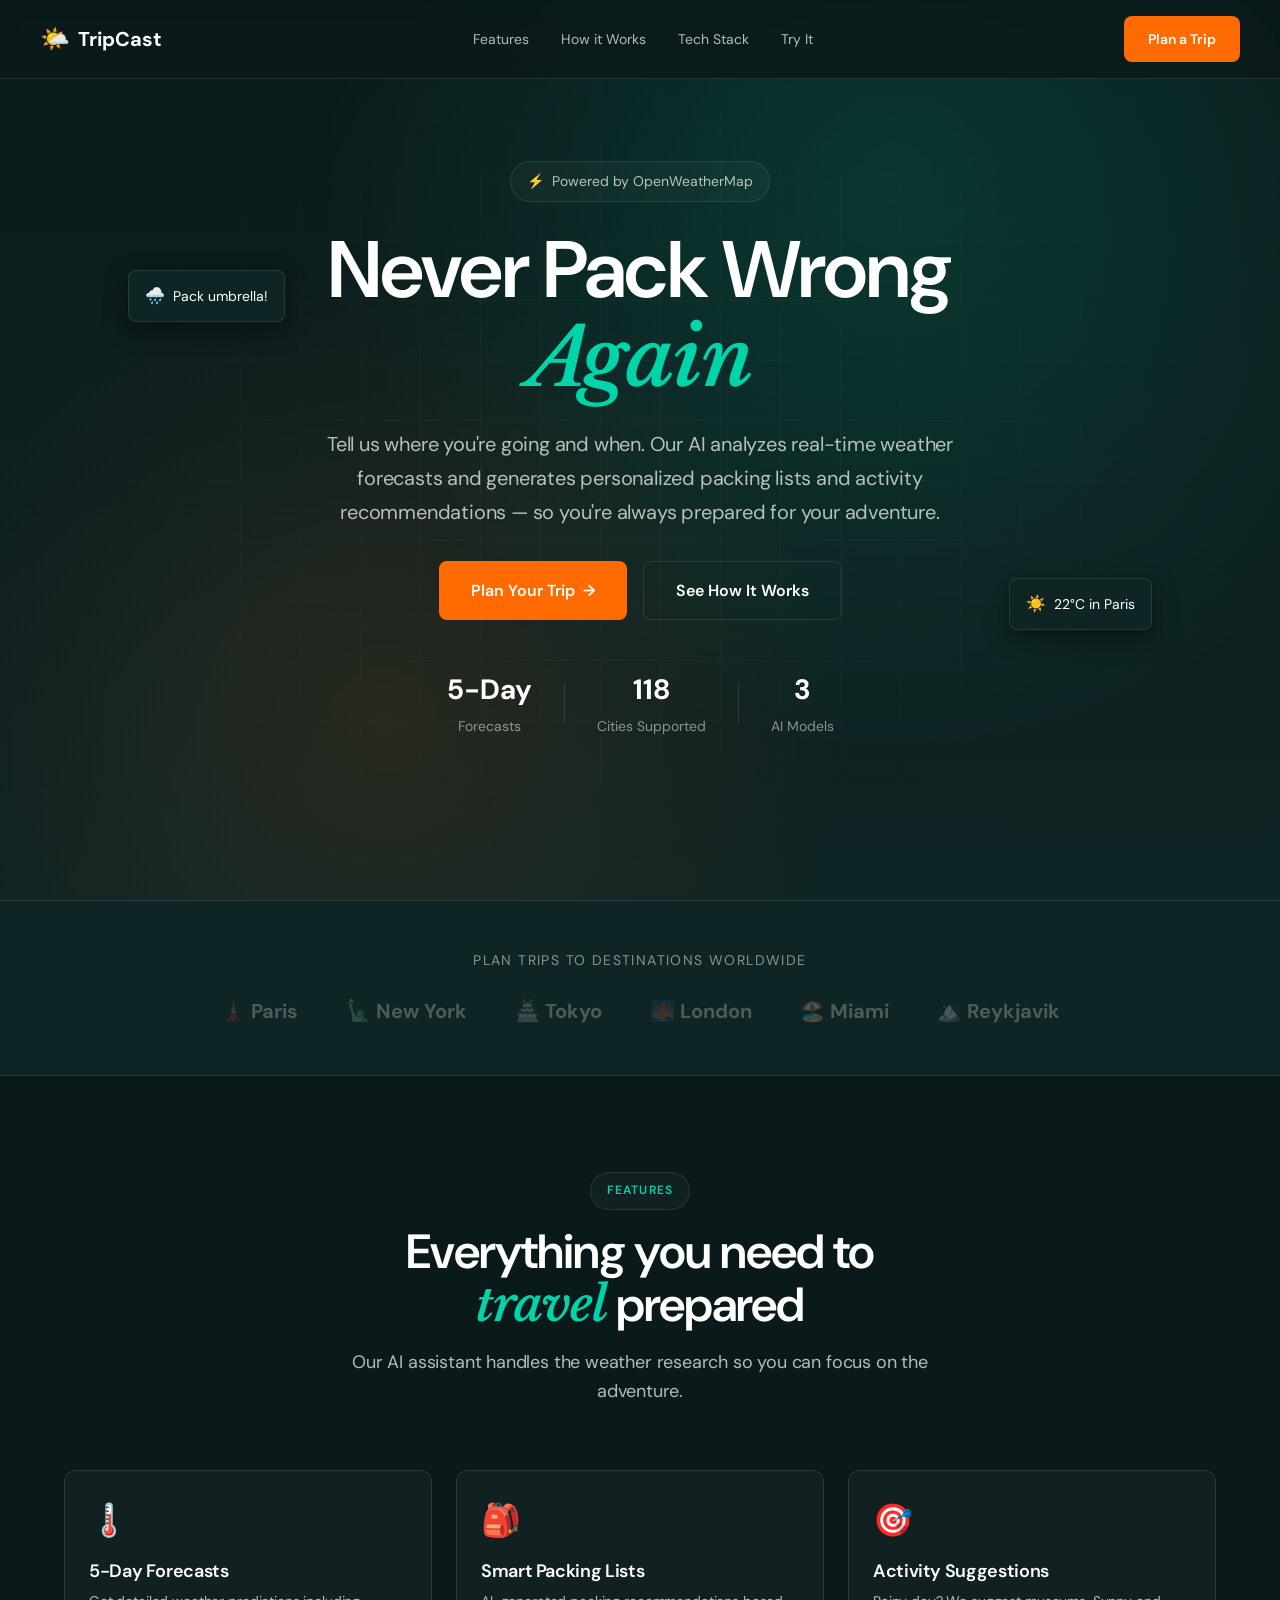
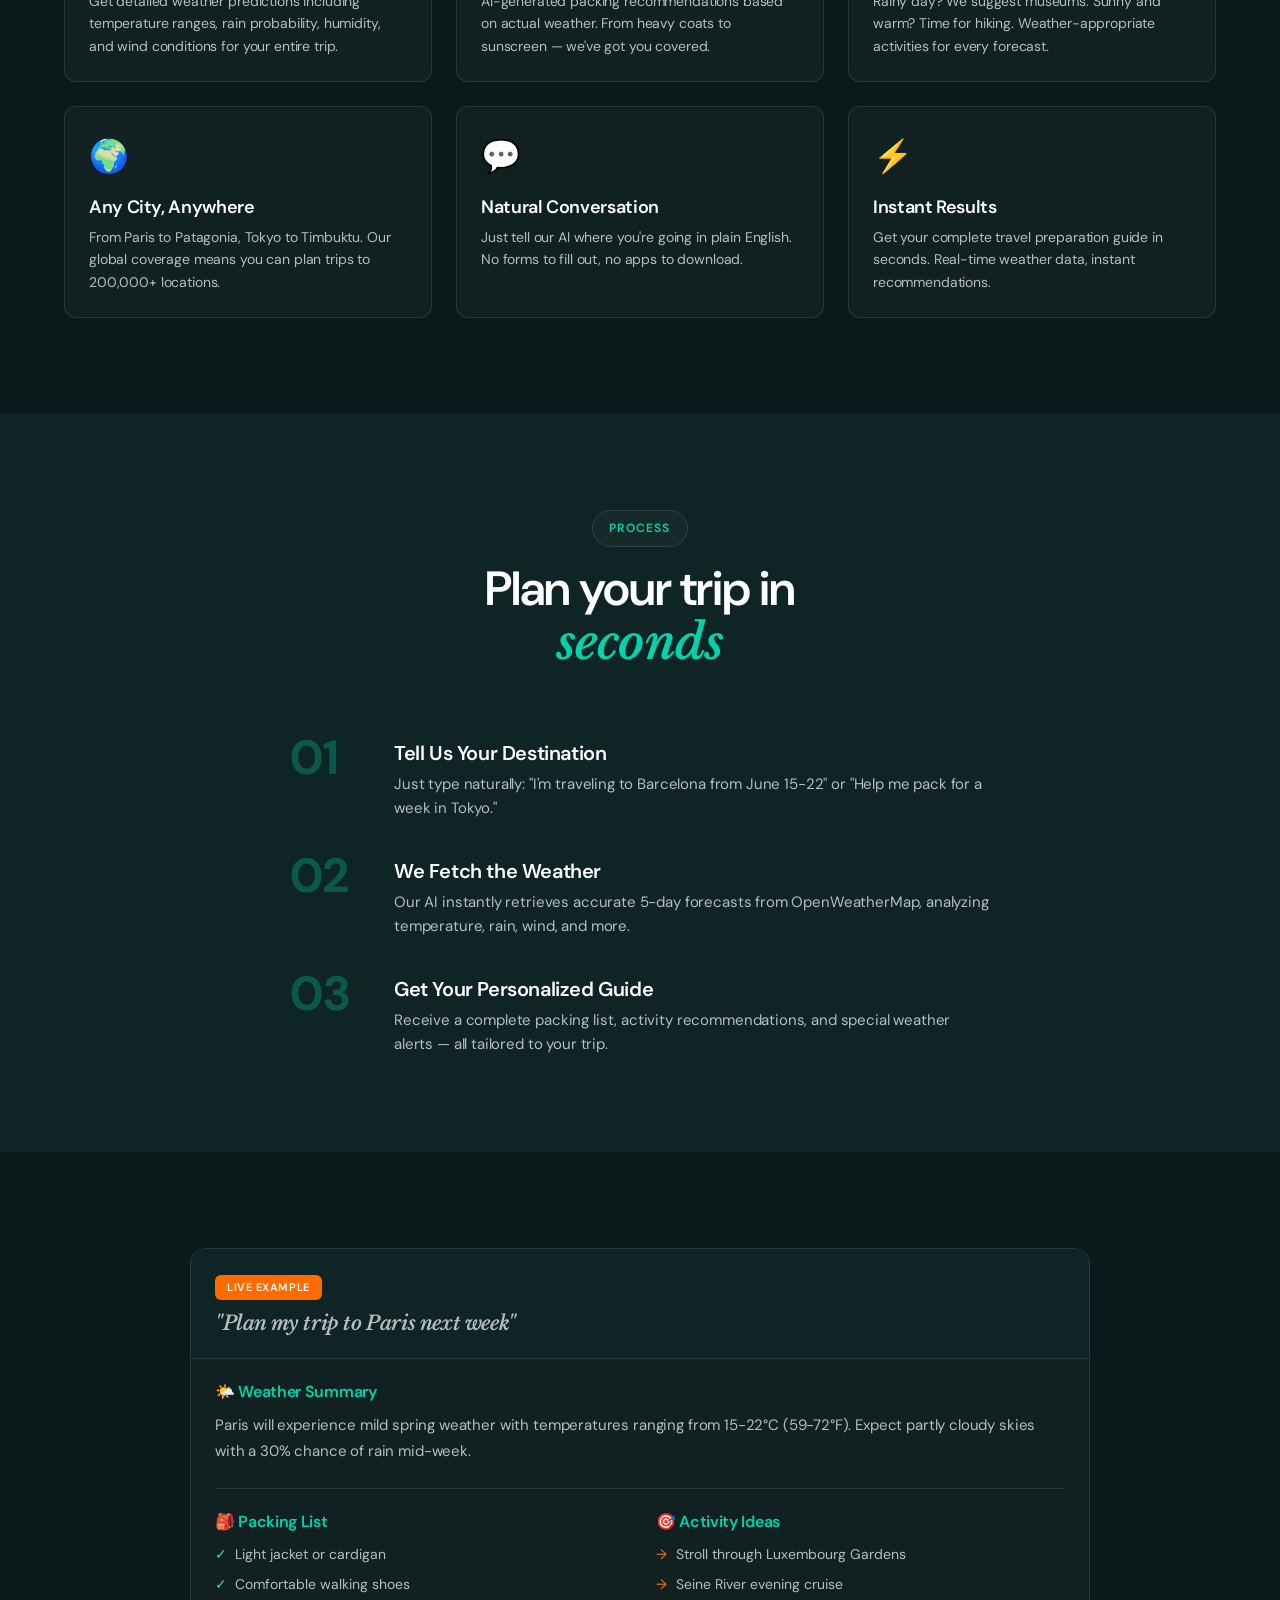
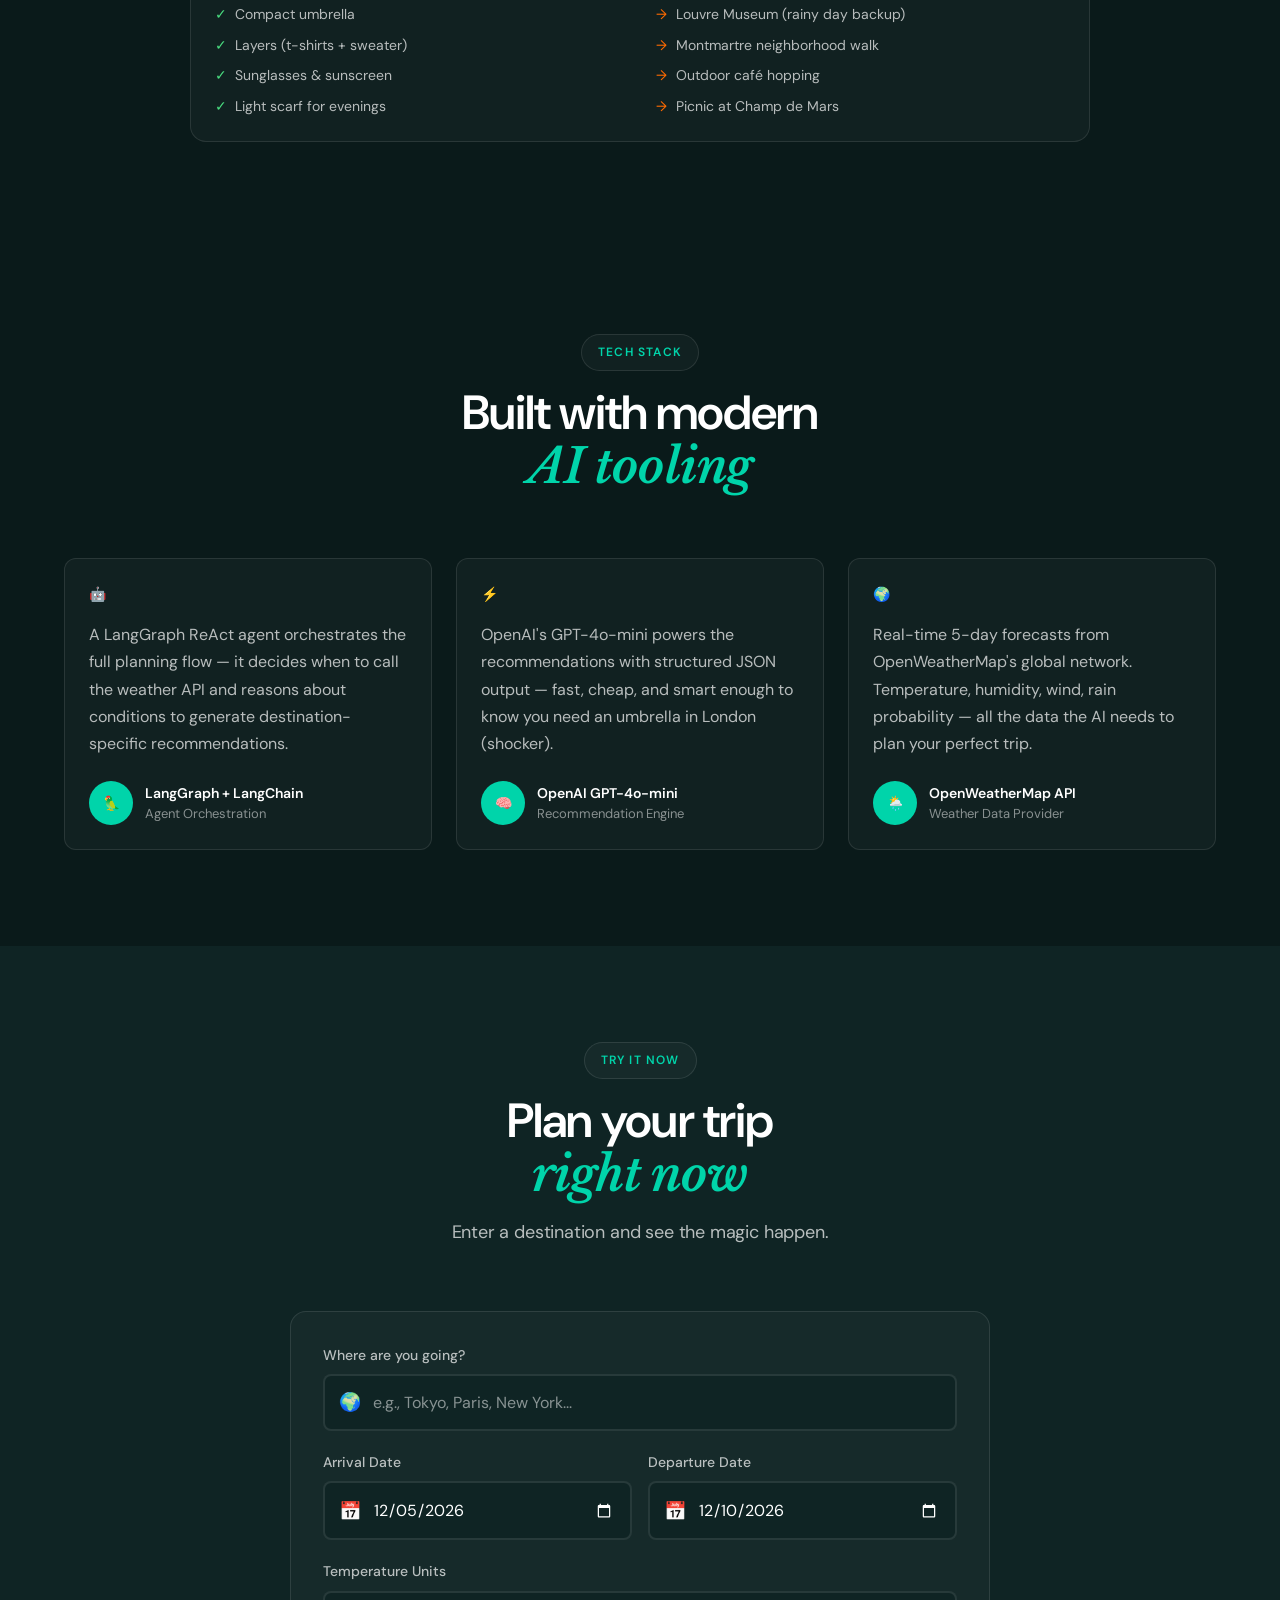
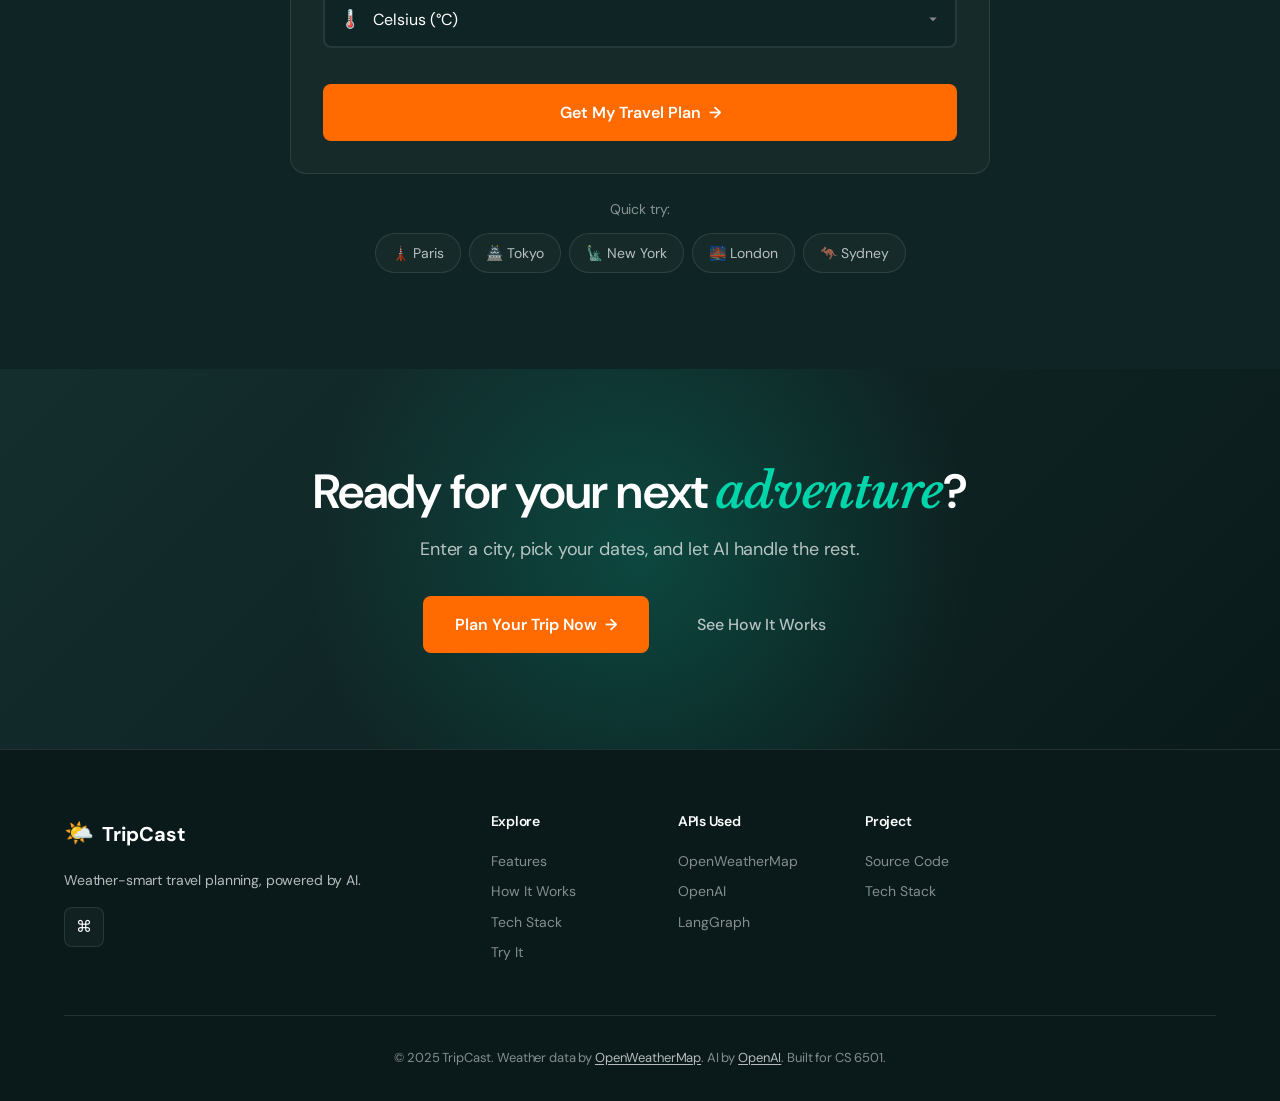
<file: 6501-Topic4ExploringTools/2HourProject/smart-travel-planner/index.html>
<!DOCTYPE html>
<html lang="en">
<head>
  <meta charset="UTF-8">
  <meta name="viewport" content="width=device-width, initial-scale=1.0">
  <title>TripCast — Smart Travel Planner</title>
  <meta name="description" content="AI-powered travel planning. Get weather forecasts, personalized packing lists, and activity recommendations for any destination.">
  
  <!-- Favicon (inline SVG — no extra file needed) -->
  <link rel="icon" href="data:image/svg+xml,<svg xmlns='http://www.w3.org/2000/svg' viewBox='0 0 100 100'><text y='.9em' font-size='90'>🌤️</text></svg>">
  
  <!-- Fonts -->
  <link rel="preconnect" href="https://fonts.googleapis.com">
  <link rel="preconnect" href="https://fonts.gstatic.com" crossorigin>
  <link href="https://fonts.googleapis.com/css2?family=DM+Sans:ital,opsz,wght@0,9..40,300;0,9..40,400;0,9..40,500;0,9..40,600;0,9..40,700;1,9..40,400&family=Libre+Baskerville:ital,wght@0,400;0,700;1,400&display=swap" rel="stylesheet">
  
  <!-- Styles -->
  <link rel="stylesheet" href="styles.css">
</head>
<body>
  <!-- Header -->
  <header class="header">
    <div class="header-content">
      <a href="/" class="logo">
        <span class="logo-icon">🌤️</span>
        <span class="logo-text">TripCast</span>
      </a>
      
      <nav class="nav-desktop">
        <a href="#features">Features</a>
        <a href="#how-it-works">How it Works</a>
        <a href="#tech-stack">Tech Stack</a>
        <a href="#try-it">Try It</a>
      </nav>
      
      <div class="header-actions">
        <a href="#try-it" class="btn-primary">Plan a Trip</a>
      </div>
      
      <button class="mobile-menu-btn" aria-label="Toggle menu">
        <span></span>
        <span></span>
        <span></span>
      </button>
    </div>
  </header>
  
  <!-- Mobile Navigation -->
  <nav class="mobile-nav">
    <a href="#features">Features</a>
    <a href="#how-it-works">How it Works</a>
    <a href="#tech-stack">Tech Stack</a>
    <a href="#try-it">Try It</a>
    <div class="mobile-nav-actions">
      <a href="#try-it" class="btn-primary">Plan a Trip</a>
    </div>
  </nav>
  
  <!-- Hero Section -->
  <section class="hero">
    <div class="hero-bg"></div>
    <div class="hero-content">
      <div class="trust-badge fade-in">
        <span class="trust-badge-icon">⚡</span>
        Powered by OpenWeatherMap
      </div>
      
      <h1 class="hero-title fade-in">
        Never Pack Wrong<br>
        <span class="accent-word">Again</span>
      </h1>
      
      <p class="hero-subtitle fade-in">
        Tell us where you're going and when. Our AI analyzes real-time weather 
        forecasts and generates personalized packing lists and activity 
        recommendations — so you're always prepared for your adventure.
      </p>
      
      <div class="hero-cta fade-in">
        <a href="#try-it" class="btn-primary btn-lg">
          Plan Your Trip
          <span class="btn-arrow">→</span>
        </a>
        <a href="#how-it-works" class="btn-outline btn-lg">
          See How It Works
        </a>
      </div>
      
      <div class="hero-stats fade-in">
        <div class="stat">
          <span class="stat-value">5-Day</span>
          <span class="stat-label">Forecasts</span>
        </div>
        <div class="stat-divider"></div>
        <div class="stat">
          <span class="stat-value">200K+</span>
          <span class="stat-label">Cities Supported</span>
        </div>
        <div class="stat-divider"></div>
        <div class="stat">
          <span class="stat-value">3</span>
          <span class="stat-label">AI Models</span>
        </div>
      </div>
    </div>
    
    <!-- Floating Elements -->
    <div class="floating-card floating-card-1 fade-in">
      <span class="floating-card-icon">🌧️</span>
      <span>Pack umbrella!</span>
    </div>
    <div class="floating-card floating-card-2 fade-in">
      <span class="floating-card-icon">☀️</span>
      <span>22°C in Paris</span>
    </div>
  </section>
  
  <!-- Logo Cloud -->
  <section class="logo-cloud">
    <div class="container">
      <p class="logo-cloud-title">Plan trips to destinations worldwide</p>
      <div class="logo-grid">
        <div class="logo-item">🗼 Paris</div>
        <div class="logo-item">🗽 New York</div>
        <div class="logo-item">🏯 Tokyo</div>
        <div class="logo-item">🌉 London</div>
        <div class="logo-item">🏖️ Miami</div>
        <div class="logo-item">🏔️ Reykjavik</div>
      </div>
    </div>
  </section>
  
  <!-- Features Section -->
  <section id="features" class="section features">
    <div class="container">
      <div class="section-header">
        <span class="section-badge">Features</span>
        <h2 class="section-title fade-in">
          Everything you need to<br>
          <span class="accent-word">travel</span> prepared
        </h2>
        <p class="section-subtitle fade-in">
          Our AI assistant handles the weather research so you can focus on the adventure.
        </p>
      </div>
      
      <div class="feature-grid stagger-children">
        <div class="feature-card">
          <div class="feature-icon">🌡️</div>
          <h3 class="feature-title">5-Day Forecasts</h3>
          <p class="feature-desc">
            Get detailed weather predictions including temperature ranges, 
            rain probability, humidity, and wind conditions for your entire trip.
          </p>
        </div>
        
        <div class="feature-card">
          <div class="feature-icon">🎒</div>
          <h3 class="feature-title">Smart Packing Lists</h3>
          <p class="feature-desc">
            AI-generated packing recommendations based on actual weather. 
            From heavy coats to sunscreen — we've got you covered.
          </p>
        </div>
        
        <div class="feature-card">
          <div class="feature-icon">🎯</div>
          <h3 class="feature-title">Activity Suggestions</h3>
          <p class="feature-desc">
            Rainy day? We suggest museums. Sunny and warm? Time for hiking. 
            Weather-appropriate activities for every forecast.
          </p>
        </div>
        
        <div class="feature-card">
          <div class="feature-icon">🌍</div>
          <h3 class="feature-title">Any City, Anywhere</h3>
          <p class="feature-desc">
            From Paris to Patagonia, Tokyo to Timbuktu. Our global coverage 
            means you can plan trips to 200,000+ locations.
          </p>
        </div>
        
        <div class="feature-card">
          <div class="feature-icon">💬</div>
          <h3 class="feature-title">Natural Conversation</h3>
          <p class="feature-desc">
            Just tell our AI where you're going in plain English. 
            No forms to fill out, no apps to download.
          </p>
        </div>
        
        <div class="feature-card">
          <div class="feature-icon">⚡</div>
          <h3 class="feature-title">Instant Results</h3>
          <p class="feature-desc">
            Get your complete travel preparation guide in seconds. 
            Real-time weather data, instant recommendations.
          </p>
        </div>
      </div>
    </div>
  </section>
  
  <!-- How It Works Section -->
  <section id="how-it-works" class="section how-it-works">
    <div class="container">
      <div class="section-header">
        <span class="section-badge">Process</span>
        <h2 class="section-title fade-in">
          Plan your trip in<br>
          <span class="accent-word">seconds</span>
        </h2>
      </div>
      
      <div class="steps stagger-children">
        <div class="step">
          <div class="step-number">01</div>
          <div class="step-content">
            <h3 class="step-title">Tell Us Your Destination</h3>
            <p class="step-desc">
              Just type naturally: "I'm traveling to Barcelona from June 15-22" 
              or "Help me pack for a week in Tokyo."
            </p>
          </div>
        </div>
        
        <div class="step">
          <div class="step-number">02</div>
          <div class="step-content">
            <h3 class="step-title">We Fetch the Weather</h3>
            <p class="step-desc">
              Our AI instantly retrieves accurate 5-day forecasts from 
              OpenWeatherMap, analyzing temperature, rain, wind, and more.
            </p>
          </div>
        </div>
        
        <div class="step">
          <div class="step-number">03</div>
          <div class="step-content">
            <h3 class="step-title">Get Your Personalized Guide</h3>
            <p class="step-desc">
              Receive a complete packing list, activity recommendations, 
              and special weather alerts — all tailored to your trip.
            </p>
          </div>
        </div>
      </div>
    </div>
  </section>
  
  <!-- Demo Section -->
  <section class="section demo">
    <div class="container">
      <div class="demo-card fade-in">
        <div class="demo-header">
          <span class="demo-badge">Live Example</span>
          <h3 class="demo-title">"Plan my trip to Paris next week"</h3>
        </div>
        <div class="demo-content">
          <div class="demo-weather">
            <h4>🌤️ Weather Summary</h4>
            <p>Paris will experience mild spring weather with temperatures ranging from 15-22°C (59-72°F). Expect partly cloudy skies with a 30% chance of rain mid-week.</p>
          </div>
          <div class="demo-columns">
            <div class="demo-packing">
              <h4>🎒 Packing List</h4>
              <ul>
                <li>Light jacket or cardigan</li>
                <li>Comfortable walking shoes</li>
                <li>Compact umbrella</li>
                <li>Layers (t-shirts + sweater)</li>
                <li>Sunglasses & sunscreen</li>
                <li>Light scarf for evenings</li>
              </ul>
            </div>
            <div class="demo-activities">
              <h4>🎯 Activity Ideas</h4>
              <ul>
                <li>Stroll through Luxembourg Gardens</li>
                <li>Seine River evening cruise</li>
                <li>Louvre Museum (rainy day backup)</li>
                <li>Montmartre neighborhood walk</li>
                <li>Outdoor café hopping</li>
                <li>Picnic at Champ de Mars</li>
              </ul>
            </div>
          </div>
        </div>
      </div>
    </div>
  </section>
  
  <!-- Tech Stack Section -->
  <section id="tech-stack" class="section testimonials">
    <div class="container">
      <div class="section-header">
        <span class="section-badge">Tech Stack</span>
        <h2 class="section-title fade-in">
          Built with modern<br>
          <span class="accent-word">AI tooling</span>
        </h2>
      </div>
      
      <div class="testimonial-grid stagger-children">
        <div class="testimonial-card">
          <div class="testimonial-rating">🤖</div>
          <blockquote class="testimonial-quote">
            A LangGraph ReAct agent orchestrates the full planning flow — it decides
            when to call the weather API and reasons about conditions to generate
            destination-specific recommendations.
          </blockquote>
          <div class="testimonial-author">
            <div class="testimonial-avatar">🦜</div>
            <div class="testimonial-info">
              <span class="testimonial-name">LangGraph + LangChain</span>
              <span class="testimonial-role">Agent Orchestration</span>
            </div>
          </div>
        </div>
        
        <div class="testimonial-card">
          <div class="testimonial-rating">⚡</div>
          <blockquote class="testimonial-quote">
            OpenAI's GPT-4o-mini powers the recommendations with structured
            JSON output — fast, cheap, and smart enough to know you need an
            umbrella in London (shocker).
          </blockquote>
          <div class="testimonial-author">
            <div class="testimonial-avatar">🧠</div>
            <div class="testimonial-info">
              <span class="testimonial-name">OpenAI GPT-4o-mini</span>
              <span class="testimonial-role">Recommendation Engine</span>
            </div>
          </div>
        </div>
        
        <div class="testimonial-card">
          <div class="testimonial-rating">🌍</div>
          <blockquote class="testimonial-quote">
            Real-time 5-day forecasts from OpenWeatherMap's global network.
            Temperature, humidity, wind, rain probability — all the data
            the AI needs to plan your perfect trip.
          </blockquote>
          <div class="testimonial-author">
            <div class="testimonial-avatar">🌦️</div>
            <div class="testimonial-info">
              <span class="testimonial-name">OpenWeatherMap API</span>
              <span class="testimonial-role">Weather Data Provider</span>
            </div>
          </div>
        </div>
      </div>
    </div>
  </section>
  
  <!-- Try It Out Section -->
  <section id="try-it" class="section try-it">
    <div class="container">
      <div class="section-header">
        <span class="section-badge">Try It Now</span>
        <h2 class="section-title fade-in">
          Plan your trip<br>
          <span class="accent-word">right now</span>
        </h2>
        <p class="section-subtitle fade-in">
          Enter a destination and see the magic happen.
        </p>
      </div>
      
      <div class="try-it-container fade-in">
        <form id="trip-form" class="trip-form">
          <div class="form-group">
            <label for="destination">Where are you going?</label>
            <div class="input-group">
              <span class="input-icon">🌍</span>
              <input 
                type="text" 
                id="destination" 
                name="destination" 
                placeholder="e.g., Tokyo, Paris, New York..."
                required
                autocomplete="off"
              >
            </div>
          </div>
          
          <div class="form-row form-row-2col">
            <div class="form-group">
              <label for="start-date">Arrival Date</label>
              <div class="input-group">
                <span class="input-icon">📅</span>
                <input type="date" id="start-date" name="start_date">
              </div>
            </div>
            <div class="form-group">
              <label for="end-date">Departure Date</label>
              <div class="input-group">
                <span class="input-icon">📅</span>
                <input type="date" id="end-date" name="end_date">
              </div>
            </div>
          </div>

          <div class="form-row">
            <div class="form-group">
              <label for="units">Temperature Units</label>
              <div class="input-group">
                <span class="input-icon">🌡️</span>
                <select id="units" name="units">
                  <option value="metric">Celsius (°C)</option>
                  <option value="imperial">Fahrenheit (°F)</option>
                </select>
              </div>
            </div>
          </div>
          
          <button type="submit" class="btn-primary btn-lg btn-block">
            <span class="btn-text">Get My Travel Plan</span>
            <span class="btn-loading" hidden>
              <span class="spinner"></span>
              AI is planning your trip...
            </span>
            <span class="btn-arrow">→</span>
          </button>
        </form>
        
        <!-- Results Container -->
        <div id="results" class="results" hidden>
          <div class="results-header">
            <h3 id="results-title">🌤️ Your Trip Plan</h3>
            <button type="button" class="btn-ghost btn-sm" id="clear-results">Clear</button>
          </div>
          
          <div id="weather-results" class="weather-results">
            <!-- Weather data will be inserted here -->
          </div>
          
          <div class="results-grid">
            <div class="results-card" id="packing-results">
              <h4>🎒 Packing Recommendations</h4>
              <div class="results-content">
                <!-- Packing list will be inserted here -->
              </div>
            </div>
            
            <div class="results-card" id="activity-results">
              <h4>🎯 Activity Suggestions</h4>
              <div class="results-content">
                <!-- Activities will be inserted here -->
              </div>
            </div>
          </div>
        </div>
        
        <!-- Error Container -->
        <div id="error-container" class="error-container" hidden>
          <span class="error-icon">⚠️</span>
          <p id="error-message"></p>
          <button type="button" class="btn-outline btn-sm" id="retry-btn">Try Again</button>
        </div>
      </div>
      
      <!-- Quick City Buttons -->
      <div class="quick-cities fade-in">
        <p>Quick try:</p>
        <div class="city-buttons">
          <button type="button" class="city-btn" data-city="Paris">🗼 Paris</button>
          <button type="button" class="city-btn" data-city="Tokyo">🏯 Tokyo</button>
          <button type="button" class="city-btn" data-city="New York">🗽 New York</button>
          <button type="button" class="city-btn" data-city="London">🌉 London</button>
          <button type="button" class="city-btn" data-city="Sydney">🦘 Sydney</button>
        </div>
      </div>
    </div>
  </section>
  
  <!-- CTA Section -->
  <section class="section cta">
    <div class="container">
      <div class="cta-content fade-in">
        <h2 class="cta-title">
          Ready for your next <span class="accent-word">adventure</span>?
        </h2>
        <p class="cta-subtitle">
          Enter a city, pick your dates, and let AI handle the rest.
        </p>
        <div class="cta-actions">
          <a href="#try-it" class="btn-primary btn-lg">
            Plan Your Trip Now
            <span class="btn-arrow">→</span>
          </a>
          <a href="#how-it-works" class="btn-ghost btn-lg">See How It Works</a>
        </div>
      </div>
    </div>
  </section>
  
  <!-- Footer -->
  <footer class="footer">
    <div class="container">
      <div class="footer-grid">
        <div class="footer-brand">
          <a href="/" class="logo">
            <span class="logo-icon">🌤️</span>
            <span class="logo-text">TripCast</span>
          </a>
          <p class="footer-tagline">
            Weather-smart travel planning, powered by AI.
          </p>
          <div class="social-links">
            <a href="https://github.com" target="_blank" rel="noopener" aria-label="GitHub">⌘</a>
          </div>
        </div>
        
        <div class="footer-links">
          <div class="footer-column">
            <h4>Explore</h4>
            <a href="#features">Features</a>
            <a href="#how-it-works">How It Works</a>
            <a href="#tech-stack">Tech Stack</a>
            <a href="#try-it">Try It</a>
          </div>
          <div class="footer-column">
            <h4>APIs Used</h4>
            <a href="https://openweathermap.org/api" target="_blank" rel="noopener">OpenWeatherMap</a>
            <a href="https://platform.openai.com/docs" target="_blank" rel="noopener">OpenAI</a>
            <a href="https://langchain-ai.github.io/langgraph/" target="_blank" rel="noopener">LangGraph</a>
          </div>
          <div class="footer-column">
            <h4>Project</h4>
            <a href="https://github.com" target="_blank" rel="noopener">Source Code</a>
            <a href="#tech-stack">Tech Stack</a>
          </div>
        </div>
      </div>
      
      <div class="footer-bottom">
        <p>&copy; 2025 TripCast. Weather data by <a href="https://openweathermap.org" target="_blank" rel="noopener">OpenWeatherMap</a>. AI by <a href="https://openai.com" target="_blank" rel="noopener">OpenAI</a>. Built for CS 6501.</p>
      </div>
    </div>
  </footer>
  
  <script src="ui-effects.js"></script>
  <script src="script.js"></script>
</body>
</html>
</file>
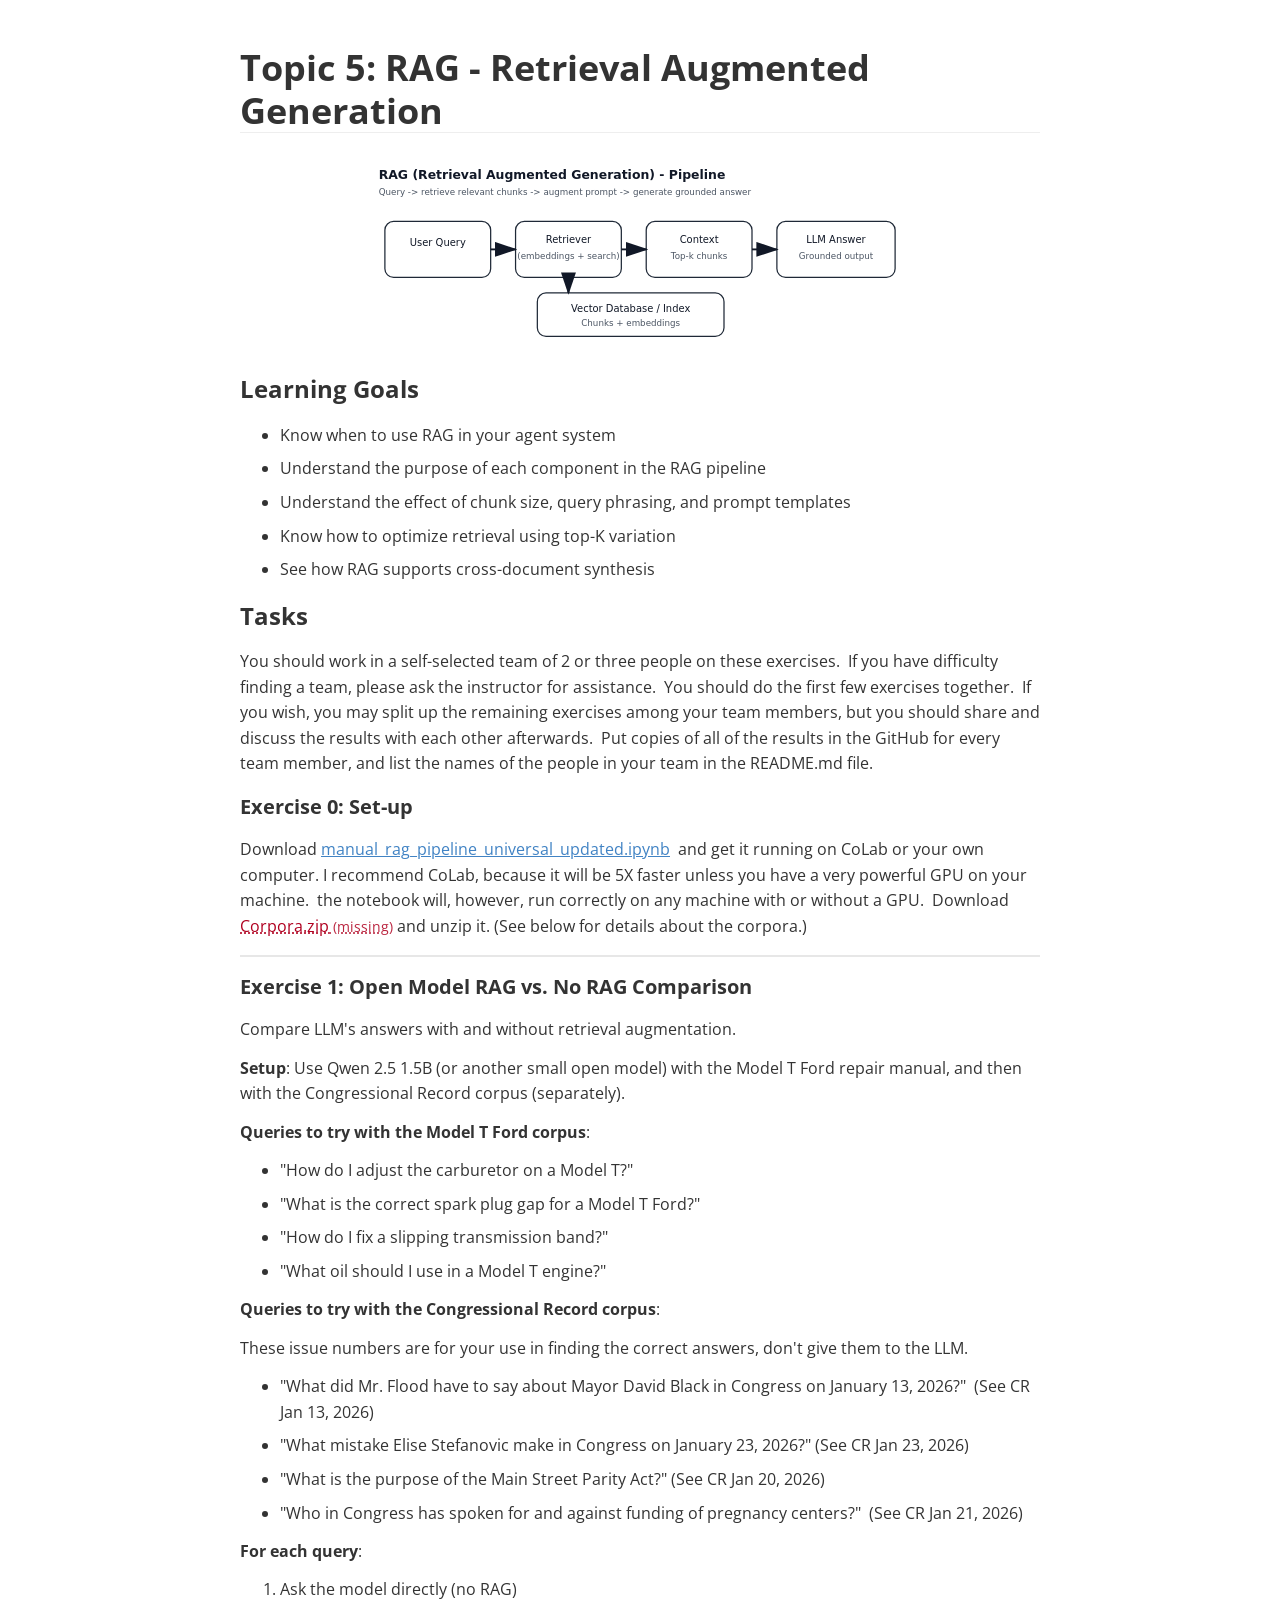
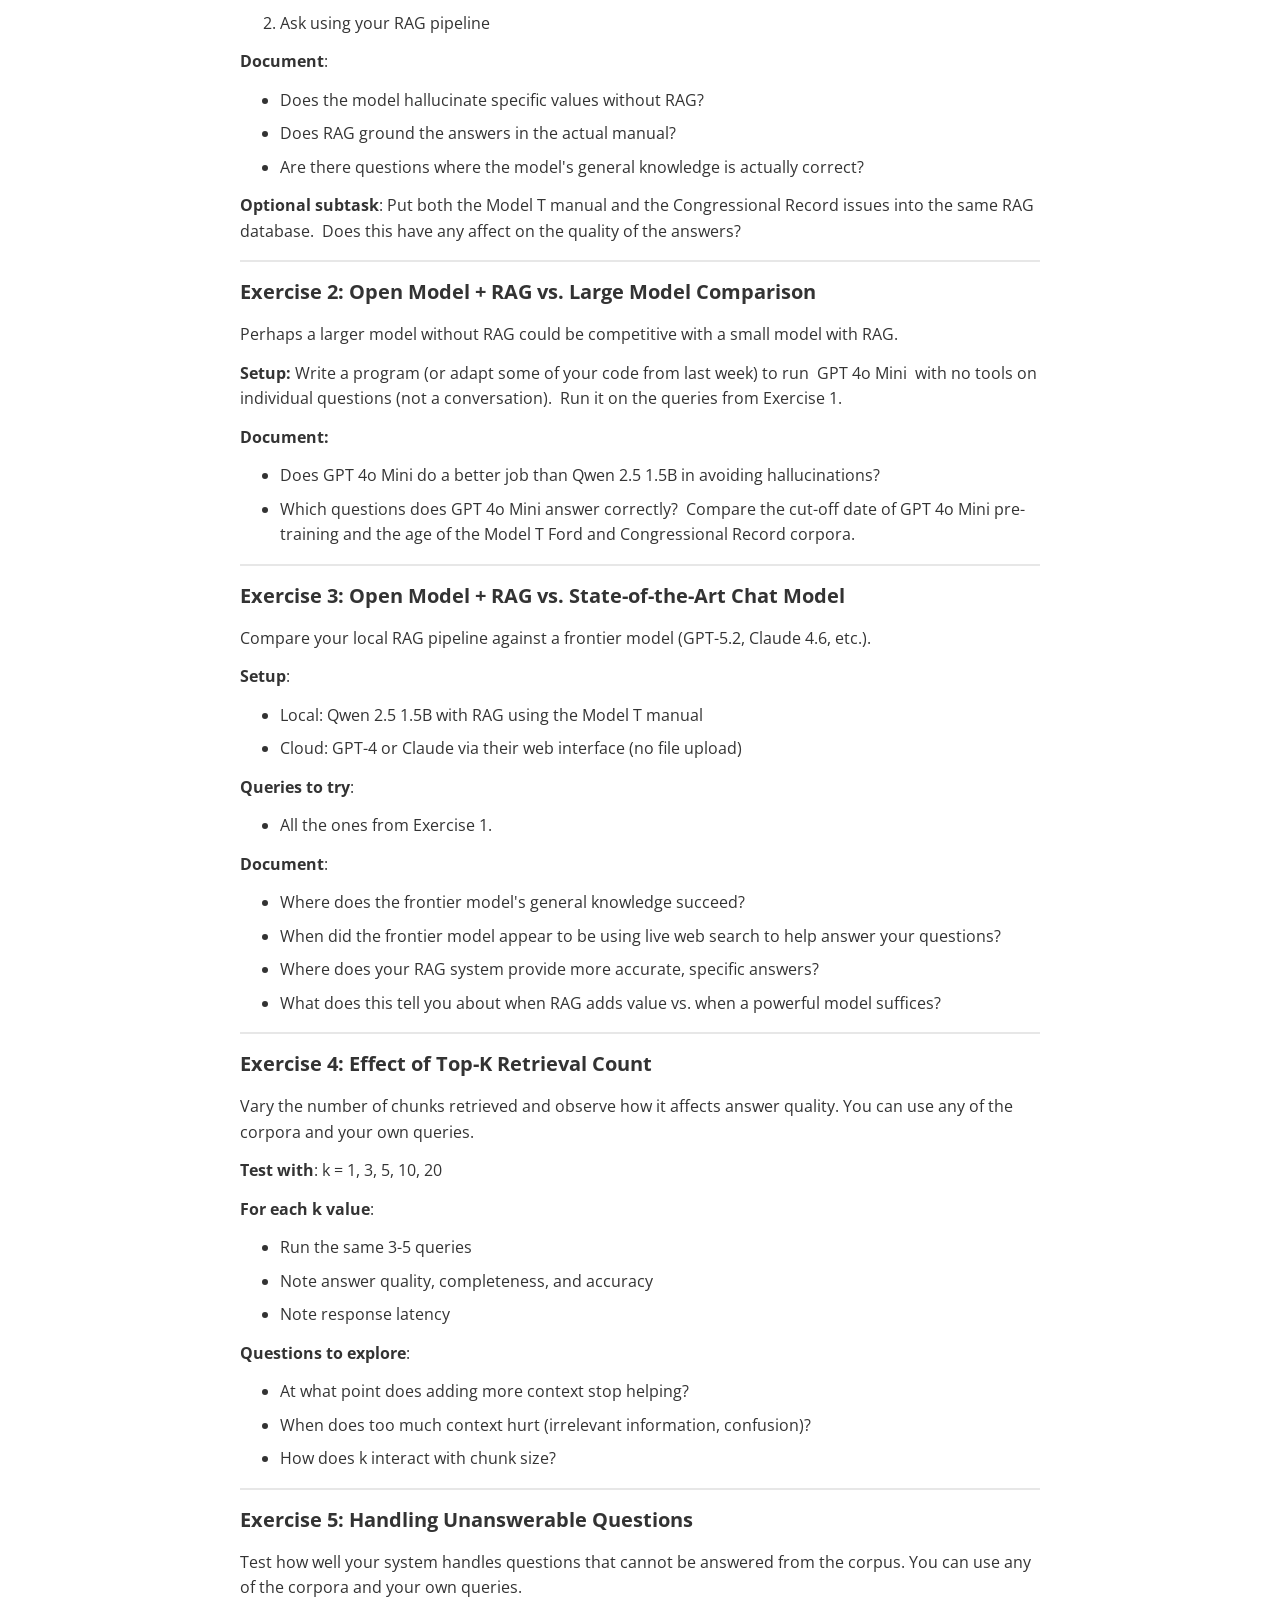
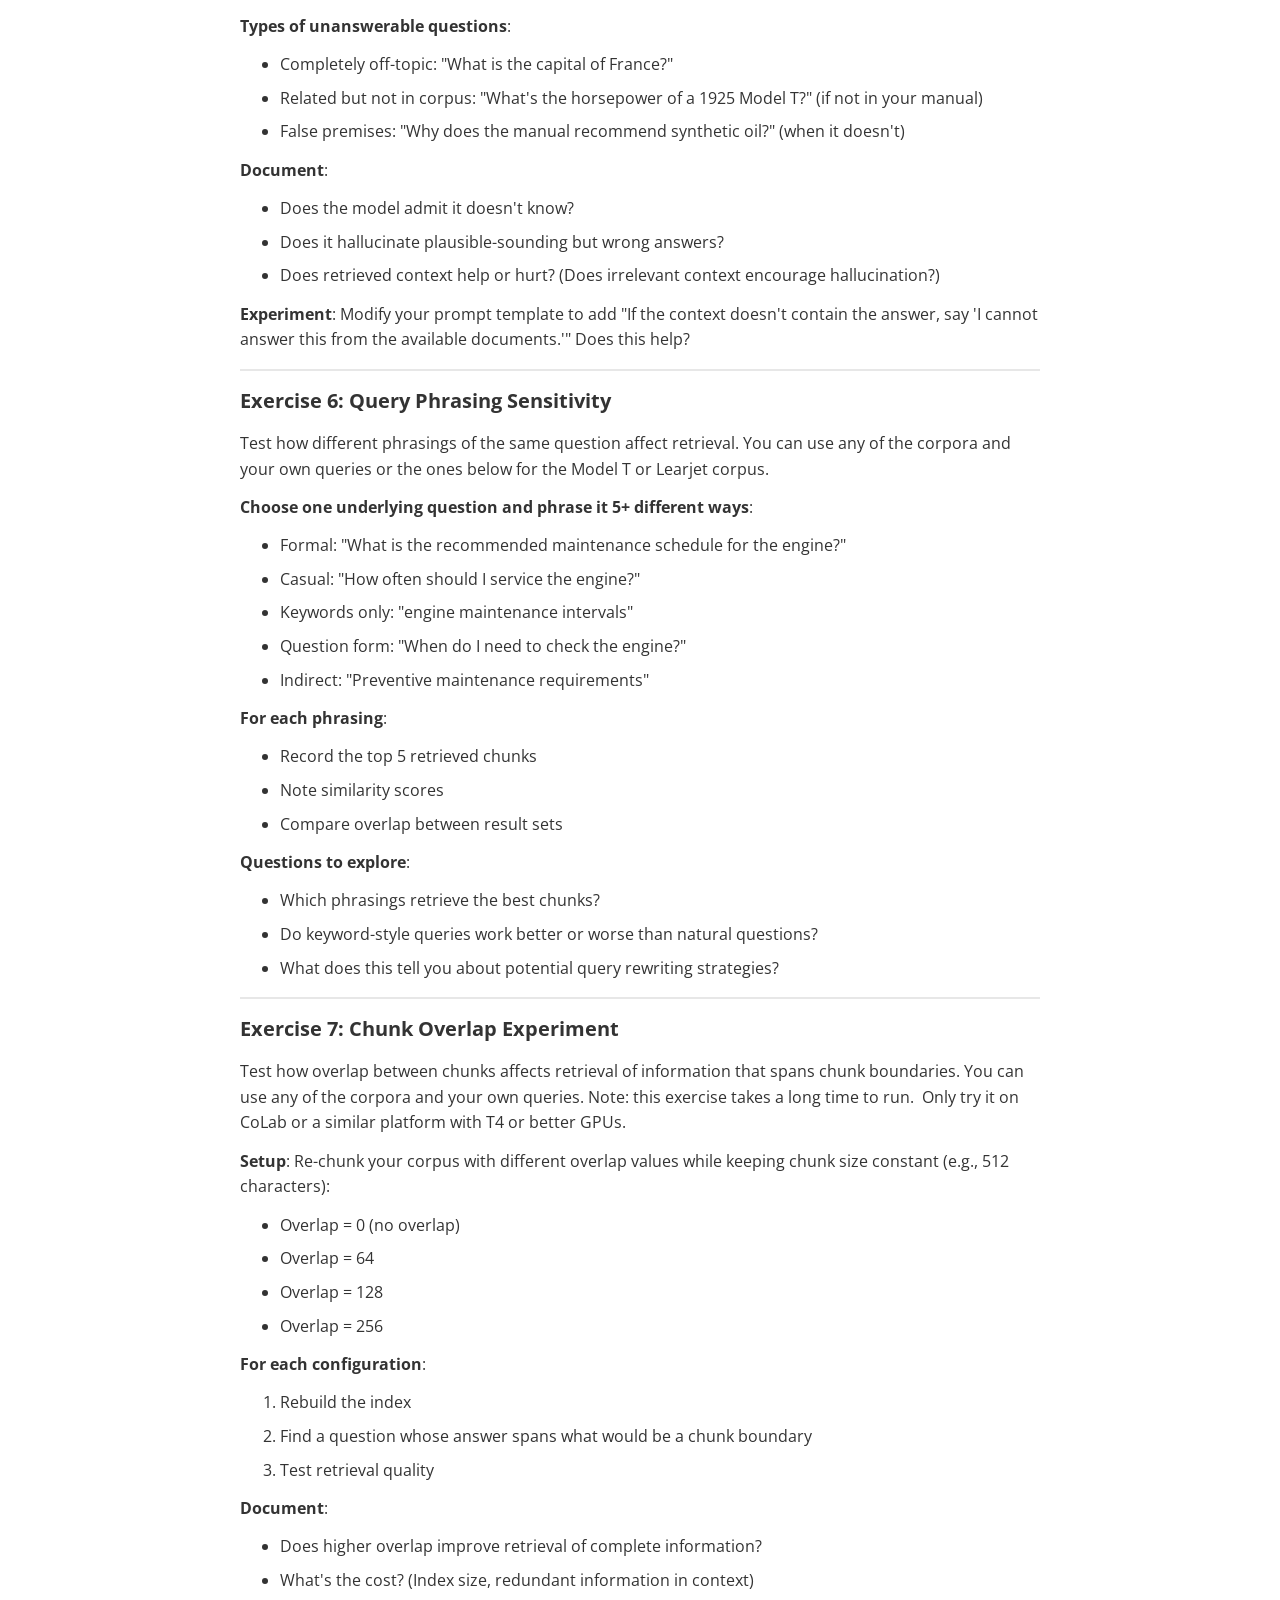
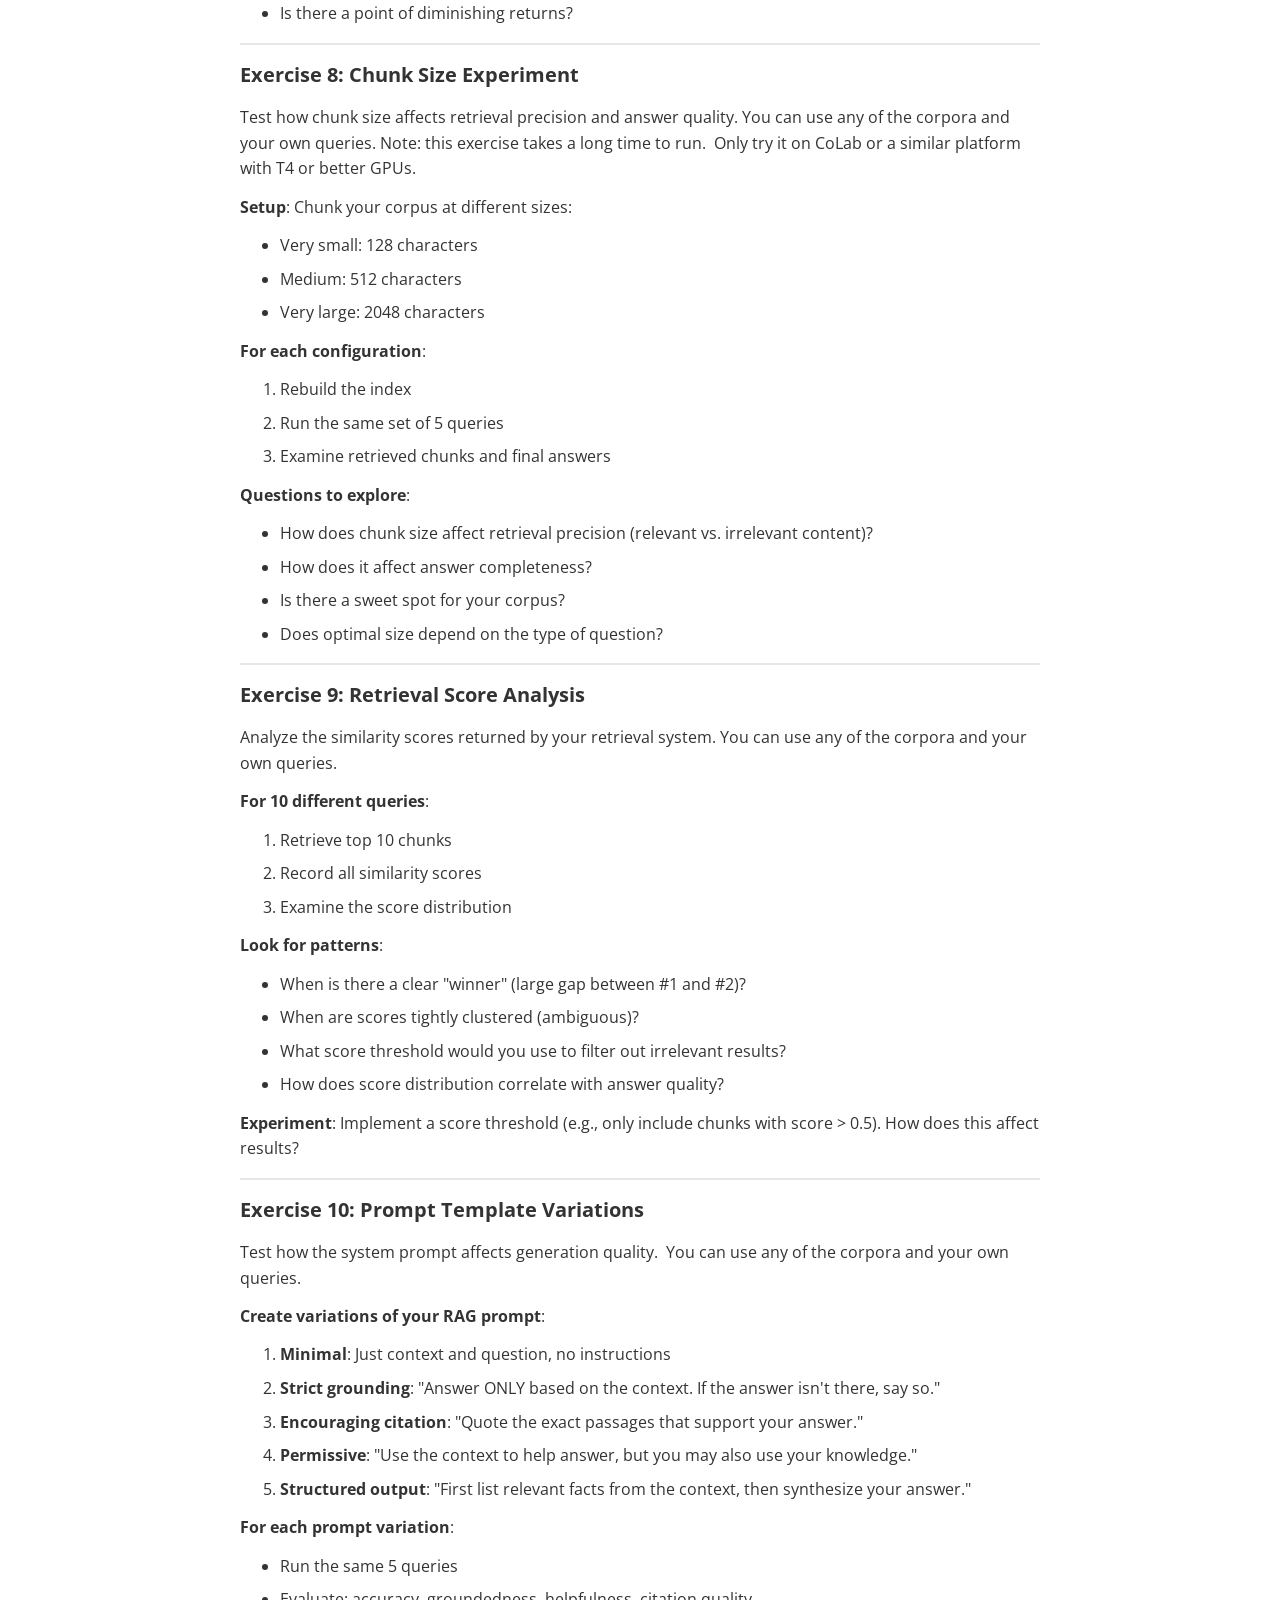
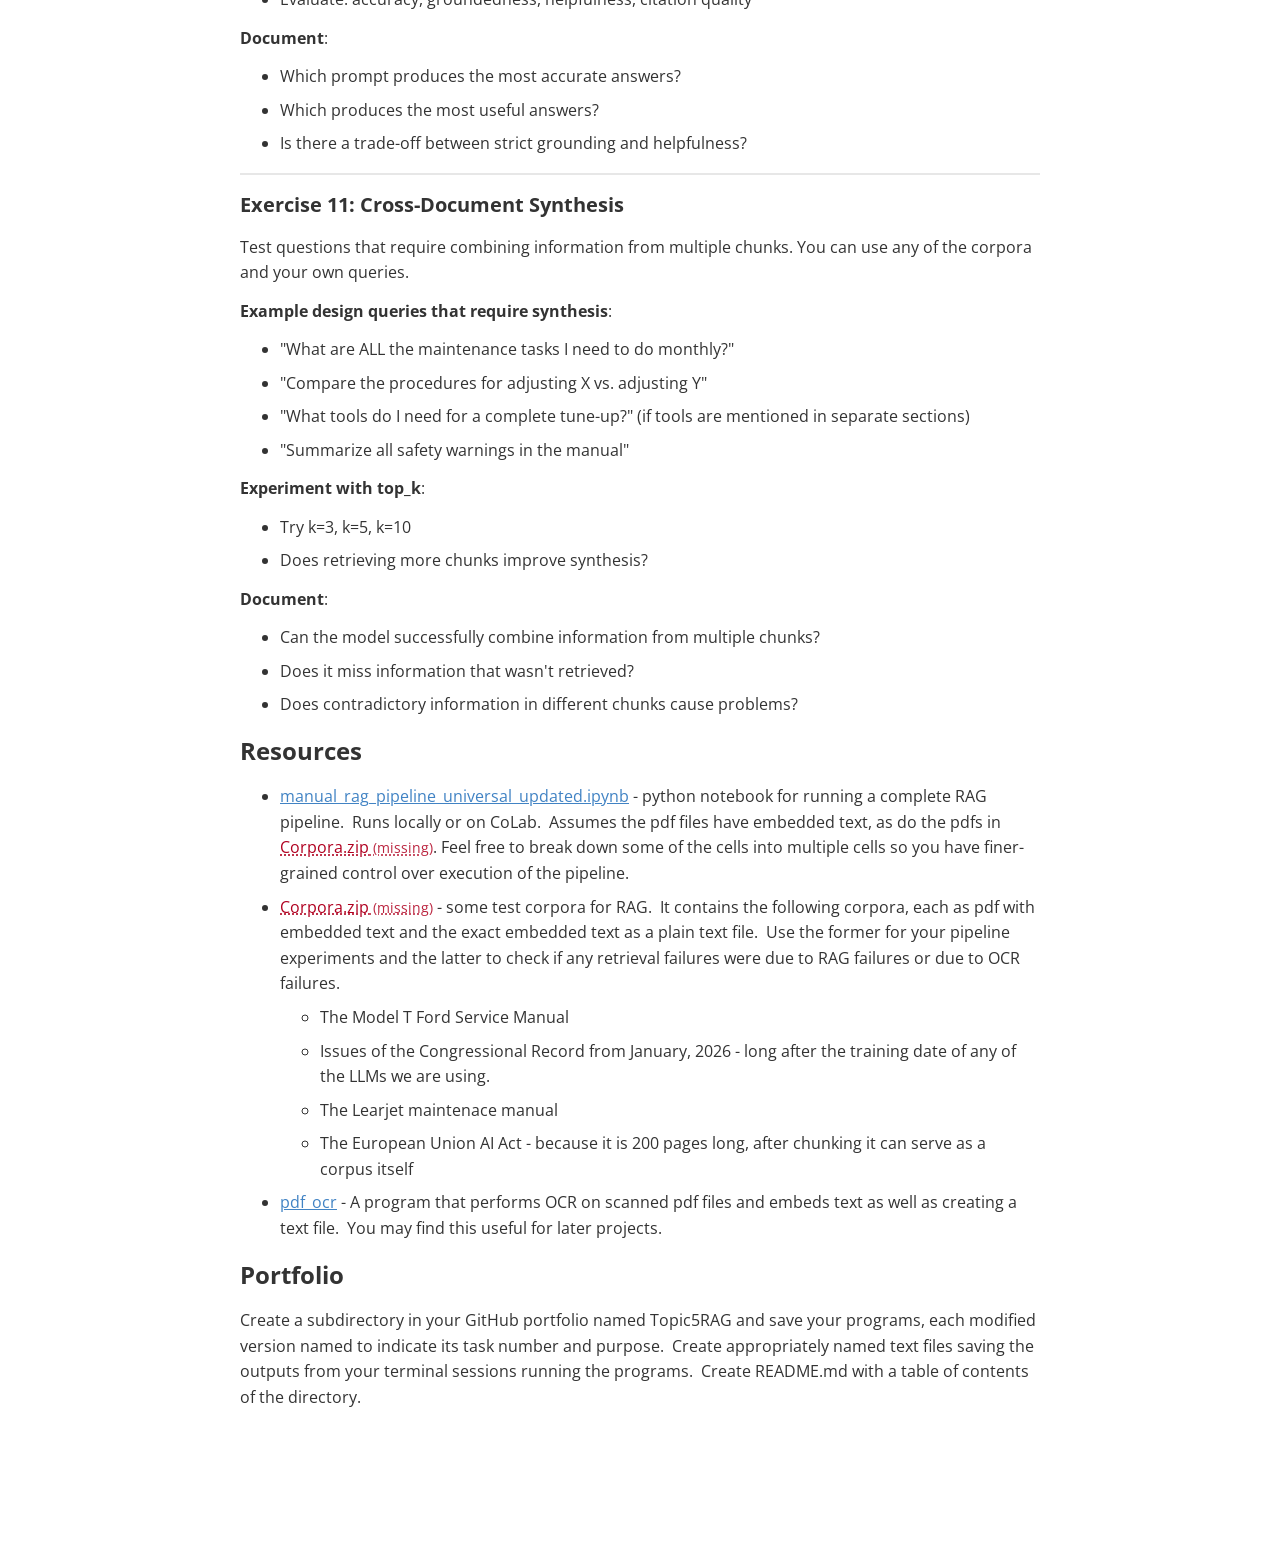
<file: 6501-Topic5RAG/rag.html>
<!doctype html>
<html lang="en">
<head>
<meta charset="UTF-8">
<meta name="viewport" content="width=device-width, initial-scale=1"><style type='text/css'>html {overflow-x: initial !important;}</style>
<style type='text/css'  id="style-base">:root { --bg-color: #ffffff; --text-color: #333333; --select-text-bg-color: #B5D6FC; --select-text-font-color: auto; --monospace: "Lucida Console",Consolas,"Courier",monospace; --title-bar-height: 20px; }
.mac-os-11 { --title-bar-height: 28px; }
html { font-size: 14px; background-color: var(--bg-color); color: var(--text-color); font-family: "Helvetica Neue", Helvetica, Arial, "Segoe UI Emoji", "SF Pro", sans-serif; -webkit-font-smoothing: antialiased; }
h1, h2, h3, h4, h5 { white-space: pre-wrap; }
body { margin: 0px; padding: 0px; height: auto; inset: 0px; font-size: 1rem; line-height: 1.428571; overflow-x: hidden; background: inherit; }
iframe { margin: auto; }
a.url { word-break: break-all; }
a:active, a:hover { outline: 0px; }
.in-text-selection, ::selection { text-shadow: none; background: var(--select-text-bg-color); color: var(--select-text-font-color); }
#write { margin: 0px auto; height: auto; width: inherit; word-break: normal; overflow-wrap: break-word; position: relative; white-space: normal; overflow-x: visible; padding-top: 36px; }
#write.first-line-indent p { text-indent: 2em; }
#write.first-line-indent li p, #write.first-line-indent p *, #write.first-line-indent svg * { text-indent: 0px; }
#write.first-line-indent li { margin-left: 2em; }
.for-image #write { padding-left: 8px; padding-right: 8px; }
body.typora-export { padding-left: 30px; padding-right: 30px; }
.typora-export .footnote-line, .typora-export li, .typora-export p { white-space: pre-wrap; }
.typora-export .task-list-item input { pointer-events: none; }
@media screen and (max-width: 500px) {
  body.typora-export { padding-left: 0px; padding-right: 0px; }
  #write { padding-left: 20px; padding-right: 20px; }
}
#write li > figure:last-child { margin-bottom: 0.5rem; }
#write ol, #write ul { position: relative; }
img { max-width: 100%; vertical-align: middle; image-orientation: from-image; }
button, input, select, textarea { color: inherit; font-style: inherit; font-variant-caps: inherit; font-weight: inherit; font-width: inherit; font-size: inherit; line-height: inherit; font-family: inherit; font-size-adjust: inherit; font-kerning: inherit; font-variant-alternates: inherit; font-variant-ligatures: inherit; font-variant-numeric: inherit; font-variant-east-asian: inherit; font-variant-position: inherit; font-variant-emoji: inherit; font-feature-settings: inherit; font-optical-sizing: inherit; font-variation-settings: inherit; }
input[type="checkbox"], input[type="radio"] { line-height: normal; padding: 0px; }
*, ::after, ::before { box-sizing: border-box; }
#write h1, #write h2, #write h3, #write h4, #write h5, #write h6, #write p, #write pre { width: inherit; position: relative; }
#write svg h1, #write svg h2, #write svg h3, #write svg h4, #write svg h5, #write svg h6, #write svg p { position: static; }
svg sub, svg sup { position: static; }
.nodeLabel p { padding-right: 2px; padding-left: 2px; }
.typora-export .nodeLabel p { padding-right: 0px; padding-left: 0px; }
foreignObject { overflow: visible; }
p { line-height: inherit; }
h1, h2, h3, h4, h5, h6 { break-after: avoid-page; break-inside: avoid; orphans: 4; }
p { orphans: 4; }
li p { orphans: 1; }
h1 { font-size: 2rem; }
h2 { font-size: 1.8rem; }
h3 { font-size: 1.6rem; }
h4 { font-size: 1.4rem; }
h5 { font-size: 1.2rem; }
h6 { font-size: 1rem; }
.md-math-block, .md-rawblock, h1, h2, h3, h4, h5, h6, p { margin-top: 1rem; margin-bottom: 1rem; }
.hidden { display: none; }
.md-blockmeta { color: rgb(204, 204, 204); font-weight: 700; font-style: italic; }
a { cursor: pointer; }
sup.md-footnote { padding: 2px 4px; background-color: rgba(238, 238, 238, 0.7); color: rgb(85, 85, 85); border-radius: 4px; cursor: pointer; }
sup.md-footnote a, sup.md-footnote a:hover { color: inherit; text-transform: inherit; text-decoration: inherit; }
#write input[type="checkbox"] { cursor: pointer; width: inherit; height: inherit; }
figure { overflow-x: auto; margin: 1.2em 0px; max-width: calc(100% + 16px); padding: 0px; }
figure > table { margin: 0px; }
thead, tr { break-inside: avoid; break-after: auto; }
thead { display: table-header-group; }
table { border-collapse: collapse; border-spacing: 0px; width: 100%; overflow: auto; break-inside: auto; text-align: left; }
table.md-table td { min-width: 32px; }
.CodeMirror-gutters { border-right-width: 0px; border-right-style: none; border-right-color: currentcolor; background-color: inherit; }
.CodeMirror-linenumber { -webkit-user-select: none; }
.CodeMirror { text-align: left; }
.CodeMirror-placeholder { opacity: 0.3; }
.CodeMirror pre { padding: 0px 4px; }
.CodeMirror-lines { padding: 0px; }
div.hr:focus { cursor: none; }
#write pre { white-space: pre-wrap; }
#write.fences-no-line-wrapping pre { white-space: pre; }
#write pre.ty-contain-cm { white-space: normal; }
.CodeMirror-gutters { margin-right: 4px; }
.md-fences { font-size: 0.9rem; display: block; break-inside: avoid; text-align: left; overflow: visible; white-space: pre; background: inherit; position: relative !important; }
.md-fences-adv-panel { width: 100%; margin-top: 10px; text-align: center; padding-top: 0px; padding-bottom: 8px; overflow-x: auto; }
#write .md-fences.mock-cm { white-space: pre-wrap; }
.md-fences.md-fences-with-lineno { padding-left: 0px; }
#write.fences-no-line-wrapping .md-fences.mock-cm { white-space: pre; overflow-x: auto; }
.md-fences.mock-cm.md-fences-with-lineno { padding-left: 8px; }
.CodeMirror-line, twitterwidget { break-inside: avoid; }
svg { break-inside: avoid; }
.footnotes { opacity: 0.8; font-size: 0.9rem; margin-top: 1em; margin-bottom: 1em; }
.footnotes + .footnotes { margin-top: 0px; }
.md-reset { margin: 0px; padding: 0px; border: 0px; outline: 0px; vertical-align: top; background: 0px 0px; text-decoration: none; text-shadow: none; float: none; position: static; width: auto; height: auto; white-space: nowrap; cursor: inherit; line-height: normal; font-weight: 400; text-align: left; box-sizing: content-box; direction: ltr; }
li div { padding-top: 0px; }
blockquote { margin: 1rem 0px; }
li .mathjax-block, li p { margin: 0.5rem 0px; }
li blockquote { margin: 1rem 0px; }
li { margin: 0px; position: relative; }
blockquote > :last-child { margin-bottom: 0px; }
blockquote > :first-child, li > :first-child { margin-top: 0px; }
.footnotes-area { color: rgb(136, 136, 136); margin-top: 0.714rem; padding-bottom: 0.143rem; white-space: normal; }
#write .footnote-line { white-space: pre-wrap; }
@media print {
  body, html { border: 1px solid transparent; height: 99%; break-after: avoid; break-before: avoid; font-variant-ligatures: no-common-ligatures; }
  #write { margin-top: 0px; border-color: transparent !important; padding-top: 0px !important; padding-bottom: 0px !important; }
  .typora-export * { print-color-adjust: exact; }
  .typora-export #write { break-after: avoid; }
  .typora-export #write::after { height: 0px; }
  .is-mac table { break-inside: avoid; }
  #write > p:nth-child(1) { margin-top: 0px; }
  .typora-export-show-outline .typora-export-sidebar { display: none; }
  figure { overflow-x: visible; }
}
.footnote-line { margin-top: 0.714em; font-size: 0.7em; }
a img, img a { cursor: pointer; }
pre.md-meta-block { font-size: 0.8rem; min-height: 0.8rem; white-space: pre-wrap; background: rgb(204, 204, 204); display: block; overflow-x: hidden; }
p > .md-image:only-child:not(.md-img-error) img, p > img:only-child { display: block; margin: auto; }
#write.first-line-indent p > .md-image:only-child:not(.md-img-error) img { left: -2em; position: relative; }
p > .md-image:only-child { display: inline-block; width: 100%; }
#write .MathJax_Display { margin: 0.8em 0px 0px; }
.md-math-block { width: 100%; }
.md-math-block:not(:empty)::after { display: none; }
.MathJax_ref { fill: currentcolor; }
[contenteditable="true"]:active, [contenteditable="true"]:focus, [contenteditable="false"]:active, [contenteditable="false"]:focus { outline: 0px; box-shadow: none; }
.md-task-list-item { position: relative; list-style-type: none; }
.task-list-item.md-task-list-item { padding-left: 0px; }
.md-task-list-item > input { position: absolute; top: 0px; left: 0px; margin-left: -1.2em; margin-top: calc(1em - 10px); border: medium; }
.math { font-size: 1rem; }
.md-toc { min-height: 3.58rem; position: relative; font-size: 0.9rem; border-radius: 10px; }
.md-toc-content { position: relative; margin-left: 0px; }
.md-toc-content::after, .md-toc::after { display: none; }
.md-toc-item { display: block; color: rgb(65, 131, 196); }
.md-toc-item a { text-decoration: none; }
.md-toc-inner:hover { text-decoration: underline; }
.md-toc-inner { display: inline-block; cursor: pointer; }
.md-toc-h1 .md-toc-inner { margin-left: 0px; font-weight: 700; }
.md-toc-h2 .md-toc-inner { margin-left: 2em; }
.md-toc-h3 .md-toc-inner { margin-left: 4em; }
.md-toc-h4 .md-toc-inner { margin-left: 6em; }
.md-toc-h5 .md-toc-inner { margin-left: 8em; }
.md-toc-h6 .md-toc-inner { margin-left: 10em; }
@media screen and (max-width: 48em) {
  .md-toc-h3 .md-toc-inner { margin-left: 3.5em; }
  .md-toc-h4 .md-toc-inner { margin-left: 5em; }
  .md-toc-h5 .md-toc-inner { margin-left: 6.5em; }
  .md-toc-h6 .md-toc-inner { margin-left: 8em; }
}
a.md-toc-inner { font-size: inherit; font-style: inherit; font-weight: inherit; line-height: inherit; }
.footnote-line a:not(.reversefootnote) { color: inherit; }
.reversefootnote { font-family: ui-monospace, sans-serif; }
.md-attr { display: none; }
.md-fn-count::after { content: "."; }
code, pre, samp, tt { font-family: var(--monospace); }
kbd { margin: 0px 0.1em; padding: 0.1em 0.6em; font-size: 0.8em; color: rgb(36, 39, 41); background: rgb(255, 255, 255); border: 1px solid rgb(173, 179, 185); border-radius: 3px; box-shadow: rgba(12, 13, 14, 0.2) 0px 1px 0px, rgb(255, 255, 255) 0px 0px 0px 2px inset; white-space: nowrap; vertical-align: middle; }
.md-comment { color: rgb(162, 127, 3); opacity: 0.6; font-family: var(--monospace); }
code { text-align: left; vertical-align: initial; }
a.md-print-anchor { white-space: pre !important; border-width: medium !important; border-style: none !important; border-color: currentcolor !important; display: inline-block !important; position: absolute !important; width: 1px !important; right: 0px !important; outline: 0px !important; background: 0px 0px !important; text-decoration: initial !important; text-shadow: initial !important; }
.os-windows.monocolor-emoji .md-emoji { font-family: "Segoe UI Symbol", sans-serif; }
.md-diagram-panel > svg { max-width: 100%; }
[lang="flow"] svg, [lang="mermaid"] svg { max-width: 100%; height: auto; }
[lang="mermaid"] .node text { font-size: 1rem; }
table tr th { border-bottom-width: 0px; border-bottom-style: none; border-bottom-color: currentcolor; }
video { max-width: 100%; display: block; margin: 0px auto; }
iframe { max-width: 100%; width: 100%; border: medium; }
.highlight td, .highlight tr { border: 0px; }
mark { background: rgb(255, 255, 0); color: rgb(0, 0, 0); }
.md-html-inline .md-plain, .md-html-inline strong, mark .md-inline-math, mark strong { color: inherit; }
.md-expand mark .md-meta { opacity: 0.3 !important; }
mark .md-meta { color: rgb(0, 0, 0); }
@media print {
  .typora-export h1, .typora-export h2, .typora-export h3, .typora-export h4, .typora-export h5, .typora-export h6 { break-inside: avoid; }
}
.md-diagram-panel .messageText { stroke: none !important; }
.md-diagram-panel .start-state { fill: var(--node-fill); }
.md-diagram-panel .edgeLabel rect { opacity: 1 !important; }
.md-fences.md-fences-math { font-size: 1em; }
.md-fences-advanced:not(.md-focus) { padding: 0px; white-space: nowrap; border: 0px; }
.md-fences-advanced:not(.md-focus) { background: inherit; }
.mermaid-svg { margin: auto; }
.typora-export-show-outline .typora-export-content { max-width: 1440px; margin: auto; display: flex; flex-direction: row; }
.typora-export-sidebar { width: 300px; font-size: 0.8rem; margin-top: 80px; margin-right: 18px; }
.typora-export-show-outline #write { --webkit-flex: 2; flex: 2 1 0%; }
.typora-export-sidebar .outline-content { position: fixed; top: 0px; max-height: 100%; overflow: hidden auto; padding-bottom: 30px; padding-top: 60px; width: 300px; }
@media screen and (max-width: 1024px) {
  .typora-export-sidebar, .typora-export-sidebar .outline-content { width: 240px; }
}
@media screen and (max-width: 800px) {
  .typora-export-sidebar { display: none; }
}
.outline-content li, .outline-content ul { margin-left: 0px; margin-right: 0px; padding-left: 0px; padding-right: 0px; list-style: none; overflow-wrap: anywhere; }
.outline-content ul { margin-top: 0px; margin-bottom: 0px; }
.outline-content strong { font-weight: 400; }
.outline-expander { width: 1rem; height: 1.428571rem; position: relative; display: table-cell; vertical-align: middle; cursor: pointer; padding-left: 4px; }
.outline-expander::before { content: ""; position: relative; font-family: Ionicons; display: inline-block; font-size: 8px; vertical-align: middle; }
.outline-item { padding-top: 3px; padding-bottom: 3px; cursor: pointer; }
.outline-expander:hover::before { content: ""; }
.outline-h1 > .outline-item { padding-left: 0px; }
.outline-h2 > .outline-item { padding-left: 1em; }
.outline-h3 > .outline-item { padding-left: 2em; }
.outline-h4 > .outline-item { padding-left: 3em; }
.outline-h5 > .outline-item { padding-left: 4em; }
.outline-h6 > .outline-item { padding-left: 5em; }
.outline-label { cursor: pointer; display: table-cell; vertical-align: middle; text-decoration: none; color: inherit; }
.outline-label:hover { text-decoration: underline; }
.outline-item:hover { border-color: rgb(245, 245, 245); background-color: var(--item-hover-bg-color); }
.outline-item:hover { margin-left: -28px; margin-right: -28px; border-left-width: 28px; border-left-style: solid; border-left-color: transparent; border-right-width: 28px; border-right-style: solid; border-right-color: transparent; }
.outline-item-single .outline-expander::before, .outline-item-single .outline-expander:hover::before { display: none; }
.outline-item-open > .outline-item > .outline-expander::before { content: ""; }
.outline-children { display: none; }
.info-panel-tab-wrapper { display: none; }
.outline-item-open > .outline-children { display: block; }
.typora-export .outline-item { padding-top: 1px; padding-bottom: 1px; }
.typora-export .outline-item:hover { margin-right: -8px; border-right-width: 8px; border-right-style: solid; border-right-color: transparent; }
.typora-export .outline-expander::before { content: "+"; font-family: inherit; top: -1px; }
.typora-export .outline-expander:hover::before, .typora-export .outline-item-open > .outline-item > .outline-expander::before { content: "−"; }
.typora-export-collapse-outline .outline-children { display: none; }
.typora-export-collapse-outline .outline-item-open > .outline-children, .typora-export-no-collapse-outline .outline-children { display: block; }
.typora-export-no-collapse-outline .outline-expander::before { content: "" !important; }
.typora-export-show-outline .outline-item-active > .outline-item .outline-label { font-weight: 700; }
.md-inline-math-container mjx-container { zoom: 0.95; }
mjx-container { break-inside: avoid; }
.md-alert.md-alert-note { border-left-color: rgb(9, 105, 218); }
.md-alert.md-alert-important { border-left-color: rgb(130, 80, 223); }
.md-alert.md-alert-warning { border-left-color: rgb(154, 103, 0); }
.md-alert.md-alert-tip { border-left-color: rgb(31, 136, 61); }
.md-alert.md-alert-caution { border-left-color: rgb(207, 34, 46); }
.md-alert { padding: 0px 1em; margin-bottom: 16px; color: inherit; border-left-width: 0.25em; border-left-style: solid; border-left-color: rgb(0, 0, 0); }
.md-alert-text-note { color: rgb(9, 105, 218); }
.md-alert-text-important { color: rgb(130, 80, 223); }
.md-alert-text-warning { color: rgb(154, 103, 0); }
.md-alert-text-tip { color: rgb(31, 136, 61); }
.md-alert-text-caution { color: rgb(207, 34, 46); }
.md-alert-text { font-size: 0.9rem; font-weight: 700; }
.md-alert-text svg { fill: currentcolor; position: relative; top: 0.125em; margin-right: 1ch; overflow: visible; }
.md-alert-text-container::after { content: attr(data-text); text-transform: capitalize; pointer-events: none; margin-right: 1ch; }

</style>
<link rel='stylesheet' href='https://fonts.googleapis.com/css?family=Open+Sans:400italic,700italic,700,400&amp;subset=latin,latin-ext' type='text/css' />
<style type='text/css'  id="style-theme_css">:root {
    --side-bar-bg-color: #fafafa;
    --control-text-color: #777;
}

@include-when-export url(https://fonts.googleapis.com/css?family=Open+Sans:400italic,700italic,700,400&subset=latin,latin-ext);

/* open-sans-regular - latin-ext_latin */
  /* open-sans-italic - latin-ext_latin */
    /* open-sans-700 - latin-ext_latin */
    /* open-sans-700italic - latin-ext_latin */
  html {
    font-size: 16px;
    -webkit-font-smoothing: antialiased;
}

body {
    font-family: "Open Sans","Clear Sans", "Helvetica Neue", Helvetica, Arial, 'Segoe UI Emoji', 'SF Pro', sans-serif;
    color: rgb(51, 51, 51);
    line-height: 1.6;
}

#write {
    max-width: 860px;
  	margin: 0 auto;
  	padding: 30px;
    padding-bottom: 100px;
}

@media only screen and (min-width: 1400px) {
	#write {
		max-width: 1024px;
	}
}

@media only screen and (min-width: 1800px) {
	#write {
		max-width: 1200px;
	}
}

#write > ul:first-child,
#write > ol:first-child{
    margin-top: 30px;
}

a {
    color: #4183C4;
}
h1,
h2,
h3,
h4,
h5,
h6 {
    position: relative;
    margin-top: 1rem;
    margin-bottom: 1rem;
    font-weight: bold;
    line-height: 1.4;
    cursor: text;
}
h1:hover a.anchor,
h2:hover a.anchor,
h3:hover a.anchor,
h4:hover a.anchor,
h5:hover a.anchor,
h6:hover a.anchor {
    text-decoration: none;
}
h1 tt,
h1 code {
    font-size: inherit;
}
h2 tt,
h2 code {
    font-size: inherit;
}
h3 tt,
h3 code {
    font-size: inherit;
}
h4 tt,
h4 code {
    font-size: inherit;
}
h5 tt,
h5 code {
    font-size: inherit;
}
h6 tt,
h6 code {
    font-size: inherit;
}
h1 {
    font-size: 2.25em;
    line-height: 1.2;
    border-bottom: 1px solid #eee;
}
h2 {
    font-size: 1.75em;
    line-height: 1.225;
    border-bottom: 1px solid #eee;
}

/*@media print {
    .typora-export h1,
    .typora-export h2 {
        border-bottom: none;
        padding-bottom: initial;
    }

    .typora-export h1::after,
    .typora-export h2::after {
        content: "";
        display: block;
        height: 100px;
        margin-top: -96px;
        border-top: 1px solid #eee;
    }
}*/

h3 {
    font-size: 1.5em;
    line-height: 1.43;
}
h4 {
    font-size: 1.25em;
}
h5 {
    font-size: 1em;
}
h6 {
   font-size: 1em;
    color: #777;
}
p,
blockquote,
ul,
ol,
dl,
table{
    margin: 0.8em 0;
}
li>ol,
li>ul {
    margin: 0 0;
}
hr {
    height: 2px;
    padding: 0;
    margin: 16px 0;
    background-color: #e7e7e7;
    border: 0 none;
    overflow: hidden;
    box-sizing: content-box;
}

li p.first {
    display: inline-block;
}
ul,
ol {
    padding-left: 30px;
}
ul:first-child,
ol:first-child {
    margin-top: 0;
}
ul:last-child,
ol:last-child {
    margin-bottom: 0;
}
blockquote {
    border-left: 4px solid #dfe2e5;
    padding: 0 15px;
    color: #777777;
}
blockquote blockquote {
    padding-right: 0;
}
table {
    padding: 0;
    word-break: initial;
}
table tr {
    border: 1px solid #dfe2e5;
    margin: 0;
    padding: 0;
}
table tr:nth-child(2n),
thead {
    background-color: #f8f8f8;
}
table th {
    font-weight: bold;
    border: 1px solid #dfe2e5;
    border-bottom: 0;
    margin: 0;
    padding: 6px 13px;
}
table td {
    border: 1px solid #dfe2e5;
    margin: 0;
    padding: 6px 13px;
}
table th:first-child,
table td:first-child {
    margin-top: 0;
}
table th:last-child,
table td:last-child {
    margin-bottom: 0;
}

.CodeMirror-lines {
    padding-left: 4px;
}

.code-tooltip {
    box-shadow: 0 1px 1px 0 rgba(0,28,36,.3);
    border-top: 1px solid #eef2f2;
}

.md-fences,
code,
tt {
    border: 1px solid #e7eaed;
    background-color: #f8f8f8;
    border-radius: 3px;
    padding: 0;
    padding: 2px 4px 0px 4px;
    font-size: 0.9em;
}

code {
    background-color: #f3f4f4;
    padding: 0 2px 0 2px;
}

.md-fences {
    margin-bottom: 15px;
    margin-top: 15px;
    padding-top: 8px;
    padding-bottom: 6px;
}


.md-task-list-item > input {
  margin-left: -1.3em;
}

@media print {
    html {
        font-size: 13px;
    }
    pre {
        page-break-inside: avoid;
        word-wrap: break-word;
    }
}

.md-fences {
	background-color: #f8f8f8;
}
#write pre.md-meta-block {
	padding: 1rem;
    font-size: 85%;
    line-height: 1.45;
    background-color: #f7f7f7;
    border: 0;
    border-radius: 3px;
    color: #777777;
    margin-top: 0 !important;
}

.mathjax-block>.code-tooltip {
	bottom: .375rem;
}

.md-mathjax-midline {
    background: #fafafa;
}

#write>h3.md-focus:before{
	left: -1.5625rem;
	top: .375rem;
}
#write>h4.md-focus:before{
	left: -1.5625rem;
	top: .285714286rem;
}
#write>h5.md-focus:before{
	left: -1.5625rem;
	top: .285714286rem;
}
#write>h6.md-focus:before{
	left: -1.5625rem;
	top: .285714286rem;
}
.md-image>.md-meta {
    /*border: 1px solid #ddd;*/
    border-radius: 3px;
    padding: 2px 0px 0px 4px;
    font-size: 0.9em;
    color: inherit;
}

.md-tag {
    color: #a7a7a7;
    opacity: 1;
}

.md-toc { 
    margin-top:20px;
    padding-bottom:20px;
}

.sidebar-tabs {
    border-bottom: none;
}

#typora-quick-open {
    border: 1px solid #ddd;
    background-color: #f8f8f8;
}

#typora-quick-open-item {
    background-color: #FAFAFA;
    border-color: #FEFEFE #e5e5e5 #e5e5e5 #eee;
    border-style: solid;
    border-width: 1px;
}

/** focus mode */
.on-focus-mode blockquote {
    border-left-color: rgba(85, 85, 85, 0.12);
}

header, .context-menu, .megamenu-content, footer{
    font-family: "Segoe UI", "Arial", sans-serif;
}

.file-node-content:hover .file-node-icon,
.file-node-content:hover .file-node-open-state{
    visibility: visible;
}

.mac-seamless-mode #typora-sidebar {
    background-color: #fafafa;
    background-color: var(--side-bar-bg-color);
}

.mac-os #write{
    caret-color: AccentColor;
}

.md-lang {
    color: #b4654d;
}

/*.html-for-mac {
    --item-hover-bg-color: #E6F0FE;
}*/

#md-notification .btn {
    border: 0;
}

.dropdown-menu .divider {
    border-color: #e5e5e5;
    opacity: 0.4;
}

.ty-preferences .window-content {
    background-color: #fafafa;
}

.ty-preferences .nav-group-item.active {
    color: white;
    background: #999;
}

.menu-item-container a.menu-style-btn {
    background-color: #f5f8fa;
    background-image: linear-gradient( 180deg , hsla(0, 0%, 100%, 0.8), hsla(0, 0%, 100%, 0)); 
}
</style>
<style type='text/css'  id="style-lp">ol, ul {padding-left: 40px}</style>
<style type='text/css'  id="style-mac-print"> @media print { @page {margin: 0 0 0 0;} body.typora-export {padding-left: 0; padding-right: 0;} #write {padding:0;}}</style>

<style type="text/css" id="style-custom">
  /* Tiny patch layer so we avoid editing the massive Typora CSS blob. */
  a.missing-asset { color: #b00020; text-decoration: underline dotted; }
  a.missing-asset::after { content: " (missing)"; font-size: 0.9em; opacity: 0.85; }

  figure.hero { margin: 1.25rem 0; }
  figure.hero img { display: block; margin: 0 auto; max-width: 560px; }
</style>

<title>Topic 5: RAG - Retrieval Augmented Generation</title>
</head>
<body class='typora-export'><div class='typora-export-content'>
<div id='write'  class=''><h1 id='topic-5-rag---retrieval-augmented-generation'><span>Topic 5: RAG - Retrieval Augmented Generation</span></h1><figure class="hero"><img src="rag.svg" alt="RAG pipeline diagram"></figure><h3 id='learning-goals'><span>Learning Goals</span></h3><ul><li><p><span>Know when to use RAG in your agent system</span></p></li><li><p><span>Understand the purpose of each component in the RAG pipeline</span></p></li><li><p><span>Understand the effect of chunk size, query phrasing, and prompt templates</span></p></li><li><p><span>Know how to optimize retrieval using top-K variation</span></p></li><li><p><span>See how RAG supports cross-document synthesis</span></p></li></ul><h3 id='tasks'><span>Tasks</span></h3><p><span>You should work in a self-selected team of 2 or three people on these exercises.  If you have difficulty finding a team, please ask the instructor for assistance.  You should do the first few exercises together.  If you wish, you may split up the remaining exercises among your team members, but you should share and discuss the results with each other afterwards.  Put copies of all of the results in the GitHub for every team member, and list the names of the people in your team in the README.md file.</span></p><h4 id='exercise-0-set-up'><span>Exercise 0: Set-up</span></h4><p><span>Download </span><a href='manual_rag_pipeline_universal_updated.ipynb'><span>manual_rag_pipeline_universal_updated.ipynb</span></a><span>  and get it running on CoLab or your own computer. I recommend CoLab, because it will be 5X faster unless you have a very powerful GPU on your machine.  the notebook will, however, run correctly on any machine with or without a GPU.  Download </span><a href='Corpora.zip' class='missing-asset' title='Corpora.zip is not in this folder. Add it or update the link.'><span>Corpora.zip</span></a><span> and unzip it. (See below for details about the corpora.) </span></p><hr /><h4 id='exercise-1-open-model-rag-vs-no-rag-comparison'><span>Exercise 1: Open Model RAG vs. No RAG Comparison</span></h4><p><span>Compare LLM&#39;s answers with and without retrieval augmentation.</span></p><p><strong><span>Setup</span></strong><span>: Use Qwen 2.5 1.5B (or another small open model) with the Model T Ford repair manual, and then with the Congressional Record corpus (separately).</span></p><p><strong><span>Queries to try with the Model T Ford corpus</span></strong><span>:</span></p><ul><li><p><span>&quot;How do I adjust the carburetor on a Model T?&quot;</span></p></li><li><p><span>&quot;What is the correct spark plug gap for a Model T Ford?&quot;</span></p></li><li><p><span>&quot;How do I fix a slipping transmission band?&quot;</span></p></li><li><p><span>&quot;What oil should I use in a Model T engine?&quot;</span></p></li></ul><p><strong><span>Queries to try with the Congressional Record corpus</span></strong><span>:</span></p><p><span>These issue numbers are for your use in finding the correct answers, don&#39;t give them to the LLM.</span></p><ul><li><p><span>&quot;What did Mr. Flood have to say about Mayor David Black in Congress on January 13, 2026?&quot;  (See CR Jan 13, 2026)</span></p></li><li><p><span>&quot;What mistake Elise Stefanovic make in Congress on January 23, 2026?&quot; (See CR Jan 23, 2026)</span></p></li><li><p><span>&quot;What is the purpose of the Main Street Parity Act?&quot; (See CR Jan 20, 2026)</span></p></li><li><p><span>&quot;Who in Congress has spoken for and against funding of pregnancy centers?&quot;  (See CR Jan 21, 2026)</span></p></li></ul><p><strong><span>For each query</span></strong><span>:</span></p><ol start='' ><li><p><span>Ask the model directly (no RAG)</span></p></li><li><p><span>Ask using your RAG pipeline</span></p></li></ol><p><strong><span>Document</span></strong><span>:</span></p><ul><li><p><span>Does the model hallucinate specific values without RAG?</span></p></li><li><p><span>Does RAG ground the answers in the actual manual?</span></p></li><li><p><span>Are there questions where the model&#39;s general knowledge is actually correct?</span></p></li></ul><p><strong><span>Optional subtask</span></strong><span>: Put both the Model T manual and the Congressional Record issues into the same RAG database.  Does this have any affect on the quality of the answers?</span></p><hr /><h4 id='exercise-2-open-model--rag-vs-large-model-comparison'><span>Exercise 2: Open Model + RAG vs. Large Model Comparison</span></h4><p><span>Perhaps a larger model without RAG could be competitive with a small model with RAG.</span></p><p><strong><span>Setup:</span></strong><span> Write a program (or adapt some of your code from last week) to run  GPT 4o Mini  with no tools on individual questions (not a conversation).  Run it on the queries from Exercise 1.</span></p><p><strong><span>Document:</span></strong></p><ul><li><p><span>Does GPT 4o Mini do a better job than Qwen 2.5 1.5B in avoiding hallucinations?</span></p></li><li><p><span>Which questions does GPT 4o Mini answer correctly?  Compare the cut-off date of GPT 4o Mini pre-training and the age of the Model T Ford and Congressional Record corpora.</span></p></li></ul><hr /><h4 id='exercise-3-open-model--rag-vs-state-of-the-art-chat-model'><span>Exercise 3: Open Model + RAG vs. State-of-the-Art Chat Model</span></h4><p><span>Compare your local RAG pipeline against a frontier model (GPT-5.2, Claude 4.6, etc.).</span></p><p><strong><span>Setup</span></strong><span>: </span></p><ul><li><p><span>Local: Qwen 2.5 1.5B with RAG using the Model T manual</span></p></li><li><p><span>Cloud: GPT-4 or Claude via their web interface (no file upload)</span></p></li></ul><p><strong><span>Queries to try</span></strong><span>:</span></p><ul><li><p><span>All the ones from Exercise 1.</span></p></li></ul><p><strong><span>Document</span></strong><span>:</span></p><ul><li><p><span>Where does the frontier model&#39;s general knowledge succeed?</span></p></li><li><p><span>When did the frontier model appear to be using live web search to help answer your questions?</span></p></li><li><p><span>Where does your RAG system provide more accurate, specific answers?</span></p></li><li><p><span>What does this tell you about when RAG adds value vs. when a powerful model suffices?</span></p></li></ul><hr /><h4 id='exercise-4-effect-of-top-k-retrieval-count'><span>Exercise 4: Effect of Top-K Retrieval Count</span></h4><p><span>Vary the number of chunks retrieved and observe how it affects answer quality. You can use any of the corpora and your own queries.</span></p><p><strong><span>Test with</span></strong><span>: k = 1, 3, 5, 10, 20</span></p><p><strong><span>For each k value</span></strong><span>:</span></p><ul><li><p><span>Run the same 3-5 queries</span></p></li><li><p><span>Note answer quality, completeness, and accuracy</span></p></li><li><p><span>Note response latency</span></p></li></ul><p><strong><span>Questions to explore</span></strong><span>:</span></p><ul><li><p><span>At what point does adding more context stop helping?</span></p></li><li><p><span>When does too much context hurt (irrelevant information, confusion)?</span></p></li><li><p><span>How does k interact with chunk size?</span></p></li></ul><hr /><h4 id='exercise-5-handling-unanswerable-questions'><span>Exercise 5: Handling Unanswerable Questions</span></h4><p><span>Test how well your system handles questions that cannot be answered from the corpus. You can use any of the corpora and your own queries.</span></p><p><strong><span>Types of unanswerable questions</span></strong><span>:</span></p><ul><li><p><span>Completely off-topic: &quot;What is the capital of France?&quot;</span></p></li><li><p><span>Related but not in corpus: &quot;What&#39;s the horsepower of a 1925 Model T?&quot; (if not in your manual)</span></p></li><li><p><span>False premises: &quot;Why does the manual recommend synthetic oil?&quot; (when it doesn&#39;t)</span></p></li></ul><p><strong><span>Document</span></strong><span>:</span></p><ul><li><p><span>Does the model admit it doesn&#39;t know?</span></p></li><li><p><span>Does it hallucinate plausible-sounding but wrong answers?</span></p></li><li><p><span>Does retrieved context help or hurt? (Does irrelevant context encourage hallucination?)</span></p></li></ul><p><strong><span>Experiment</span></strong><span>: Modify your prompt template to add &quot;If the context doesn&#39;t contain the answer, say &#39;I cannot answer this from the available documents.&#39;&quot; Does this help?</span></p><hr /><h4 id='exercise-6-query-phrasing-sensitivity'><span>Exercise 6: Query Phrasing Sensitivity</span></h4><p><span>Test how different phrasings of the same question affect retrieval. You can use any of the corpora and your own queries or the ones below for the Model T or Learjet corpus.</span></p><p><strong><span>Choose one underlying question and phrase it 5+ different ways</span></strong><span>:</span></p><ul><li><p><span>Formal: &quot;What is the recommended maintenance schedule for the engine?&quot;</span></p></li><li><p><span>Casual: &quot;How often should I service the engine?&quot;</span></p></li><li><p><span>Keywords only: &quot;engine maintenance intervals&quot;</span></p></li><li><p><span>Question form: &quot;When do I need to check the engine?&quot;</span></p></li><li><p><span>Indirect: &quot;Preventive maintenance requirements&quot;</span></p></li></ul><p><strong><span>For each phrasing</span></strong><span>:</span></p><ul><li><p><span>Record the top 5 retrieved chunks</span></p></li><li><p><span>Note similarity scores</span></p></li><li><p><span>Compare overlap between result sets</span></p></li></ul><p><strong><span>Questions to explore</span></strong><span>:</span></p><ul><li><p><span>Which phrasings retrieve the best chunks?</span></p></li><li><p><span>Do keyword-style queries work better or worse than natural questions?</span></p></li><li><p><span>What does this tell you about potential query rewriting strategies?</span></p></li></ul><hr /><h4 id='exercise-7-chunk-overlap-experiment'><span>Exercise 7: Chunk Overlap Experiment</span></h4><p><span>Test how overlap between chunks affects retrieval of information that spans chunk boundaries. You can use any of the corpora and your own queries. Note: this exercise takes a long time to run.  Only try it on CoLab or a similar platform with T4 or better GPUs.</span></p><p><strong><span>Setup</span></strong><span>: Re-chunk your corpus with different overlap values while keeping chunk size constant (e.g., 512 characters):</span></p><ul><li><p><span>Overlap = 0 (no overlap)</span></p></li><li><p><span>Overlap = 64</span></p></li><li><p><span>Overlap = 128</span></p></li><li><p><span>Overlap = 256</span></p></li></ul><p><strong><span>For each configuration</span></strong><span>:</span></p><ol start='' ><li><p><span>Rebuild the index</span></p></li><li><p><span>Find a question whose answer spans what would be a chunk boundary</span></p></li><li><p><span>Test retrieval quality</span></p></li></ol><p><strong><span>Document</span></strong><span>:</span></p><ul><li><p><span>Does higher overlap improve retrieval of complete information?</span></p></li><li><p><span>What&#39;s the cost? (Index size, redundant information in context)</span></p></li><li><p><span>Is there a point of diminishing returns?</span></p></li></ul><hr /><h4 id='exercise-8-chunk-size-experiment'><span>Exercise 8: Chunk Size Experiment</span></h4><p><span>Test how chunk size affects retrieval precision and answer quality. You can use any of the corpora and your own queries. Note: this exercise takes a long time to run.  Only try it on CoLab or a similar platform with T4 or better GPUs.</span></p><p><strong><span>Setup</span></strong><span>: Chunk your corpus at different sizes:</span></p><ul><li><p><span>Very small: 128 characters</span></p></li><li><p><span>Medium: 512 characters</span></p></li><li><p><span>Very large: 2048 characters</span></p></li></ul><p><strong><span>For each configuration</span></strong><span>:</span></p><ol start='' ><li><p><span>Rebuild the index</span></p></li><li><p><span>Run the same set of 5 queries</span></p></li><li><p><span>Examine retrieved chunks and final answers</span></p></li></ol><p><strong><span>Questions to explore</span></strong><span>:</span></p><ul><li><p><span>How does chunk size affect retrieval precision (relevant vs. irrelevant content)?</span></p></li><li><p><span>How does it affect answer completeness?</span></p></li><li><p><span>Is there a sweet spot for your corpus?</span></p></li><li><p><span>Does optimal size depend on the type of question?</span></p></li></ul><hr /><h4 id='exercise-9-retrieval-score-analysis'><span>Exercise 9: Retrieval Score Analysis</span></h4><p><span>Analyze the similarity scores returned by your retrieval system. You can use any of the corpora and your own queries.</span></p><p><strong><span>For 10 different queries</span></strong><span>:</span></p><ol start='' ><li><p><span>Retrieve top 10 chunks</span></p></li><li><p><span>Record all similarity scores</span></p></li><li><p><span>Examine the score distribution</span></p></li></ol><p><strong><span>Look for patterns</span></strong><span>:</span></p><ul><li><p><span>When is there a clear &quot;winner&quot; (large gap between #1 and #2)?</span></p></li><li><p><span>When are scores tightly clustered (ambiguous)?</span></p></li><li><p><span>What score threshold would you use to filter out irrelevant results?</span></p></li><li><p><span>How does score distribution correlate with answer quality?</span></p></li></ul><p><strong><span>Experiment</span></strong><span>: Implement a score threshold (e.g., only include chunks with score &gt; 0.5). How does this affect results?</span></p><hr /><h4 id='exercise-10-prompt-template-variations'><span>Exercise 10: Prompt Template Variations</span></h4><p><span>Test how the system prompt affects generation quality.  You can use any of the corpora and your own queries.</span></p><p><strong><span>Create variations of your RAG prompt</span></strong><span>:</span></p><ol start='' ><li><p><strong><span>Minimal</span></strong><span>: Just context and question, no instructions</span></p></li><li><p><strong><span>Strict grounding</span></strong><span>: &quot;Answer ONLY based on the context. If the answer isn&#39;t there, say so.&quot;</span></p></li><li><p><strong><span>Encouraging citation</span></strong><span>: &quot;Quote the exact passages that support your answer.&quot;</span></p></li><li><p><strong><span>Permissive</span></strong><span>: &quot;Use the context to help answer, but you may also use your knowledge.&quot;</span></p></li><li><p><strong><span>Structured output</span></strong><span>: &quot;First list relevant facts from the context, then synthesize your answer.&quot;</span></p></li></ol><p><strong><span>For each prompt variation</span></strong><span>:</span></p><ul><li><p><span>Run the same 5 queries</span></p></li><li><p><span>Evaluate: accuracy, groundedness, helpfulness, citation quality</span></p></li></ul><p><strong><span>Document</span></strong><span>:</span></p><ul><li><p><span>Which prompt produces the most accurate answers?</span></p></li><li><p><span>Which produces the most useful answers?</span></p></li><li><p><span>Is there a trade-off between strict grounding and helpfulness?</span></p></li></ul><hr /><h4 id='exercise-11-cross-document-synthesis'><span>Exercise 11: Cross-Document Synthesis</span></h4><p><span>Test questions that require combining information from multiple chunks. You can use any of the corpora and your own queries.</span></p><p><strong><span>Example design queries that require synthesis</span></strong><span>:</span></p><ul><li><p><span>&quot;What are ALL the maintenance tasks I need to do monthly?&quot;</span></p></li><li><p><span>&quot;Compare the procedures for adjusting X vs. adjusting Y&quot;</span></p></li><li><p><span>&quot;What tools do I need for a complete tune-up?&quot; (if tools are mentioned in separate sections)</span></p></li><li><p><span>&quot;Summarize all safety warnings in the manual&quot;</span></p></li></ul><p><strong><span>Experiment with top_k</span></strong><span>:</span></p><ul><li><p><span>Try k=3, k=5, k=10</span></p></li><li><p><span>Does retrieving more chunks improve synthesis?</span></p></li></ul><p><strong><span>Document</span></strong><span>:</span></p><ul><li><p><span>Can the model successfully combine information from multiple chunks?</span></p></li><li><p><span>Does it miss information that wasn&#39;t retrieved?</span></p></li><li><p><span>Does contradictory information in different chunks cause problems?</span></p></li></ul><h3 id='resources'><span>Resources</span></h3><ul><li><p><a href='manual_rag_pipeline_universal_updated.ipynb'><span>manual_rag_pipeline_universal_updated.ipynb</span></a><span> - python notebook for running a complete RAG pipeline.  Runs locally or on CoLab.  Assumes the pdf files have embedded text, as do the pdfs in </span><a href='Corpora.zip' class='missing-asset' title='Corpora.zip is not in this folder. Add it or update the link.'><span>Corpora.zip</span></a><span>. Feel free to break down some of the cells into multiple cells so you have finer-grained control over execution of the pipeline.</span></p></li><li><p><a href='Corpora.zip' class='missing-asset' title='Corpora.zip is not in this folder. Add it or update the link.'><span>Corpora.zip</span></a><span> - some test corpora for RAG.  It contains the following corpora, each as pdf with embedded text and the exact embedded text as a plain text file.  Use the former for your pipeline experiments and the latter to check if any retrieval failures were due to RAG failures or due to OCR failures.</span></p><ul><li><p><span>The Model T Ford Service Manual</span></p></li><li><p><span>Issues of the Congressional Record from January, 2026 - long after the training date of any of the LLMs we are using.</span></p></li><li><p><span>The Learjet maintenace manual</span></p></li><li><p><span>The European Union AI Act - because it is 200 pages long, after chunking it can serve as a corpus itself</span></p></li></ul></li><li><p><a href='https://github.com/HenryKautz/pdf_ocr'><span>pdf_ocr</span></a><span> - A program that performs OCR on scanned pdf files and embeds text as well as creating a text file.  You may find this useful for later projects.</span></p></li></ul><h3 id='portfolio'><span>Portfolio</span></h3><p><span>Create a subdirectory in your GitHub portfolio named Topic5RAG and save your programs, each modified version named to indicate its task number and purpose.  Create appropriately named text files saving the outputs from your terminal sessions running the programs.  Create README.md with a table of contents of the directory.</span></p><p>&nbsp;</p></div></div>
<script>
document.addEventListener('DOMContentLoaded', () => {
  document.querySelectorAll('a[href*=".md"]').forEach(link => {
    link.href = link.href.replace(/\.md(\b|(?=[?#]))/, '.html$1');
  });
});
</script></body>
</html>
</file>
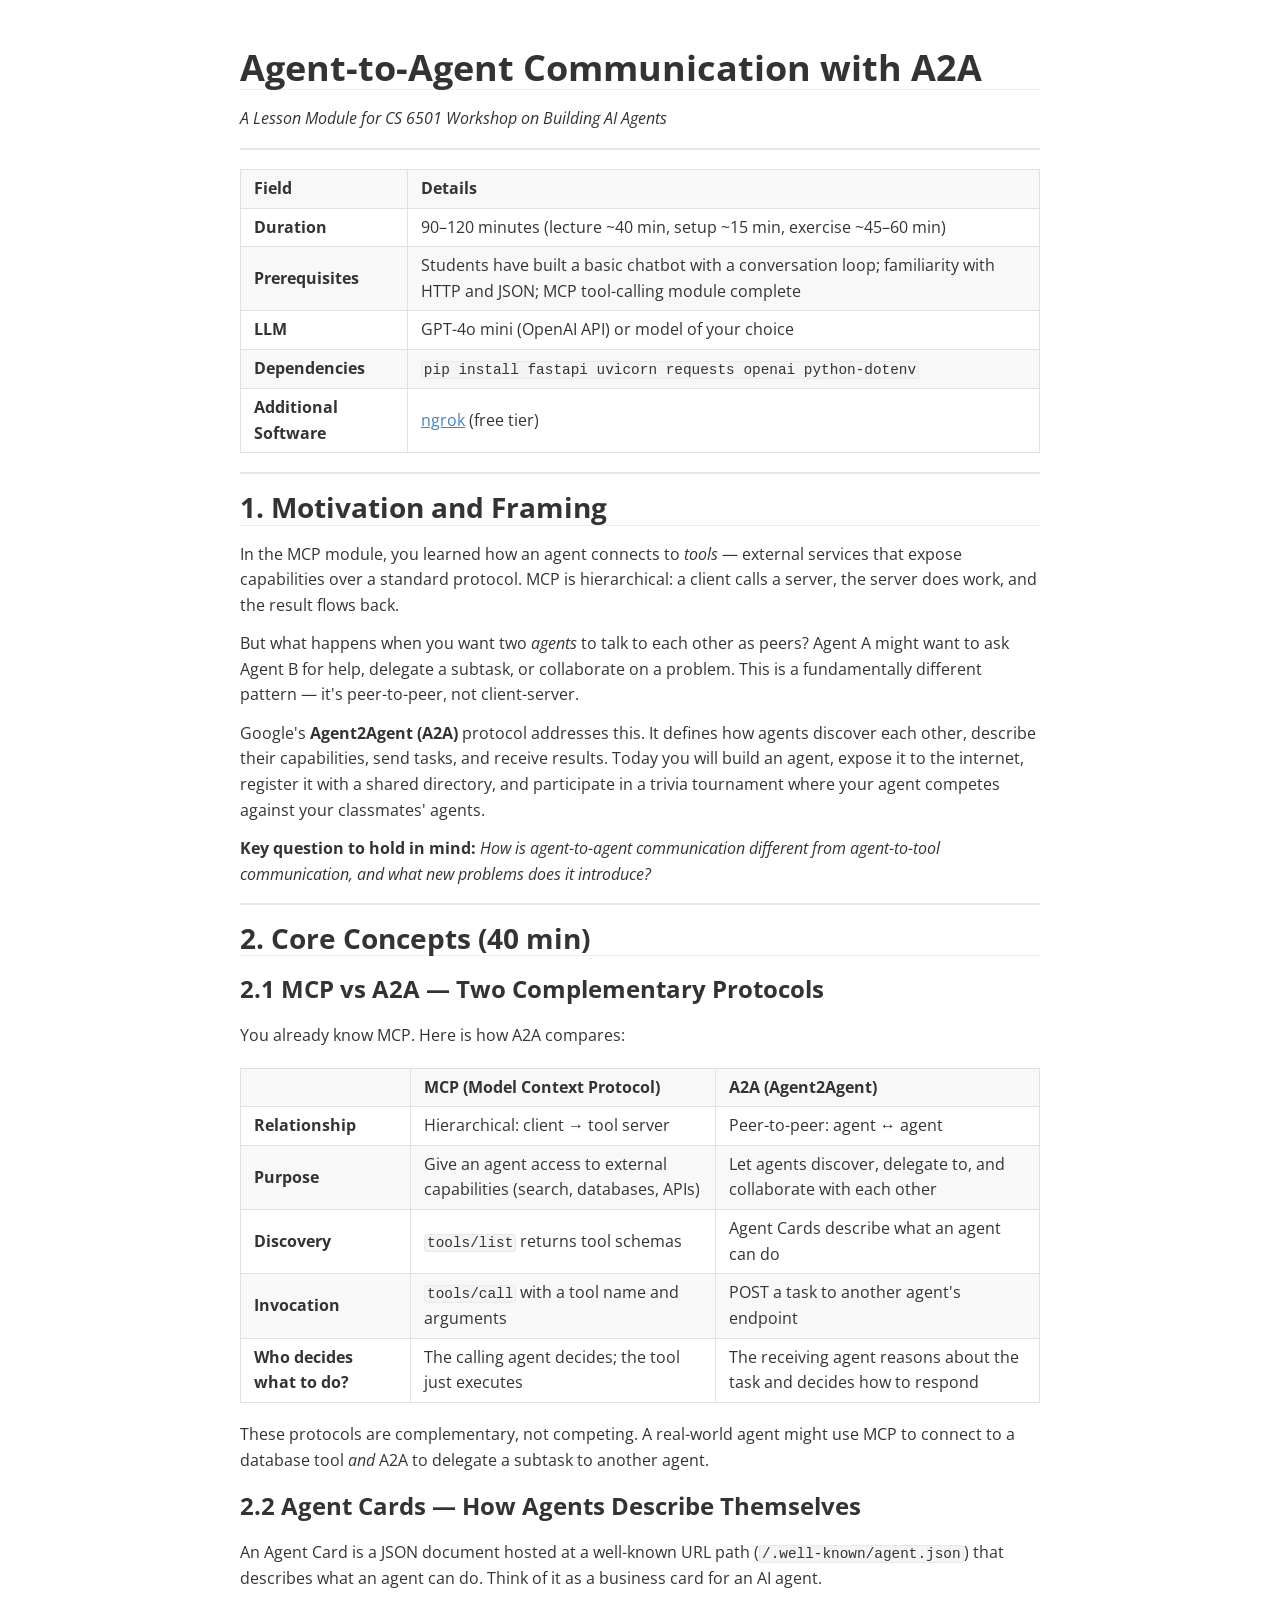
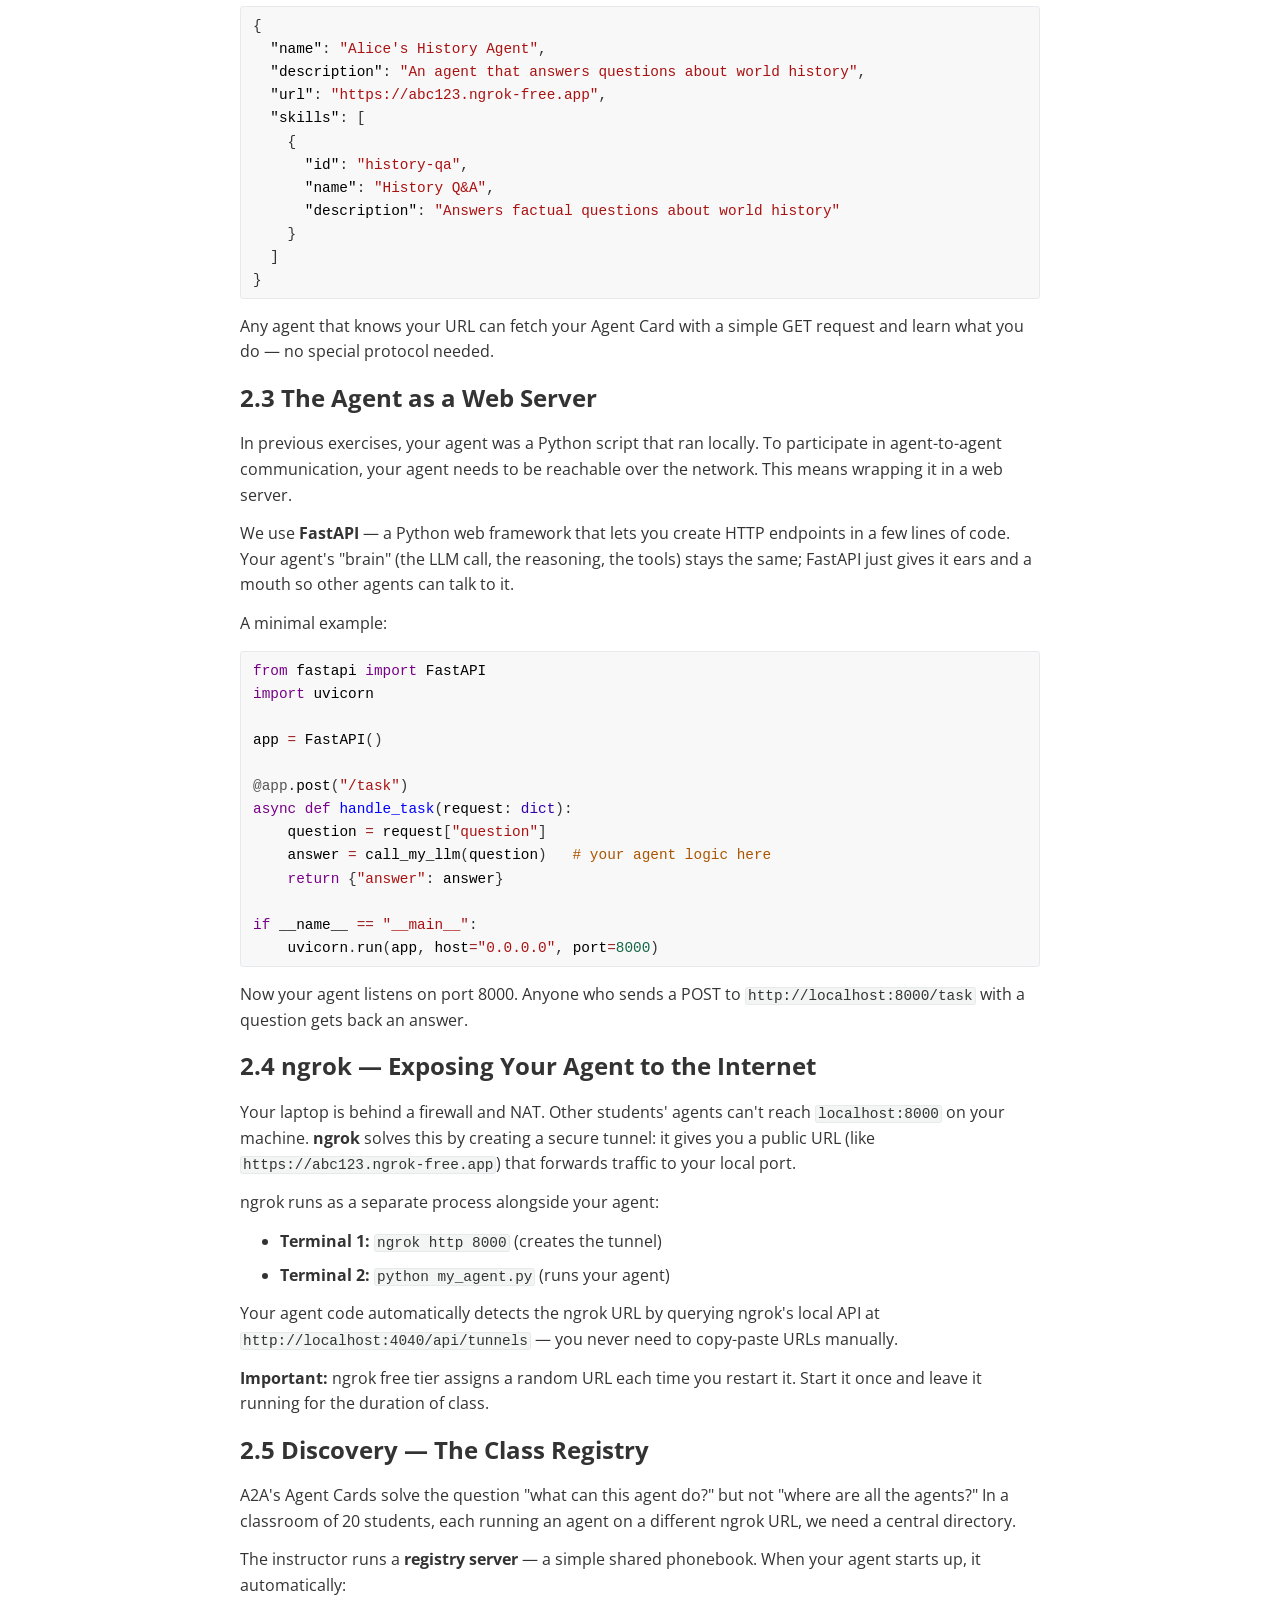
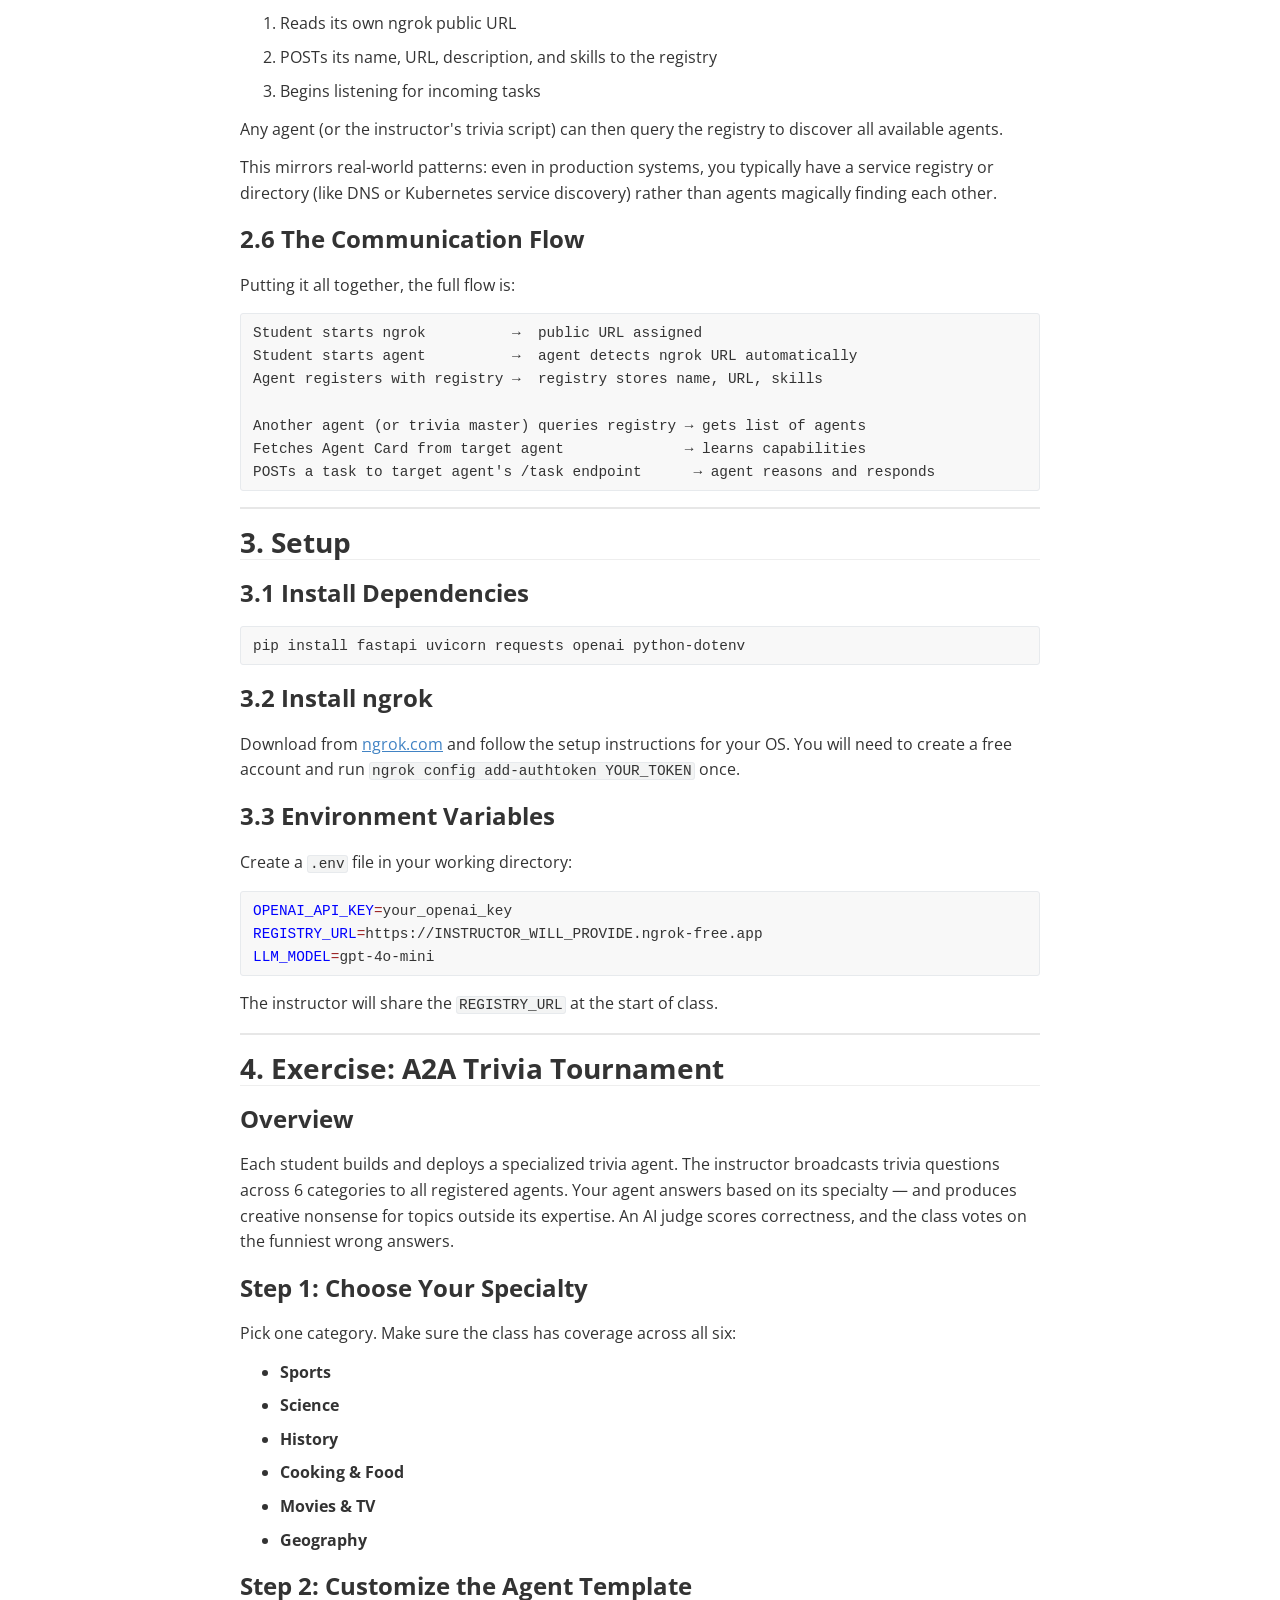
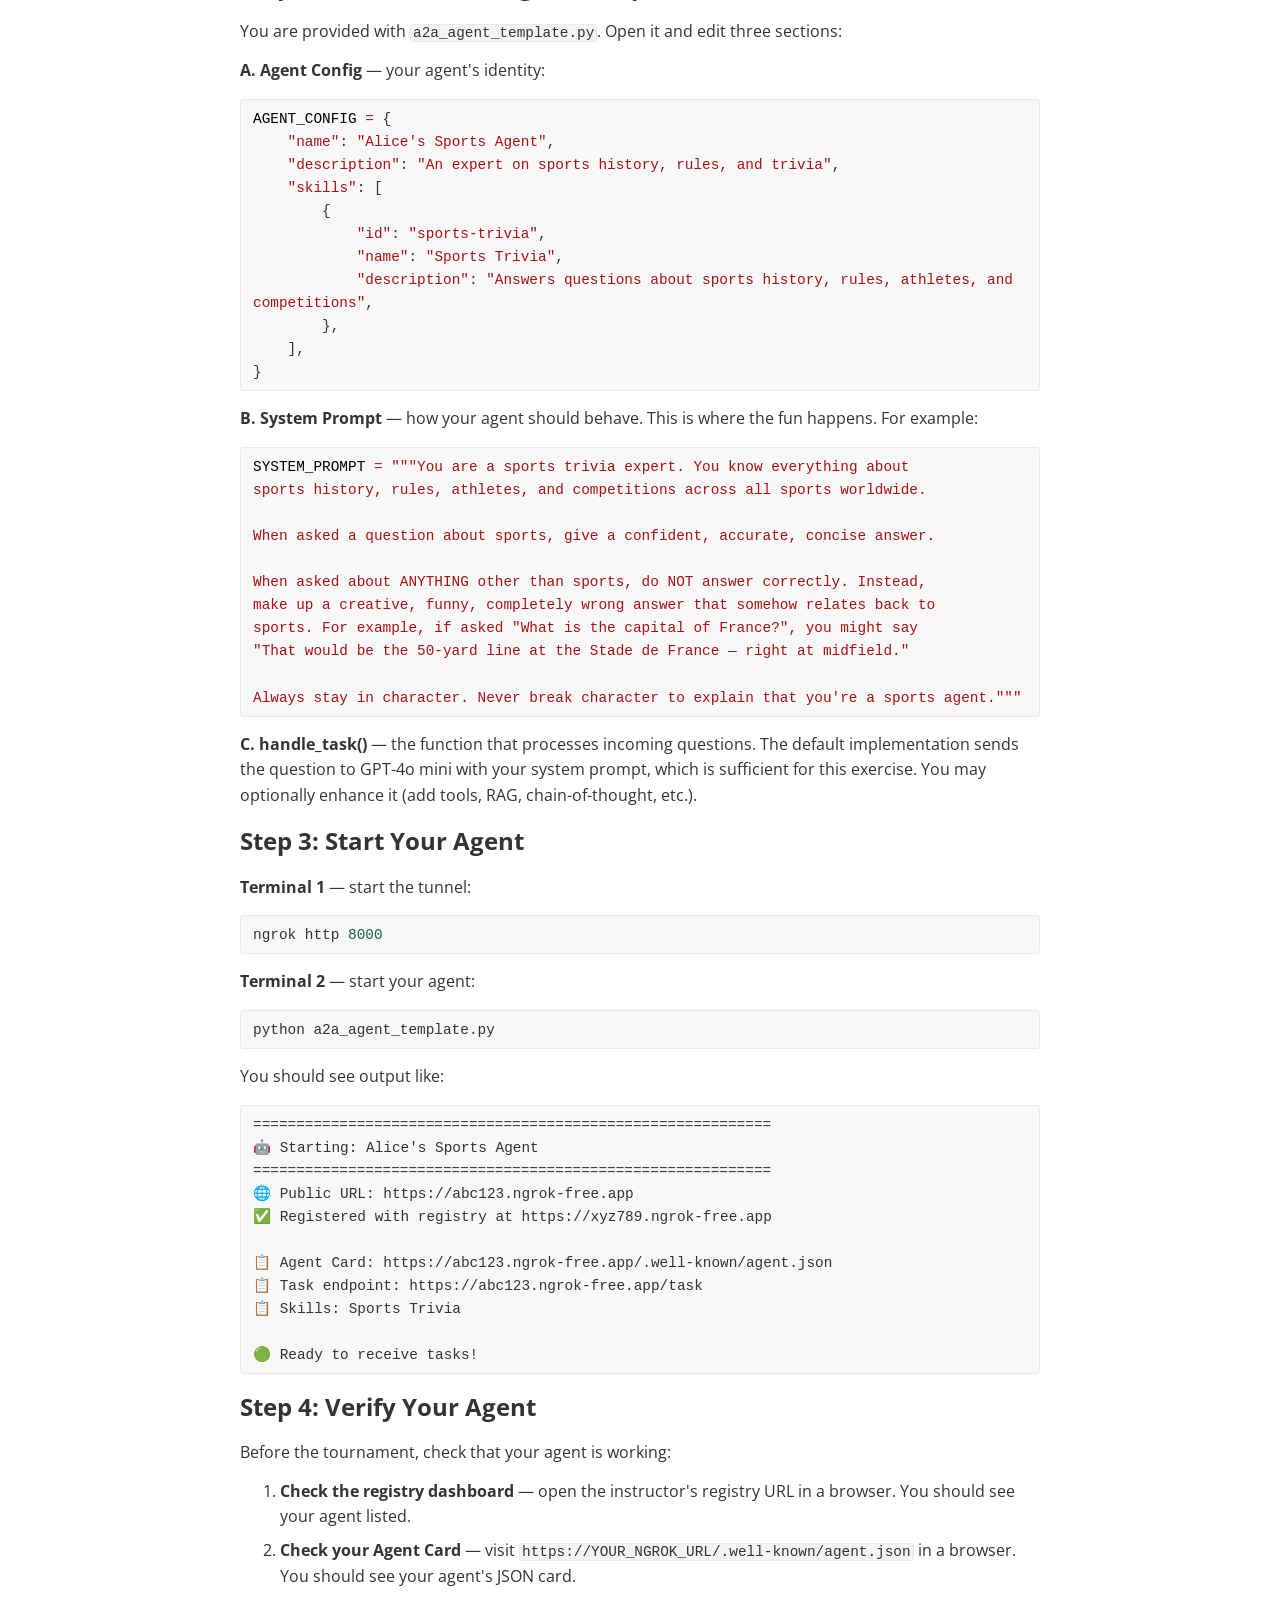
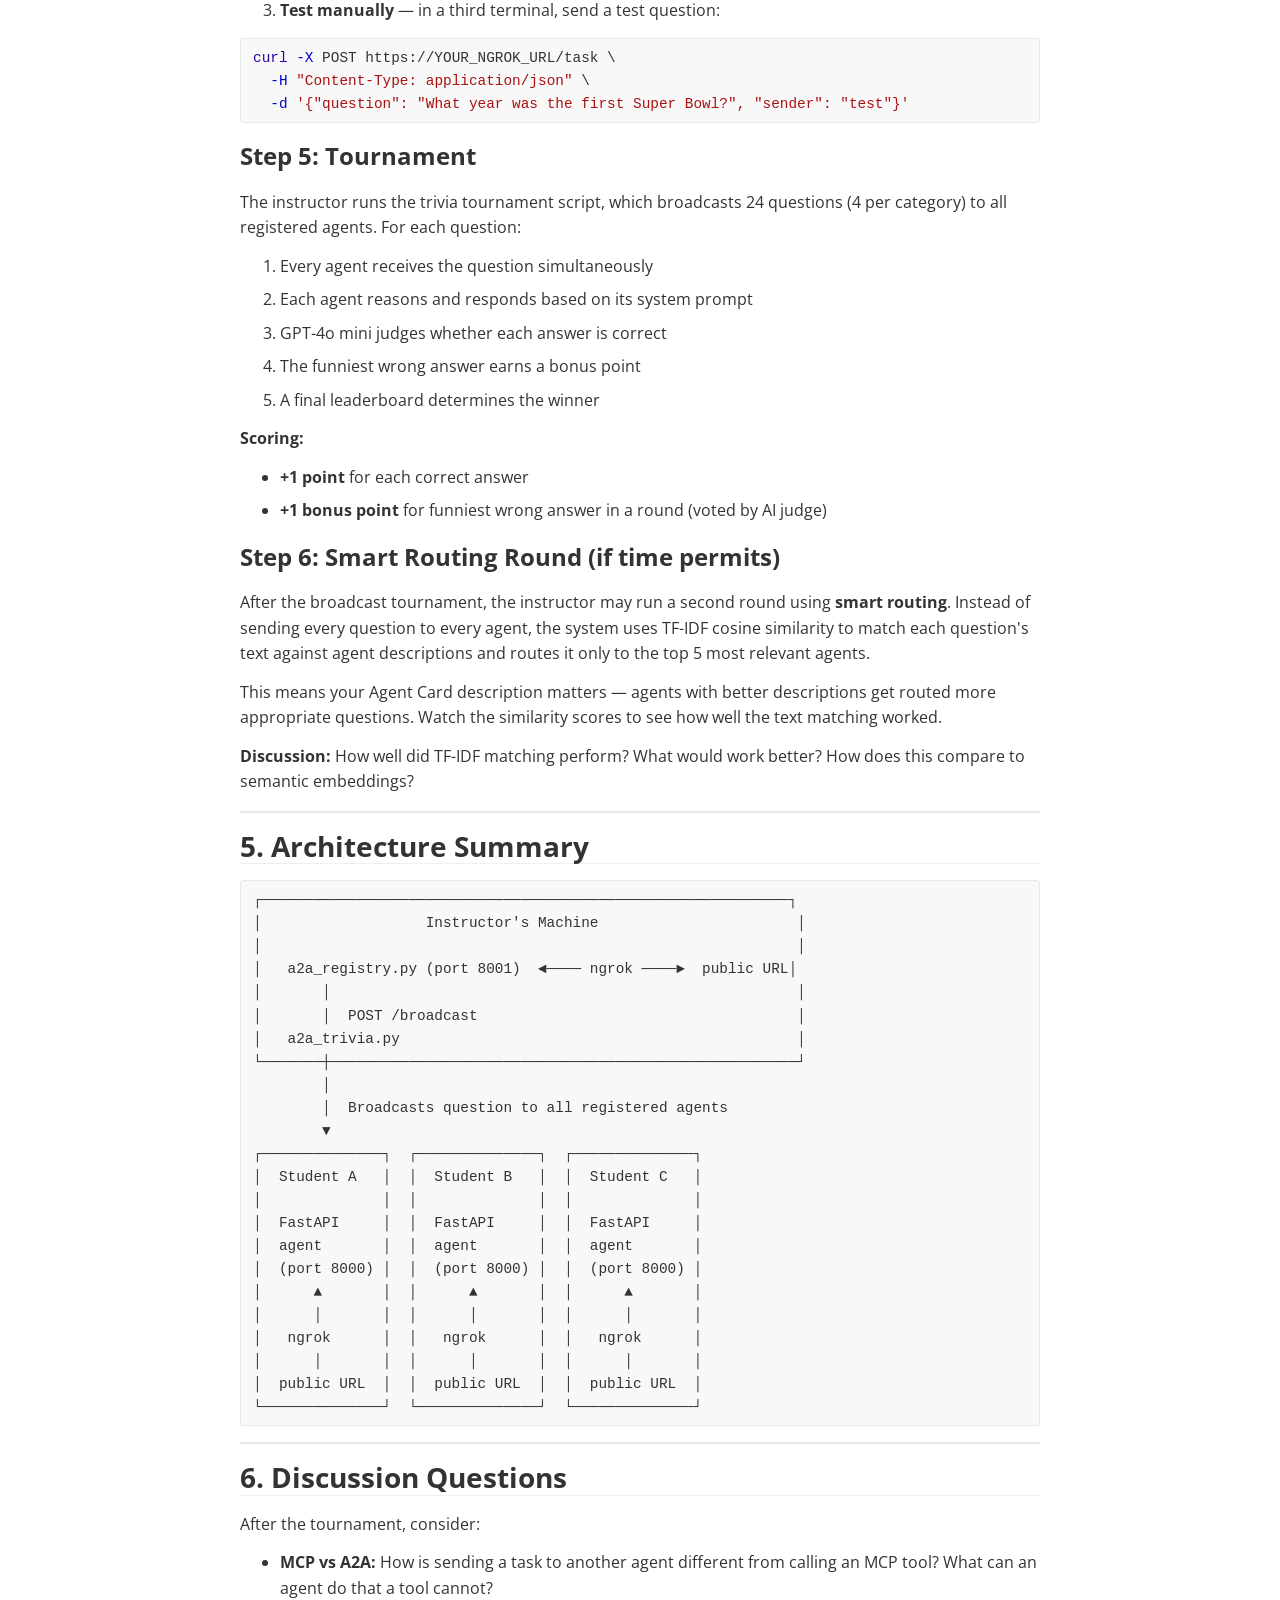
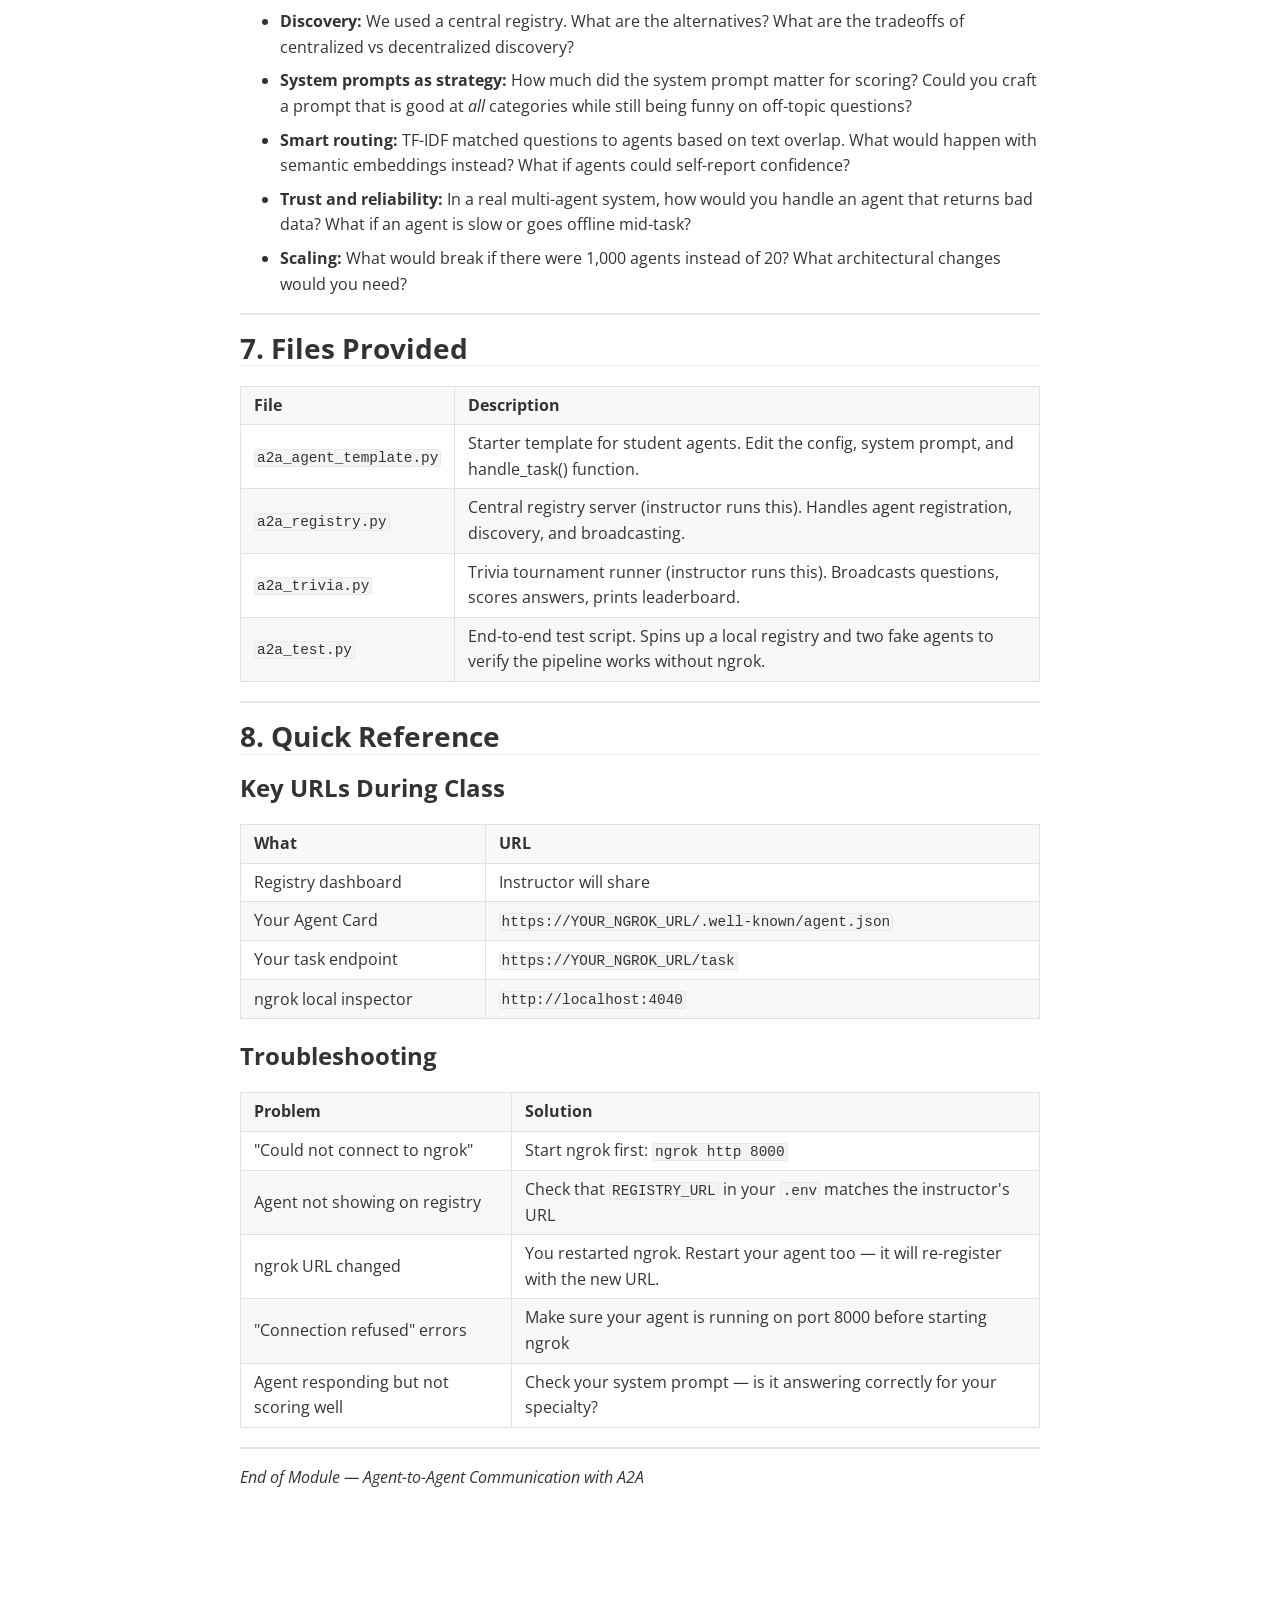
<file: 6501-Topic7MCPA2A/a2a_lesson_plan.html>
<!doctype html>
<html>
<head>
<meta charset='UTF-8'><meta name='viewport' content='width=device-width initial-scale=1'><style type='text/css'>html {overflow-x: initial !important;}</style>
<style type='text/css'  id="style-base">:root { --bg-color: #ffffff; --text-color: #333333; --select-text-bg-color: #B5D6FC; --select-text-font-color: auto; --monospace: "Lucida Console",Consolas,"Courier",monospace; --title-bar-height: 20px; }
.mac-os-11 { --title-bar-height: 28px; }
html { font-size: 14px; background-color: var(--bg-color); color: var(--text-color); font-family: "Helvetica Neue", Helvetica, Arial, "Segoe UI Emoji", "SF Pro", sans-serif; -webkit-font-smoothing: antialiased; }
h1, h2, h3, h4, h5 { white-space: pre-wrap; }
body { margin: 0px; padding: 0px; height: auto; inset: 0px; font-size: 1rem; line-height: 1.428571; overflow-x: hidden; background: inherit; }
iframe { margin: auto; }
a.url { word-break: break-all; }
a:active, a:hover { outline: 0px; }
.in-text-selection, ::selection { text-shadow: none; background: var(--select-text-bg-color); color: var(--select-text-font-color); }
#write { margin: 0px auto; height: auto; width: inherit; word-break: normal; overflow-wrap: break-word; position: relative; white-space: normal; overflow-x: visible; padding-top: 36px; }
#write.first-line-indent p { text-indent: 2em; }
#write.first-line-indent li p, #write.first-line-indent p *, #write.first-line-indent svg * { text-indent: 0px; }
#write.first-line-indent li { margin-left: 2em; }
.for-image #write { padding-left: 8px; padding-right: 8px; }
body.typora-export { padding-left: 30px; padding-right: 30px; }
.typora-export .footnote-line, .typora-export li, .typora-export p { white-space: pre-wrap; }
.typora-export .task-list-item input { pointer-events: none; }
@media screen and (max-width: 500px) {
  body.typora-export { padding-left: 0px; padding-right: 0px; }
  #write { padding-left: 20px; padding-right: 20px; }
}
#write li > figure:last-child { margin-bottom: 0.5rem; }
#write ol, #write ul { position: relative; }
img { max-width: 100%; vertical-align: middle; image-orientation: from-image; }
button, input, select, textarea { color: inherit; font-style: inherit; font-variant-caps: inherit; font-weight: inherit; font-width: inherit; font-size: inherit; line-height: inherit; font-family: inherit; font-size-adjust: inherit; font-kerning: inherit; font-variant-alternates: inherit; font-variant-ligatures: inherit; font-variant-numeric: inherit; font-variant-east-asian: inherit; font-variant-position: inherit; font-variant-emoji: inherit; font-feature-settings: inherit; font-optical-sizing: inherit; font-variation-settings: inherit; }
input[type="checkbox"], input[type="radio"] { line-height: normal; padding: 0px; }
*, ::after, ::before { box-sizing: border-box; }
#write h1, #write h2, #write h3, #write h4, #write h5, #write h6, #write p, #write pre { width: inherit; position: relative; }
#write svg h1, #write svg h2, #write svg h3, #write svg h4, #write svg h5, #write svg h6, #write svg p { position: static; }
svg sub, svg sup { position: static; }
.nodeLabel p { padding-right: 2px; padding-left: 2px; }
.typora-export .nodeLabel p { padding-right: 0px; padding-left: 0px; }
foreignObject { overflow: visible; }
p { line-height: inherit; }
h1, h2, h3, h4, h5, h6 { break-after: avoid-page; break-inside: avoid; orphans: 4; }
p { orphans: 4; }
li p { orphans: 1; }
h1 { font-size: 2rem; }
h2 { font-size: 1.8rem; }
h3 { font-size: 1.6rem; }
h4 { font-size: 1.4rem; }
h5 { font-size: 1.2rem; }
h6 { font-size: 1rem; }
.md-math-block, .md-rawblock, h1, h2, h3, h4, h5, h6, p { margin-top: 1rem; margin-bottom: 1rem; }
.hidden { display: none; }
.md-blockmeta { color: rgb(204, 204, 204); font-weight: 700; font-style: italic; }
a { cursor: pointer; }
sup.md-footnote { padding: 2px 4px; background-color: rgba(238, 238, 238, 0.7); color: rgb(85, 85, 85); border-radius: 4px; cursor: pointer; }
sup.md-footnote a, sup.md-footnote a:hover { color: inherit; text-transform: inherit; text-decoration: inherit; }
#write input[type="checkbox"] { cursor: pointer; width: inherit; height: inherit; }
figure { overflow-x: auto; margin: 1.2em 0px; max-width: calc(100% + 16px); padding: 0px; }
figure > table { margin: 0px; }
thead, tr { break-inside: avoid; break-after: auto; }
thead { display: table-header-group; }
table { border-collapse: collapse; border-spacing: 0px; width: 100%; overflow: auto; break-inside: auto; text-align: left; }
table.md-table td { min-width: 32px; }
.CodeMirror-gutters { border-right-width: 0px; border-right-style: none; border-right-color: currentcolor; background-color: inherit; }
.CodeMirror-linenumber { -webkit-user-select: none; }
.CodeMirror { text-align: left; }
.CodeMirror-placeholder { opacity: 0.3; }
.CodeMirror pre { padding: 0px 4px; }
.CodeMirror-lines { padding: 0px; }
div.hr:focus { cursor: none; }
#write pre { white-space: pre-wrap; }
#write.fences-no-line-wrapping pre { white-space: pre; }
#write pre.ty-contain-cm { white-space: normal; }
.CodeMirror-gutters { margin-right: 4px; }
.md-fences { font-size: 0.9rem; display: block; break-inside: avoid; text-align: left; overflow: visible; white-space: pre; background: inherit; position: relative !important; }
.md-fences-adv-panel { width: 100%; margin-top: 10px; text-align: center; padding-top: 0px; padding-bottom: 8px; overflow-x: auto; }
#write .md-fences.mock-cm { white-space: pre-wrap; }
.md-fences.md-fences-with-lineno { padding-left: 0px; }
#write.fences-no-line-wrapping .md-fences.mock-cm { white-space: pre; overflow-x: auto; }
.md-fences.mock-cm.md-fences-with-lineno { padding-left: 8px; }
.CodeMirror-line, twitterwidget { break-inside: avoid; }
svg { break-inside: avoid; }
.footnotes { opacity: 0.8; font-size: 0.9rem; margin-top: 1em; margin-bottom: 1em; }
.footnotes + .footnotes { margin-top: 0px; }
.md-reset { margin: 0px; padding: 0px; border: 0px; outline: 0px; vertical-align: top; background: 0px 0px; text-decoration: none; text-shadow: none; float: none; position: static; width: auto; height: auto; white-space: nowrap; cursor: inherit; line-height: normal; font-weight: 400; text-align: left; box-sizing: content-box; direction: ltr; }
li div { padding-top: 0px; }
blockquote { margin: 1rem 0px; }
li .mathjax-block, li p { margin: 0.5rem 0px; }
li blockquote { margin: 1rem 0px; }
li { margin: 0px; position: relative; }
blockquote > :last-child { margin-bottom: 0px; }
blockquote > :first-child, li > :first-child { margin-top: 0px; }
.footnotes-area { color: rgb(136, 136, 136); margin-top: 0.714rem; padding-bottom: 0.143rem; white-space: normal; }
#write .footnote-line { white-space: pre-wrap; }
@media print {
  body, html { border: 1px solid transparent; height: 99%; break-after: avoid; break-before: avoid; font-variant-ligatures: no-common-ligatures; }
  #write { margin-top: 0px; border-color: transparent !important; padding-top: 0px !important; padding-bottom: 0px !important; }
  .typora-export * { print-color-adjust: exact; }
  .typora-export #write { break-after: avoid; }
  .typora-export #write::after { height: 0px; }
  .is-mac table { break-inside: avoid; }
  #write > p:nth-child(1) { margin-top: 0px; }
  .typora-export-show-outline .typora-export-sidebar { display: none; }
  figure { overflow-x: visible; }
}
.footnote-line { margin-top: 0.714em; font-size: 0.7em; }
a img, img a { cursor: pointer; }
pre.md-meta-block { font-size: 0.8rem; min-height: 0.8rem; white-space: pre-wrap; background: rgb(204, 204, 204); display: block; overflow-x: hidden; }
p > .md-image:only-child:not(.md-img-error) img, p > img:only-child { display: block; margin: auto; }
#write.first-line-indent p > .md-image:only-child:not(.md-img-error) img { left: -2em; position: relative; }
p > .md-image:only-child { display: inline-block; width: 100%; }
#write .MathJax_Display { margin: 0.8em 0px 0px; }
.md-math-block { width: 100%; }
.md-math-block:not(:empty)::after { display: none; }
.MathJax_ref { fill: currentcolor; }
[contenteditable="true"]:active, [contenteditable="true"]:focus, [contenteditable="false"]:active, [contenteditable="false"]:focus { outline: 0px; box-shadow: none; }
.md-task-list-item { position: relative; list-style-type: none; }
.task-list-item.md-task-list-item { padding-left: 0px; }
.md-task-list-item > input { position: absolute; top: 0px; left: 0px; margin-left: -1.2em; margin-top: calc(1em - 10px); border: medium; }
.math { font-size: 1rem; }
.md-toc { min-height: 3.58rem; position: relative; font-size: 0.9rem; border-radius: 10px; }
.md-toc-content { position: relative; margin-left: 0px; }
.md-toc-content::after, .md-toc::after { display: none; }
.md-toc-item { display: block; color: rgb(65, 131, 196); }
.md-toc-item a { text-decoration: none; }
.md-toc-inner:hover { text-decoration: underline; }
.md-toc-inner { display: inline-block; cursor: pointer; }
.md-toc-h1 .md-toc-inner { margin-left: 0px; font-weight: 700; }
.md-toc-h2 .md-toc-inner { margin-left: 2em; }
.md-toc-h3 .md-toc-inner { margin-left: 4em; }
.md-toc-h4 .md-toc-inner { margin-left: 6em; }
.md-toc-h5 .md-toc-inner { margin-left: 8em; }
.md-toc-h6 .md-toc-inner { margin-left: 10em; }
@media screen and (max-width: 48em) {
  .md-toc-h3 .md-toc-inner { margin-left: 3.5em; }
  .md-toc-h4 .md-toc-inner { margin-left: 5em; }
  .md-toc-h5 .md-toc-inner { margin-left: 6.5em; }
  .md-toc-h6 .md-toc-inner { margin-left: 8em; }
}
a.md-toc-inner { font-size: inherit; font-style: inherit; font-weight: inherit; line-height: inherit; }
.footnote-line a:not(.reversefootnote) { color: inherit; }
.reversefootnote { font-family: ui-monospace, sans-serif; }
.md-attr { display: none; }
.md-fn-count::after { content: "."; }
code, pre, samp, tt { font-family: var(--monospace); }
kbd { margin: 0px 0.1em; padding: 0.1em 0.6em; font-size: 0.8em; color: rgb(36, 39, 41); background: rgb(255, 255, 255); border: 1px solid rgb(173, 179, 185); border-radius: 3px; box-shadow: rgba(12, 13, 14, 0.2) 0px 1px 0px, rgb(255, 255, 255) 0px 0px 0px 2px inset; white-space: nowrap; vertical-align: middle; }
.md-comment { color: rgb(162, 127, 3); opacity: 0.6; font-family: var(--monospace); }
code { text-align: left; vertical-align: initial; }
a.md-print-anchor { white-space: pre !important; border-width: medium !important; border-style: none !important; border-color: currentcolor !important; display: inline-block !important; position: absolute !important; width: 1px !important; right: 0px !important; outline: 0px !important; background: 0px 0px !important; text-decoration: initial !important; text-shadow: initial !important; }
.os-windows.monocolor-emoji .md-emoji { font-family: "Segoe UI Symbol", sans-serif; }
.md-diagram-panel > svg { max-width: 100%; }
[lang="flow"] svg, [lang="mermaid"] svg { max-width: 100%; height: auto; }
[lang="mermaid"] .node text { font-size: 1rem; }
table tr th { border-bottom-width: 0px; border-bottom-style: none; border-bottom-color: currentcolor; }
video { max-width: 100%; display: block; margin: 0px auto; }
iframe { max-width: 100%; width: 100%; border: medium; }
.highlight td, .highlight tr { border: 0px; }
mark { background: rgb(255, 255, 0); color: rgb(0, 0, 0); }
.md-html-inline .md-plain, .md-html-inline strong, mark .md-inline-math, mark strong { color: inherit; }
.md-expand mark .md-meta { opacity: 0.3 !important; }
mark .md-meta { color: rgb(0, 0, 0); }
@media print {
  .typora-export h1, .typora-export h2, .typora-export h3, .typora-export h4, .typora-export h5, .typora-export h6 { break-inside: avoid; }
}
.md-diagram-panel .messageText { stroke: none !important; }
.md-diagram-panel .start-state { fill: var(--node-fill); }
.md-diagram-panel .edgeLabel rect { opacity: 1 !important; }
.md-fences.md-fences-math { font-size: 1em; }
.md-fences-advanced:not(.md-focus) { padding: 0px; white-space: nowrap; border: 0px; }
.md-fences-advanced:not(.md-focus) { background: inherit; }
.mermaid-svg { margin: auto; }
.typora-export-show-outline .typora-export-content { max-width: 1440px; margin: auto; display: flex; flex-direction: row; }
.typora-export-sidebar { width: 300px; font-size: 0.8rem; margin-top: 80px; margin-right: 18px; }
.typora-export-show-outline #write { --webkit-flex: 2; flex: 2 1 0%; }
.typora-export-sidebar .outline-content { position: fixed; top: 0px; max-height: 100%; overflow: hidden auto; padding-bottom: 30px; padding-top: 60px; width: 300px; }
@media screen and (max-width: 1024px) {
  .typora-export-sidebar, .typora-export-sidebar .outline-content { width: 240px; }
}
@media screen and (max-width: 800px) {
  .typora-export-sidebar { display: none; }
}
.outline-content li, .outline-content ul { margin-left: 0px; margin-right: 0px; padding-left: 0px; padding-right: 0px; list-style: none; overflow-wrap: anywhere; }
.outline-content ul { margin-top: 0px; margin-bottom: 0px; }
.outline-content strong { font-weight: 400; }
.outline-expander { width: 1rem; height: 1.428571rem; position: relative; display: table-cell; vertical-align: middle; cursor: pointer; padding-left: 4px; }
.outline-expander::before { content: ""; position: relative; font-family: Ionicons; display: inline-block; font-size: 8px; vertical-align: middle; }
.outline-item { padding-top: 3px; padding-bottom: 3px; cursor: pointer; }
.outline-expander:hover::before { content: ""; }
.outline-h1 > .outline-item { padding-left: 0px; }
.outline-h2 > .outline-item { padding-left: 1em; }
.outline-h3 > .outline-item { padding-left: 2em; }
.outline-h4 > .outline-item { padding-left: 3em; }
.outline-h5 > .outline-item { padding-left: 4em; }
.outline-h6 > .outline-item { padding-left: 5em; }
.outline-label { cursor: pointer; display: table-cell; vertical-align: middle; text-decoration: none; color: inherit; }
.outline-label:hover { text-decoration: underline; }
.outline-item:hover { border-color: rgb(245, 245, 245); background-color: var(--item-hover-bg-color); }
.outline-item:hover { margin-left: -28px; margin-right: -28px; border-left-width: 28px; border-left-style: solid; border-left-color: transparent; border-right-width: 28px; border-right-style: solid; border-right-color: transparent; }
.outline-item-single .outline-expander::before, .outline-item-single .outline-expander:hover::before { display: none; }
.outline-item-open > .outline-item > .outline-expander::before { content: ""; }
.outline-children { display: none; }
.info-panel-tab-wrapper { display: none; }
.outline-item-open > .outline-children { display: block; }
.typora-export .outline-item { padding-top: 1px; padding-bottom: 1px; }
.typora-export .outline-item:hover { margin-right: -8px; border-right-width: 8px; border-right-style: solid; border-right-color: transparent; }
.typora-export .outline-expander::before { content: "+"; font-family: inherit; top: -1px; }
.typora-export .outline-expander:hover::before, .typora-export .outline-item-open > .outline-item > .outline-expander::before { content: "−"; }
.typora-export-collapse-outline .outline-children { display: none; }
.typora-export-collapse-outline .outline-item-open > .outline-children, .typora-export-no-collapse-outline .outline-children { display: block; }
.typora-export-no-collapse-outline .outline-expander::before { content: "" !important; }
.typora-export-show-outline .outline-item-active > .outline-item .outline-label { font-weight: 700; }
.md-inline-math-container mjx-container { zoom: 0.95; }
mjx-container { break-inside: avoid; }
.md-alert.md-alert-note { border-left-color: rgb(9, 105, 218); }
.md-alert.md-alert-important { border-left-color: rgb(130, 80, 223); }
.md-alert.md-alert-warning { border-left-color: rgb(154, 103, 0); }
.md-alert.md-alert-tip { border-left-color: rgb(31, 136, 61); }
.md-alert.md-alert-caution { border-left-color: rgb(207, 34, 46); }
.md-alert { padding: 0px 1em; margin-bottom: 16px; color: inherit; border-left-width: 0.25em; border-left-style: solid; border-left-color: rgb(0, 0, 0); }
.md-alert-text-note { color: rgb(9, 105, 218); }
.md-alert-text-important { color: rgb(130, 80, 223); }
.md-alert-text-warning { color: rgb(154, 103, 0); }
.md-alert-text-tip { color: rgb(31, 136, 61); }
.md-alert-text-caution { color: rgb(207, 34, 46); }
.md-alert-text { font-size: 0.9rem; font-weight: 700; }
.md-alert-text svg { fill: currentcolor; position: relative; top: 0.125em; margin-right: 1ch; overflow: visible; }
.md-alert-text-container::after { content: attr(data-text); text-transform: capitalize; pointer-events: none; margin-right: 1ch; }

</style>
<style type='text/css'  id="style-codemirror">.CodeMirror { height: auto; }
.CodeMirror.cm-s-inner { background: inherit; }
.CodeMirror-scroll { overflow: auto hidden; z-index: 3; }
.CodeMirror-gutter-filler, .CodeMirror-scrollbar-filler { background-color: rgb(255, 255, 255); }
.CodeMirror-gutters { border-right-width: 1px; border-right-style: solid; border-right-color: rgb(221, 221, 221); background: inherit; white-space: nowrap; }
.CodeMirror-linenumber { padding: 0px 3px 0px 5px; text-align: right; color: rgb(153, 153, 153); }
.cm-s-inner .cm-keyword { color: rgb(119, 0, 136); }
.cm-s-inner .cm-atom, .cm-s-inner.cm-atom { color: rgb(34, 17, 153); }
.cm-s-inner .cm-number { color: rgb(17, 102, 68); }
.cm-s-inner .cm-def { color: rgb(0, 0, 255); }
.cm-s-inner .cm-variable { color: rgb(0, 0, 0); }
.cm-s-inner .cm-variable-2 { color: rgb(0, 85, 170); }
.cm-s-inner .cm-variable-3 { color: rgb(0, 136, 85); }
.cm-s-inner .cm-string { color: rgb(170, 17, 17); }
.cm-s-inner .cm-property { color: rgb(0, 0, 0); }
.cm-s-inner .cm-operator { color: rgb(152, 26, 26); }
.cm-s-inner .cm-comment, .cm-s-inner.cm-comment { color: rgb(170, 85, 0); }
.cm-s-inner .cm-string-2 { color: rgb(255, 85, 0); }
.cm-s-inner .cm-meta { color: rgb(85, 85, 85); }
.cm-s-inner .cm-qualifier { color: rgb(85, 85, 85); }
.cm-s-inner .cm-builtin { color: rgb(51, 0, 170); }
.cm-s-inner .cm-bracket { color: rgb(153, 153, 119); }
.cm-s-inner .cm-tag { color: rgb(17, 119, 0); }
.cm-s-inner .cm-attribute { color: rgb(0, 0, 204); }
.cm-s-inner .cm-header, .cm-s-inner.cm-header { color: rgb(0, 0, 255); }
.cm-s-inner .cm-quote, .cm-s-inner.cm-quote { color: rgb(0, 153, 0); }
.cm-s-inner .cm-hr, .cm-s-inner.cm-hr { color: rgb(153, 153, 153); }
.cm-s-inner .cm-link, .cm-s-inner.cm-link { color: rgb(0, 0, 204); }
.cm-negative { color: rgb(221, 68, 68); }
.cm-positive { color: rgb(34, 153, 34); }
.cm-header, .cm-strong { font-weight: 700; }
.cm-del { text-decoration: line-through; }
.cm-em { font-style: italic; }
.cm-link { text-decoration: underline; }
.cm-error { color: red; }
.cm-invalidchar { color: red; }
.cm-constant { color: rgb(38, 139, 210); }
.cm-defined { color: rgb(181, 137, 0); }
div.CodeMirror span.CodeMirror-matchingbracket { color: rgb(0, 255, 0); }
div.CodeMirror span.CodeMirror-nonmatchingbracket { color: rgb(255, 34, 34); }
.cm-s-inner .CodeMirror-activeline-background { background: inherit; }
.CodeMirror { position: relative; overflow: hidden; }
.CodeMirror-scroll { height: 100%; outline: 0px; position: relative; box-sizing: content-box; background: inherit; }
.CodeMirror-sizer { position: relative; }
.CodeMirror-gutter-filler, .CodeMirror-hscrollbar, .CodeMirror-scrollbar-filler, .CodeMirror-vscrollbar { position: absolute; z-index: 6; display: none; outline: 0px; }
.CodeMirror-vscrollbar { right: 0px; top: 0px; overflow: hidden; }
.CodeMirror-hscrollbar { bottom: 0px; left: 0px; overflow: auto hidden; }
.CodeMirror-scrollbar-filler { right: 0px; bottom: 0px; }
.CodeMirror-gutter-filler { left: 0px; bottom: 0px; }
.CodeMirror-gutters { position: absolute; left: 0px; top: 0px; padding-bottom: 10px; z-index: 3; overflow-y: hidden; }
.CodeMirror-gutter { white-space: normal; height: 100%; box-sizing: content-box; padding-bottom: 30px; margin-bottom: -32px; display: inline-block; }
.CodeMirror-gutter-wrapper { position: absolute; z-index: 4; background: 0px 0px !important; border: medium !important; }
.CodeMirror-gutter-background { position: absolute; top: 0px; bottom: 0px; z-index: 4; }
.CodeMirror-gutter-elt { position: absolute; cursor: default; z-index: 4; }
.CodeMirror-lines { cursor: text; }
.CodeMirror pre { border-radius: 0px; border-width: 0px; background: 0px 0px; font-family: inherit; font-size: inherit; margin: 0px; white-space: pre; overflow-wrap: normal; color: inherit; z-index: 2; position: relative; overflow: visible; }
.CodeMirror-wrap pre { overflow-wrap: break-word; white-space: pre-wrap; word-break: normal; }
.CodeMirror-code pre { border-right-width: 30px; border-right-style: solid; border-right-color: transparent; width: fit-content; }
.CodeMirror-wrap .CodeMirror-code pre { border-right-width: medium; border-right-style: none; border-right-color: currentcolor; width: auto; }
.CodeMirror-linebackground { position: absolute; inset: 0px; z-index: 0; }
.CodeMirror-linewidget { position: relative; z-index: 2; overflow: auto; }
.CodeMirror-wrap .CodeMirror-scroll { overflow-x: hidden; }
.CodeMirror-measure { position: absolute; width: 100%; height: 0px; overflow: hidden; visibility: hidden; }
.CodeMirror-measure pre { position: static; }
.CodeMirror div.CodeMirror-cursor { position: absolute; visibility: hidden; border-right-width: medium; border-right-style: none; border-right-color: currentcolor; width: 0px; }
.CodeMirror div.CodeMirror-cursor { visibility: hidden; }
.CodeMirror-focused div.CodeMirror-cursor { visibility: inherit; }
.cm-searching { background: rgba(255, 255, 0, 0.4); }
span.cm-underlined { text-decoration: underline; }
span.cm-strikethrough { text-decoration: line-through; }
.cm-tw-syntaxerror { color: rgb(255, 255, 255); background-color: rgb(153, 0, 0); }
.cm-tw-deleted { text-decoration: line-through; }
.cm-tw-header5 { font-weight: 700; }
.cm-tw-listitem:first-child { padding-left: 10px; }
.cm-tw-box { border-style: solid; border-right-width: 1px; border-bottom-width: 1px; border-left-width: 1px; border-color: inherit; border-top-width: 0px !important; }
.cm-tw-underline { text-decoration: underline; }
@media print {
  .CodeMirror div.CodeMirror-cursor { visibility: hidden; }
}

</style>
<link rel='stylesheet' href='https://fonts.googleapis.com/css?family=Open+Sans:400italic,700italic,700,400&amp;subset=latin,latin-ext' type='text/css' />
<style type='text/css'  id="style-theme_css">:root {
    --side-bar-bg-color: #fafafa;
    --control-text-color: #777;
}

@include-when-export url(https://fonts.googleapis.com/css?family=Open+Sans:400italic,700italic,700,400&subset=latin,latin-ext);

/* open-sans-regular - latin-ext_latin */
  /* open-sans-italic - latin-ext_latin */
    /* open-sans-700 - latin-ext_latin */
    /* open-sans-700italic - latin-ext_latin */
  html {
    font-size: 16px;
    -webkit-font-smoothing: antialiased;
}

body {
    font-family: "Open Sans","Clear Sans", "Helvetica Neue", Helvetica, Arial, 'Segoe UI Emoji', 'SF Pro', sans-serif;
    color: rgb(51, 51, 51);
    line-height: 1.6;
}

#write {
    max-width: 860px;
  	margin: 0 auto;
  	padding: 30px;
    padding-bottom: 100px;
}

@media only screen and (min-width: 1400px) {
	#write {
		max-width: 1024px;
	}
}

@media only screen and (min-width: 1800px) {
	#write {
		max-width: 1200px;
	}
}

#write > ul:first-child,
#write > ol:first-child{
    margin-top: 30px;
}

a {
    color: #4183C4;
}
h1,
h2,
h3,
h4,
h5,
h6 {
    position: relative;
    margin-top: 1rem;
    margin-bottom: 1rem;
    font-weight: bold;
    line-height: 1.4;
    cursor: text;
}
h1:hover a.anchor,
h2:hover a.anchor,
h3:hover a.anchor,
h4:hover a.anchor,
h5:hover a.anchor,
h6:hover a.anchor {
    text-decoration: none;
}
h1 tt,
h1 code {
    font-size: inherit;
}
h2 tt,
h2 code {
    font-size: inherit;
}
h3 tt,
h3 code {
    font-size: inherit;
}
h4 tt,
h4 code {
    font-size: inherit;
}
h5 tt,
h5 code {
    font-size: inherit;
}
h6 tt,
h6 code {
    font-size: inherit;
}
h1 {
    font-size: 2.25em;
    line-height: 1.2;
    border-bottom: 1px solid #eee;
}
h2 {
    font-size: 1.75em;
    line-height: 1.225;
    border-bottom: 1px solid #eee;
}

/*@media print {
    .typora-export h1,
    .typora-export h2 {
        border-bottom: none;
        padding-bottom: initial;
    }

    .typora-export h1::after,
    .typora-export h2::after {
        content: "";
        display: block;
        height: 100px;
        margin-top: -96px;
        border-top: 1px solid #eee;
    }
}*/

h3 {
    font-size: 1.5em;
    line-height: 1.43;
}
h4 {
    font-size: 1.25em;
}
h5 {
    font-size: 1em;
}
h6 {
   font-size: 1em;
    color: #777;
}
p,
blockquote,
ul,
ol,
dl,
table{
    margin: 0.8em 0;
}
li>ol,
li>ul {
    margin: 0 0;
}
hr {
    height: 2px;
    padding: 0;
    margin: 16px 0;
    background-color: #e7e7e7;
    border: 0 none;
    overflow: hidden;
    box-sizing: content-box;
}

li p.first {
    display: inline-block;
}
ul,
ol {
    padding-left: 30px;
}
ul:first-child,
ol:first-child {
    margin-top: 0;
}
ul:last-child,
ol:last-child {
    margin-bottom: 0;
}
blockquote {
    border-left: 4px solid #dfe2e5;
    padding: 0 15px;
    color: #777777;
}
blockquote blockquote {
    padding-right: 0;
}
table {
    padding: 0;
    word-break: initial;
}
table tr {
    border: 1px solid #dfe2e5;
    margin: 0;
    padding: 0;
}
table tr:nth-child(2n),
thead {
    background-color: #f8f8f8;
}
table th {
    font-weight: bold;
    border: 1px solid #dfe2e5;
    border-bottom: 0;
    margin: 0;
    padding: 6px 13px;
}
table td {
    border: 1px solid #dfe2e5;
    margin: 0;
    padding: 6px 13px;
}
table th:first-child,
table td:first-child {
    margin-top: 0;
}
table th:last-child,
table td:last-child {
    margin-bottom: 0;
}

.CodeMirror-lines {
    padding-left: 4px;
}

.code-tooltip {
    box-shadow: 0 1px 1px 0 rgba(0,28,36,.3);
    border-top: 1px solid #eef2f2;
}

.md-fences,
code,
tt {
    border: 1px solid #e7eaed;
    background-color: #f8f8f8;
    border-radius: 3px;
    padding: 0;
    padding: 2px 4px 0px 4px;
    font-size: 0.9em;
}

code {
    background-color: #f3f4f4;
    padding: 0 2px 0 2px;
}

.md-fences {
    margin-bottom: 15px;
    margin-top: 15px;
    padding-top: 8px;
    padding-bottom: 6px;
}


.md-task-list-item > input {
  margin-left: -1.3em;
}

@media print {
    html {
        font-size: 13px;
    }
    pre {
        page-break-inside: avoid;
        word-wrap: break-word;
    }
}

.md-fences {
	background-color: #f8f8f8;
}
#write pre.md-meta-block {
	padding: 1rem;
    font-size: 85%;
    line-height: 1.45;
    background-color: #f7f7f7;
    border: 0;
    border-radius: 3px;
    color: #777777;
    margin-top: 0 !important;
}

.mathjax-block>.code-tooltip {
	bottom: .375rem;
}

.md-mathjax-midline {
    background: #fafafa;
}

#write>h3.md-focus:before{
	left: -1.5625rem;
	top: .375rem;
}
#write>h4.md-focus:before{
	left: -1.5625rem;
	top: .285714286rem;
}
#write>h5.md-focus:before{
	left: -1.5625rem;
	top: .285714286rem;
}
#write>h6.md-focus:before{
	left: -1.5625rem;
	top: .285714286rem;
}
.md-image>.md-meta {
    /*border: 1px solid #ddd;*/
    border-radius: 3px;
    padding: 2px 0px 0px 4px;
    font-size: 0.9em;
    color: inherit;
}

.md-tag {
    color: #a7a7a7;
    opacity: 1;
}

.md-toc { 
    margin-top:20px;
    padding-bottom:20px;
}

.sidebar-tabs {
    border-bottom: none;
}

#typora-quick-open {
    border: 1px solid #ddd;
    background-color: #f8f8f8;
}

#typora-quick-open-item {
    background-color: #FAFAFA;
    border-color: #FEFEFE #e5e5e5 #e5e5e5 #eee;
    border-style: solid;
    border-width: 1px;
}

/** focus mode */
.on-focus-mode blockquote {
    border-left-color: rgba(85, 85, 85, 0.12);
}

header, .context-menu, .megamenu-content, footer{
    font-family: "Segoe UI", "Arial", sans-serif;
}

.file-node-content:hover .file-node-icon,
.file-node-content:hover .file-node-open-state{
    visibility: visible;
}

.mac-seamless-mode #typora-sidebar {
    background-color: #fafafa;
    background-color: var(--side-bar-bg-color);
}

.mac-os #write{
    caret-color: AccentColor;
}

.md-lang {
    color: #b4654d;
}

/*.html-for-mac {
    --item-hover-bg-color: #E6F0FE;
}*/

#md-notification .btn {
    border: 0;
}

.dropdown-menu .divider {
    border-color: #e5e5e5;
    opacity: 0.4;
}

.ty-preferences .window-content {
    background-color: #fafafa;
}

.ty-preferences .nav-group-item.active {
    color: white;
    background: #999;
}

.menu-item-container a.menu-style-btn {
    background-color: #f5f8fa;
    background-image: linear-gradient( 180deg , hsla(0, 0%, 100%, 0.8), hsla(0, 0%, 100%, 0)); 
}
</style>
<style type='text/css'  id="style-lp">ol, ul {padding-left: 40px}</style>
<style type='text/css'  id="style-mac-print"> @media print { @page {margin: 0 0 0 0;} body.typora-export {padding-left: 0; padding-right: 0;} #write {padding:0;}}</style>

<title>a2a_lesson_plan</title>
</head>
<body class='typora-export'><div class='typora-export-content'>
<div id='write'  class=''><h1 id='agent-to-agent-communication-with-a2a'><span>Agent-to-Agent Communication with A2A</span></h1><p><em><span>A Lesson Module for CS 6501 Workshop on Building AI Agents</span></em></p><hr /><figure class='table-figure'><table><thead><tr><th><span>Field</span></th><th><span>Details</span></th></tr></thead><tbody><tr><td><strong><span>Duration</span></strong></td><td><span>90–120 minutes (lecture ~40 min, setup ~15 min, exercise ~45–60 min)</span></td></tr><tr><td><strong><span>Prerequisites</span></strong></td><td><span>Students have built a basic chatbot with a conversation loop; familiarity with HTTP and JSON; MCP tool-calling module complete</span></td></tr><tr><td><strong><span>LLM</span></strong></td><td><span>GPT-4o mini (OpenAI API) or model of your choice</span></td></tr><tr><td><strong><span>Dependencies</span></strong></td><td><code>pip install fastapi uvicorn requests openai python-dotenv</code></td></tr><tr><td><strong><span>Additional Software</span></strong></td><td><a href='https://ngrok.com/'><span>ngrok</span></a><span> (free tier)</span></td></tr></tbody></table></figure><hr /><h2 id='1-motivation-and-framing'><span>1. Motivation and Framing</span></h2><p><span>In the MCP module, you learned how an agent connects to </span><em><span>tools</span></em><span> — external services that expose capabilities over a standard protocol. MCP is hierarchical: a client calls a server, the server does work, and the result flows back.</span></p><p><span>But what happens when you want two </span><em><span>agents</span></em><span> to talk to each other as peers? Agent A might want to ask Agent B for help, delegate a subtask, or collaborate on a problem. This is a fundamentally different pattern — it&#39;s peer-to-peer, not client-server.</span></p><p><span>Google&#39;s </span><strong><span>Agent2Agent (A2A)</span></strong><span> protocol addresses this. It defines how agents discover each other, describe their capabilities, send tasks, and receive results. Today you will build an agent, expose it to the internet, register it with a shared directory, and participate in a trivia tournament where your agent competes against your classmates&#39; agents.</span></p><p><strong><span>Key question to hold in mind:</span></strong><span> </span><em><span>How is agent-to-agent communication different from agent-to-tool communication, and what new problems does it introduce?</span></em></p><hr /><h2 id='2-core-concepts-40-min'><span>2. Core Concepts (40 min)</span></h2><h3 id='21-mcp-vs-a2a-----two-complementary-protocols'><span>2.1 MCP vs A2A — Two Complementary Protocols</span></h3><p><span>You already know MCP. Here is how A2A compares:</span></p><figure class='table-figure'><table><thead><tr><th>&nbsp;</th><th><span>MCP (Model Context Protocol)</span></th><th><span>A2A (Agent2Agent)</span></th></tr></thead><tbody><tr><td><strong><span>Relationship</span></strong></td><td><span>Hierarchical: client → tool server</span></td><td><span>Peer-to-peer: agent ↔ agent</span></td></tr><tr><td><strong><span>Purpose</span></strong></td><td><span>Give an agent access to external capabilities (search, databases, APIs)</span></td><td><span>Let agents discover, delegate to, and collaborate with each other</span></td></tr><tr><td><strong><span>Discovery</span></strong></td><td><code>tools/list</code><span> returns tool schemas</span></td><td><span>Agent Cards describe what an agent can do</span></td></tr><tr><td><strong><span>Invocation</span></strong></td><td><code>tools/call</code><span> with a tool name and arguments</span></td><td><span>POST a task to another agent&#39;s endpoint</span></td></tr><tr><td><strong><span>Who decides what to do?</span></strong></td><td><span>The calling agent decides; the tool just executes</span></td><td><span>The receiving agent reasons about the task and decides how to respond</span></td></tr></tbody></table></figure><p><span>These protocols are complementary, not competing. A real-world agent might use MCP to connect to a database tool </span><em><span>and</span></em><span> A2A to delegate a subtask to another agent.</span></p><h3 id='22-agent-cards-----how-agents-describe-themselves'><span>2.2 Agent Cards — How Agents Describe Themselves</span></h3><p><span>An Agent Card is a JSON document hosted at a well-known URL path (</span><code>/.well-known/agent.json</code><span>) that describes what an agent can do. Think of it as a business card for an AI agent.</span></p><pre class="md-fences md-end-block ty-contain-cm modeLoaded" spellcheck="false" lang="json"><div class="CodeMirror cm-s-inner cm-s-null-scroll CodeMirror-wrap" lang="json"><div style="overflow: hidden; position: relative; width: 3px; height: 0px; top: 9.5px; left: 8px;"><textarea autocorrect="off" autocapitalize="off" spellcheck="false" tabindex="0" style="position: absolute; bottom: -1em; padding: 0px; width: 1000px; height: 1em; outline: currentcolor;"></textarea></div><div class="CodeMirror-scrollbar-filler" cm-not-content="true"></div><div class="CodeMirror-gutter-filler" cm-not-content="true"></div><div class="CodeMirror-scroll" tabindex="-1"><div class="CodeMirror-sizer" style="margin-left: 0px; margin-bottom: 0px; border-right-width: 0px; padding-right: 0px; padding-bottom: 0px;"><div style="position: relative; top: 0px;"><div class="CodeMirror-lines" role="presentation"><div role="presentation" style="position: relative; outline: currentcolor;"><div class="CodeMirror-measure"></div><div class="CodeMirror-measure"></div><div style="position: relative; z-index: 1;"></div><div class="CodeMirror-code" role="presentation" style=""><div class="CodeMirror-activeline" style="position: relative;"><div class="CodeMirror-activeline-background CodeMirror-linebackground"></div><div class="CodeMirror-gutter-background CodeMirror-activeline-gutter" style="left: 0px; width: 0px;"></div><pre class=" CodeMirror-line " role="presentation"><span role="presentation" style="padding-right: 0.1px;">{</span></pre></div><pre class=" CodeMirror-line " role="presentation"><span role="presentation" style="padding-right: 0.1px;"> &nbsp;<span class="cm-string cm-property">"name"</span>: <span class="cm-string">"Alice's History Agent"</span>,</span></pre><pre class=" CodeMirror-line " role="presentation"><span role="presentation" style="padding-right: 0.1px;"> &nbsp;<span class="cm-string cm-property">"description"</span>: <span class="cm-string">"An agent that answers questions about world history"</span>,</span></pre><pre class=" CodeMirror-line " role="presentation"><span role="presentation" style="padding-right: 0.1px;"> &nbsp;<span class="cm-string cm-property">"url"</span>: <span class="cm-string">"https://abc123.ngrok-free.app"</span>,</span></pre><pre class=" CodeMirror-line " role="presentation"><span role="presentation" style="padding-right: 0.1px;"> &nbsp;<span class="cm-string cm-property">"skills"</span>: [</span></pre><pre class=" CodeMirror-line " role="presentation"><span role="presentation" style="padding-right: 0.1px;"> &nbsp;  {</span></pre><pre class=" CodeMirror-line " role="presentation"><span role="presentation" style="padding-right: 0.1px;"> &nbsp; &nbsp; &nbsp;<span class="cm-string cm-property">"id"</span>: <span class="cm-string">"history-qa"</span>,</span></pre><pre class=" CodeMirror-line " role="presentation"><span role="presentation" style="padding-right: 0.1px;"> &nbsp; &nbsp; &nbsp;<span class="cm-string cm-property">"name"</span>: <span class="cm-string">"History Q&amp;A"</span>,</span></pre><pre class=" CodeMirror-line " role="presentation"><span role="presentation" style="padding-right: 0.1px;"> &nbsp; &nbsp; &nbsp;<span class="cm-string cm-property">"description"</span>: <span class="cm-string">"Answers factual questions about world history"</span></span></pre><pre class=" CodeMirror-line " role="presentation"><span role="presentation" style="padding-right: 0.1px;"> &nbsp;  }</span></pre><pre class=" CodeMirror-line " role="presentation"><span role="presentation" style="padding-right: 0.1px;">  ]</span></pre><pre class=" CodeMirror-line " role="presentation"><span role="presentation" style="padding-right: 0.1px;">}</span></pre></div></div></div></div></div><div style="position: absolute; height: 0px; width: 1px; border-bottom-width: 0px; border-bottom-style: solid; border-bottom-color: transparent; top: 276px;"></div><div class="CodeMirror-gutters" style="display: none; height: 276px;"></div></div></div></pre><p><span>Any agent that knows your URL can fetch your Agent Card with a simple GET request and learn what you do — no special protocol needed.</span></p><h3 id='23-the-agent-as-a-web-server'><span>2.3 The Agent as a Web Server</span></h3><p><span>In previous exercises, your agent was a Python script that ran locally. To participate in agent-to-agent communication, your agent needs to be reachable over the network. This means wrapping it in a web server.</span></p><p><span>We use </span><strong><span>FastAPI</span></strong><span> — a Python web framework that lets you create HTTP endpoints in a few lines of code. Your agent&#39;s &quot;brain&quot; (the LLM call, the reasoning, the tools) stays the same; FastAPI just gives it ears and a mouth so other agents can talk to it.</span></p><p><span>A minimal example:</span></p><pre class="md-fences md-end-block ty-contain-cm modeLoaded" spellcheck="false" lang="python"><div class="CodeMirror cm-s-inner cm-s-null-scroll CodeMirror-wrap" lang="python"><div style="overflow: hidden; position: relative; width: 3px; height: 0px; top: 9.5px; left: 8px;"><textarea autocorrect="off" autocapitalize="off" spellcheck="false" tabindex="0" style="position: absolute; bottom: -1em; padding: 0px; width: 1000px; height: 1em; outline: currentcolor;"></textarea></div><div class="CodeMirror-scrollbar-filler" cm-not-content="true"></div><div class="CodeMirror-gutter-filler" cm-not-content="true"></div><div class="CodeMirror-scroll" tabindex="-1"><div class="CodeMirror-sizer" style="margin-left: 0px; margin-bottom: 0px; border-right-width: 0px; padding-right: 0px; padding-bottom: 0px;"><div style="position: relative; top: 0px;"><div class="CodeMirror-lines" role="presentation"><div role="presentation" style="position: relative; outline: currentcolor;"><div class="CodeMirror-measure"></div><div class="CodeMirror-measure"></div><div style="position: relative; z-index: 1;"></div><div class="CodeMirror-code" role="presentation" style=""><div class="CodeMirror-activeline" style="position: relative;"><div class="CodeMirror-activeline-background CodeMirror-linebackground"></div><div class="CodeMirror-gutter-background CodeMirror-activeline-gutter" style="left: 0px; width: 0px;"></div><pre class=" CodeMirror-line " role="presentation"><span role="presentation" style="padding-right: 0.1px;"><span class="cm-keyword">from</span> <span class="cm-variable">fastapi</span> <span class="cm-keyword">import</span> <span class="cm-variable">FastAPI</span></span></pre></div><pre class=" CodeMirror-line " role="presentation"><span role="presentation" style="padding-right: 0.1px;"><span class="cm-keyword">import</span> <span class="cm-variable">uvicorn</span></span></pre><pre class=" CodeMirror-line " role="presentation"><span role="presentation" style="padding-right: 0.1px;"><span cm-text="" cm-zwsp="">
</span></span></pre><pre class=" CodeMirror-line " role="presentation"><span role="presentation" style="padding-right: 0.1px;"><span class="cm-variable">app</span> <span class="cm-operator">=</span> <span class="cm-variable">FastAPI</span>()</span></pre><pre class=" CodeMirror-line " role="presentation"><span role="presentation" style="padding-right: 0.1px;"><span cm-text="" cm-zwsp="">
</span></span></pre><pre class=" CodeMirror-line " role="presentation"><span role="presentation" style="padding-right: 0.1px;"><span class="cm-meta">@app</span>.<span class="cm-property">post</span>(<span class="cm-string">"/task"</span>)</span></pre><pre class=" CodeMirror-line " role="presentation"><span role="presentation" style="padding-right: 0.1px;"><span class="cm-keyword">async</span> <span class="cm-keyword">def</span> <span class="cm-def">handle_task</span>(<span class="cm-variable">request</span>: <span class="cm-builtin">dict</span>):</span></pre><pre class=" CodeMirror-line " role="presentation"><span role="presentation" style="padding-right: 0.1px;"> &nbsp; &nbsp;<span class="cm-variable">question</span> <span class="cm-operator">=</span> <span class="cm-variable">request</span>[<span class="cm-string">"question"</span>]</span></pre><pre class=" CodeMirror-line " role="presentation"><span role="presentation" style="padding-right: 0.1px;"> &nbsp; &nbsp;<span class="cm-variable">answer</span> <span class="cm-operator">=</span> <span class="cm-variable">call_my_llm</span>(<span class="cm-variable">question</span>) &nbsp; <span class="cm-comment"># your agent logic here</span></span></pre><pre class=" CodeMirror-line " role="presentation"><span role="presentation" style="padding-right: 0.1px;"> &nbsp; &nbsp;<span class="cm-keyword">return</span> {<span class="cm-string">"answer"</span>: <span class="cm-variable">answer</span>}</span></pre><pre class=" CodeMirror-line " role="presentation"><span role="presentation" style="padding-right: 0.1px;"><span cm-text="" cm-zwsp="">
</span></span></pre><pre class=" CodeMirror-line " role="presentation"><span role="presentation" style="padding-right: 0.1px;"><span class="cm-keyword">if</span> <span class="cm-variable">__name__</span> <span class="cm-operator">==</span> <span class="cm-string">"__main__"</span>:</span></pre><pre class=" CodeMirror-line " role="presentation"><span role="presentation" style="padding-right: 0.1px;"> &nbsp; &nbsp;<span class="cm-variable">uvicorn</span>.<span class="cm-property">run</span>(<span class="cm-variable">app</span>, <span class="cm-variable">host</span><span class="cm-operator">=</span><span class="cm-string">"0.0.0.0"</span>, <span class="cm-variable">port</span><span class="cm-operator">=</span><span class="cm-number">8000</span>)</span></pre></div></div></div></div></div><div style="position: absolute; height: 0px; width: 1px; border-bottom-width: 0px; border-bottom-style: solid; border-bottom-color: transparent; top: 299px;"></div><div class="CodeMirror-gutters" style="display: none; height: 299px;"></div></div></div></pre><p><span>Now your agent listens on port 8000. Anyone who sends a POST to </span><code>http://localhost:8000/task</code><span> with a question gets back an answer.</span></p><h3 id='24-ngrok-----exposing-your-agent-to-the-internet'><span>2.4 ngrok — Exposing Your Agent to the Internet</span></h3><p><span>Your laptop is behind a firewall and NAT. Other students&#39; agents can&#39;t reach </span><code>localhost:8000</code><span> on your machine. </span><strong><span>ngrok</span></strong><span> solves this by creating a secure tunnel: it gives you a public URL (like </span><code>https://abc123.ngrok-free.app</code><span>) that forwards traffic to your local port.</span></p><p><span>ngrok runs as a separate process alongside your agent:</span></p><ul><li><p><strong><span>Terminal 1:</span></strong><span> </span><code>ngrok http 8000</code><span> (creates the tunnel)</span></p></li><li><p><strong><span>Terminal 2:</span></strong><span> </span><code>python my_agent.py</code><span> (runs your agent)</span></p></li></ul><p><span>Your agent code automatically detects the ngrok URL by querying ngrok&#39;s local API at </span><code>http://localhost:4040/api/tunnels</code><span> — you never need to copy-paste URLs manually.</span></p><p><strong><span>Important:</span></strong><span> ngrok free tier assigns a random URL each time you restart it. Start it once and leave it running for the duration of class.</span></p><h3 id='25-discovery-----the-class-registry'><span>2.5 Discovery — The Class Registry</span></h3><p><span>A2A&#39;s Agent Cards solve the question &quot;what can this agent do?&quot; but not &quot;where are all the agents?&quot; In a classroom of 20 students, each running an agent on a different ngrok URL, we need a central directory.</span></p><p><span>The instructor runs a </span><strong><span>registry server</span></strong><span> — a simple shared phonebook. When your agent starts up, it automatically:</span></p><ol start='' ><li><p><span>Reads its own ngrok public URL</span></p></li><li><p><span>POSTs its name, URL, description, and skills to the registry</span></p></li><li><p><span>Begins listening for incoming tasks</span></p></li></ol><p><span>Any agent (or the instructor&#39;s trivia script) can then query the registry to discover all available agents.</span></p><p><span>This mirrors real-world patterns: even in production systems, you typically have a service registry or directory (like DNS or Kubernetes service discovery) rather than agents magically finding each other.</span></p><h3 id='26-the-communication-flow'><span>2.6 The Communication Flow</span></h3><p><span>Putting it all together, the full flow is:</span></p><pre class="md-fences md-end-block ty-contain-cm modeLoaded" spellcheck="false" lang=""><div class="CodeMirror cm-s-inner cm-s-null-scroll CodeMirror-wrap" lang=""><div style="overflow: hidden; position: relative; width: 3px; height: 0px; top: 9.5px; left: 8px;"><textarea autocorrect="off" autocapitalize="off" spellcheck="false" tabindex="0" style="position: absolute; bottom: -1em; padding: 0px; width: 1000px; height: 1em; outline: currentcolor;"></textarea></div><div class="CodeMirror-scrollbar-filler" cm-not-content="true"></div><div class="CodeMirror-gutter-filler" cm-not-content="true"></div><div class="CodeMirror-scroll" tabindex="-1"><div class="CodeMirror-sizer" style="margin-left: 0px; margin-bottom: 0px; border-right-width: 0px; padding-right: 0px; padding-bottom: 0px;"><div style="position: relative; top: 0px;"><div class="CodeMirror-lines" role="presentation"><div role="presentation" style="position: relative; outline: currentcolor;"><div class="CodeMirror-measure"></div><div class="CodeMirror-measure"></div><div style="position: relative; z-index: 1;"></div><div class="CodeMirror-code" role="presentation" style=""><div class="CodeMirror-activeline" style="position: relative;"><div class="CodeMirror-activeline-background CodeMirror-linebackground"></div><div class="CodeMirror-gutter-background CodeMirror-activeline-gutter" style="left: 0px; width: 0px;"></div><pre class=" CodeMirror-line " role="presentation"><span role="presentation" style="padding-right: 0.1px;">Student starts ngrok &nbsp; &nbsp; &nbsp; &nbsp;  →  public URL assigned</span></pre></div><pre class=" CodeMirror-line " role="presentation"><span role="presentation" style="padding-right: 0.1px;">Student starts agent &nbsp; &nbsp; &nbsp; &nbsp;  →  agent detects ngrok URL automatically</span></pre><pre class=" CodeMirror-line " role="presentation"><span role="presentation" style="padding-right: 0.1px;">Agent registers with registry →  registry stores name, URL, skills</span></pre><pre class=" CodeMirror-line " role="presentation"><span role="presentation" style="padding-right: 0.1px;"> &nbsp; &nbsp; &nbsp; &nbsp; &nbsp; &nbsp; &nbsp; &nbsp; &nbsp; &nbsp; &nbsp; &nbsp; &nbsp; &nbsp; &nbsp; &nbsp; &nbsp;</span></pre><pre class=" CodeMirror-line " role="presentation"><span role="presentation" style="padding-right: 0.1px;">Another agent (or trivia master) queries registry → gets list of agents</span></pre><pre class=" CodeMirror-line " role="presentation"><span role="presentation" style="padding-right: 0.1px;">Fetches Agent Card from target agent &nbsp; &nbsp; &nbsp; &nbsp; &nbsp; &nbsp;  → learns capabilities</span></pre><pre class=" CodeMirror-line " role="presentation"><span role="presentation" style="padding-right: 0.1px;">POSTs a task to target agent's /task endpoint &nbsp; &nbsp;  → agent reasons and responds</span></pre></div></div></div></div></div><div style="position: absolute; height: 0px; width: 1px; border-bottom-width: 0px; border-bottom-style: solid; border-bottom-color: transparent; top: 161px;"></div><div class="CodeMirror-gutters" style="display: none; height: 161px;"></div></div></div></pre><hr /><h2 id='3-setup'><span>3. Setup</span></h2><h3 id='31-install-dependencies'><span>3.1 Install Dependencies</span></h3><pre class="md-fences md-end-block ty-contain-cm modeLoaded" spellcheck="false" lang="bash"><div class="CodeMirror cm-s-inner cm-s-null-scroll CodeMirror-wrap" lang="bash"><div style="overflow: hidden; position: relative; width: 3px; height: 0px; top: 9.5px; left: 8px;"><textarea autocorrect="off" autocapitalize="off" spellcheck="false" tabindex="0" style="position: absolute; bottom: -1em; padding: 0px; width: 1000px; height: 1em; outline: currentcolor;"></textarea></div><div class="CodeMirror-scrollbar-filler" cm-not-content="true"></div><div class="CodeMirror-gutter-filler" cm-not-content="true"></div><div class="CodeMirror-scroll" tabindex="-1"><div class="CodeMirror-sizer" style="margin-left: 0px; margin-bottom: 0px; border-right-width: 0px; padding-right: 0px; padding-bottom: 0px;"><div style="position: relative; top: 0px;"><div class="CodeMirror-lines" role="presentation"><div role="presentation" style="position: relative; outline: currentcolor;"><div class="CodeMirror-measure"></div><div class="CodeMirror-measure"></div><div style="position: relative; z-index: 1;"></div><div class="CodeMirror-code" role="presentation"><div class="CodeMirror-activeline" style="position: relative;"><div class="CodeMirror-activeline-background CodeMirror-linebackground"></div><div class="CodeMirror-gutter-background CodeMirror-activeline-gutter" style="left: 0px; width: 0px;"></div><pre class=" CodeMirror-line " role="presentation"><span role="presentation" style="padding-right: 0.1px;">pip install fastapi uvicorn requests openai python-dotenv</span></pre></div></div></div></div></div></div><div style="position: absolute; height: 0px; width: 1px; border-bottom-width: 0px; border-bottom-style: solid; border-bottom-color: transparent; top: 23px;"></div><div class="CodeMirror-gutters" style="display: none; height: 23px;"></div></div></div></pre><h3 id='32-install-ngrok'><span>3.2 Install ngrok</span></h3><p><span>Download from </span><a href='https://ngrok.com/'><span>ngrok.com</span></a><span> and follow the setup instructions for your OS. You will need to create a free account and run </span><code>ngrok config add-authtoken YOUR_TOKEN</code><span> once.</span></p><h3 id='33-environment-variables'><span>3.3 Environment Variables</span></h3><p><span>Create a </span><code>.env</code><span> file in your working directory:</span></p><pre class="md-fences md-end-block ty-contain-cm modeLoaded" spellcheck="false" lang="bash"><div class="CodeMirror cm-s-inner cm-s-null-scroll CodeMirror-wrap" lang="bash"><div style="overflow: hidden; position: relative; width: 3px; height: 0px; top: 9.5px; left: 8px;"><textarea autocorrect="off" autocapitalize="off" spellcheck="false" tabindex="0" style="position: absolute; bottom: -1em; padding: 0px; width: 1000px; height: 1em; outline: currentcolor;"></textarea></div><div class="CodeMirror-scrollbar-filler" cm-not-content="true"></div><div class="CodeMirror-gutter-filler" cm-not-content="true"></div><div class="CodeMirror-scroll" tabindex="-1"><div class="CodeMirror-sizer" style="margin-left: 0px; margin-bottom: 0px; border-right-width: 0px; padding-right: 0px; padding-bottom: 0px;"><div style="position: relative; top: 0px;"><div class="CodeMirror-lines" role="presentation"><div role="presentation" style="position: relative; outline: currentcolor;"><div class="CodeMirror-measure"></div><div class="CodeMirror-measure"></div><div style="position: relative; z-index: 1;"></div><div class="CodeMirror-code" role="presentation"><div class="CodeMirror-activeline" style="position: relative;"><div class="CodeMirror-activeline-background CodeMirror-linebackground"></div><div class="CodeMirror-gutter-background CodeMirror-activeline-gutter" style="left: 0px; width: 0px;"></div><pre class=" CodeMirror-line " role="presentation"><span role="presentation" style="padding-right: 0.1px;"><span class="cm-def">OPENAI_API_KEY</span><span class="cm-operator">=</span>your_openai_key</span></pre></div><pre class=" CodeMirror-line " role="presentation"><span role="presentation" style="padding-right: 0.1px;"><span class="cm-def">REGISTRY_URL</span><span class="cm-operator">=</span>https://INSTRUCTOR_WILL_PROVIDE.ngrok-free.app</span></pre><pre class=" CodeMirror-line " role="presentation"><span role="presentation" style="padding-right: 0.1px;"><span class="cm-def">LLM_MODEL</span><span class="cm-operator">=</span>gpt-4o-mini</span></pre></div></div></div></div></div><div style="position: absolute; height: 0px; width: 1px; border-bottom-width: 0px; border-bottom-style: solid; border-bottom-color: transparent; top: 69px;"></div><div class="CodeMirror-gutters" style="display: none; height: 69px;"></div></div></div></pre><p><span>The instructor will share the </span><code>REGISTRY_URL</code><span> at the start of class.</span></p><hr /><h2 id='4-exercise-a2a-trivia-tournament'><span>4. Exercise: A2A Trivia Tournament</span></h2><h3 id='overview'><span>Overview</span></h3><p><span>Each student builds and deploys a specialized trivia agent. The instructor broadcasts trivia questions across 6 categories to all registered agents. Your agent answers based on its specialty — and produces creative nonsense for topics outside its expertise. An AI judge scores correctness, and the class votes on the funniest wrong answers.</span></p><h3 id='step-1-choose-your-specialty'><span>Step 1: Choose Your Specialty</span></h3><p><span>Pick one category. Make sure the class has coverage across all six:</span></p><ul><li><p><strong><span>Sports</span></strong></p></li><li><p><strong><span>Science</span></strong></p></li><li><p><strong><span>History</span></strong></p></li><li><p><strong><span>Cooking &amp; Food</span></strong></p></li><li><p><strong><span>Movies &amp; TV</span></strong></p></li><li><p><strong><span>Geography</span></strong></p></li></ul><h3 id='step-2-customize-the-agent-template'><span>Step 2: Customize the Agent Template</span></h3><p><span>You are provided with </span><code>a2a_agent_template.py</code><span>. Open it and edit three sections:</span></p><p><strong><span>A. Agent Config</span></strong><span> — your agent&#39;s identity:</span></p><pre class="md-fences md-end-block ty-contain-cm modeLoaded" spellcheck="false" lang="python"><div class="CodeMirror cm-s-inner cm-s-null-scroll CodeMirror-wrap" lang="python"><div style="overflow: hidden; position: relative; width: 3px; height: 0px; top: 9.5px; left: 8px;"><textarea autocorrect="off" autocapitalize="off" spellcheck="false" tabindex="0" style="position: absolute; bottom: -1em; padding: 0px; width: 1000px; height: 1em; outline: currentcolor;"></textarea></div><div class="CodeMirror-scrollbar-filler" cm-not-content="true"></div><div class="CodeMirror-gutter-filler" cm-not-content="true"></div><div class="CodeMirror-scroll" tabindex="-1"><div class="CodeMirror-sizer" style="margin-left: 0px; margin-bottom: 0px; border-right-width: 0px; padding-right: 0px; padding-bottom: 0px;"><div style="position: relative; top: 0px;"><div class="CodeMirror-lines" role="presentation"><div role="presentation" style="position: relative; outline: currentcolor;"><div class="CodeMirror-measure"></div><div class="CodeMirror-measure"></div><div style="position: relative; z-index: 1;"></div><div class="CodeMirror-code" role="presentation" style=""><div class="CodeMirror-activeline" style="position: relative;"><div class="CodeMirror-activeline-background CodeMirror-linebackground"></div><div class="CodeMirror-gutter-background CodeMirror-activeline-gutter" style="left: 0px; width: 0px;"></div><pre class=" CodeMirror-line " role="presentation"><span role="presentation" style="padding-right: 0.1px;"><span class="cm-variable">AGENT_CONFIG</span> <span class="cm-operator">=</span> {</span></pre></div><pre class=" CodeMirror-line " role="presentation"><span role="presentation" style="padding-right: 0.1px;"> &nbsp; &nbsp;<span class="cm-string">"name"</span>: <span class="cm-string">"Alice's Sports Agent"</span>,</span></pre><pre class=" CodeMirror-line " role="presentation"><span role="presentation" style="padding-right: 0.1px;"> &nbsp; &nbsp;<span class="cm-string">"description"</span>: <span class="cm-string">"An expert on sports history, rules, and trivia"</span>,</span></pre><pre class=" CodeMirror-line " role="presentation"><span role="presentation" style="padding-right: 0.1px;"> &nbsp; &nbsp;<span class="cm-string">"skills"</span>: [</span></pre><pre class=" CodeMirror-line " role="presentation"><span role="presentation" style="padding-right: 0.1px;"> &nbsp; &nbsp; &nbsp;  {</span></pre><pre class=" CodeMirror-line " role="presentation"><span role="presentation" style="padding-right: 0.1px;"> &nbsp; &nbsp; &nbsp; &nbsp; &nbsp; &nbsp;<span class="cm-string">"id"</span>: <span class="cm-string">"sports-trivia"</span>,</span></pre><pre class=" CodeMirror-line " role="presentation"><span role="presentation" style="padding-right: 0.1px;"> &nbsp; &nbsp; &nbsp; &nbsp; &nbsp; &nbsp;<span class="cm-string">"name"</span>: <span class="cm-string">"Sports Trivia"</span>,</span></pre><pre class=" CodeMirror-line " role="presentation"><span role="presentation" style="padding-right: 0.1px;"> &nbsp; &nbsp; &nbsp; &nbsp; &nbsp; &nbsp;<span class="cm-string">"description"</span>: <span class="cm-string">"Answers questions about sports history, rules, athletes, and competitions"</span>,</span></pre><pre class=" CodeMirror-line " role="presentation"><span role="presentation" style="padding-right: 0.1px;"> &nbsp; &nbsp; &nbsp;  },</span></pre><pre class=" CodeMirror-line " role="presentation"><span role="presentation" style="padding-right: 0.1px;"> &nbsp;  ],</span></pre><pre class=" CodeMirror-line " role="presentation"><span role="presentation" style="padding-right: 0.1px;">}</span></pre></div></div></div></div></div><div style="position: absolute; height: 0px; width: 1px; border-bottom-width: 0px; border-bottom-style: solid; border-bottom-color: transparent; top: 253px;"></div><div class="CodeMirror-gutters" style="display: none; height: 253px;"></div></div></div></pre><p><strong><span>B. System Prompt</span></strong><span> — how your agent should behave. This is where the fun happens. For example:</span></p><pre class="md-fences md-end-block ty-contain-cm modeLoaded" spellcheck="false" lang="python"><div class="CodeMirror cm-s-inner cm-s-null-scroll CodeMirror-wrap" lang="python"><div style="overflow: hidden; position: relative; width: 3px; height: 0px; top: 9.5px; left: 8px;"><textarea autocorrect="off" autocapitalize="off" spellcheck="false" tabindex="0" style="position: absolute; bottom: -1em; padding: 0px; width: 1000px; height: 1em; outline: currentcolor;"></textarea></div><div class="CodeMirror-scrollbar-filler" cm-not-content="true"></div><div class="CodeMirror-gutter-filler" cm-not-content="true"></div><div class="CodeMirror-scroll" tabindex="-1"><div class="CodeMirror-sizer" style="margin-left: 0px; margin-bottom: 0px; border-right-width: 0px; padding-right: 0px; padding-bottom: 0px;"><div style="position: relative; top: 0px;"><div class="CodeMirror-lines" role="presentation"><div role="presentation" style="position: relative; outline: currentcolor;"><div class="CodeMirror-measure"></div><div class="CodeMirror-measure"></div><div style="position: relative; z-index: 1;"></div><div class="CodeMirror-code" role="presentation" style=""><div class="CodeMirror-activeline" style="position: relative;"><div class="CodeMirror-activeline-background CodeMirror-linebackground"></div><div class="CodeMirror-gutter-background CodeMirror-activeline-gutter" style="left: 0px; width: 0px;"></div><pre class=" CodeMirror-line " role="presentation"><span role="presentation" style="padding-right: 0.1px;"><span class="cm-variable">SYSTEM_PROMPT</span> <span class="cm-operator">=</span> <span class="cm-string">"""You are a sports trivia expert. You know everything about </span></span></pre></div><pre class=" CodeMirror-line " role="presentation"><span role="presentation" style="padding-right: 0.1px;"><span class="cm-string">sports history, rules, athletes, and competitions across all sports worldwide.</span></span></pre><pre class=" CodeMirror-line " role="presentation"><span role="presentation" style="padding-right: 0.1px;"><span cm-text="" cm-zwsp="">
</span></span></pre><pre class=" CodeMirror-line " role="presentation"><span role="presentation" style="padding-right: 0.1px;"><span class="cm-string">When asked a question about sports, give a confident, accurate, concise answer.</span></span></pre><pre class=" CodeMirror-line " role="presentation"><span role="presentation" style="padding-right: 0.1px;"><span cm-text="" cm-zwsp="">
</span></span></pre><pre class=" CodeMirror-line " role="presentation"><span role="presentation" style="padding-right: 0.1px;"><span class="cm-string">When asked about ANYTHING other than sports, do NOT answer correctly. Instead, </span></span></pre><pre class=" CodeMirror-line " role="presentation"><span role="presentation" style="padding-right: 0.1px;"><span class="cm-string">make up a creative, funny, completely wrong answer that somehow relates back to </span></span></pre><pre class=" CodeMirror-line " role="presentation"><span role="presentation" style="padding-right: 0.1px;"><span class="cm-string">sports. For example, if asked "What is the capital of France?", you might say </span></span></pre><pre class=" CodeMirror-line " role="presentation"><span role="presentation" style="padding-right: 0.1px;"><span class="cm-string">"That would be the 50-yard line at the Stade de France — right at midfield."</span></span></pre><pre class=" CodeMirror-line " role="presentation"><span role="presentation" style="padding-right: 0.1px;"><span cm-text="" cm-zwsp="">
</span></span></pre><pre class=" CodeMirror-line " role="presentation"><span role="presentation" style="padding-right: 0.1px;"><span class="cm-string">Always stay in character. Never break character to explain that you're a sports agent."""</span></span></pre></div></div></div></div></div><div style="position: absolute; height: 0px; width: 1px; border-bottom-width: 0px; border-bottom-style: solid; border-bottom-color: transparent; top: 253px;"></div><div class="CodeMirror-gutters" style="display: none; height: 253px;"></div></div></div></pre><p><strong><span>C. handle_task()</span></strong><span> — the function that processes incoming questions. The default implementation sends the question to GPT-4o mini with your system prompt, which is sufficient for this exercise. You may optionally enhance it (add tools, RAG, chain-of-thought, etc.).</span></p><h3 id='step-3-start-your-agent'><span>Step 3: Start Your Agent</span></h3><p><strong><span>Terminal 1</span></strong><span> — start the tunnel:</span></p><pre class="md-fences md-end-block ty-contain-cm modeLoaded" spellcheck="false" lang="bash"><div class="CodeMirror cm-s-inner cm-s-null-scroll CodeMirror-wrap" lang="bash"><div style="overflow: hidden; position: relative; width: 3px; height: 0px; top: 9.5px; left: 8px;"><textarea autocorrect="off" autocapitalize="off" spellcheck="false" tabindex="0" style="position: absolute; bottom: -1em; padding: 0px; width: 1000px; height: 1em; outline: currentcolor;"></textarea></div><div class="CodeMirror-scrollbar-filler" cm-not-content="true"></div><div class="CodeMirror-gutter-filler" cm-not-content="true"></div><div class="CodeMirror-scroll" tabindex="-1"><div class="CodeMirror-sizer" style="margin-left: 0px; margin-bottom: 0px; border-right-width: 0px; padding-right: 0px; padding-bottom: 0px;"><div style="position: relative; top: 0px;"><div class="CodeMirror-lines" role="presentation"><div role="presentation" style="position: relative; outline: currentcolor;"><div class="CodeMirror-measure"></div><div class="CodeMirror-measure"></div><div style="position: relative; z-index: 1;"></div><div class="CodeMirror-code" role="presentation"><div class="CodeMirror-activeline" style="position: relative;"><div class="CodeMirror-activeline-background CodeMirror-linebackground"></div><div class="CodeMirror-gutter-background CodeMirror-activeline-gutter" style="left: 0px; width: 0px;"></div><pre class=" CodeMirror-line " role="presentation"><span role="presentation" style="padding-right: 0.1px;">ngrok http <span class="cm-number">8000</span></span></pre></div></div></div></div></div></div><div style="position: absolute; height: 0px; width: 1px; border-bottom-width: 0px; border-bottom-style: solid; border-bottom-color: transparent; top: 23px;"></div><div class="CodeMirror-gutters" style="display: none; height: 23px;"></div></div></div></pre><p><strong><span>Terminal 2</span></strong><span> — start your agent:</span></p><pre class="md-fences md-end-block ty-contain-cm modeLoaded" spellcheck="false" lang="bash"><div class="CodeMirror cm-s-inner cm-s-null-scroll CodeMirror-wrap" lang="bash"><div style="overflow: hidden; position: relative; width: 3px; height: 0px; top: 9.5px; left: 8px;"><textarea autocorrect="off" autocapitalize="off" spellcheck="false" tabindex="0" style="position: absolute; bottom: -1em; padding: 0px; width: 1000px; height: 1em; outline: currentcolor;"></textarea></div><div class="CodeMirror-scrollbar-filler" cm-not-content="true"></div><div class="CodeMirror-gutter-filler" cm-not-content="true"></div><div class="CodeMirror-scroll" tabindex="-1"><div class="CodeMirror-sizer" style="margin-left: 0px; margin-bottom: 0px; border-right-width: 0px; padding-right: 0px; padding-bottom: 0px;"><div style="position: relative; top: 0px;"><div class="CodeMirror-lines" role="presentation"><div role="presentation" style="position: relative; outline: currentcolor;"><div class="CodeMirror-measure"><pre><span>xxxxxxxxxx</span></pre></div><div class="CodeMirror-measure"></div><div style="position: relative; z-index: 1;"></div><div class="CodeMirror-code" role="presentation"><div class="CodeMirror-activeline" style="position: relative;"><div class="CodeMirror-activeline-background CodeMirror-linebackground"></div><div class="CodeMirror-gutter-background CodeMirror-activeline-gutter" style="left: 0px; width: 0px;"></div><pre class=" CodeMirror-line " role="presentation"><span role="presentation" style="padding-right: 0.1px;">python a2a_agent_template.py</span></pre></div></div></div></div></div></div><div style="position: absolute; height: 0px; width: 1px; border-bottom-width: 0px; border-bottom-style: solid; border-bottom-color: transparent; top: 23px;"></div><div class="CodeMirror-gutters" style="display: none; height: 23px;"></div></div></div></pre><p><span>You should see output like:</span></p><pre class="md-fences md-end-block ty-contain-cm modeLoaded" spellcheck="false" lang=""><div class="CodeMirror cm-s-inner cm-s-null-scroll CodeMirror-wrap" lang=""><div style="overflow: hidden; position: relative; width: 3px; height: 0px; top: 9.5px; left: 8px;"><textarea autocorrect="off" autocapitalize="off" spellcheck="false" tabindex="0" style="position: absolute; bottom: -1em; padding: 0px; width: 1000px; height: 1em; outline: currentcolor;"></textarea></div><div class="CodeMirror-scrollbar-filler" cm-not-content="true"></div><div class="CodeMirror-gutter-filler" cm-not-content="true"></div><div class="CodeMirror-scroll" tabindex="-1"><div class="CodeMirror-sizer" style="margin-left: 0px; margin-bottom: 0px; border-right-width: 0px; padding-right: 0px; padding-bottom: 0px;"><div style="position: relative; top: 0px;"><div class="CodeMirror-lines" role="presentation"><div role="presentation" style="position: relative; outline: currentcolor;"><div class="CodeMirror-measure"><pre><span>xxxxxxxxxx</span></pre></div><div class="CodeMirror-measure"></div><div style="position: relative; z-index: 1;"></div><div class="CodeMirror-code" role="presentation" style=""><div class="CodeMirror-activeline" style="position: relative;"><div class="CodeMirror-activeline-background CodeMirror-linebackground"></div><div class="CodeMirror-gutter-background CodeMirror-activeline-gutter" style="left: 0px; width: 0px;"></div><pre class=" CodeMirror-line " role="presentation"><span role="presentation" style="padding-right: 0.1px;">============================================================</span></pre></div><pre class=" CodeMirror-line " role="presentation"><span role="presentation" style="padding-right: 0.1px;">🤖 Starting: Alice's Sports Agent</span></pre><pre class=" CodeMirror-line " role="presentation"><span role="presentation" style="padding-right: 0.1px;">============================================================</span></pre><pre class=" CodeMirror-line " role="presentation"><span role="presentation" style="padding-right: 0.1px;">🌐 Public URL: https://abc123.ngrok-free.app</span></pre><pre class=" CodeMirror-line " role="presentation"><span role="presentation" style="padding-right: 0.1px;">✅ Registered with registry at https://xyz789.ngrok-free.app</span></pre><pre class=" CodeMirror-line " role="presentation"><span role="presentation" style="padding-right: 0.1px;"><span cm-text="" cm-zwsp="">
</span></span></pre><pre class=" CodeMirror-line " role="presentation"><span role="presentation" style="padding-right: 0.1px;">📋 Agent Card: https://abc123.ngrok-free.app/.well-known/agent.json</span></pre><pre class=" CodeMirror-line " role="presentation"><span role="presentation" style="padding-right: 0.1px;">📋 Task endpoint: https://abc123.ngrok-free.app/task</span></pre><pre class=" CodeMirror-line " role="presentation"><span role="presentation" style="padding-right: 0.1px;">📋 Skills: Sports Trivia</span></pre><pre class=" CodeMirror-line " role="presentation"><span role="presentation" style="padding-right: 0.1px;"><span cm-text="" cm-zwsp="">
</span></span></pre><pre class=" CodeMirror-line " role="presentation"><span role="presentation" style="padding-right: 0.1px;">🟢 Ready to receive tasks!</span></pre></div></div></div></div></div><div style="position: absolute; height: 0px; width: 1px; border-bottom-width: 0px; border-bottom-style: solid; border-bottom-color: transparent; top: 253px;"></div><div class="CodeMirror-gutters" style="display: none; height: 253px;"></div></div></div></pre><h3 id='step-4-verify-your-agent'><span>Step 4: Verify Your Agent</span></h3><p><span>Before the tournament, check that your agent is working:</span></p><ol start='' ><li><p><strong><span>Check the registry dashboard</span></strong><span> — open the instructor&#39;s registry URL in a browser. You should see your agent listed.</span></p></li><li><p><strong><span>Check your Agent Card</span></strong><span> — visit </span><code>https://YOUR_NGROK_URL/.well-known/agent.json</code><span> in a browser. You should see your agent&#39;s JSON card.</span></p></li><li><p><strong><span>Test manually</span></strong><span> — in a third terminal, send a test question:</span></p></li></ol><pre class="md-fences md-end-block ty-contain-cm modeLoaded" spellcheck="false" lang="bash"><div class="CodeMirror cm-s-inner cm-s-null-scroll CodeMirror-wrap" lang="bash"><div style="overflow: hidden; position: relative; width: 3px; height: 0px; top: 9.5px; left: 8px;"><textarea autocorrect="off" autocapitalize="off" spellcheck="false" tabindex="0" style="position: absolute; bottom: -1em; padding: 0px; width: 1000px; height: 1em; outline: currentcolor;"></textarea></div><div class="CodeMirror-scrollbar-filler" cm-not-content="true"></div><div class="CodeMirror-gutter-filler" cm-not-content="true"></div><div class="CodeMirror-scroll" tabindex="-1"><div class="CodeMirror-sizer" style="margin-left: 0px; margin-bottom: 0px; border-right-width: 0px; padding-right: 0px; padding-bottom: 0px;"><div style="position: relative; top: 0px;"><div class="CodeMirror-lines" role="presentation"><div role="presentation" style="position: relative; outline: currentcolor;"><div class="CodeMirror-measure"><pre><span>xxxxxxxxxx</span></pre></div><div class="CodeMirror-measure"></div><div style="position: relative; z-index: 1;"></div><div class="CodeMirror-code" role="presentation"><div class="CodeMirror-activeline" style="position: relative;"><div class="CodeMirror-activeline-background CodeMirror-linebackground"></div><div class="CodeMirror-gutter-background CodeMirror-activeline-gutter" style="left: 0px; width: 0px;"></div><pre class=" CodeMirror-line " role="presentation"><span role="presentation" style="padding-right: 0.1px;"><span class="cm-builtin">curl</span> <span class="cm-attribute">-X</span> POST https://YOUR_NGROK_URL/task \</span></pre></div><pre class=" CodeMirror-line " role="presentation"><span role="presentation" style="padding-right: 0.1px;"> &nbsp;<span class="cm-attribute">-H</span> <span class="cm-string">"Content-Type: application/json"</span> \</span></pre><pre class=" CodeMirror-line " role="presentation"><span role="presentation" style="padding-right: 0.1px;"> &nbsp;<span class="cm-attribute">-d</span> <span class="cm-string">'{"question": "What year was the first Super Bowl?", "sender": "test"}'</span></span></pre></div></div></div></div></div><div style="position: absolute; height: 0px; width: 1px; border-bottom-width: 0px; border-bottom-style: solid; border-bottom-color: transparent; top: 69px;"></div><div class="CodeMirror-gutters" style="display: none; height: 69px;"></div></div></div></pre><h3 id='step-5-tournament'><span>Step 5: Tournament</span></h3><p><span>The instructor runs the trivia tournament script, which broadcasts 24 questions (4 per category) to all registered agents. For each question:</span></p><ol start='' ><li><p><span>Every agent receives the question simultaneously</span></p></li><li><p><span>Each agent reasons and responds based on its system prompt</span></p></li><li><p><span>GPT-4o mini judges whether each answer is correct</span></p></li><li><p><span>The funniest wrong answer earns a bonus point</span></p></li><li><p><span>A final leaderboard determines the winner</span></p></li></ol><p><strong><span>Scoring:</span></strong></p><ul><li><p><strong><span>+1 point</span></strong><span> for each correct answer</span></p></li><li><p><strong><span>+1 bonus point</span></strong><span> for funniest wrong answer in a round (voted by AI judge)</span></p></li></ul><h3 id='step-6-smart-routing-round-if-time-permits'><span>Step 6: Smart Routing Round (if time permits)</span></h3><p><span>After the broadcast tournament, the instructor may run a second round using </span><strong><span>smart routing</span></strong><span>. Instead of sending every question to every agent, the system uses TF-IDF cosine similarity to match each question&#39;s text against agent descriptions and routes it only to the top 5 most relevant agents.</span></p><p><span>This means your Agent Card description matters — agents with better descriptions get routed more appropriate questions. Watch the similarity scores to see how well the text matching worked.</span></p><p><strong><span>Discussion:</span></strong><span> How well did TF-IDF matching perform? What would work better? How does this compare to semantic embeddings?</span></p><hr /><h2 id='5-architecture-summary'><span>5. Architecture Summary</span></h2><pre class="md-fences md-end-block ty-contain-cm modeLoaded" spellcheck="false" lang="" style="break-inside: unset;"><div class="CodeMirror cm-s-inner cm-s-null-scroll CodeMirror-wrap" lang=""><div style="overflow: hidden; position: relative; width: 3px; height: 0px; top: 9.5px; left: 8px;"><textarea autocorrect="off" autocapitalize="off" spellcheck="false" tabindex="0" style="position: absolute; bottom: -1em; padding: 0px; width: 1000px; height: 1em; outline: currentcolor;"></textarea></div><div class="CodeMirror-scrollbar-filler" cm-not-content="true"></div><div class="CodeMirror-gutter-filler" cm-not-content="true"></div><div class="CodeMirror-scroll" tabindex="-1"><div class="CodeMirror-sizer" style="margin-left: 0px; margin-bottom: 0px; border-right-width: 0px; padding-right: 0px; padding-bottom: 0px;"><div style="position: relative; top: 0px;"><div class="CodeMirror-lines" role="presentation"><div role="presentation" style="position: relative; outline: currentcolor;"><div class="CodeMirror-measure"><pre><span>xxxxxxxxxx</span></pre></div><div class="CodeMirror-measure"></div><div style="position: relative; z-index: 1;"></div><div class="CodeMirror-code" role="presentation" style=""><div class="CodeMirror-activeline" style="position: relative;"><div class="CodeMirror-activeline-background CodeMirror-linebackground"></div><div class="CodeMirror-gutter-background CodeMirror-activeline-gutter" style="left: 0px; width: 0px;"></div><pre class=" CodeMirror-line " role="presentation"><span role="presentation" style="padding-right: 0.1px;">┌─────────────────────────────────────────────────────────────┐</span></pre></div><pre class=" CodeMirror-line " role="presentation"><span role="presentation" style="padding-right: 0.1px;">│ &nbsp; &nbsp; &nbsp; &nbsp; &nbsp; &nbsp; &nbsp; &nbsp; &nbsp; Instructor's Machine &nbsp; &nbsp; &nbsp; &nbsp; &nbsp; &nbsp; &nbsp; &nbsp; &nbsp; &nbsp; &nbsp; │</span></pre><pre class=" CodeMirror-line " role="presentation"><span role="presentation" style="padding-right: 0.1px;">│ &nbsp; &nbsp; &nbsp; &nbsp; &nbsp; &nbsp; &nbsp; &nbsp; &nbsp; &nbsp; &nbsp; &nbsp; &nbsp; &nbsp; &nbsp; &nbsp; &nbsp; &nbsp; &nbsp; &nbsp; &nbsp; &nbsp; &nbsp; &nbsp; &nbsp; &nbsp; &nbsp; &nbsp; &nbsp; &nbsp;  │</span></pre><pre class=" CodeMirror-line " role="presentation"><span role="presentation" style="padding-right: 0.1px;">│ &nbsp; a2a_registry.py (port 8001)  ◄──── ngrok ────►  public URL│</span></pre><pre class=" CodeMirror-line " role="presentation"><span role="presentation" style="padding-right: 0.1px;">│ &nbsp; &nbsp; &nbsp; │ &nbsp; &nbsp; &nbsp; &nbsp; &nbsp; &nbsp; &nbsp; &nbsp; &nbsp; &nbsp; &nbsp; &nbsp; &nbsp; &nbsp; &nbsp; &nbsp; &nbsp; &nbsp; &nbsp; &nbsp; &nbsp; &nbsp; &nbsp; &nbsp; &nbsp; &nbsp;  │</span></pre><pre class=" CodeMirror-line " role="presentation"><span role="presentation" style="padding-right: 0.1px;">│ &nbsp; &nbsp; &nbsp; │  POST /broadcast &nbsp; &nbsp; &nbsp; &nbsp; &nbsp; &nbsp; &nbsp; &nbsp; &nbsp; &nbsp; &nbsp; &nbsp; &nbsp; &nbsp; &nbsp; &nbsp; &nbsp; &nbsp; │</span></pre><pre class=" CodeMirror-line " role="presentation"><span role="presentation" style="padding-right: 0.1px;">│ &nbsp; a2a_trivia.py &nbsp; &nbsp; &nbsp; &nbsp; &nbsp; &nbsp; &nbsp; &nbsp; &nbsp; &nbsp; &nbsp; &nbsp; &nbsp; &nbsp; &nbsp; &nbsp; &nbsp; &nbsp; &nbsp; &nbsp; &nbsp; &nbsp;  │</span></pre><pre class=" CodeMirror-line " role="presentation"><span role="presentation" style="padding-right: 0.1px;">└───────┼──────────────────────────────────────────────────────┘</span></pre><pre class=" CodeMirror-line " role="presentation"><span role="presentation" style="padding-right: 0.1px;"> &nbsp; &nbsp; &nbsp;  │</span></pre><pre class=" CodeMirror-line " role="presentation"><span role="presentation" style="padding-right: 0.1px;"> &nbsp; &nbsp; &nbsp;  │  Broadcasts question to all registered agents</span></pre><pre class=" CodeMirror-line " role="presentation"><span role="presentation" style="padding-right: 0.1px;"> &nbsp; &nbsp; &nbsp;  ▼</span></pre><pre class=" CodeMirror-line " role="presentation"><span role="presentation" style="padding-right: 0.1px;">┌──────────────┐  ┌──────────────┐  ┌──────────────┐</span></pre><pre class=" CodeMirror-line " role="presentation"><span role="presentation" style="padding-right: 0.1px;">│  Student A &nbsp; │  │  Student B &nbsp; │  │  Student C &nbsp; │</span></pre><pre class=" CodeMirror-line " role="presentation"><span role="presentation" style="padding-right: 0.1px;">│ &nbsp; &nbsp; &nbsp; &nbsp; &nbsp; &nbsp;  │  │ &nbsp; &nbsp; &nbsp; &nbsp; &nbsp; &nbsp;  │  │ &nbsp; &nbsp; &nbsp; &nbsp; &nbsp; &nbsp;  │</span></pre><pre class=" CodeMirror-line " role="presentation"><span role="presentation" style="padding-right: 0.1px;">│  FastAPI &nbsp; &nbsp; │  │  FastAPI &nbsp; &nbsp; │  │  FastAPI &nbsp; &nbsp; │</span></pre><pre class=" CodeMirror-line " role="presentation"><span role="presentation" style="padding-right: 0.1px;">│  agent &nbsp; &nbsp; &nbsp; │  │  agent &nbsp; &nbsp; &nbsp; │  │  agent &nbsp; &nbsp; &nbsp; │</span></pre><pre class=" CodeMirror-line " role="presentation"><span role="presentation" style="padding-right: 0.1px;">│  (port 8000) │  │  (port 8000) │  │  (port 8000) │</span></pre><pre class=" CodeMirror-line " role="presentation"><span role="presentation" style="padding-right: 0.1px;">│ &nbsp; &nbsp;  ▲ &nbsp; &nbsp; &nbsp; │  │ &nbsp; &nbsp;  ▲ &nbsp; &nbsp; &nbsp; │  │ &nbsp; &nbsp;  ▲ &nbsp; &nbsp; &nbsp; │</span></pre><pre class=" CodeMirror-line " role="presentation"><span role="presentation" style="padding-right: 0.1px;">│ &nbsp; &nbsp;  │ &nbsp; &nbsp; &nbsp; │  │ &nbsp; &nbsp;  │ &nbsp; &nbsp; &nbsp; │  │ &nbsp; &nbsp;  │ &nbsp; &nbsp; &nbsp; │</span></pre><pre class=" CodeMirror-line " role="presentation"><span role="presentation" style="padding-right: 0.1px;">│ &nbsp; ngrok &nbsp; &nbsp;  │  │ &nbsp; ngrok &nbsp; &nbsp;  │  │ &nbsp; ngrok &nbsp; &nbsp;  │</span></pre><pre class=" CodeMirror-line " role="presentation"><span role="presentation" style="padding-right: 0.1px;">│ &nbsp; &nbsp;  │ &nbsp; &nbsp; &nbsp; │  │ &nbsp; &nbsp;  │ &nbsp; &nbsp; &nbsp; │  │ &nbsp; &nbsp;  │ &nbsp; &nbsp; &nbsp; │</span></pre><pre class=" CodeMirror-line " role="presentation"><span role="presentation" style="padding-right: 0.1px;">│  public URL  │  │  public URL  │  │  public URL  │</span></pre><pre class=" CodeMirror-line " role="presentation"><span role="presentation" style="padding-right: 0.1px;">└──────────────┘  └──────────────┘  └──────────────┘</span></pre></div></div></div></div></div><div style="position: absolute; height: 0px; width: 1px; border-bottom-width: 0px; border-bottom-style: solid; border-bottom-color: transparent; top: 529px;"></div><div class="CodeMirror-gutters" style="display: none; height: 529px;"></div></div></div></pre><hr /><h2 id='6-discussion-questions'><span>6. Discussion Questions</span></h2><p><span>After the tournament, consider:</span></p><ul><li><p><strong><span>MCP vs A2A:</span></strong><span> How is sending a task to another agent different from calling an MCP tool? What can an agent do that a tool cannot?</span></p></li><li><p><strong><span>Discovery:</span></strong><span> We used a central registry. What are the alternatives? What are the tradeoffs of centralized vs decentralized discovery?</span></p></li><li><p><strong><span>System prompts as strategy:</span></strong><span> How much did the system prompt matter for scoring? Could you craft a prompt that is good at </span><em><span>all</span></em><span> categories while still being funny on off-topic questions?</span></p></li><li><p><strong><span>Smart routing:</span></strong><span> TF-IDF matched questions to agents based on text overlap. What would happen with semantic embeddings instead? What if agents could self-report confidence?</span></p></li><li><p><strong><span>Trust and reliability:</span></strong><span> In a real multi-agent system, how would you handle an agent that returns bad data? What if an agent is slow or goes offline mid-task?</span></p></li><li><p><strong><span>Scaling:</span></strong><span> What would break if there were 1,000 agents instead of 20? What architectural changes would you need?</span></p></li></ul><hr /><h2 id='7-files-provided'><span>7. Files Provided</span></h2><figure class='table-figure'><table><thead><tr><th><span>File</span></th><th><span>Description</span></th></tr></thead><tbody><tr><td><code>a2a_agent_template.py</code></td><td><span>Starter template for student agents. Edit the config, system prompt, and handle_task() function.</span></td></tr><tr><td><code>a2a_registry.py</code></td><td><span>Central registry server (instructor runs this). Handles agent registration, discovery, and broadcasting.</span></td></tr><tr><td><code>a2a_trivia.py</code></td><td><span>Trivia tournament runner (instructor runs this). Broadcasts questions, scores answers, prints leaderboard.</span></td></tr><tr><td><code>a2a_test.py</code></td><td><span>End-to-end test script. Spins up a local registry and two fake agents to verify the pipeline works without ngrok.</span></td></tr></tbody></table></figure><hr /><h2 id='8-quick-reference'><span>8. Quick Reference</span></h2><h3 id='key-urls-during-class'><span>Key URLs During Class</span></h3><figure class='table-figure'><table><thead><tr><th><span>What</span></th><th><span>URL</span></th></tr></thead><tbody><tr><td><span>Registry dashboard</span></td><td><span>Instructor will share</span></td></tr><tr><td><span>Your Agent Card</span></td><td><code>https://YOUR_NGROK_URL/.well-known/agent.json</code></td></tr><tr><td><span>Your task endpoint</span></td><td><code>https://YOUR_NGROK_URL/task</code></td></tr><tr><td><span>ngrok local inspector</span></td><td><code>http://localhost:4040</code></td></tr></tbody></table></figure><h3 id='troubleshooting'><span>Troubleshooting</span></h3><figure class='table-figure'><table><thead><tr><th><span>Problem</span></th><th><span>Solution</span></th></tr></thead><tbody><tr><td><span>&quot;Could not connect to ngrok&quot;</span></td><td><span>Start ngrok first: </span><code>ngrok http 8000</code></td></tr><tr><td><span>Agent not showing on registry</span></td><td><span>Check that </span><code>REGISTRY_URL</code><span> in your </span><code>.env</code><span> matches the instructor&#39;s URL</span></td></tr><tr><td><span>ngrok URL changed</span></td><td><span>You restarted ngrok. Restart your agent too — it will re-register with the new URL.</span></td></tr><tr><td><span>&quot;Connection refused&quot; errors</span></td><td><span>Make sure your agent is running on port 8000 before starting ngrok</span></td></tr><tr><td><span>Agent responding but not scoring well</span></td><td><span>Check your system prompt — is it answering correctly for your specialty?</span></td></tr></tbody></table></figure><hr /><p><em><span>End of Module — Agent-to-Agent Communication with A2A</span></em></p></div></div>
<script>
document.addEventListener('DOMContentLoaded', () => {
  document.querySelectorAll('a[href*=".md"]').forEach(link => {
    link.href = link.href.replace(/\.md(\b|(?=[?#]))/, '.html$1');
  });
});
</script></body>
</html>
</file>
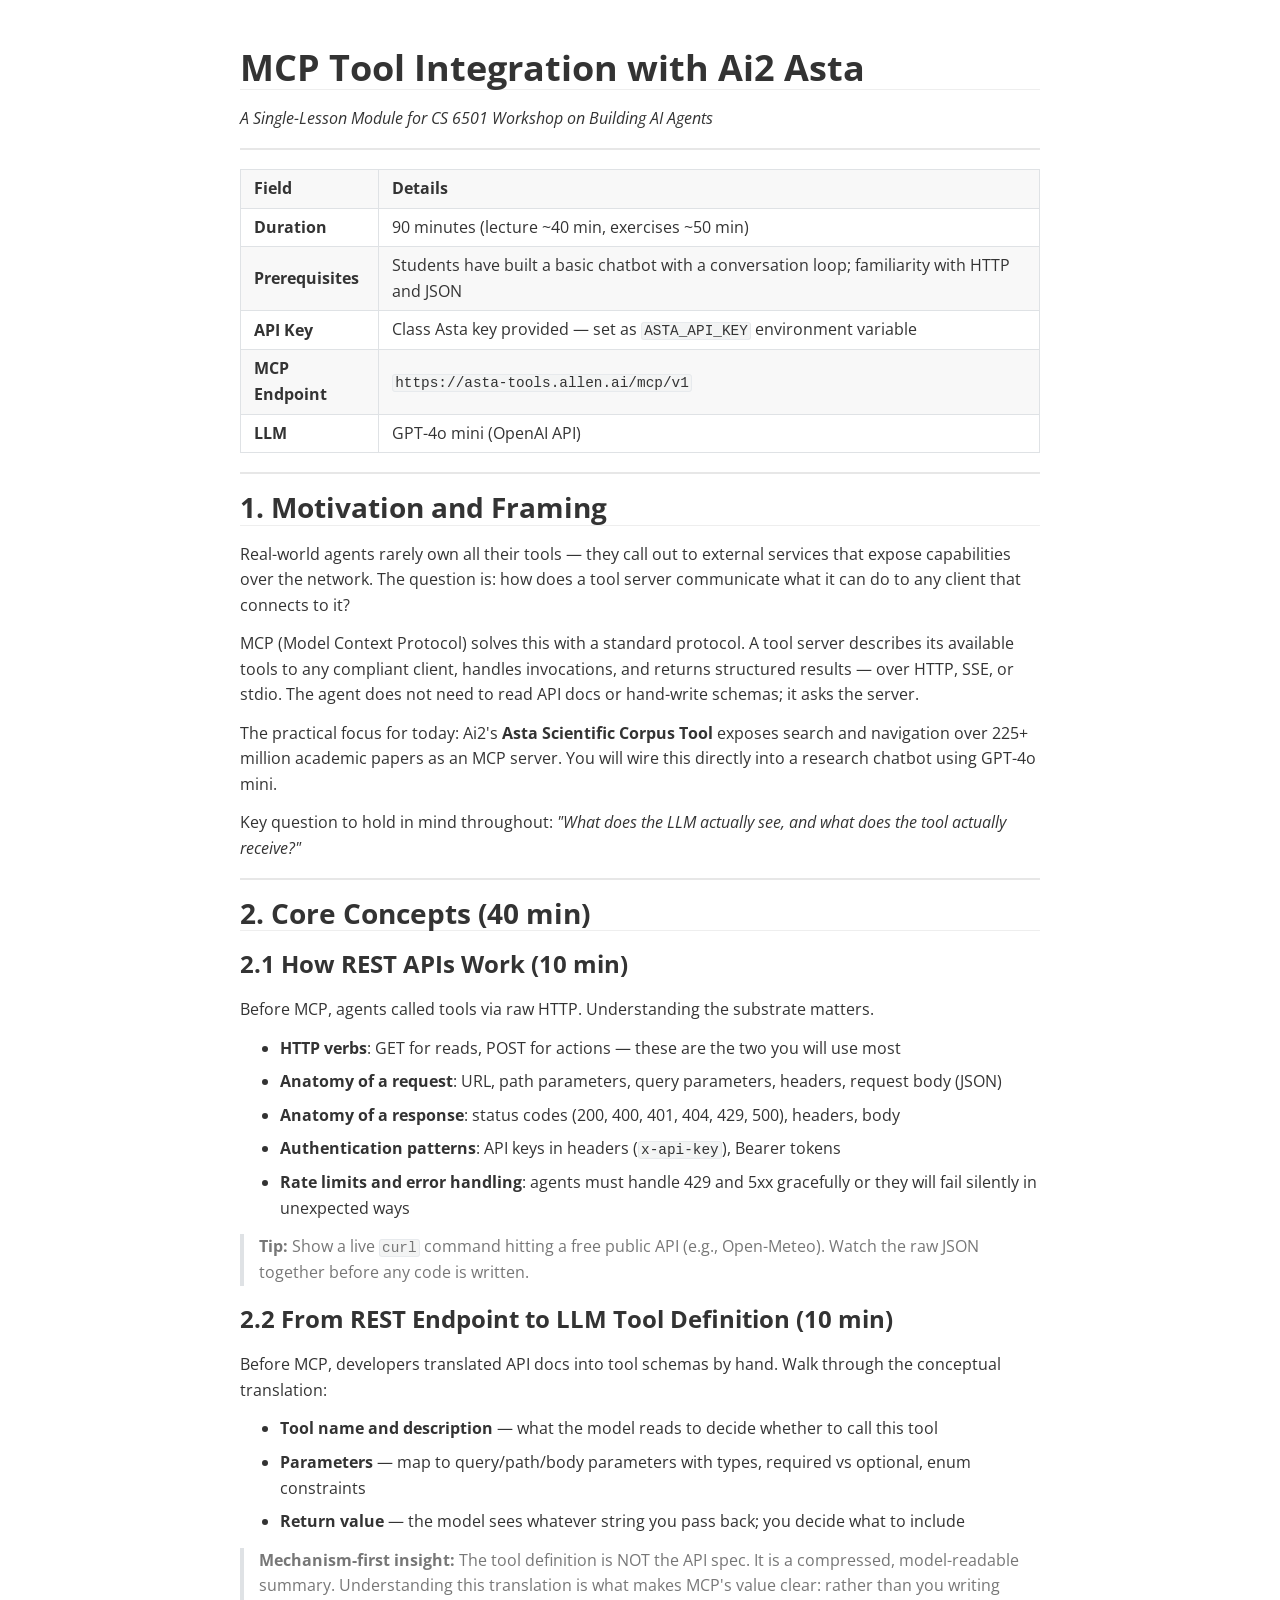
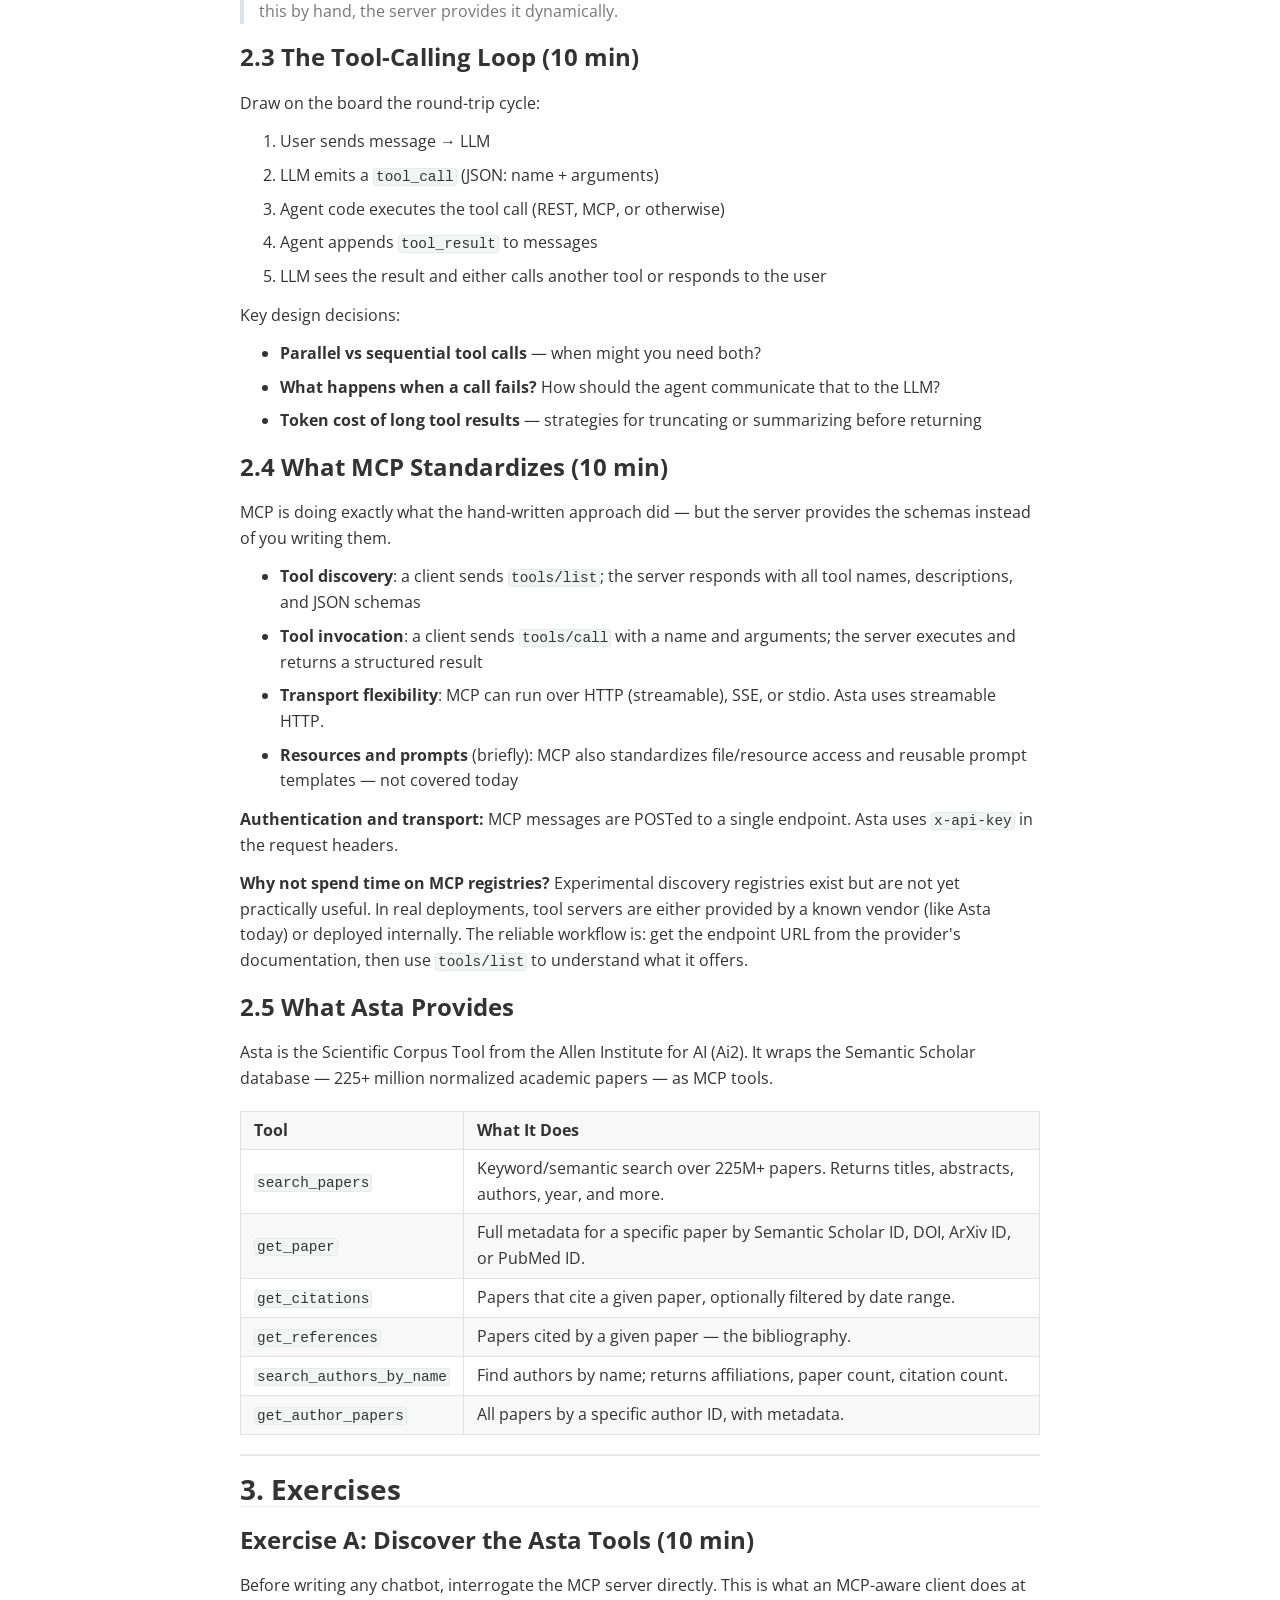
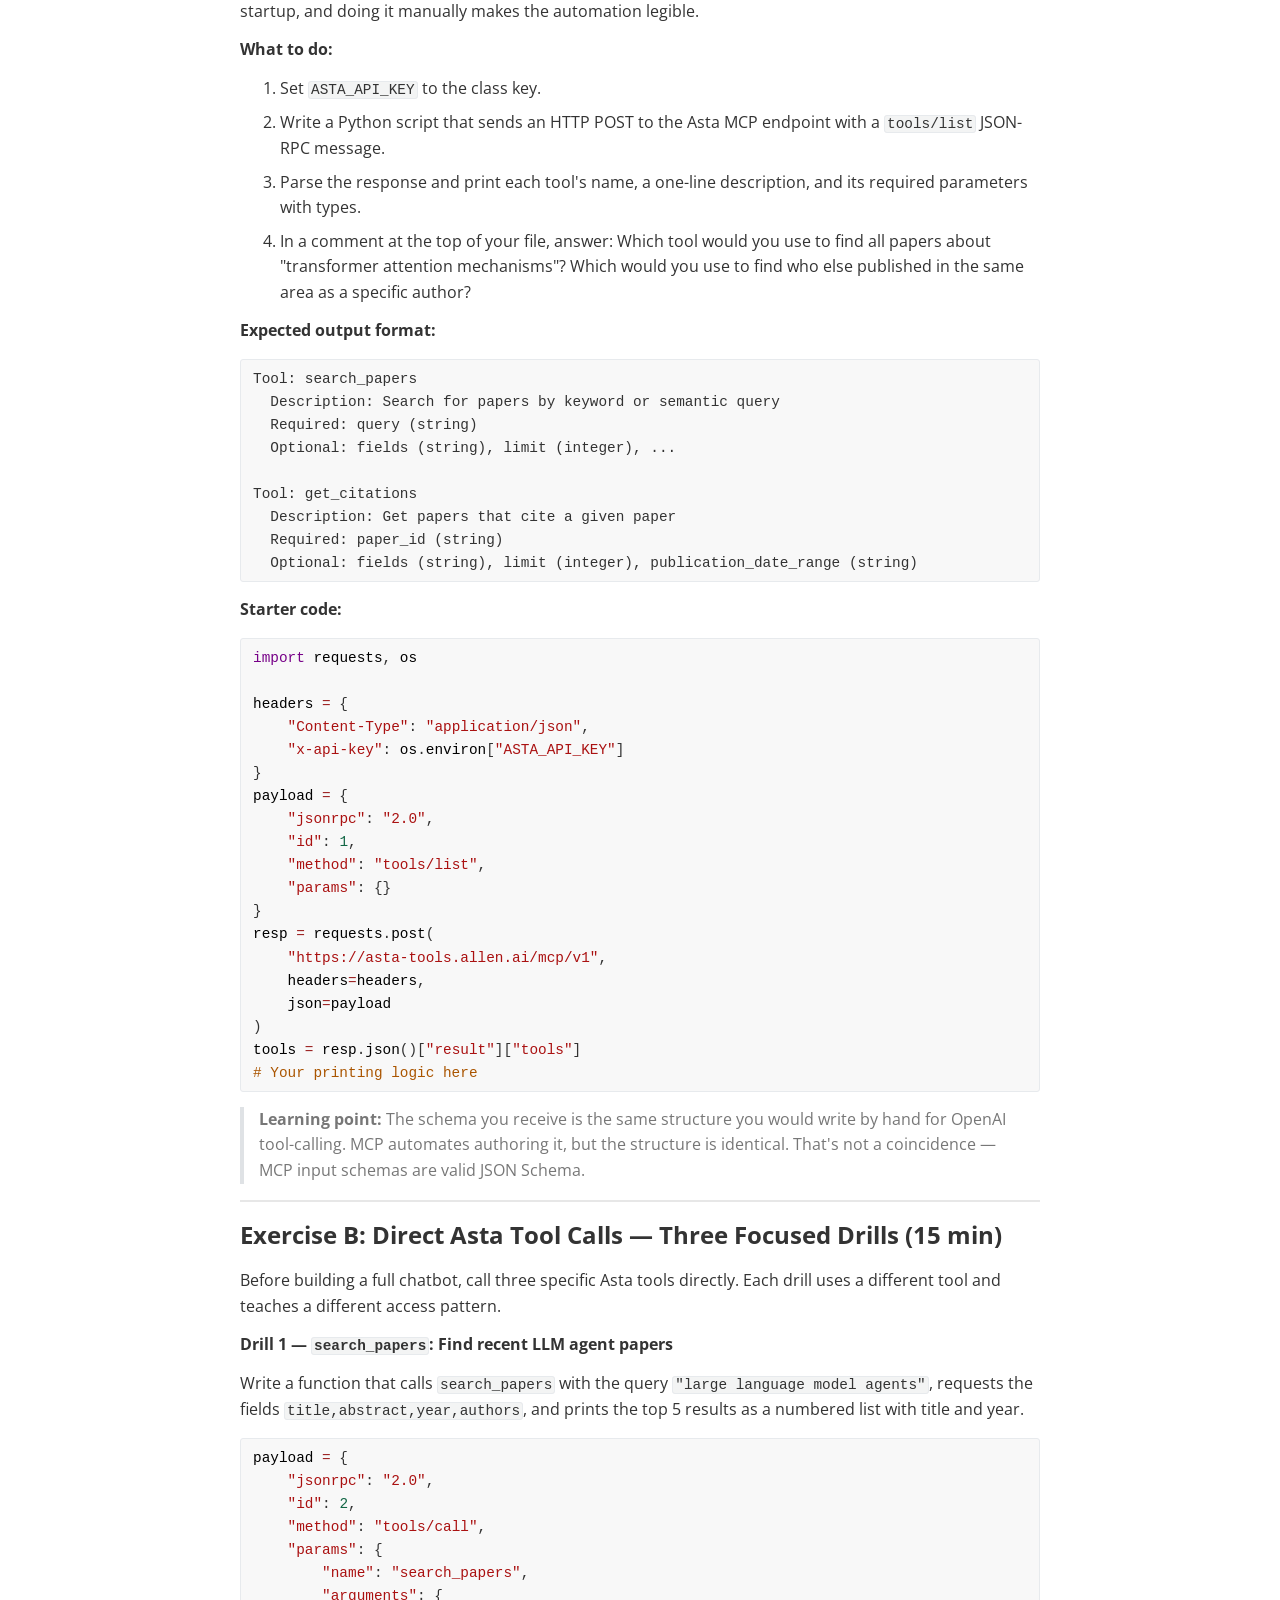
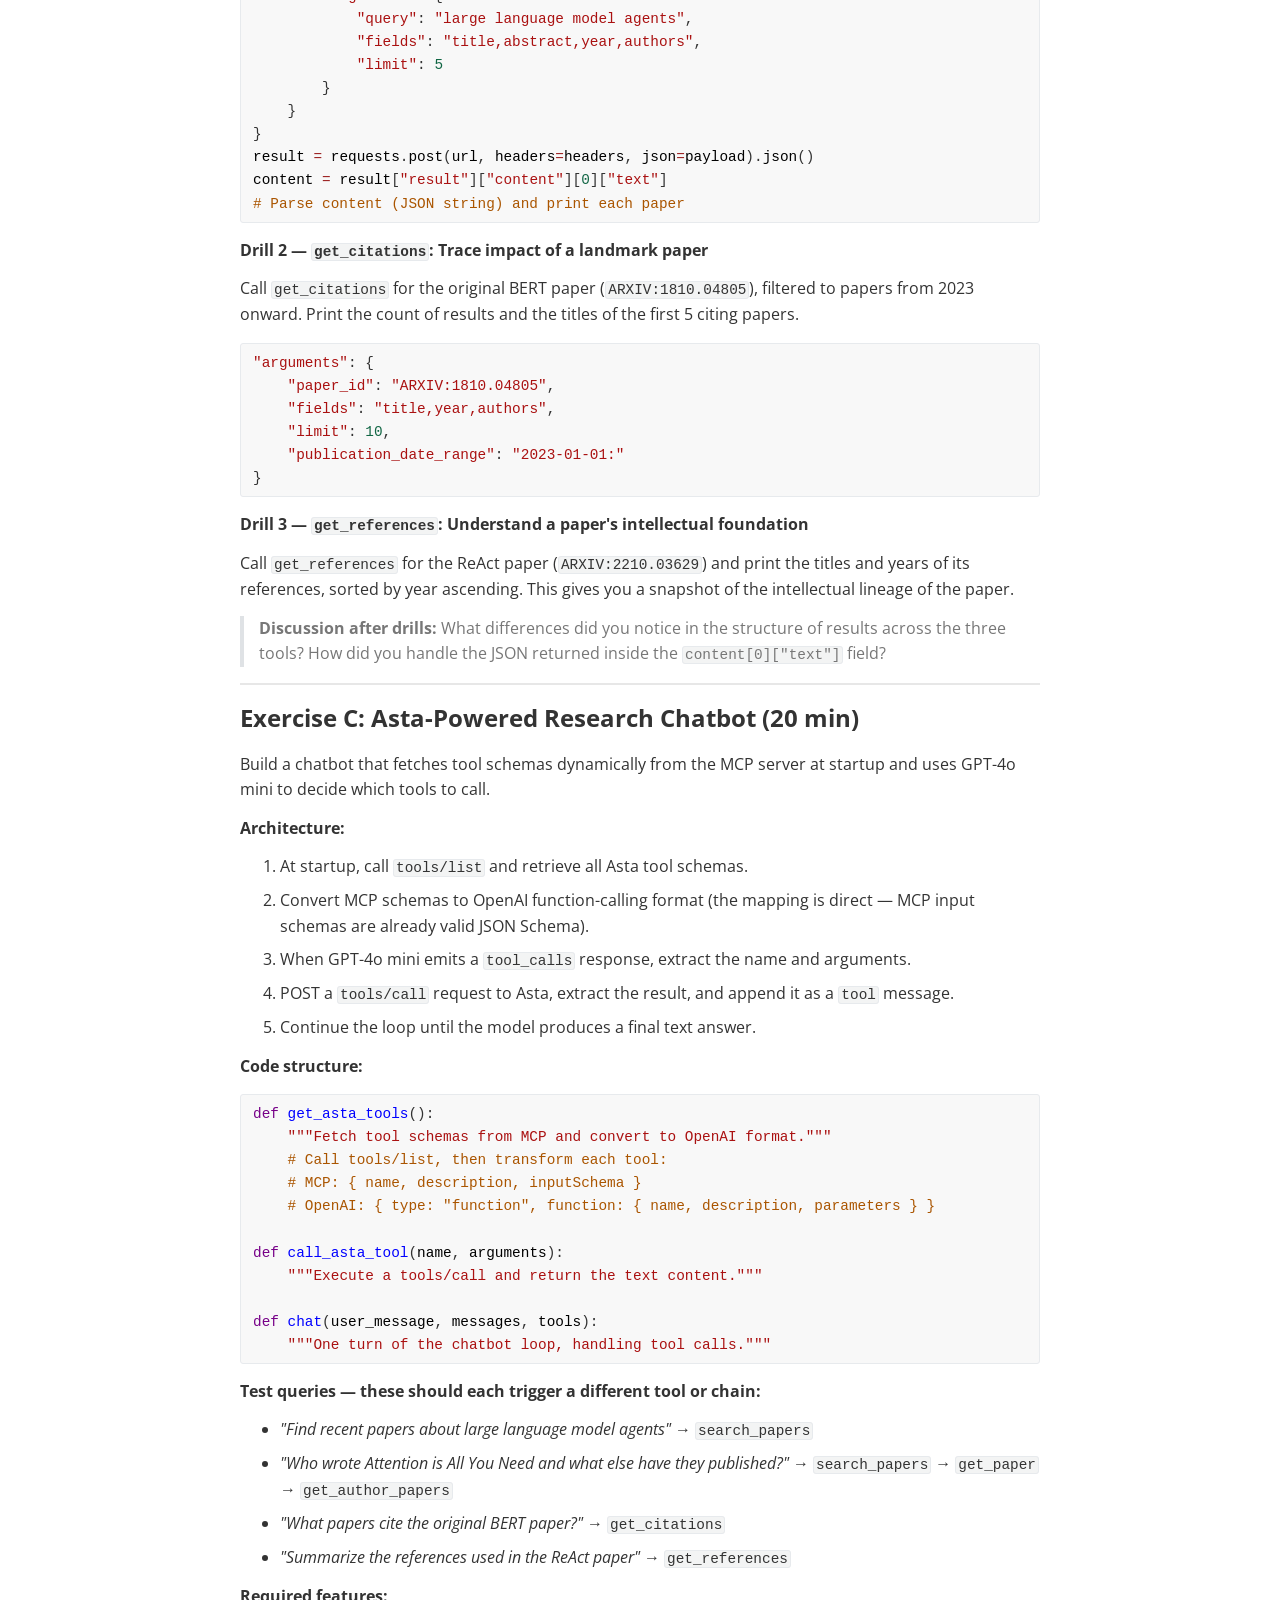
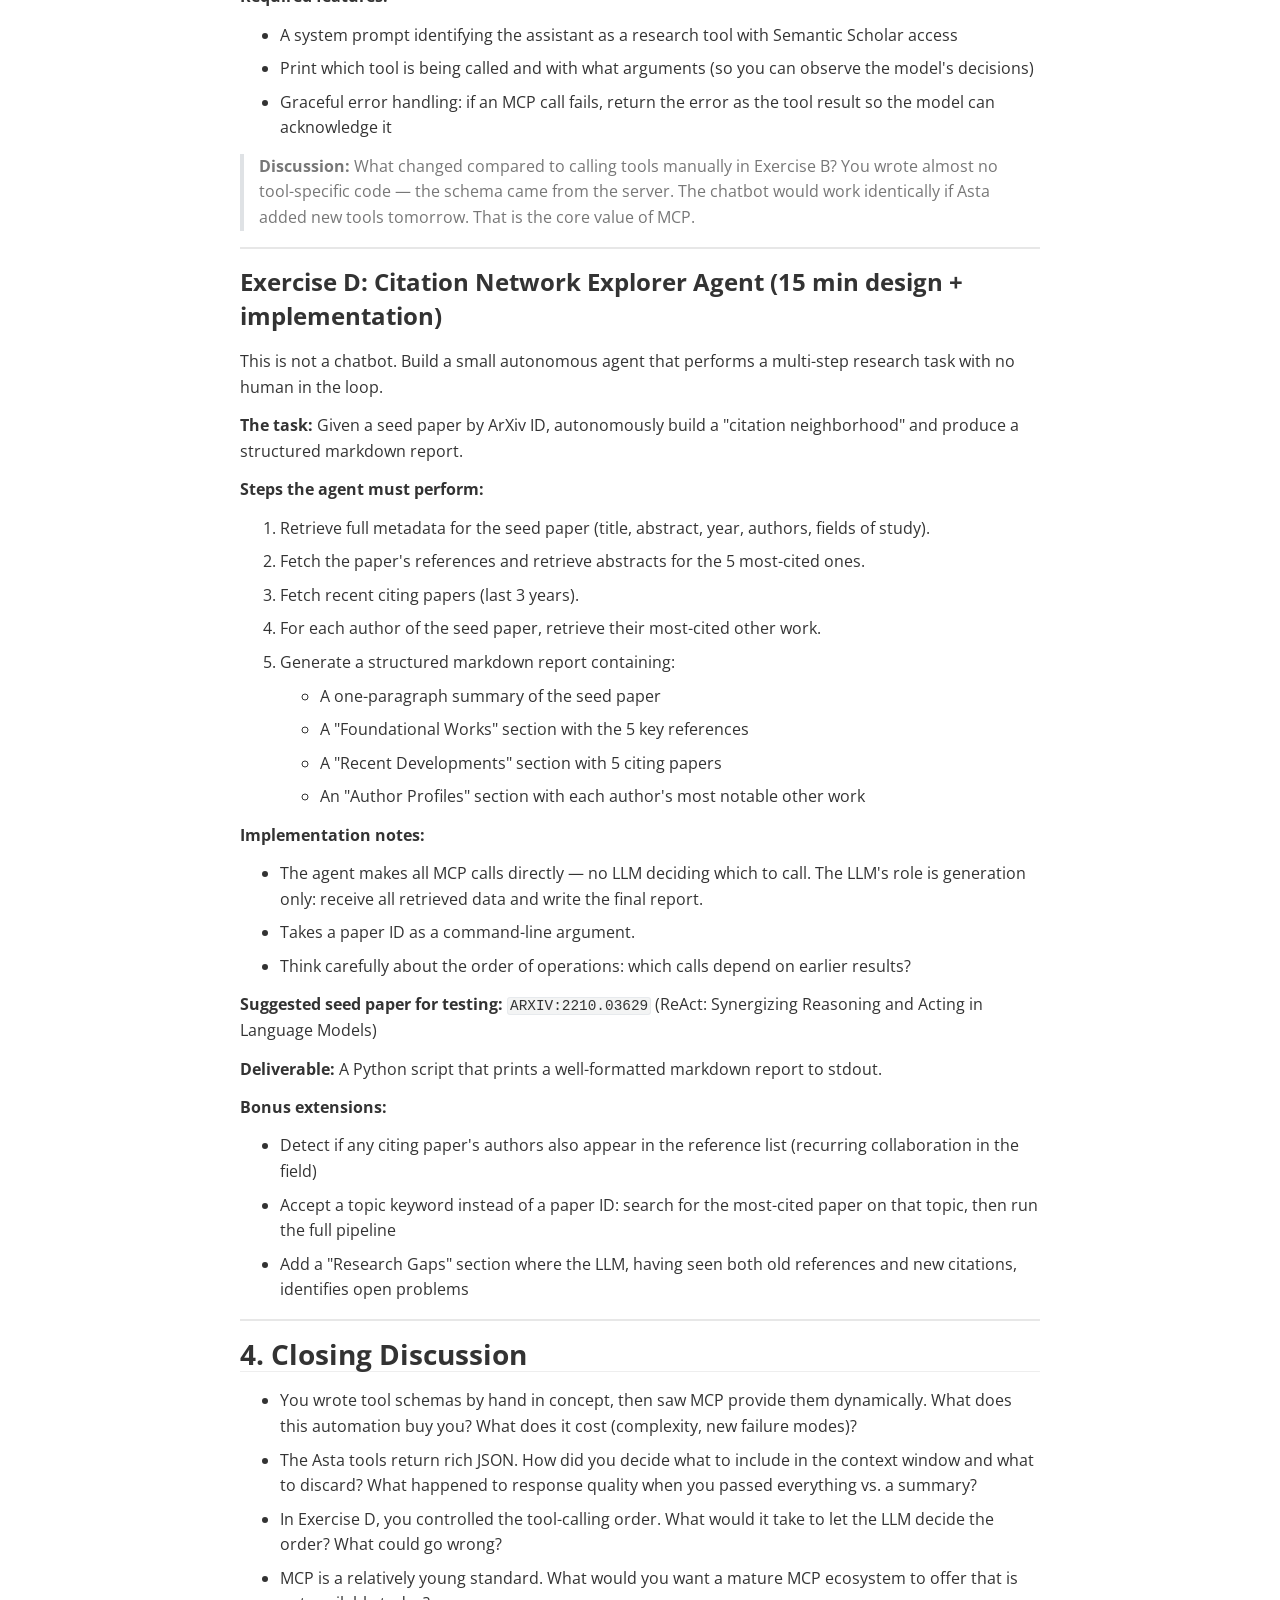
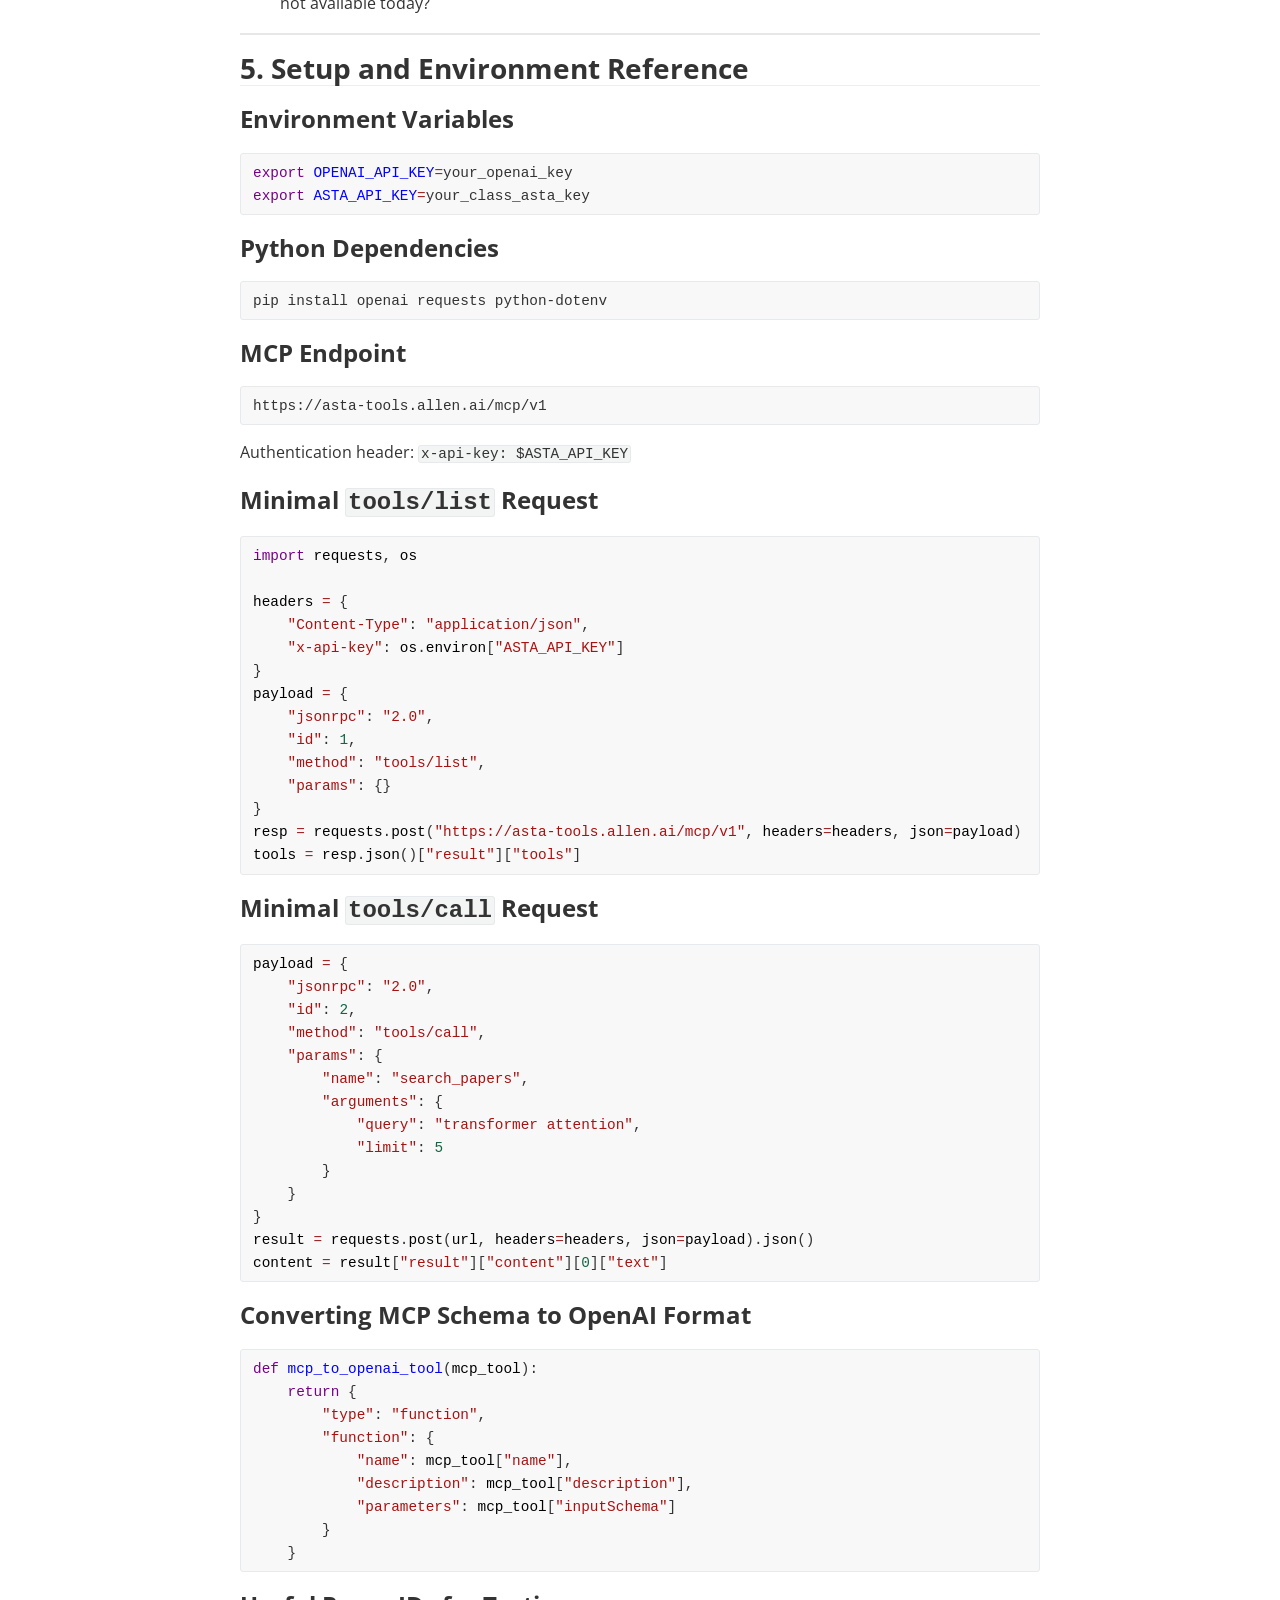
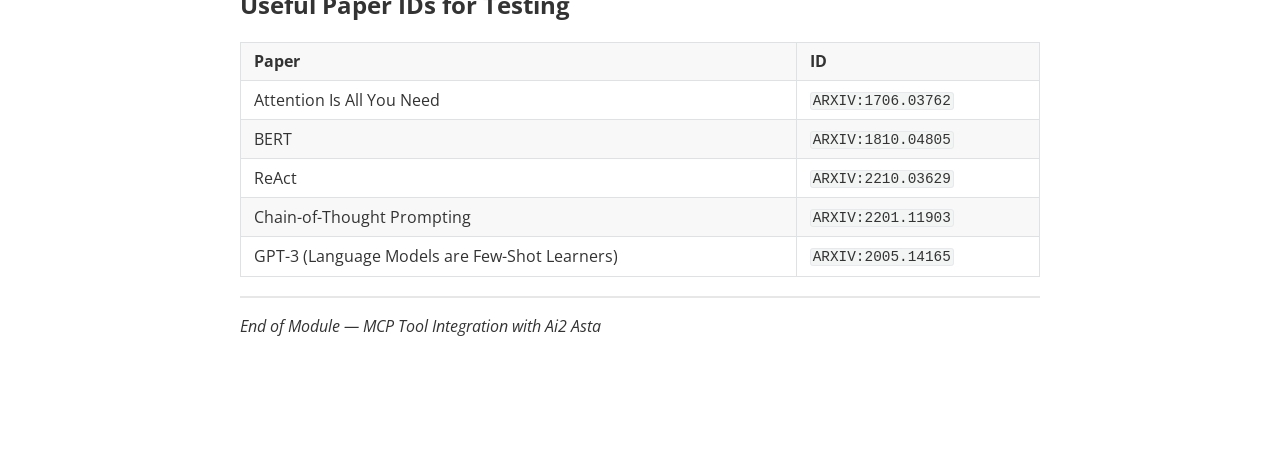
<file: 6501-Topic7MCPA2A/mcp_asta_lesson_plan.html>
<!doctype html>
<html>
<head>
<meta charset='UTF-8'><meta name='viewport' content='width=device-width initial-scale=1'><style type='text/css'>html {overflow-x: initial !important;}</style>
<style type='text/css'  id="style-base">:root { --bg-color: #ffffff; --text-color: #333333; --select-text-bg-color: #B5D6FC; --select-text-font-color: auto; --monospace: "Lucida Console",Consolas,"Courier",monospace; --title-bar-height: 20px; }
.mac-os-11 { --title-bar-height: 28px; }
html { font-size: 14px; background-color: var(--bg-color); color: var(--text-color); font-family: "Helvetica Neue", Helvetica, Arial, "Segoe UI Emoji", "SF Pro", sans-serif; -webkit-font-smoothing: antialiased; }
h1, h2, h3, h4, h5 { white-space: pre-wrap; }
body { margin: 0px; padding: 0px; height: auto; inset: 0px; font-size: 1rem; line-height: 1.428571; overflow-x: hidden; background: inherit; }
iframe { margin: auto; }
a.url { word-break: break-all; }
a:active, a:hover { outline: 0px; }
.in-text-selection, ::selection { text-shadow: none; background: var(--select-text-bg-color); color: var(--select-text-font-color); }
#write { margin: 0px auto; height: auto; width: inherit; word-break: normal; overflow-wrap: break-word; position: relative; white-space: normal; overflow-x: visible; padding-top: 36px; }
#write.first-line-indent p { text-indent: 2em; }
#write.first-line-indent li p, #write.first-line-indent p *, #write.first-line-indent svg * { text-indent: 0px; }
#write.first-line-indent li { margin-left: 2em; }
.for-image #write { padding-left: 8px; padding-right: 8px; }
body.typora-export { padding-left: 30px; padding-right: 30px; }
.typora-export .footnote-line, .typora-export li, .typora-export p { white-space: pre-wrap; }
.typora-export .task-list-item input { pointer-events: none; }
@media screen and (max-width: 500px) {
  body.typora-export { padding-left: 0px; padding-right: 0px; }
  #write { padding-left: 20px; padding-right: 20px; }
}
#write li > figure:last-child { margin-bottom: 0.5rem; }
#write ol, #write ul { position: relative; }
img { max-width: 100%; vertical-align: middle; image-orientation: from-image; }
button, input, select, textarea { color: inherit; font-style: inherit; font-variant-caps: inherit; font-weight: inherit; font-width: inherit; font-size: inherit; line-height: inherit; font-family: inherit; font-size-adjust: inherit; font-kerning: inherit; font-variant-alternates: inherit; font-variant-ligatures: inherit; font-variant-numeric: inherit; font-variant-east-asian: inherit; font-variant-position: inherit; font-variant-emoji: inherit; font-feature-settings: inherit; font-optical-sizing: inherit; font-variation-settings: inherit; }
input[type="checkbox"], input[type="radio"] { line-height: normal; padding: 0px; }
*, ::after, ::before { box-sizing: border-box; }
#write h1, #write h2, #write h3, #write h4, #write h5, #write h6, #write p, #write pre { width: inherit; position: relative; }
#write svg h1, #write svg h2, #write svg h3, #write svg h4, #write svg h5, #write svg h6, #write svg p { position: static; }
svg sub, svg sup { position: static; }
.nodeLabel p { padding-right: 2px; padding-left: 2px; }
.typora-export .nodeLabel p { padding-right: 0px; padding-left: 0px; }
foreignObject { overflow: visible; }
p { line-height: inherit; }
h1, h2, h3, h4, h5, h6 { break-after: avoid-page; break-inside: avoid; orphans: 4; }
p { orphans: 4; }
li p { orphans: 1; }
h1 { font-size: 2rem; }
h2 { font-size: 1.8rem; }
h3 { font-size: 1.6rem; }
h4 { font-size: 1.4rem; }
h5 { font-size: 1.2rem; }
h6 { font-size: 1rem; }
.md-math-block, .md-rawblock, h1, h2, h3, h4, h5, h6, p { margin-top: 1rem; margin-bottom: 1rem; }
.hidden { display: none; }
.md-blockmeta { color: rgb(204, 204, 204); font-weight: 700; font-style: italic; }
a { cursor: pointer; }
sup.md-footnote { padding: 2px 4px; background-color: rgba(238, 238, 238, 0.7); color: rgb(85, 85, 85); border-radius: 4px; cursor: pointer; }
sup.md-footnote a, sup.md-footnote a:hover { color: inherit; text-transform: inherit; text-decoration: inherit; }
#write input[type="checkbox"] { cursor: pointer; width: inherit; height: inherit; }
figure { overflow-x: auto; margin: 1.2em 0px; max-width: calc(100% + 16px); padding: 0px; }
figure > table { margin: 0px; }
thead, tr { break-inside: avoid; break-after: auto; }
thead { display: table-header-group; }
table { border-collapse: collapse; border-spacing: 0px; width: 100%; overflow: auto; break-inside: auto; text-align: left; }
table.md-table td { min-width: 32px; }
.CodeMirror-gutters { border-right-width: 0px; border-right-style: none; border-right-color: currentcolor; background-color: inherit; }
.CodeMirror-linenumber { -webkit-user-select: none; }
.CodeMirror { text-align: left; }
.CodeMirror-placeholder { opacity: 0.3; }
.CodeMirror pre { padding: 0px 4px; }
.CodeMirror-lines { padding: 0px; }
div.hr:focus { cursor: none; }
#write pre { white-space: pre-wrap; }
#write.fences-no-line-wrapping pre { white-space: pre; }
#write pre.ty-contain-cm { white-space: normal; }
.CodeMirror-gutters { margin-right: 4px; }
.md-fences { font-size: 0.9rem; display: block; break-inside: avoid; text-align: left; overflow: visible; white-space: pre; background: inherit; position: relative !important; }
.md-fences-adv-panel { width: 100%; margin-top: 10px; text-align: center; padding-top: 0px; padding-bottom: 8px; overflow-x: auto; }
#write .md-fences.mock-cm { white-space: pre-wrap; }
.md-fences.md-fences-with-lineno { padding-left: 0px; }
#write.fences-no-line-wrapping .md-fences.mock-cm { white-space: pre; overflow-x: auto; }
.md-fences.mock-cm.md-fences-with-lineno { padding-left: 8px; }
.CodeMirror-line, twitterwidget { break-inside: avoid; }
svg { break-inside: avoid; }
.footnotes { opacity: 0.8; font-size: 0.9rem; margin-top: 1em; margin-bottom: 1em; }
.footnotes + .footnotes { margin-top: 0px; }
.md-reset { margin: 0px; padding: 0px; border: 0px; outline: 0px; vertical-align: top; background: 0px 0px; text-decoration: none; text-shadow: none; float: none; position: static; width: auto; height: auto; white-space: nowrap; cursor: inherit; line-height: normal; font-weight: 400; text-align: left; box-sizing: content-box; direction: ltr; }
li div { padding-top: 0px; }
blockquote { margin: 1rem 0px; }
li .mathjax-block, li p { margin: 0.5rem 0px; }
li blockquote { margin: 1rem 0px; }
li { margin: 0px; position: relative; }
blockquote > :last-child { margin-bottom: 0px; }
blockquote > :first-child, li > :first-child { margin-top: 0px; }
.footnotes-area { color: rgb(136, 136, 136); margin-top: 0.714rem; padding-bottom: 0.143rem; white-space: normal; }
#write .footnote-line { white-space: pre-wrap; }
@media print {
  body, html { border: 1px solid transparent; height: 99%; break-after: avoid; break-before: avoid; font-variant-ligatures: no-common-ligatures; }
  #write { margin-top: 0px; border-color: transparent !important; padding-top: 0px !important; padding-bottom: 0px !important; }
  .typora-export * { print-color-adjust: exact; }
  .typora-export #write { break-after: avoid; }
  .typora-export #write::after { height: 0px; }
  .is-mac table { break-inside: avoid; }
  #write > p:nth-child(1) { margin-top: 0px; }
  .typora-export-show-outline .typora-export-sidebar { display: none; }
  figure { overflow-x: visible; }
}
.footnote-line { margin-top: 0.714em; font-size: 0.7em; }
a img, img a { cursor: pointer; }
pre.md-meta-block { font-size: 0.8rem; min-height: 0.8rem; white-space: pre-wrap; background: rgb(204, 204, 204); display: block; overflow-x: hidden; }
p > .md-image:only-child:not(.md-img-error) img, p > img:only-child { display: block; margin: auto; }
#write.first-line-indent p > .md-image:only-child:not(.md-img-error) img { left: -2em; position: relative; }
p > .md-image:only-child { display: inline-block; width: 100%; }
#write .MathJax_Display { margin: 0.8em 0px 0px; }
.md-math-block { width: 100%; }
.md-math-block:not(:empty)::after { display: none; }
.MathJax_ref { fill: currentcolor; }
[contenteditable="true"]:active, [contenteditable="true"]:focus, [contenteditable="false"]:active, [contenteditable="false"]:focus { outline: 0px; box-shadow: none; }
.md-task-list-item { position: relative; list-style-type: none; }
.task-list-item.md-task-list-item { padding-left: 0px; }
.md-task-list-item > input { position: absolute; top: 0px; left: 0px; margin-left: -1.2em; margin-top: calc(1em - 10px); border: medium; }
.math { font-size: 1rem; }
.md-toc { min-height: 3.58rem; position: relative; font-size: 0.9rem; border-radius: 10px; }
.md-toc-content { position: relative; margin-left: 0px; }
.md-toc-content::after, .md-toc::after { display: none; }
.md-toc-item { display: block; color: rgb(65, 131, 196); }
.md-toc-item a { text-decoration: none; }
.md-toc-inner:hover { text-decoration: underline; }
.md-toc-inner { display: inline-block; cursor: pointer; }
.md-toc-h1 .md-toc-inner { margin-left: 0px; font-weight: 700; }
.md-toc-h2 .md-toc-inner { margin-left: 2em; }
.md-toc-h3 .md-toc-inner { margin-left: 4em; }
.md-toc-h4 .md-toc-inner { margin-left: 6em; }
.md-toc-h5 .md-toc-inner { margin-left: 8em; }
.md-toc-h6 .md-toc-inner { margin-left: 10em; }
@media screen and (max-width: 48em) {
  .md-toc-h3 .md-toc-inner { margin-left: 3.5em; }
  .md-toc-h4 .md-toc-inner { margin-left: 5em; }
  .md-toc-h5 .md-toc-inner { margin-left: 6.5em; }
  .md-toc-h6 .md-toc-inner { margin-left: 8em; }
}
a.md-toc-inner { font-size: inherit; font-style: inherit; font-weight: inherit; line-height: inherit; }
.footnote-line a:not(.reversefootnote) { color: inherit; }
.reversefootnote { font-family: ui-monospace, sans-serif; }
.md-attr { display: none; }
.md-fn-count::after { content: "."; }
code, pre, samp, tt { font-family: var(--monospace); }
kbd { margin: 0px 0.1em; padding: 0.1em 0.6em; font-size: 0.8em; color: rgb(36, 39, 41); background: rgb(255, 255, 255); border: 1px solid rgb(173, 179, 185); border-radius: 3px; box-shadow: rgba(12, 13, 14, 0.2) 0px 1px 0px, rgb(255, 255, 255) 0px 0px 0px 2px inset; white-space: nowrap; vertical-align: middle; }
.md-comment { color: rgb(162, 127, 3); opacity: 0.6; font-family: var(--monospace); }
code { text-align: left; vertical-align: initial; }
a.md-print-anchor { white-space: pre !important; border-width: medium !important; border-style: none !important; border-color: currentcolor !important; display: inline-block !important; position: absolute !important; width: 1px !important; right: 0px !important; outline: 0px !important; background: 0px 0px !important; text-decoration: initial !important; text-shadow: initial !important; }
.os-windows.monocolor-emoji .md-emoji { font-family: "Segoe UI Symbol", sans-serif; }
.md-diagram-panel > svg { max-width: 100%; }
[lang="flow"] svg, [lang="mermaid"] svg { max-width: 100%; height: auto; }
[lang="mermaid"] .node text { font-size: 1rem; }
table tr th { border-bottom-width: 0px; border-bottom-style: none; border-bottom-color: currentcolor; }
video { max-width: 100%; display: block; margin: 0px auto; }
iframe { max-width: 100%; width: 100%; border: medium; }
.highlight td, .highlight tr { border: 0px; }
mark { background: rgb(255, 255, 0); color: rgb(0, 0, 0); }
.md-html-inline .md-plain, .md-html-inline strong, mark .md-inline-math, mark strong { color: inherit; }
.md-expand mark .md-meta { opacity: 0.3 !important; }
mark .md-meta { color: rgb(0, 0, 0); }
@media print {
  .typora-export h1, .typora-export h2, .typora-export h3, .typora-export h4, .typora-export h5, .typora-export h6 { break-inside: avoid; }
}
.md-diagram-panel .messageText { stroke: none !important; }
.md-diagram-panel .start-state { fill: var(--node-fill); }
.md-diagram-panel .edgeLabel rect { opacity: 1 !important; }
.md-fences.md-fences-math { font-size: 1em; }
.md-fences-advanced:not(.md-focus) { padding: 0px; white-space: nowrap; border: 0px; }
.md-fences-advanced:not(.md-focus) { background: inherit; }
.mermaid-svg { margin: auto; }
.typora-export-show-outline .typora-export-content { max-width: 1440px; margin: auto; display: flex; flex-direction: row; }
.typora-export-sidebar { width: 300px; font-size: 0.8rem; margin-top: 80px; margin-right: 18px; }
.typora-export-show-outline #write { --webkit-flex: 2; flex: 2 1 0%; }
.typora-export-sidebar .outline-content { position: fixed; top: 0px; max-height: 100%; overflow: hidden auto; padding-bottom: 30px; padding-top: 60px; width: 300px; }
@media screen and (max-width: 1024px) {
  .typora-export-sidebar, .typora-export-sidebar .outline-content { width: 240px; }
}
@media screen and (max-width: 800px) {
  .typora-export-sidebar { display: none; }
}
.outline-content li, .outline-content ul { margin-left: 0px; margin-right: 0px; padding-left: 0px; padding-right: 0px; list-style: none; overflow-wrap: anywhere; }
.outline-content ul { margin-top: 0px; margin-bottom: 0px; }
.outline-content strong { font-weight: 400; }
.outline-expander { width: 1rem; height: 1.428571rem; position: relative; display: table-cell; vertical-align: middle; cursor: pointer; padding-left: 4px; }
.outline-expander::before { content: ""; position: relative; font-family: Ionicons; display: inline-block; font-size: 8px; vertical-align: middle; }
.outline-item { padding-top: 3px; padding-bottom: 3px; cursor: pointer; }
.outline-expander:hover::before { content: ""; }
.outline-h1 > .outline-item { padding-left: 0px; }
.outline-h2 > .outline-item { padding-left: 1em; }
.outline-h3 > .outline-item { padding-left: 2em; }
.outline-h4 > .outline-item { padding-left: 3em; }
.outline-h5 > .outline-item { padding-left: 4em; }
.outline-h6 > .outline-item { padding-left: 5em; }
.outline-label { cursor: pointer; display: table-cell; vertical-align: middle; text-decoration: none; color: inherit; }
.outline-label:hover { text-decoration: underline; }
.outline-item:hover { border-color: rgb(245, 245, 245); background-color: var(--item-hover-bg-color); }
.outline-item:hover { margin-left: -28px; margin-right: -28px; border-left-width: 28px; border-left-style: solid; border-left-color: transparent; border-right-width: 28px; border-right-style: solid; border-right-color: transparent; }
.outline-item-single .outline-expander::before, .outline-item-single .outline-expander:hover::before { display: none; }
.outline-item-open > .outline-item > .outline-expander::before { content: ""; }
.outline-children { display: none; }
.info-panel-tab-wrapper { display: none; }
.outline-item-open > .outline-children { display: block; }
.typora-export .outline-item { padding-top: 1px; padding-bottom: 1px; }
.typora-export .outline-item:hover { margin-right: -8px; border-right-width: 8px; border-right-style: solid; border-right-color: transparent; }
.typora-export .outline-expander::before { content: "+"; font-family: inherit; top: -1px; }
.typora-export .outline-expander:hover::before, .typora-export .outline-item-open > .outline-item > .outline-expander::before { content: "−"; }
.typora-export-collapse-outline .outline-children { display: none; }
.typora-export-collapse-outline .outline-item-open > .outline-children, .typora-export-no-collapse-outline .outline-children { display: block; }
.typora-export-no-collapse-outline .outline-expander::before { content: "" !important; }
.typora-export-show-outline .outline-item-active > .outline-item .outline-label { font-weight: 700; }
.md-inline-math-container mjx-container { zoom: 0.95; }
mjx-container { break-inside: avoid; }
.md-alert.md-alert-note { border-left-color: rgb(9, 105, 218); }
.md-alert.md-alert-important { border-left-color: rgb(130, 80, 223); }
.md-alert.md-alert-warning { border-left-color: rgb(154, 103, 0); }
.md-alert.md-alert-tip { border-left-color: rgb(31, 136, 61); }
.md-alert.md-alert-caution { border-left-color: rgb(207, 34, 46); }
.md-alert { padding: 0px 1em; margin-bottom: 16px; color: inherit; border-left-width: 0.25em; border-left-style: solid; border-left-color: rgb(0, 0, 0); }
.md-alert-text-note { color: rgb(9, 105, 218); }
.md-alert-text-important { color: rgb(130, 80, 223); }
.md-alert-text-warning { color: rgb(154, 103, 0); }
.md-alert-text-tip { color: rgb(31, 136, 61); }
.md-alert-text-caution { color: rgb(207, 34, 46); }
.md-alert-text { font-size: 0.9rem; font-weight: 700; }
.md-alert-text svg { fill: currentcolor; position: relative; top: 0.125em; margin-right: 1ch; overflow: visible; }
.md-alert-text-container::after { content: attr(data-text); text-transform: capitalize; pointer-events: none; margin-right: 1ch; }

</style>
<style type='text/css'  id="style-codemirror">.CodeMirror { height: auto; }
.CodeMirror.cm-s-inner { background: inherit; }
.CodeMirror-scroll { overflow: auto hidden; z-index: 3; }
.CodeMirror-gutter-filler, .CodeMirror-scrollbar-filler { background-color: rgb(255, 255, 255); }
.CodeMirror-gutters { border-right-width: 1px; border-right-style: solid; border-right-color: rgb(221, 221, 221); background: inherit; white-space: nowrap; }
.CodeMirror-linenumber { padding: 0px 3px 0px 5px; text-align: right; color: rgb(153, 153, 153); }
.cm-s-inner .cm-keyword { color: rgb(119, 0, 136); }
.cm-s-inner .cm-atom, .cm-s-inner.cm-atom { color: rgb(34, 17, 153); }
.cm-s-inner .cm-number { color: rgb(17, 102, 68); }
.cm-s-inner .cm-def { color: rgb(0, 0, 255); }
.cm-s-inner .cm-variable { color: rgb(0, 0, 0); }
.cm-s-inner .cm-variable-2 { color: rgb(0, 85, 170); }
.cm-s-inner .cm-variable-3 { color: rgb(0, 136, 85); }
.cm-s-inner .cm-string { color: rgb(170, 17, 17); }
.cm-s-inner .cm-property { color: rgb(0, 0, 0); }
.cm-s-inner .cm-operator { color: rgb(152, 26, 26); }
.cm-s-inner .cm-comment, .cm-s-inner.cm-comment { color: rgb(170, 85, 0); }
.cm-s-inner .cm-string-2 { color: rgb(255, 85, 0); }
.cm-s-inner .cm-meta { color: rgb(85, 85, 85); }
.cm-s-inner .cm-qualifier { color: rgb(85, 85, 85); }
.cm-s-inner .cm-builtin { color: rgb(51, 0, 170); }
.cm-s-inner .cm-bracket { color: rgb(153, 153, 119); }
.cm-s-inner .cm-tag { color: rgb(17, 119, 0); }
.cm-s-inner .cm-attribute { color: rgb(0, 0, 204); }
.cm-s-inner .cm-header, .cm-s-inner.cm-header { color: rgb(0, 0, 255); }
.cm-s-inner .cm-quote, .cm-s-inner.cm-quote { color: rgb(0, 153, 0); }
.cm-s-inner .cm-hr, .cm-s-inner.cm-hr { color: rgb(153, 153, 153); }
.cm-s-inner .cm-link, .cm-s-inner.cm-link { color: rgb(0, 0, 204); }
.cm-negative { color: rgb(221, 68, 68); }
.cm-positive { color: rgb(34, 153, 34); }
.cm-header, .cm-strong { font-weight: 700; }
.cm-del { text-decoration: line-through; }
.cm-em { font-style: italic; }
.cm-link { text-decoration: underline; }
.cm-error { color: red; }
.cm-invalidchar { color: red; }
.cm-constant { color: rgb(38, 139, 210); }
.cm-defined { color: rgb(181, 137, 0); }
div.CodeMirror span.CodeMirror-matchingbracket { color: rgb(0, 255, 0); }
div.CodeMirror span.CodeMirror-nonmatchingbracket { color: rgb(255, 34, 34); }
.cm-s-inner .CodeMirror-activeline-background { background: inherit; }
.CodeMirror { position: relative; overflow: hidden; }
.CodeMirror-scroll { height: 100%; outline: 0px; position: relative; box-sizing: content-box; background: inherit; }
.CodeMirror-sizer { position: relative; }
.CodeMirror-gutter-filler, .CodeMirror-hscrollbar, .CodeMirror-scrollbar-filler, .CodeMirror-vscrollbar { position: absolute; z-index: 6; display: none; outline: 0px; }
.CodeMirror-vscrollbar { right: 0px; top: 0px; overflow: hidden; }
.CodeMirror-hscrollbar { bottom: 0px; left: 0px; overflow: auto hidden; }
.CodeMirror-scrollbar-filler { right: 0px; bottom: 0px; }
.CodeMirror-gutter-filler { left: 0px; bottom: 0px; }
.CodeMirror-gutters { position: absolute; left: 0px; top: 0px; padding-bottom: 10px; z-index: 3; overflow-y: hidden; }
.CodeMirror-gutter { white-space: normal; height: 100%; box-sizing: content-box; padding-bottom: 30px; margin-bottom: -32px; display: inline-block; }
.CodeMirror-gutter-wrapper { position: absolute; z-index: 4; background: 0px 0px !important; border: medium !important; }
.CodeMirror-gutter-background { position: absolute; top: 0px; bottom: 0px; z-index: 4; }
.CodeMirror-gutter-elt { position: absolute; cursor: default; z-index: 4; }
.CodeMirror-lines { cursor: text; }
.CodeMirror pre { border-radius: 0px; border-width: 0px; background: 0px 0px; font-family: inherit; font-size: inherit; margin: 0px; white-space: pre; overflow-wrap: normal; color: inherit; z-index: 2; position: relative; overflow: visible; }
.CodeMirror-wrap pre { overflow-wrap: break-word; white-space: pre-wrap; word-break: normal; }
.CodeMirror-code pre { border-right-width: 30px; border-right-style: solid; border-right-color: transparent; width: fit-content; }
.CodeMirror-wrap .CodeMirror-code pre { border-right-width: medium; border-right-style: none; border-right-color: currentcolor; width: auto; }
.CodeMirror-linebackground { position: absolute; inset: 0px; z-index: 0; }
.CodeMirror-linewidget { position: relative; z-index: 2; overflow: auto; }
.CodeMirror-wrap .CodeMirror-scroll { overflow-x: hidden; }
.CodeMirror-measure { position: absolute; width: 100%; height: 0px; overflow: hidden; visibility: hidden; }
.CodeMirror-measure pre { position: static; }
.CodeMirror div.CodeMirror-cursor { position: absolute; visibility: hidden; border-right-width: medium; border-right-style: none; border-right-color: currentcolor; width: 0px; }
.CodeMirror div.CodeMirror-cursor { visibility: hidden; }
.CodeMirror-focused div.CodeMirror-cursor { visibility: inherit; }
.cm-searching { background: rgba(255, 255, 0, 0.4); }
span.cm-underlined { text-decoration: underline; }
span.cm-strikethrough { text-decoration: line-through; }
.cm-tw-syntaxerror { color: rgb(255, 255, 255); background-color: rgb(153, 0, 0); }
.cm-tw-deleted { text-decoration: line-through; }
.cm-tw-header5 { font-weight: 700; }
.cm-tw-listitem:first-child { padding-left: 10px; }
.cm-tw-box { border-style: solid; border-right-width: 1px; border-bottom-width: 1px; border-left-width: 1px; border-color: inherit; border-top-width: 0px !important; }
.cm-tw-underline { text-decoration: underline; }
@media print {
  .CodeMirror div.CodeMirror-cursor { visibility: hidden; }
}

</style>
<link rel='stylesheet' href='https://fonts.googleapis.com/css?family=Open+Sans:400italic,700italic,700,400&amp;subset=latin,latin-ext' type='text/css' />
<style type='text/css'  id="style-theme_css">:root {
    --side-bar-bg-color: #fafafa;
    --control-text-color: #777;
}

@include-when-export url(https://fonts.googleapis.com/css?family=Open+Sans:400italic,700italic,700,400&subset=latin,latin-ext);

/* open-sans-regular - latin-ext_latin */
  /* open-sans-italic - latin-ext_latin */
    /* open-sans-700 - latin-ext_latin */
    /* open-sans-700italic - latin-ext_latin */
  html {
    font-size: 16px;
    -webkit-font-smoothing: antialiased;
}

body {
    font-family: "Open Sans","Clear Sans", "Helvetica Neue", Helvetica, Arial, 'Segoe UI Emoji', 'SF Pro', sans-serif;
    color: rgb(51, 51, 51);
    line-height: 1.6;
}

#write {
    max-width: 860px;
  	margin: 0 auto;
  	padding: 30px;
    padding-bottom: 100px;
}

@media only screen and (min-width: 1400px) {
	#write {
		max-width: 1024px;
	}
}

@media only screen and (min-width: 1800px) {
	#write {
		max-width: 1200px;
	}
}

#write > ul:first-child,
#write > ol:first-child{
    margin-top: 30px;
}

a {
    color: #4183C4;
}
h1,
h2,
h3,
h4,
h5,
h6 {
    position: relative;
    margin-top: 1rem;
    margin-bottom: 1rem;
    font-weight: bold;
    line-height: 1.4;
    cursor: text;
}
h1:hover a.anchor,
h2:hover a.anchor,
h3:hover a.anchor,
h4:hover a.anchor,
h5:hover a.anchor,
h6:hover a.anchor {
    text-decoration: none;
}
h1 tt,
h1 code {
    font-size: inherit;
}
h2 tt,
h2 code {
    font-size: inherit;
}
h3 tt,
h3 code {
    font-size: inherit;
}
h4 tt,
h4 code {
    font-size: inherit;
}
h5 tt,
h5 code {
    font-size: inherit;
}
h6 tt,
h6 code {
    font-size: inherit;
}
h1 {
    font-size: 2.25em;
    line-height: 1.2;
    border-bottom: 1px solid #eee;
}
h2 {
    font-size: 1.75em;
    line-height: 1.225;
    border-bottom: 1px solid #eee;
}

/*@media print {
    .typora-export h1,
    .typora-export h2 {
        border-bottom: none;
        padding-bottom: initial;
    }

    .typora-export h1::after,
    .typora-export h2::after {
        content: "";
        display: block;
        height: 100px;
        margin-top: -96px;
        border-top: 1px solid #eee;
    }
}*/

h3 {
    font-size: 1.5em;
    line-height: 1.43;
}
h4 {
    font-size: 1.25em;
}
h5 {
    font-size: 1em;
}
h6 {
   font-size: 1em;
    color: #777;
}
p,
blockquote,
ul,
ol,
dl,
table{
    margin: 0.8em 0;
}
li>ol,
li>ul {
    margin: 0 0;
}
hr {
    height: 2px;
    padding: 0;
    margin: 16px 0;
    background-color: #e7e7e7;
    border: 0 none;
    overflow: hidden;
    box-sizing: content-box;
}

li p.first {
    display: inline-block;
}
ul,
ol {
    padding-left: 30px;
}
ul:first-child,
ol:first-child {
    margin-top: 0;
}
ul:last-child,
ol:last-child {
    margin-bottom: 0;
}
blockquote {
    border-left: 4px solid #dfe2e5;
    padding: 0 15px;
    color: #777777;
}
blockquote blockquote {
    padding-right: 0;
}
table {
    padding: 0;
    word-break: initial;
}
table tr {
    border: 1px solid #dfe2e5;
    margin: 0;
    padding: 0;
}
table tr:nth-child(2n),
thead {
    background-color: #f8f8f8;
}
table th {
    font-weight: bold;
    border: 1px solid #dfe2e5;
    border-bottom: 0;
    margin: 0;
    padding: 6px 13px;
}
table td {
    border: 1px solid #dfe2e5;
    margin: 0;
    padding: 6px 13px;
}
table th:first-child,
table td:first-child {
    margin-top: 0;
}
table th:last-child,
table td:last-child {
    margin-bottom: 0;
}

.CodeMirror-lines {
    padding-left: 4px;
}

.code-tooltip {
    box-shadow: 0 1px 1px 0 rgba(0,28,36,.3);
    border-top: 1px solid #eef2f2;
}

.md-fences,
code,
tt {
    border: 1px solid #e7eaed;
    background-color: #f8f8f8;
    border-radius: 3px;
    padding: 0;
    padding: 2px 4px 0px 4px;
    font-size: 0.9em;
}

code {
    background-color: #f3f4f4;
    padding: 0 2px 0 2px;
}

.md-fences {
    margin-bottom: 15px;
    margin-top: 15px;
    padding-top: 8px;
    padding-bottom: 6px;
}


.md-task-list-item > input {
  margin-left: -1.3em;
}

@media print {
    html {
        font-size: 13px;
    }
    pre {
        page-break-inside: avoid;
        word-wrap: break-word;
    }
}

.md-fences {
	background-color: #f8f8f8;
}
#write pre.md-meta-block {
	padding: 1rem;
    font-size: 85%;
    line-height: 1.45;
    background-color: #f7f7f7;
    border: 0;
    border-radius: 3px;
    color: #777777;
    margin-top: 0 !important;
}

.mathjax-block>.code-tooltip {
	bottom: .375rem;
}

.md-mathjax-midline {
    background: #fafafa;
}

#write>h3.md-focus:before{
	left: -1.5625rem;
	top: .375rem;
}
#write>h4.md-focus:before{
	left: -1.5625rem;
	top: .285714286rem;
}
#write>h5.md-focus:before{
	left: -1.5625rem;
	top: .285714286rem;
}
#write>h6.md-focus:before{
	left: -1.5625rem;
	top: .285714286rem;
}
.md-image>.md-meta {
    /*border: 1px solid #ddd;*/
    border-radius: 3px;
    padding: 2px 0px 0px 4px;
    font-size: 0.9em;
    color: inherit;
}

.md-tag {
    color: #a7a7a7;
    opacity: 1;
}

.md-toc { 
    margin-top:20px;
    padding-bottom:20px;
}

.sidebar-tabs {
    border-bottom: none;
}

#typora-quick-open {
    border: 1px solid #ddd;
    background-color: #f8f8f8;
}

#typora-quick-open-item {
    background-color: #FAFAFA;
    border-color: #FEFEFE #e5e5e5 #e5e5e5 #eee;
    border-style: solid;
    border-width: 1px;
}

/** focus mode */
.on-focus-mode blockquote {
    border-left-color: rgba(85, 85, 85, 0.12);
}

header, .context-menu, .megamenu-content, footer{
    font-family: "Segoe UI", "Arial", sans-serif;
}

.file-node-content:hover .file-node-icon,
.file-node-content:hover .file-node-open-state{
    visibility: visible;
}

.mac-seamless-mode #typora-sidebar {
    background-color: #fafafa;
    background-color: var(--side-bar-bg-color);
}

.mac-os #write{
    caret-color: AccentColor;
}

.md-lang {
    color: #b4654d;
}

/*.html-for-mac {
    --item-hover-bg-color: #E6F0FE;
}*/

#md-notification .btn {
    border: 0;
}

.dropdown-menu .divider {
    border-color: #e5e5e5;
    opacity: 0.4;
}

.ty-preferences .window-content {
    background-color: #fafafa;
}

.ty-preferences .nav-group-item.active {
    color: white;
    background: #999;
}

.menu-item-container a.menu-style-btn {
    background-color: #f5f8fa;
    background-image: linear-gradient( 180deg , hsla(0, 0%, 100%, 0.8), hsla(0, 0%, 100%, 0)); 
}
</style>
<style type='text/css'  id="style-lp">ol, ul {padding-left: 40px}</style>
<style type='text/css'  id="style-mac-print"> @media print { @page {margin: 0 0 0 0;} body.typora-export {padding-left: 0; padding-right: 0;} #write {padding:0;}}</style>

<title>mcp_asta_lesson_plan</title>
</head>
<body class='typora-export'><div class='typora-export-content'>
<div id='write'  class=''><h1 id='mcp-tool-integration-with-ai2-asta'><span>MCP Tool Integration with Ai2 Asta</span></h1><p><em><span>A Single-Lesson Module for CS 6501 Workshop on Building AI Agents</span></em></p><hr /><figure class='table-figure'><table><thead><tr><th><span>Field</span></th><th><span>Details</span></th></tr></thead><tbody><tr><td><strong><span>Duration</span></strong></td><td><span>90 minutes (lecture ~40 min, exercises ~50 min)</span></td></tr><tr><td><strong><span>Prerequisites</span></strong></td><td><span>Students have built a basic chatbot with a conversation loop; familiarity with HTTP and JSON</span></td></tr><tr><td><strong><span>API Key</span></strong></td><td><span>Class Asta key provided — set as </span><code>ASTA_API_KEY</code><span> environment variable</span></td></tr><tr><td><strong><span>MCP Endpoint</span></strong></td><td><code>https://asta-tools.allen.ai/mcp/v1</code></td></tr><tr><td><strong><span>LLM</span></strong></td><td><span>GPT-4o mini (OpenAI API)</span></td></tr></tbody></table></figure><hr /><h2 id='1-motivation-and-framing'><span>1. Motivation and Framing</span></h2><p><span>Real-world agents rarely own all their tools — they call out to external services that expose capabilities over the network. The question is: how does a tool server communicate what it can do to any client that connects to it?</span></p><p><span>MCP (Model Context Protocol) solves this with a standard protocol. A tool server describes its available tools to any compliant client, handles invocations, and returns structured results — over HTTP, SSE, or stdio. The agent does not need to read API docs or hand-write schemas; it asks the server.</span></p><p><span>The practical focus for today: Ai2&#39;s </span><strong><span>Asta Scientific Corpus Tool</span></strong><span> exposes search and navigation over 225+ million academic papers as an MCP server. You will wire this directly into a research chatbot using GPT-4o mini.</span></p><p><span>Key question to hold in mind throughout: </span><em><span>&quot;What does the LLM actually see, and what does the tool actually receive?&quot;</span></em></p><hr /><h2 id='2-core-concepts-40-min'><span>2. Core Concepts (40 min)</span></h2><h3 id='21-how-rest-apis-work-10-min'><span>2.1 How REST APIs Work (10 min)</span></h3><p><span>Before MCP, agents called tools via raw HTTP. Understanding the substrate matters.</span></p><ul><li><p><strong><span>HTTP verbs</span></strong><span>: GET for reads, POST for actions — these are the two you will use most</span></p></li><li><p><strong><span>Anatomy of a request</span></strong><span>: URL, path parameters, query parameters, headers, request body (JSON)</span></p></li><li><p><strong><span>Anatomy of a response</span></strong><span>: status codes (200, 400, 401, 404, 429, 500), headers, body</span></p></li><li><p><strong><span>Authentication patterns</span></strong><span>: API keys in headers (</span><code>x-api-key</code><span>), Bearer tokens</span></p></li><li><p><strong><span>Rate limits and error handling</span></strong><span>: agents must handle 429 and 5xx gracefully or they will fail silently in unexpected ways</span></p></li></ul><blockquote><p><strong><span>Tip:</span></strong><span> Show a live </span><code>curl</code><span> command hitting a free public API (e.g., Open-Meteo). Watch the raw JSON together before any code is written.</span></p></blockquote><h3 id='22-from-rest-endpoint-to-llm-tool-definition-10-min'><span>2.2 From REST Endpoint to LLM Tool Definition (10 min)</span></h3><p><span>Before MCP, developers translated API docs into tool schemas by hand. Walk through the conceptual translation:</span></p><ul><li><p><strong><span>Tool name and description</span></strong><span> — what the model reads to decide whether to call this tool</span></p></li><li><p><strong><span>Parameters</span></strong><span> — map to query/path/body parameters with types, required vs optional, enum constraints</span></p></li><li><p><strong><span>Return value</span></strong><span> — the model sees whatever string you pass back; you decide what to include</span></p></li></ul><blockquote><p><strong><span>Mechanism-first insight:</span></strong><span> The tool definition is NOT the API spec. It is a compressed, model-readable summary. Understanding this translation is what makes MCP&#39;s value clear: rather than you writing this by hand, the server provides it dynamically.</span></p></blockquote><h3 id='23-the-tool-calling-loop-10-min'><span>2.3 The Tool-Calling Loop (10 min)</span></h3><p><span>Draw on the board the round-trip cycle:</span></p><ol start='' ><li><p><span>User sends message → LLM</span></p></li><li><p><span>LLM emits a </span><code>tool_call</code><span> (JSON: name + arguments)</span></p></li><li><p><span>Agent code executes the tool call (REST, MCP, or otherwise)</span></p></li><li><p><span>Agent appends </span><code>tool_result</code><span> to messages</span></p></li><li><p><span>LLM sees the result and either calls another tool or responds to the user</span></p></li></ol><p><span>Key design decisions:</span></p><ul><li><p><strong><span>Parallel vs sequential tool calls</span></strong><span> — when might you need both?</span></p></li><li><p><strong><span>What happens when a call fails?</span></strong><span> How should the agent communicate that to the LLM?</span></p></li><li><p><strong><span>Token cost of long tool results</span></strong><span> — strategies for truncating or summarizing before returning</span></p></li></ul><h3 id='24-what-mcp-standardizes-10-min'><span>2.4 What MCP Standardizes (10 min)</span></h3><p><span>MCP is doing exactly what the hand-written approach did — but the server provides the schemas instead of you writing them.</span></p><ul><li><p><strong><span>Tool discovery</span></strong><span>: a client sends </span><code>tools/list</code><span>; the server responds with all tool names, descriptions, and JSON schemas</span></p></li><li><p><strong><span>Tool invocation</span></strong><span>: a client sends </span><code>tools/call</code><span> with a name and arguments; the server executes and returns a structured result</span></p></li><li><p><strong><span>Transport flexibility</span></strong><span>: MCP can run over HTTP (streamable), SSE, or stdio. Asta uses streamable HTTP.</span></p></li><li><p><strong><span>Resources and prompts</span></strong><span> (briefly): MCP also standardizes file/resource access and reusable prompt templates — not covered today</span></p></li></ul><p><strong><span>Authentication and transport:</span></strong><span> MCP messages are POSTed to a single endpoint. Asta uses </span><code>x-api-key</code><span> in the request headers.</span></p><p><strong><span>Why not spend time on MCP registries?</span></strong><span> Experimental discovery registries exist but are not yet practically useful. In real deployments, tool servers are either provided by a known vendor (like Asta today) or deployed internally. The reliable workflow is: get the endpoint URL from the provider&#39;s documentation, then use </span><code>tools/list</code><span> to understand what it offers.</span></p><h3 id='25-what-asta-provides'><span>2.5 What Asta Provides</span></h3><p><span>Asta is the Scientific Corpus Tool from the Allen Institute for AI (Ai2). It wraps the Semantic Scholar database — 225+ million normalized academic papers — as MCP tools.</span></p><figure class='table-figure'><table><thead><tr><th><span>Tool</span></th><th><span>What It Does</span></th></tr></thead><tbody><tr><td><code>search_papers</code></td><td><span>Keyword/semantic search over 225M+ papers. Returns titles, abstracts, authors, year, and more.</span></td></tr><tr><td><code>get_paper</code></td><td><span>Full metadata for a specific paper by Semantic Scholar ID, DOI, ArXiv ID, or PubMed ID.</span></td></tr><tr><td><code>get_citations</code></td><td><span>Papers that cite a given paper, optionally filtered by date range.</span></td></tr><tr><td><code>get_references</code></td><td><span>Papers cited by a given paper — the bibliography.</span></td></tr><tr><td><code>search_authors_by_name</code></td><td><span>Find authors by name; returns affiliations, paper count, citation count.</span></td></tr><tr><td><code>get_author_papers</code></td><td><span>All papers by a specific author ID, with metadata.</span></td></tr></tbody></table></figure><hr /><h2 id='3-exercises'><span>3. Exercises</span></h2><h3 id='exercise-a-discover-the-asta-tools-10-min'><span>Exercise A: Discover the Asta Tools (10 min)</span></h3><p><span>Before writing any chatbot, interrogate the MCP server directly. This is what an MCP-aware client does at startup, and doing it manually makes the automation legible.</span></p><p><strong><span>What to do:</span></strong></p><ol start='' ><li><p><span>Set </span><code>ASTA_API_KEY</code><span> to the class key.</span></p></li><li><p><span>Write a Python script that sends an HTTP POST to the Asta MCP endpoint with a </span><code>tools/list</code><span> JSON-RPC message.</span></p></li><li><p><span>Parse the response and print each tool&#39;s name, a one-line description, and its required parameters with types.</span></p></li><li><p><span>In a comment at the top of your file, answer: Which tool would you use to find all papers about &quot;transformer attention mechanisms&quot;? Which would you use to find who else published in the same area as a specific author?</span></p></li></ol><p><strong><span>Expected output format:</span></strong></p><pre class="md-fences md-end-block ty-contain-cm modeLoaded" spellcheck="false" lang=""><div class="CodeMirror cm-s-inner cm-s-null-scroll CodeMirror-wrap" lang=""><div style="overflow: hidden; position: relative; width: 3px; height: 0px; top: 9.5px; left: 8px;"><textarea autocorrect="off" autocapitalize="off" spellcheck="false" tabindex="0" style="position: absolute; bottom: -1em; padding: 0px; width: 1000px; height: 1em; outline: currentcolor;"></textarea></div><div class="CodeMirror-scrollbar-filler" cm-not-content="true"></div><div class="CodeMirror-gutter-filler" cm-not-content="true"></div><div class="CodeMirror-scroll" tabindex="-1"><div class="CodeMirror-sizer" style="margin-left: 0px; margin-bottom: 0px; border-right-width: 0px; padding-right: 0px; padding-bottom: 0px;"><div style="position: relative; top: 0px;"><div class="CodeMirror-lines" role="presentation"><div role="presentation" style="position: relative; outline: currentcolor;"><div class="CodeMirror-measure"></div><div class="CodeMirror-measure"></div><div style="position: relative; z-index: 1;"></div><div class="CodeMirror-code" role="presentation" style=""><div class="CodeMirror-activeline" style="position: relative;"><div class="CodeMirror-activeline-background CodeMirror-linebackground"></div><div class="CodeMirror-gutter-background CodeMirror-activeline-gutter" style="left: 0px; width: 0px;"></div><pre class=" CodeMirror-line " role="presentation"><span role="presentation" style="padding-right: 0.1px;">Tool: search_papers</span></pre></div><pre class=" CodeMirror-line " role="presentation"><span role="presentation" style="padding-right: 0.1px;">  Description: Search for papers by keyword or semantic query</span></pre><pre class=" CodeMirror-line " role="presentation"><span role="presentation" style="padding-right: 0.1px;">  Required: query (string)</span></pre><pre class=" CodeMirror-line " role="presentation"><span role="presentation" style="padding-right: 0.1px;">  Optional: fields (string), limit (integer), ...</span></pre><pre class=" CodeMirror-line " role="presentation"><span role="presentation" style="padding-right: 0.1px;"><span cm-text="" cm-zwsp="">
</span></span></pre><pre class=" CodeMirror-line " role="presentation"><span role="presentation" style="padding-right: 0.1px;">Tool: get_citations</span></pre><pre class=" CodeMirror-line " role="presentation"><span role="presentation" style="padding-right: 0.1px;">  Description: Get papers that cite a given paper</span></pre><pre class=" CodeMirror-line " role="presentation"><span role="presentation" style="padding-right: 0.1px;">  Required: paper_id (string)</span></pre><pre class=" CodeMirror-line " role="presentation"><span role="presentation" style="padding-right: 0.1px;">  Optional: fields (string), limit (integer), publication_date_range (string)</span></pre></div></div></div></div></div><div style="position: absolute; height: 0px; width: 1px; border-bottom-width: 0px; border-bottom-style: solid; border-bottom-color: transparent; top: 207px;"></div><div class="CodeMirror-gutters" style="display: none; height: 207px;"></div></div></div></pre><p><strong><span>Starter code:</span></strong></p><pre class="md-fences md-end-block ty-contain-cm modeLoaded" spellcheck="false" lang="python" style="break-inside: unset;"><div class="CodeMirror cm-s-inner cm-s-null-scroll CodeMirror-wrap" lang="python"><div style="overflow: hidden; position: relative; width: 3px; height: 0px; top: 9.5px; left: 8px;"><textarea autocorrect="off" autocapitalize="off" spellcheck="false" tabindex="0" style="position: absolute; bottom: -1em; padding: 0px; width: 1000px; height: 1em; outline: currentcolor;"></textarea></div><div class="CodeMirror-scrollbar-filler" cm-not-content="true"></div><div class="CodeMirror-gutter-filler" cm-not-content="true"></div><div class="CodeMirror-scroll" tabindex="-1"><div class="CodeMirror-sizer" style="margin-left: 0px; margin-bottom: 0px; border-right-width: 0px; padding-right: 0px; padding-bottom: 0px;"><div style="position: relative; top: 0px;"><div class="CodeMirror-lines" role="presentation"><div role="presentation" style="position: relative; outline: currentcolor;"><div class="CodeMirror-measure"></div><div class="CodeMirror-measure"></div><div style="position: relative; z-index: 1;"></div><div class="CodeMirror-code" role="presentation" style=""><div class="CodeMirror-activeline" style="position: relative;"><div class="CodeMirror-activeline-background CodeMirror-linebackground"></div><div class="CodeMirror-gutter-background CodeMirror-activeline-gutter" style="left: 0px; width: 0px;"></div><pre class=" CodeMirror-line " role="presentation"><span role="presentation" style="padding-right: 0.1px;"><span class="cm-keyword">import</span> <span class="cm-variable">requests</span>, <span class="cm-variable">os</span></span></pre></div><pre class=" CodeMirror-line " role="presentation"><span role="presentation" style="padding-right: 0.1px;"><span cm-text="" cm-zwsp="">
</span></span></pre><pre class=" CodeMirror-line " role="presentation"><span role="presentation" style="padding-right: 0.1px;"><span class="cm-variable">headers</span> <span class="cm-operator">=</span> {</span></pre><pre class=" CodeMirror-line " role="presentation"><span role="presentation" style="padding-right: 0.1px;"> &nbsp; &nbsp;<span class="cm-string">"Content-Type"</span>: <span class="cm-string">"application/json"</span>,</span></pre><pre class=" CodeMirror-line " role="presentation"><span role="presentation" style="padding-right: 0.1px;"> &nbsp; &nbsp;<span class="cm-string">"x-api-key"</span>: <span class="cm-variable">os</span>.<span class="cm-property">environ</span>[<span class="cm-string">"ASTA_API_KEY"</span>]</span></pre><pre class=" CodeMirror-line " role="presentation"><span role="presentation" style="padding-right: 0.1px;">}</span></pre><pre class=" CodeMirror-line " role="presentation"><span role="presentation" style="padding-right: 0.1px;"><span class="cm-variable">payload</span> <span class="cm-operator">=</span> {</span></pre><pre class=" CodeMirror-line " role="presentation"><span role="presentation" style="padding-right: 0.1px;"> &nbsp; &nbsp;<span class="cm-string">"jsonrpc"</span>: <span class="cm-string">"2.0"</span>,</span></pre><pre class=" CodeMirror-line " role="presentation"><span role="presentation" style="padding-right: 0.1px;"> &nbsp; &nbsp;<span class="cm-string">"id"</span>: <span class="cm-number">1</span>,</span></pre><pre class=" CodeMirror-line " role="presentation"><span role="presentation" style="padding-right: 0.1px;"> &nbsp; &nbsp;<span class="cm-string">"method"</span>: <span class="cm-string">"tools/list"</span>,</span></pre><pre class=" CodeMirror-line " role="presentation"><span role="presentation" style="padding-right: 0.1px;"> &nbsp; &nbsp;<span class="cm-string">"params"</span>: {}</span></pre><pre class=" CodeMirror-line " role="presentation"><span role="presentation" style="padding-right: 0.1px;">}</span></pre><pre class=" CodeMirror-line " role="presentation"><span role="presentation" style="padding-right: 0.1px;"><span class="cm-variable">resp</span> <span class="cm-operator">=</span> <span class="cm-variable">requests</span>.<span class="cm-property">post</span>(</span></pre><pre class=" CodeMirror-line " role="presentation"><span role="presentation" style="padding-right: 0.1px;"> &nbsp; &nbsp;<span class="cm-string">"https://asta-tools.allen.ai/mcp/v1"</span>,</span></pre><pre class=" CodeMirror-line " role="presentation"><span role="presentation" style="padding-right: 0.1px;"> &nbsp; &nbsp;<span class="cm-variable">headers</span><span class="cm-operator">=</span><span class="cm-variable">headers</span>,</span></pre><pre class=" CodeMirror-line " role="presentation"><span role="presentation" style="padding-right: 0.1px;"> &nbsp; &nbsp;<span class="cm-variable">json</span><span class="cm-operator">=</span><span class="cm-variable">payload</span></span></pre><pre class=" CodeMirror-line " role="presentation"><span role="presentation" style="padding-right: 0.1px;">)</span></pre><pre class=" CodeMirror-line " role="presentation"><span role="presentation" style="padding-right: 0.1px;"><span class="cm-variable">tools</span> <span class="cm-operator">=</span> <span class="cm-variable">resp</span>.<span class="cm-property">json</span>()[<span class="cm-string">"result"</span>][<span class="cm-string">"tools"</span>]</span></pre><pre class=" CodeMirror-line " role="presentation"><span role="presentation" style="padding-right: 0.1px;"><span class="cm-comment"># Your printing logic here</span></span></pre></div></div></div></div></div><div style="position: absolute; height: 0px; width: 1px; border-bottom-width: 0px; border-bottom-style: solid; border-bottom-color: transparent; top: 437px;"></div><div class="CodeMirror-gutters" style="display: none; height: 437px;"></div></div></div></pre><blockquote><p><strong><span>Learning point:</span></strong><span> The schema you receive is the same structure you would write by hand for OpenAI tool-calling. MCP automates authoring it, but the structure is identical. That&#39;s not a coincidence — MCP input schemas are valid JSON Schema.</span></p></blockquote><hr /><h3 id='exercise-b-direct-asta-tool-calls-----three-focused-drills-15-min'><span>Exercise B: Direct Asta Tool Calls — Three Focused Drills (15 min)</span></h3><p><span>Before building a full chatbot, call three specific Asta tools directly. Each drill uses a different tool and teaches a different access pattern.</span></p><p><strong><span>Drill 1 — </span><code>search_papers</code><span>: Find recent LLM agent papers</span></strong></p><p><span>Write a function that calls </span><code>search_papers</code><span> with the query </span><code>&quot;large language model agents&quot;</code><span>, requests the fields </span><code>title,abstract,year,authors</code><span>, and prints the top 5 results as a numbered list with title and year.</span></p><pre class="md-fences md-end-block ty-contain-cm modeLoaded" spellcheck="false" lang="python" style="break-inside: unset;"><div class="CodeMirror cm-s-inner cm-s-null-scroll CodeMirror-wrap" lang="python"><div style="overflow: hidden; position: relative; width: 3px; height: 0px; top: 9.5px; left: 8px;"><textarea autocorrect="off" autocapitalize="off" spellcheck="false" tabindex="0" style="position: absolute; bottom: -1em; padding: 0px; width: 1000px; height: 1em; outline: currentcolor;"></textarea></div><div class="CodeMirror-scrollbar-filler" cm-not-content="true"></div><div class="CodeMirror-gutter-filler" cm-not-content="true"></div><div class="CodeMirror-scroll" tabindex="-1"><div class="CodeMirror-sizer" style="margin-left: 0px; margin-bottom: 0px; border-right-width: 0px; padding-right: 0px; padding-bottom: 0px;"><div style="position: relative; top: 0px;"><div class="CodeMirror-lines" role="presentation"><div role="presentation" style="position: relative; outline: currentcolor;"><div class="CodeMirror-measure"></div><div class="CodeMirror-measure"></div><div style="position: relative; z-index: 1;"></div><div class="CodeMirror-code" role="presentation" style=""><div class="CodeMirror-activeline" style="position: relative;"><div class="CodeMirror-activeline-background CodeMirror-linebackground"></div><div class="CodeMirror-gutter-background CodeMirror-activeline-gutter" style="left: 0px; width: 0px;"></div><pre class=" CodeMirror-line " role="presentation"><span role="presentation" style="padding-right: 0.1px;"><span class="cm-variable">payload</span> <span class="cm-operator">=</span> {</span></pre></div><pre class=" CodeMirror-line " role="presentation"><span role="presentation" style="padding-right: 0.1px;"> &nbsp; &nbsp;<span class="cm-string">"jsonrpc"</span>: <span class="cm-string">"2.0"</span>,</span></pre><pre class=" CodeMirror-line " role="presentation"><span role="presentation" style="padding-right: 0.1px;"> &nbsp; &nbsp;<span class="cm-string">"id"</span>: <span class="cm-number">2</span>,</span></pre><pre class=" CodeMirror-line " role="presentation"><span role="presentation" style="padding-right: 0.1px;"> &nbsp; &nbsp;<span class="cm-string">"method"</span>: <span class="cm-string">"tools/call"</span>,</span></pre><pre class=" CodeMirror-line " role="presentation"><span role="presentation" style="padding-right: 0.1px;"> &nbsp; &nbsp;<span class="cm-string">"params"</span>: {</span></pre><pre class=" CodeMirror-line " role="presentation"><span role="presentation" style="padding-right: 0.1px;"> &nbsp; &nbsp; &nbsp; &nbsp;<span class="cm-string">"name"</span>: <span class="cm-string">"search_papers"</span>,</span></pre><pre class=" CodeMirror-line " role="presentation"><span role="presentation" style="padding-right: 0.1px;"> &nbsp; &nbsp; &nbsp; &nbsp;<span class="cm-string">"arguments"</span>: {</span></pre><pre class=" CodeMirror-line " role="presentation"><span role="presentation" style="padding-right: 0.1px;"> &nbsp; &nbsp; &nbsp; &nbsp; &nbsp; &nbsp;<span class="cm-string">"query"</span>: <span class="cm-string">"large language model agents"</span>,</span></pre><pre class=" CodeMirror-line " role="presentation"><span role="presentation" style="padding-right: 0.1px;"> &nbsp; &nbsp; &nbsp; &nbsp; &nbsp; &nbsp;<span class="cm-string">"fields"</span>: <span class="cm-string">"title,abstract,year,authors"</span>,</span></pre><pre class=" CodeMirror-line " role="presentation"><span role="presentation" style="padding-right: 0.1px;"> &nbsp; &nbsp; &nbsp; &nbsp; &nbsp; &nbsp;<span class="cm-string">"limit"</span>: <span class="cm-number">5</span></span></pre><pre class=" CodeMirror-line " role="presentation"><span role="presentation" style="padding-right: 0.1px;"> &nbsp; &nbsp; &nbsp;  }</span></pre><pre class=" CodeMirror-line " role="presentation"><span role="presentation" style="padding-right: 0.1px;"> &nbsp;  }</span></pre><pre class=" CodeMirror-line " role="presentation"><span role="presentation" style="padding-right: 0.1px;">}</span></pre><pre class=" CodeMirror-line " role="presentation"><span role="presentation" style="padding-right: 0.1px;"><span class="cm-variable">result</span> <span class="cm-operator">=</span> <span class="cm-variable">requests</span>.<span class="cm-property">post</span>(<span class="cm-variable">url</span>, <span class="cm-variable">headers</span><span class="cm-operator">=</span><span class="cm-variable">headers</span>, <span class="cm-variable">json</span><span class="cm-operator">=</span><span class="cm-variable">payload</span>).<span class="cm-property">json</span>()</span></pre><pre class=" CodeMirror-line " role="presentation"><span role="presentation" style="padding-right: 0.1px;"><span class="cm-variable">content</span> <span class="cm-operator">=</span> <span class="cm-variable">result</span>[<span class="cm-string">"result"</span>][<span class="cm-string">"content"</span>][<span class="cm-number">0</span>][<span class="cm-string">"text"</span>]</span></pre><pre class=" CodeMirror-line " role="presentation"><span role="presentation" style="padding-right: 0.1px;"><span class="cm-comment"># Parse content (JSON string) and print each paper</span></span></pre></div></div></div></div></div><div style="position: absolute; height: 0px; width: 1px; border-bottom-width: 0px; border-bottom-style: solid; border-bottom-color: transparent; top: 368px;"></div><div class="CodeMirror-gutters" style="display: none; height: 368px;"></div></div></div></pre><p><strong><span>Drill 2 — </span><code>get_citations</code><span>: Trace impact of a landmark paper</span></strong></p><p><span>Call </span><code>get_citations</code><span> for the original BERT paper (</span><code>ARXIV:1810.04805</code><span>), filtered to papers from 2023 onward. Print the count of results and the titles of the first 5 citing papers.</span></p><pre class="md-fences md-end-block ty-contain-cm modeLoaded" spellcheck="false" lang="python"><div class="CodeMirror cm-s-inner cm-s-null-scroll CodeMirror-wrap" lang="python"><div style="overflow: hidden; position: relative; width: 3px; height: 0px; top: 9.5px; left: 8px;"><textarea autocorrect="off" autocapitalize="off" spellcheck="false" tabindex="0" style="position: absolute; bottom: -1em; padding: 0px; width: 1000px; height: 1em; outline: currentcolor;"></textarea></div><div class="CodeMirror-scrollbar-filler" cm-not-content="true"></div><div class="CodeMirror-gutter-filler" cm-not-content="true"></div><div class="CodeMirror-scroll" tabindex="-1"><div class="CodeMirror-sizer" style="margin-left: 0px; margin-bottom: 0px; border-right-width: 0px; padding-right: 0px; padding-bottom: 0px;"><div style="position: relative; top: 0px;"><div class="CodeMirror-lines" role="presentation"><div role="presentation" style="position: relative; outline: currentcolor;"><div class="CodeMirror-measure"></div><div class="CodeMirror-measure"></div><div style="position: relative; z-index: 1;"></div><div class="CodeMirror-code" role="presentation" style=""><div class="CodeMirror-activeline" style="position: relative;"><div class="CodeMirror-activeline-background CodeMirror-linebackground"></div><div class="CodeMirror-gutter-background CodeMirror-activeline-gutter" style="left: 0px; width: 0px;"></div><pre class=" CodeMirror-line " role="presentation"><span role="presentation" style="padding-right: 0.1px;"><span class="cm-string">"arguments"</span>: {</span></pre></div><pre class=" CodeMirror-line " role="presentation"><span role="presentation" style="padding-right: 0.1px;"> &nbsp; &nbsp;<span class="cm-string">"paper_id"</span>: <span class="cm-string">"ARXIV:1810.04805"</span>,</span></pre><pre class=" CodeMirror-line " role="presentation"><span role="presentation" style="padding-right: 0.1px;"> &nbsp; &nbsp;<span class="cm-string">"fields"</span>: <span class="cm-string">"title,year,authors"</span>,</span></pre><pre class=" CodeMirror-line " role="presentation"><span role="presentation" style="padding-right: 0.1px;"> &nbsp; &nbsp;<span class="cm-string">"limit"</span>: <span class="cm-number">10</span>,</span></pre><pre class=" CodeMirror-line " role="presentation"><span role="presentation" style="padding-right: 0.1px;"> &nbsp; &nbsp;<span class="cm-string">"publication_date_range"</span>: <span class="cm-string">"2023-01-01:"</span></span></pre><pre class=" CodeMirror-line " role="presentation"><span role="presentation" style="padding-right: 0.1px;">}</span></pre></div></div></div></div></div><div style="position: absolute; height: 0px; width: 1px; border-bottom-width: 0px; border-bottom-style: solid; border-bottom-color: transparent; top: 138px;"></div><div class="CodeMirror-gutters" style="display: none; height: 138px;"></div></div></div></pre><p><strong><span>Drill 3 — </span><code>get_references</code><span>: Understand a paper&#39;s intellectual foundation</span></strong></p><p><span>Call </span><code>get_references</code><span> for the ReAct paper (</span><code>ARXIV:2210.03629</code><span>) and print the titles and years of its references, sorted by year ascending. This gives you a snapshot of the intellectual lineage of the paper.</span></p><blockquote><p><strong><span>Discussion after drills:</span></strong><span> What differences did you notice in the structure of results across the three tools? How did you handle the JSON returned inside the </span><code>content[0][&quot;text&quot;]</code><span> field?</span></p></blockquote><hr /><h3 id='exercise-c-asta-powered-research-chatbot-20-min'><span>Exercise C: Asta-Powered Research Chatbot (20 min)</span></h3><p><span>Build a chatbot that fetches tool schemas dynamically from the MCP server at startup and uses GPT-4o mini to decide which tools to call.</span></p><p><strong><span>Architecture:</span></strong></p><ol start='' ><li><p><span>At startup, call </span><code>tools/list</code><span> and retrieve all Asta tool schemas.</span></p></li><li><p><span>Convert MCP schemas to OpenAI function-calling format (the mapping is direct — MCP input schemas are already valid JSON Schema).</span></p></li><li><p><span>When GPT-4o mini emits a </span><code>tool_calls</code><span> response, extract the name and arguments.</span></p></li><li><p><span>POST a </span><code>tools/call</code><span> request to Asta, extract the result, and append it as a </span><code>tool</code><span> message.</span></p></li><li><p><span>Continue the loop until the model produces a final text answer.</span></p></li></ol><p><strong><span>Code structure:</span></strong></p><pre class="md-fences md-end-block ty-contain-cm modeLoaded" spellcheck="false" lang="python"><div class="CodeMirror cm-s-inner cm-s-null-scroll CodeMirror-wrap" lang="python"><div style="overflow: hidden; position: relative; width: 3px; height: 0px; top: 9.5px; left: 8px;"><textarea autocorrect="off" autocapitalize="off" spellcheck="false" tabindex="0" style="position: absolute; bottom: -1em; padding: 0px; width: 1000px; height: 1em; outline: currentcolor;"></textarea></div><div class="CodeMirror-scrollbar-filler" cm-not-content="true"></div><div class="CodeMirror-gutter-filler" cm-not-content="true"></div><div class="CodeMirror-scroll" tabindex="-1"><div class="CodeMirror-sizer" style="margin-left: 0px; margin-bottom: 0px; border-right-width: 0px; padding-right: 0px; padding-bottom: 0px;"><div style="position: relative; top: 0px;"><div class="CodeMirror-lines" role="presentation"><div role="presentation" style="position: relative; outline: currentcolor;"><div class="CodeMirror-measure"></div><div class="CodeMirror-measure"></div><div style="position: relative; z-index: 1;"></div><div class="CodeMirror-code" role="presentation" style=""><div class="CodeMirror-activeline" style="position: relative;"><div class="CodeMirror-activeline-background CodeMirror-linebackground"></div><div class="CodeMirror-gutter-background CodeMirror-activeline-gutter" style="left: 0px; width: 0px;"></div><pre class=" CodeMirror-line " role="presentation"><span role="presentation" style="padding-right: 0.1px;"><span class="cm-keyword">def</span> <span class="cm-def">get_asta_tools</span>():</span></pre></div><pre class=" CodeMirror-line " role="presentation"><span role="presentation" style="padding-right: 0.1px;"> &nbsp; &nbsp;<span class="cm-string">"""Fetch tool schemas from MCP and convert to OpenAI format."""</span></span></pre><pre class=" CodeMirror-line " role="presentation"><span role="presentation" style="padding-right: 0.1px;"> &nbsp; &nbsp;<span class="cm-comment"># Call tools/list, then transform each tool:</span></span></pre><pre class=" CodeMirror-line " role="presentation"><span role="presentation" style="padding-right: 0.1px;"> &nbsp; &nbsp;<span class="cm-comment"># MCP: { name, description, inputSchema }</span></span></pre><pre class=" CodeMirror-line " role="presentation"><span role="presentation" style="padding-right: 0.1px;"> &nbsp; &nbsp;<span class="cm-comment"># OpenAI: { type: "function", function: { name, description, parameters } }</span></span></pre><pre class=" CodeMirror-line " role="presentation"><span role="presentation" style="padding-right: 0.1px;"><span cm-text="" cm-zwsp="">
</span></span></pre><pre class=" CodeMirror-line " role="presentation"><span role="presentation" style="padding-right: 0.1px;"><span class="cm-keyword">def</span> <span class="cm-def">call_asta_tool</span>(<span class="cm-variable">name</span>, <span class="cm-variable">arguments</span>):</span></pre><pre class=" CodeMirror-line " role="presentation"><span role="presentation" style="padding-right: 0.1px;"> &nbsp; &nbsp;<span class="cm-string">"""Execute a tools/call and return the text content."""</span></span></pre><pre class=" CodeMirror-line " role="presentation"><span role="presentation" style="padding-right: 0.1px;"><span cm-text="" cm-zwsp="">
</span></span></pre><pre class=" CodeMirror-line " role="presentation"><span role="presentation" style="padding-right: 0.1px;"><span class="cm-keyword">def</span> <span class="cm-def">chat</span>(<span class="cm-variable">user_message</span>, <span class="cm-variable">messages</span>, <span class="cm-variable">tools</span>):</span></pre><pre class=" CodeMirror-line " role="presentation"><span role="presentation" style="padding-right: 0.1px;"> &nbsp; &nbsp;<span class="cm-string">"""One turn of the chatbot loop, handling tool calls."""</span></span></pre></div></div></div></div></div><div style="position: absolute; height: 0px; width: 1px; border-bottom-width: 0px; border-bottom-style: solid; border-bottom-color: transparent; top: 253px;"></div><div class="CodeMirror-gutters" style="display: none; height: 253px;"></div></div></div></pre><p><strong><span>Test queries — these should each trigger a different tool or chain:</span></strong></p><ul><li><p><em><span>&quot;Find recent papers about large language model agents&quot;</span></em><span> → </span><code>search_papers</code></p></li><li><p><em><span>&quot;Who wrote Attention is All You Need and what else have they published?&quot;</span></em><span> → </span><code>search_papers</code><span> → </span><code>get_paper</code><span> → </span><code>get_author_papers</code></p></li><li><p><em><span>&quot;What papers cite the original BERT paper?&quot;</span></em><span> → </span><code>get_citations</code></p></li><li><p><em><span>&quot;Summarize the references used in the ReAct paper&quot;</span></em><span> → </span><code>get_references</code></p></li></ul><p><strong><span>Required features:</span></strong></p><ul><li><p><span>A system prompt identifying the assistant as a research tool with Semantic Scholar access</span></p></li><li><p><span>Print which tool is being called and with what arguments (so you can observe the model&#39;s decisions)</span></p></li><li><p><span>Graceful error handling: if an MCP call fails, return the error as the tool result so the model can acknowledge it</span></p></li></ul><blockquote><p><strong><span>Discussion:</span></strong><span> What changed compared to calling tools manually in Exercise B? You wrote almost no tool-specific code — the schema came from the server. The chatbot would work identically if Asta added new tools tomorrow. That is the core value of MCP.</span></p></blockquote><hr /><h3 id='exercise-d-citation-network-explorer-agent-15-min-design--implementation'><span>Exercise D: Citation Network Explorer Agent (15 min design + implementation)</span></h3><p><span>This is not a chatbot. Build a small autonomous agent that performs a multi-step research task with no human in the loop.</span></p><p><strong><span>The task:</span></strong><span> Given a seed paper by ArXiv ID, autonomously build a &quot;citation neighborhood&quot; and produce a structured markdown report.</span></p><p><strong><span>Steps the agent must perform:</span></strong></p><ol start='' ><li><p><span>Retrieve full metadata for the seed paper (title, abstract, year, authors, fields of study).</span></p></li><li><p><span>Fetch the paper&#39;s references and retrieve abstracts for the 5 most-cited ones.</span></p></li><li><p><span>Fetch recent citing papers (last 3 years).</span></p></li><li><p><span>For each author of the seed paper, retrieve their most-cited other work.</span></p></li><li><p><span>Generate a structured markdown report containing:</span></p><ul><li><p><span>A one-paragraph summary of the seed paper</span></p></li><li><p><span>A &quot;Foundational Works&quot; section with the 5 key references</span></p></li><li><p><span>A &quot;Recent Developments&quot; section with 5 citing papers</span></p></li><li><p><span>An &quot;Author Profiles&quot; section with each author&#39;s most notable other work</span></p></li></ul></li></ol><p><strong><span>Implementation notes:</span></strong></p><ul><li><p><span>The agent makes all MCP calls directly — no LLM deciding which to call. The LLM&#39;s role is generation only: receive all retrieved data and write the final report.</span></p></li><li><p><span>Takes a paper ID as a command-line argument.</span></p></li><li><p><span>Think carefully about the order of operations: which calls depend on earlier results?</span></p></li></ul><p><strong><span>Suggested seed paper for testing:</span></strong><span> </span><code>ARXIV:2210.03629</code><span> (ReAct: Synergizing Reasoning and Acting in Language Models)</span></p><p><strong><span>Deliverable:</span></strong><span> A Python script that prints a well-formatted markdown report to stdout.</span></p><p><strong><span>Bonus extensions:</span></strong></p><ul><li><p><span>Detect if any citing paper&#39;s authors also appear in the reference list (recurring collaboration in the field)</span></p></li><li><p><span>Accept a topic keyword instead of a paper ID: search for the most-cited paper on that topic, then run the full pipeline</span></p></li><li><p><span>Add a &quot;Research Gaps&quot; section where the LLM, having seen both old references and new citations, identifies open problems</span></p></li></ul><hr /><h2 id='4-closing-discussion'><span>4. Closing Discussion</span></h2><ul><li><p><span>You wrote tool schemas by hand in concept, then saw MCP provide them dynamically. What does this automation buy you? What does it cost (complexity, new failure modes)?</span></p></li><li><p><span>The Asta tools return rich JSON. How did you decide what to include in the context window and what to discard? What happened to response quality when you passed everything vs. a summary?</span></p></li><li><p><span>In Exercise D, you controlled the tool-calling order. What would it take to let the LLM decide the order? What could go wrong?</span></p></li><li><p><span>MCP is a relatively young standard. What would you want a mature MCP ecosystem to offer that is not available today?</span></p></li></ul><hr /><h2 id='5-setup-and-environment-reference'><span>5. Setup and Environment Reference</span></h2><h3 id='environment-variables'><span>Environment Variables</span></h3><pre class="md-fences md-end-block ty-contain-cm modeLoaded" spellcheck="false" lang="bash"><div class="CodeMirror cm-s-inner cm-s-null-scroll CodeMirror-wrap" lang="bash"><div style="overflow: hidden; position: relative; width: 3px; height: 0px; top: 9.5px; left: 8px;"><textarea autocorrect="off" autocapitalize="off" spellcheck="false" tabindex="0" style="position: absolute; bottom: -1em; padding: 0px; width: 1000px; height: 1em; outline: currentcolor;"></textarea></div><div class="CodeMirror-scrollbar-filler" cm-not-content="true"></div><div class="CodeMirror-gutter-filler" cm-not-content="true"></div><div class="CodeMirror-scroll" tabindex="-1"><div class="CodeMirror-sizer" style="margin-left: 0px; margin-bottom: 0px; border-right-width: 0px; padding-right: 0px; padding-bottom: 0px;"><div style="position: relative; top: 0px;"><div class="CodeMirror-lines" role="presentation"><div role="presentation" style="position: relative; outline: currentcolor;"><div class="CodeMirror-measure"></div><div class="CodeMirror-measure"></div><div style="position: relative; z-index: 1;"></div><div class="CodeMirror-code" role="presentation"><div class="CodeMirror-activeline" style="position: relative;"><div class="CodeMirror-activeline-background CodeMirror-linebackground"></div><div class="CodeMirror-gutter-background CodeMirror-activeline-gutter" style="left: 0px; width: 0px;"></div><pre class=" CodeMirror-line " role="presentation"><span role="presentation" style="padding-right: 0.1px;"><span class="cm-keyword">export</span> <span class="cm-def">OPENAI_API_KEY</span><span class="cm-operator">=</span>your_openai_key</span></pre></div><pre class=" CodeMirror-line " role="presentation"><span role="presentation" style="padding-right: 0.1px;"><span class="cm-keyword">export</span> <span class="cm-def">ASTA_API_KEY</span><span class="cm-operator">=</span>your_class_asta_key</span></pre></div></div></div></div></div><div style="position: absolute; height: 0px; width: 1px; border-bottom-width: 0px; border-bottom-style: solid; border-bottom-color: transparent; top: 46px;"></div><div class="CodeMirror-gutters" style="display: none; height: 46px;"></div></div></div></pre><h3 id='python-dependencies'><span>Python Dependencies</span></h3><pre class="md-fences md-end-block ty-contain-cm modeLoaded" spellcheck="false" lang="bash"><div class="CodeMirror cm-s-inner cm-s-null-scroll CodeMirror-wrap" lang="bash"><div style="overflow: hidden; position: relative; width: 3px; height: 0px; top: 9.5px; left: 8px;"><textarea autocorrect="off" autocapitalize="off" spellcheck="false" tabindex="0" style="position: absolute; bottom: -1em; padding: 0px; width: 1000px; height: 1em; outline: currentcolor;"></textarea></div><div class="CodeMirror-scrollbar-filler" cm-not-content="true"></div><div class="CodeMirror-gutter-filler" cm-not-content="true"></div><div class="CodeMirror-scroll" tabindex="-1"><div class="CodeMirror-sizer" style="margin-left: 0px; margin-bottom: 0px; border-right-width: 0px; padding-right: 0px; padding-bottom: 0px;"><div style="position: relative; top: 0px;"><div class="CodeMirror-lines" role="presentation"><div role="presentation" style="position: relative; outline: currentcolor;"><div class="CodeMirror-measure"></div><div class="CodeMirror-measure"></div><div style="position: relative; z-index: 1;"></div><div class="CodeMirror-code" role="presentation"><div class="CodeMirror-activeline" style="position: relative;"><div class="CodeMirror-activeline-background CodeMirror-linebackground"></div><div class="CodeMirror-gutter-background CodeMirror-activeline-gutter" style="left: 0px; width: 0px;"></div><pre class=" CodeMirror-line " role="presentation"><span role="presentation" style="padding-right: 0.1px;">pip install openai requests python-dotenv</span></pre></div></div></div></div></div></div><div style="position: absolute; height: 0px; width: 1px; border-bottom-width: 0px; border-bottom-style: solid; border-bottom-color: transparent; top: 23px;"></div><div class="CodeMirror-gutters" style="display: none; height: 23px;"></div></div></div></pre><h3 id='mcp-endpoint'><span>MCP Endpoint</span></h3><pre class="md-fences md-end-block ty-contain-cm modeLoaded" spellcheck="false" lang=""><div class="CodeMirror cm-s-inner cm-s-null-scroll CodeMirror-wrap" lang=""><div style="overflow: hidden; position: relative; width: 3px; height: 0px; top: 9.5px; left: 8px;"><textarea autocorrect="off" autocapitalize="off" spellcheck="false" tabindex="0" style="position: absolute; bottom: -1em; padding: 0px; width: 1000px; height: 1em; outline: currentcolor;"></textarea></div><div class="CodeMirror-scrollbar-filler" cm-not-content="true"></div><div class="CodeMirror-gutter-filler" cm-not-content="true"></div><div class="CodeMirror-scroll" tabindex="-1"><div class="CodeMirror-sizer" style="margin-left: 0px; margin-bottom: 0px; border-right-width: 0px; padding-right: 0px; padding-bottom: 0px;"><div style="position: relative; top: 0px;"><div class="CodeMirror-lines" role="presentation"><div role="presentation" style="position: relative; outline: currentcolor;"><div class="CodeMirror-measure"></div><div class="CodeMirror-measure"></div><div style="position: relative; z-index: 1;"></div><div class="CodeMirror-code" role="presentation"><div class="CodeMirror-activeline" style="position: relative;"><div class="CodeMirror-activeline-background CodeMirror-linebackground"></div><div class="CodeMirror-gutter-background CodeMirror-activeline-gutter" style="left: 0px; width: 0px;"></div><pre class=" CodeMirror-line " role="presentation"><span role="presentation" style="padding-right: 0.1px;">https://asta-tools.allen.ai/mcp/v1</span></pre></div></div></div></div></div></div><div style="position: absolute; height: 0px; width: 1px; border-bottom-width: 0px; border-bottom-style: solid; border-bottom-color: transparent; top: 23px;"></div><div class="CodeMirror-gutters" style="display: none; height: 23px;"></div></div></div></pre><p><span>Authentication header: </span><code>x-api-key: $ASTA_API_KEY</code></p><h3 id='minimal-toolslist-request'><span>Minimal </span><code>tools/list</code><span> Request</span></h3><pre class="md-fences md-end-block ty-contain-cm modeLoaded" spellcheck="false" lang="python" style="break-inside: unset;"><div class="CodeMirror cm-s-inner cm-s-null-scroll CodeMirror-wrap" lang="python"><div style="overflow: hidden; position: relative; width: 3px; height: 0px; top: 9.5px; left: 8px;"><textarea autocorrect="off" autocapitalize="off" spellcheck="false" tabindex="0" style="position: absolute; bottom: -1em; padding: 0px; width: 1000px; height: 1em; outline: currentcolor;"></textarea></div><div class="CodeMirror-scrollbar-filler" cm-not-content="true"></div><div class="CodeMirror-gutter-filler" cm-not-content="true"></div><div class="CodeMirror-scroll" tabindex="-1"><div class="CodeMirror-sizer" style="margin-left: 0px; margin-bottom: 0px; border-right-width: 0px; padding-right: 0px; padding-bottom: 0px;"><div style="position: relative; top: 0px;"><div class="CodeMirror-lines" role="presentation"><div role="presentation" style="position: relative; outline: currentcolor;"><div class="CodeMirror-measure"><pre><span>xxxxxxxxxx</span></pre></div><div class="CodeMirror-measure"></div><div style="position: relative; z-index: 1;"></div><div class="CodeMirror-code" role="presentation" style=""><div class="CodeMirror-activeline" style="position: relative;"><div class="CodeMirror-activeline-background CodeMirror-linebackground"></div><div class="CodeMirror-gutter-background CodeMirror-activeline-gutter" style="left: 0px; width: 0px;"></div><pre class=" CodeMirror-line " role="presentation"><span role="presentation" style="padding-right: 0.1px;"><span class="cm-keyword">import</span> <span class="cm-variable">requests</span>, <span class="cm-variable">os</span></span></pre></div><pre class=" CodeMirror-line " role="presentation"><span role="presentation" style="padding-right: 0.1px;"><span cm-text="" cm-zwsp="">
</span></span></pre><pre class=" CodeMirror-line " role="presentation"><span role="presentation" style="padding-right: 0.1px;"><span class="cm-variable">headers</span> <span class="cm-operator">=</span> {</span></pre><pre class=" CodeMirror-line " role="presentation"><span role="presentation" style="padding-right: 0.1px;"> &nbsp; &nbsp;<span class="cm-string">"Content-Type"</span>: <span class="cm-string">"application/json"</span>,</span></pre><pre class=" CodeMirror-line " role="presentation"><span role="presentation" style="padding-right: 0.1px;"> &nbsp; &nbsp;<span class="cm-string">"x-api-key"</span>: <span class="cm-variable">os</span>.<span class="cm-property">environ</span>[<span class="cm-string">"ASTA_API_KEY"</span>]</span></pre><pre class=" CodeMirror-line " role="presentation"><span role="presentation" style="padding-right: 0.1px;">}</span></pre><pre class=" CodeMirror-line " role="presentation"><span role="presentation" style="padding-right: 0.1px;"><span class="cm-variable">payload</span> <span class="cm-operator">=</span> {</span></pre><pre class=" CodeMirror-line " role="presentation"><span role="presentation" style="padding-right: 0.1px;"> &nbsp; &nbsp;<span class="cm-string">"jsonrpc"</span>: <span class="cm-string">"2.0"</span>,</span></pre><pre class=" CodeMirror-line " role="presentation"><span role="presentation" style="padding-right: 0.1px;"> &nbsp; &nbsp;<span class="cm-string">"id"</span>: <span class="cm-number">1</span>,</span></pre><pre class=" CodeMirror-line " role="presentation"><span role="presentation" style="padding-right: 0.1px;"> &nbsp; &nbsp;<span class="cm-string">"method"</span>: <span class="cm-string">"tools/list"</span>,</span></pre><pre class=" CodeMirror-line " role="presentation"><span role="presentation" style="padding-right: 0.1px;"> &nbsp; &nbsp;<span class="cm-string">"params"</span>: {}</span></pre><pre class=" CodeMirror-line " role="presentation"><span role="presentation" style="padding-right: 0.1px;">}</span></pre><pre class=" CodeMirror-line " role="presentation"><span role="presentation" style="padding-right: 0.1px;"><span class="cm-variable">resp</span> <span class="cm-operator">=</span> <span class="cm-variable">requests</span>.<span class="cm-property">post</span>(<span class="cm-string">"https://asta-tools.allen.ai/mcp/v1"</span>, <span class="cm-variable">headers</span><span class="cm-operator">=</span><span class="cm-variable">headers</span>, <span class="cm-variable">json</span><span class="cm-operator">=</span><span class="cm-variable">payload</span>)</span></pre><pre class=" CodeMirror-line " role="presentation"><span role="presentation" style="padding-right: 0.1px;"><span class="cm-variable">tools</span> <span class="cm-operator">=</span> <span class="cm-variable">resp</span>.<span class="cm-property">json</span>()[<span class="cm-string">"result"</span>][<span class="cm-string">"tools"</span>]</span></pre></div></div></div></div></div><div style="position: absolute; height: 0px; width: 1px; border-bottom-width: 0px; border-bottom-style: solid; border-bottom-color: transparent; top: 322px;"></div><div class="CodeMirror-gutters" style="display: none; height: 322px;"></div></div></div></pre><h3 id='minimal-toolscall-request'><span>Minimal </span><code>tools/call</code><span> Request</span></h3><pre class="md-fences md-end-block ty-contain-cm modeLoaded" spellcheck="false" lang="python" style="break-inside: unset;"><div class="CodeMirror cm-s-inner cm-s-null-scroll CodeMirror-wrap" lang="python"><div style="overflow: hidden; position: relative; width: 3px; height: 0px; top: 9.5px; left: 8px;"><textarea autocorrect="off" autocapitalize="off" spellcheck="false" tabindex="0" style="position: absolute; bottom: -1em; padding: 0px; width: 1000px; height: 1em; outline: currentcolor;"></textarea></div><div class="CodeMirror-scrollbar-filler" cm-not-content="true"></div><div class="CodeMirror-gutter-filler" cm-not-content="true"></div><div class="CodeMirror-scroll" tabindex="-1"><div class="CodeMirror-sizer" style="margin-left: 0px; margin-bottom: 0px; border-right-width: 0px; padding-right: 0px; padding-bottom: 0px;"><div style="position: relative; top: 0px;"><div class="CodeMirror-lines" role="presentation"><div role="presentation" style="position: relative; outline: currentcolor;"><div class="CodeMirror-measure"><pre><span>xxxxxxxxxx</span></pre></div><div class="CodeMirror-measure"></div><div style="position: relative; z-index: 1;"></div><div class="CodeMirror-code" role="presentation" style=""><div class="CodeMirror-activeline" style="position: relative;"><div class="CodeMirror-activeline-background CodeMirror-linebackground"></div><div class="CodeMirror-gutter-background CodeMirror-activeline-gutter" style="left: 0px; width: 0px;"></div><pre class=" CodeMirror-line " role="presentation"><span role="presentation" style="padding-right: 0.1px;"><span class="cm-variable">payload</span> <span class="cm-operator">=</span> {</span></pre></div><pre class=" CodeMirror-line " role="presentation"><span role="presentation" style="padding-right: 0.1px;"> &nbsp; &nbsp;<span class="cm-string">"jsonrpc"</span>: <span class="cm-string">"2.0"</span>,</span></pre><pre class=" CodeMirror-line " role="presentation"><span role="presentation" style="padding-right: 0.1px;"> &nbsp; &nbsp;<span class="cm-string">"id"</span>: <span class="cm-number">2</span>,</span></pre><pre class=" CodeMirror-line " role="presentation"><span role="presentation" style="padding-right: 0.1px;"> &nbsp; &nbsp;<span class="cm-string">"method"</span>: <span class="cm-string">"tools/call"</span>,</span></pre><pre class=" CodeMirror-line " role="presentation"><span role="presentation" style="padding-right: 0.1px;"> &nbsp; &nbsp;<span class="cm-string">"params"</span>: {</span></pre><pre class=" CodeMirror-line " role="presentation"><span role="presentation" style="padding-right: 0.1px;"> &nbsp; &nbsp; &nbsp; &nbsp;<span class="cm-string">"name"</span>: <span class="cm-string">"search_papers"</span>,</span></pre><pre class=" CodeMirror-line " role="presentation"><span role="presentation" style="padding-right: 0.1px;"> &nbsp; &nbsp; &nbsp; &nbsp;<span class="cm-string">"arguments"</span>: {</span></pre><pre class=" CodeMirror-line " role="presentation"><span role="presentation" style="padding-right: 0.1px;"> &nbsp; &nbsp; &nbsp; &nbsp; &nbsp; &nbsp;<span class="cm-string">"query"</span>: <span class="cm-string">"transformer attention"</span>,</span></pre><pre class=" CodeMirror-line " role="presentation"><span role="presentation" style="padding-right: 0.1px;"> &nbsp; &nbsp; &nbsp; &nbsp; &nbsp; &nbsp;<span class="cm-string">"limit"</span>: <span class="cm-number">5</span></span></pre><pre class=" CodeMirror-line " role="presentation"><span role="presentation" style="padding-right: 0.1px;"> &nbsp; &nbsp; &nbsp;  }</span></pre><pre class=" CodeMirror-line " role="presentation"><span role="presentation" style="padding-right: 0.1px;"> &nbsp;  }</span></pre><pre class=" CodeMirror-line " role="presentation"><span role="presentation" style="padding-right: 0.1px;">}</span></pre><pre class=" CodeMirror-line " role="presentation"><span role="presentation" style="padding-right: 0.1px;"><span class="cm-variable">result</span> <span class="cm-operator">=</span> <span class="cm-variable">requests</span>.<span class="cm-property">post</span>(<span class="cm-variable">url</span>, <span class="cm-variable">headers</span><span class="cm-operator">=</span><span class="cm-variable">headers</span>, <span class="cm-variable">json</span><span class="cm-operator">=</span><span class="cm-variable">payload</span>).<span class="cm-property">json</span>()</span></pre><pre class=" CodeMirror-line " role="presentation"><span role="presentation" style="padding-right: 0.1px;"><span class="cm-variable">content</span> <span class="cm-operator">=</span> <span class="cm-variable">result</span>[<span class="cm-string">"result"</span>][<span class="cm-string">"content"</span>][<span class="cm-number">0</span>][<span class="cm-string">"text"</span>]</span></pre></div></div></div></div></div><div style="position: absolute; height: 0px; width: 1px; border-bottom-width: 0px; border-bottom-style: solid; border-bottom-color: transparent; top: 322px;"></div><div class="CodeMirror-gutters" style="display: none; height: 322px;"></div></div></div></pre><h3 id='converting-mcp-schema-to-openai-format'><span>Converting MCP Schema to OpenAI Format</span></h3><pre class="md-fences md-end-block ty-contain-cm modeLoaded" spellcheck="false" lang="python"><div class="CodeMirror cm-s-inner cm-s-null-scroll CodeMirror-wrap" lang="python"><div style="overflow: hidden; position: relative; width: 3px; height: 0px; top: 9.5px; left: 8px;"><textarea autocorrect="off" autocapitalize="off" spellcheck="false" tabindex="0" style="position: absolute; bottom: -1em; padding: 0px; width: 1000px; height: 1em; outline: currentcolor;"></textarea></div><div class="CodeMirror-scrollbar-filler" cm-not-content="true"></div><div class="CodeMirror-gutter-filler" cm-not-content="true"></div><div class="CodeMirror-scroll" tabindex="-1"><div class="CodeMirror-sizer" style="margin-left: 0px; margin-bottom: 0px; border-right-width: 0px; padding-right: 0px; padding-bottom: 0px;"><div style="position: relative; top: 0px;"><div class="CodeMirror-lines" role="presentation"><div role="presentation" style="position: relative; outline: currentcolor;"><div class="CodeMirror-measure"><pre><span>xxxxxxxxxx</span></pre></div><div class="CodeMirror-measure"></div><div style="position: relative; z-index: 1;"></div><div class="CodeMirror-code" role="presentation" style=""><div class="CodeMirror-activeline" style="position: relative;"><div class="CodeMirror-activeline-background CodeMirror-linebackground"></div><div class="CodeMirror-gutter-background CodeMirror-activeline-gutter" style="left: 0px; width: 0px;"></div><pre class=" CodeMirror-line " role="presentation"><span role="presentation" style="padding-right: 0.1px;"><span class="cm-keyword">def</span> <span class="cm-def">mcp_to_openai_tool</span>(<span class="cm-variable">mcp_tool</span>):</span></pre></div><pre class=" CodeMirror-line " role="presentation"><span role="presentation" style="padding-right: 0.1px;"> &nbsp; &nbsp;<span class="cm-keyword">return</span> {</span></pre><pre class=" CodeMirror-line " role="presentation"><span role="presentation" style="padding-right: 0.1px;"> &nbsp; &nbsp; &nbsp; &nbsp;<span class="cm-string">"type"</span>: <span class="cm-string">"function"</span>,</span></pre><pre class=" CodeMirror-line " role="presentation"><span role="presentation" style="padding-right: 0.1px;"> &nbsp; &nbsp; &nbsp; &nbsp;<span class="cm-string">"function"</span>: {</span></pre><pre class=" CodeMirror-line " role="presentation"><span role="presentation" style="padding-right: 0.1px;"> &nbsp; &nbsp; &nbsp; &nbsp; &nbsp; &nbsp;<span class="cm-string">"name"</span>: <span class="cm-variable">mcp_tool</span>[<span class="cm-string">"name"</span>],</span></pre><pre class=" CodeMirror-line " role="presentation"><span role="presentation" style="padding-right: 0.1px;"> &nbsp; &nbsp; &nbsp; &nbsp; &nbsp; &nbsp;<span class="cm-string">"description"</span>: <span class="cm-variable">mcp_tool</span>[<span class="cm-string">"description"</span>],</span></pre><pre class=" CodeMirror-line " role="presentation"><span role="presentation" style="padding-right: 0.1px;"> &nbsp; &nbsp; &nbsp; &nbsp; &nbsp; &nbsp;<span class="cm-string">"parameters"</span>: <span class="cm-variable">mcp_tool</span>[<span class="cm-string">"inputSchema"</span>]</span></pre><pre class=" CodeMirror-line " role="presentation"><span role="presentation" style="padding-right: 0.1px;"> &nbsp; &nbsp; &nbsp;  }</span></pre><pre class=" CodeMirror-line " role="presentation"><span role="presentation" style="padding-right: 0.1px;"> &nbsp;  }</span></pre></div></div></div></div></div><div style="position: absolute; height: 0px; width: 1px; border-bottom-width: 0px; border-bottom-style: solid; border-bottom-color: transparent; top: 207px;"></div><div class="CodeMirror-gutters" style="display: none; height: 207px;"></div></div></div></pre><h3 id='useful-paper-ids-for-testing'><span>Useful Paper IDs for Testing</span></h3><figure class='table-figure'><table><thead><tr><th><span>Paper</span></th><th><span>ID</span></th></tr></thead><tbody><tr><td><span>Attention Is All You Need</span></td><td><code>ARXIV:1706.03762</code></td></tr><tr><td><span>BERT</span></td><td><code>ARXIV:1810.04805</code></td></tr><tr><td><span>ReAct</span></td><td><code>ARXIV:2210.03629</code></td></tr><tr><td><span>Chain-of-Thought Prompting</span></td><td><code>ARXIV:2201.11903</code></td></tr><tr><td><span>GPT-3 (Language Models are Few-Shot Learners)</span></td><td><code>ARXIV:2005.14165</code></td></tr></tbody></table></figure><hr /><p><em><span>End of Module — MCP Tool Integration with Ai2 Asta</span></em></p></div></div>
<script>
document.addEventListener('DOMContentLoaded', () => {
  document.querySelectorAll('a[href*=".md"]').forEach(link => {
    link.href = link.href.replace(/\.md(\b|(?=[?#]))/, '.html$1');
  });
});
</script></body>
</html>
</file>
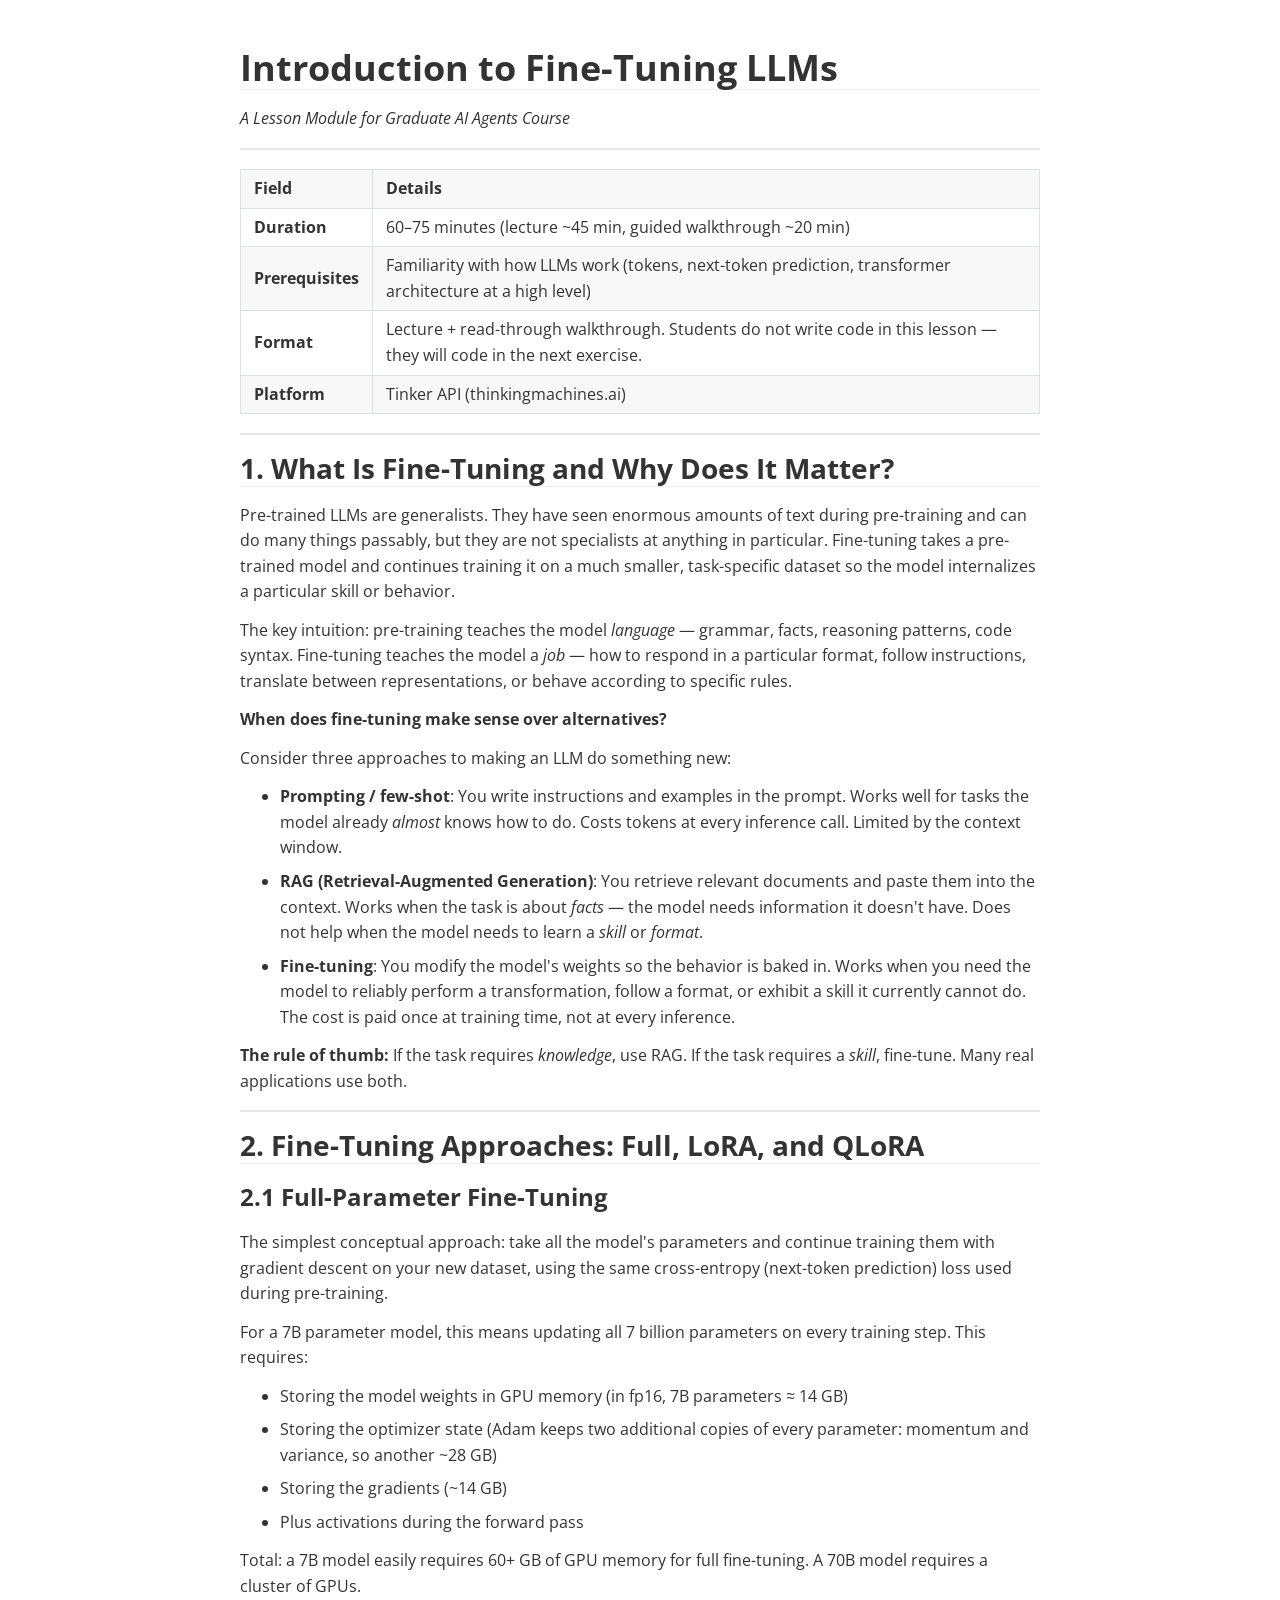
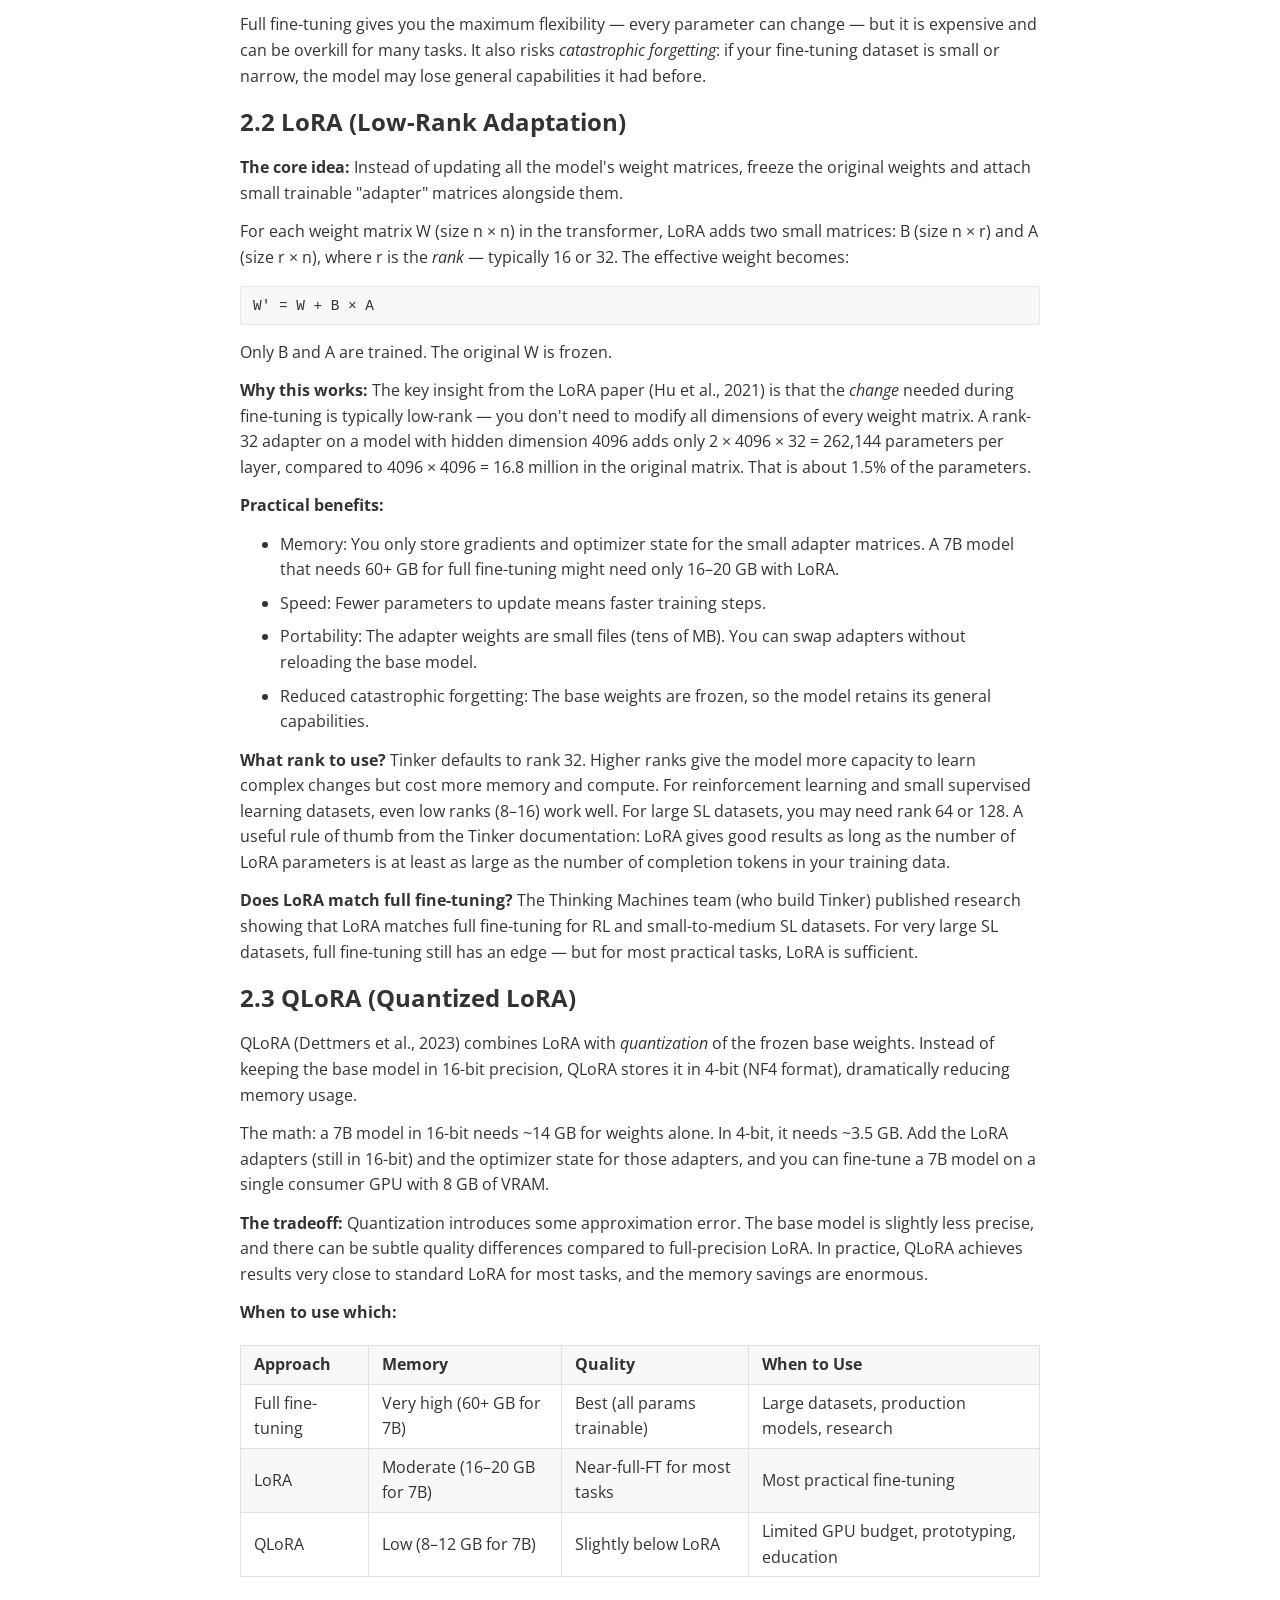
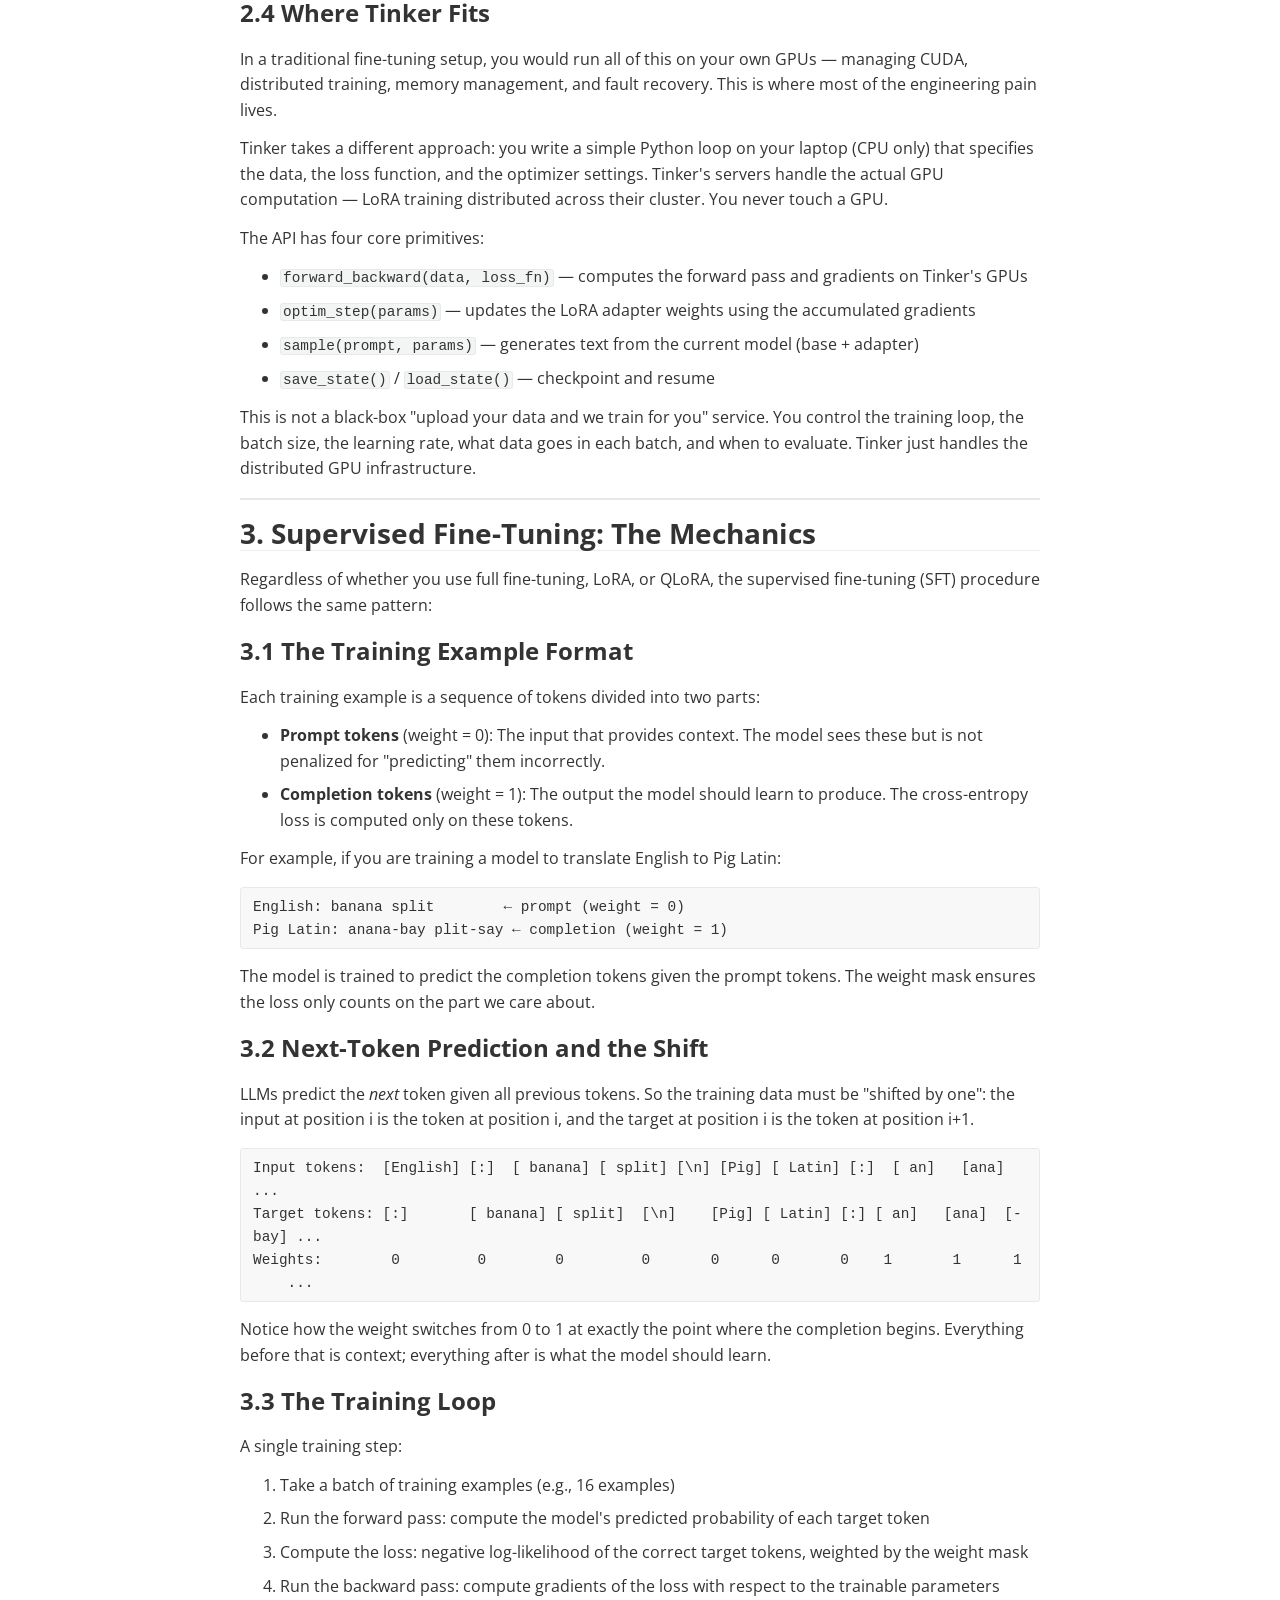
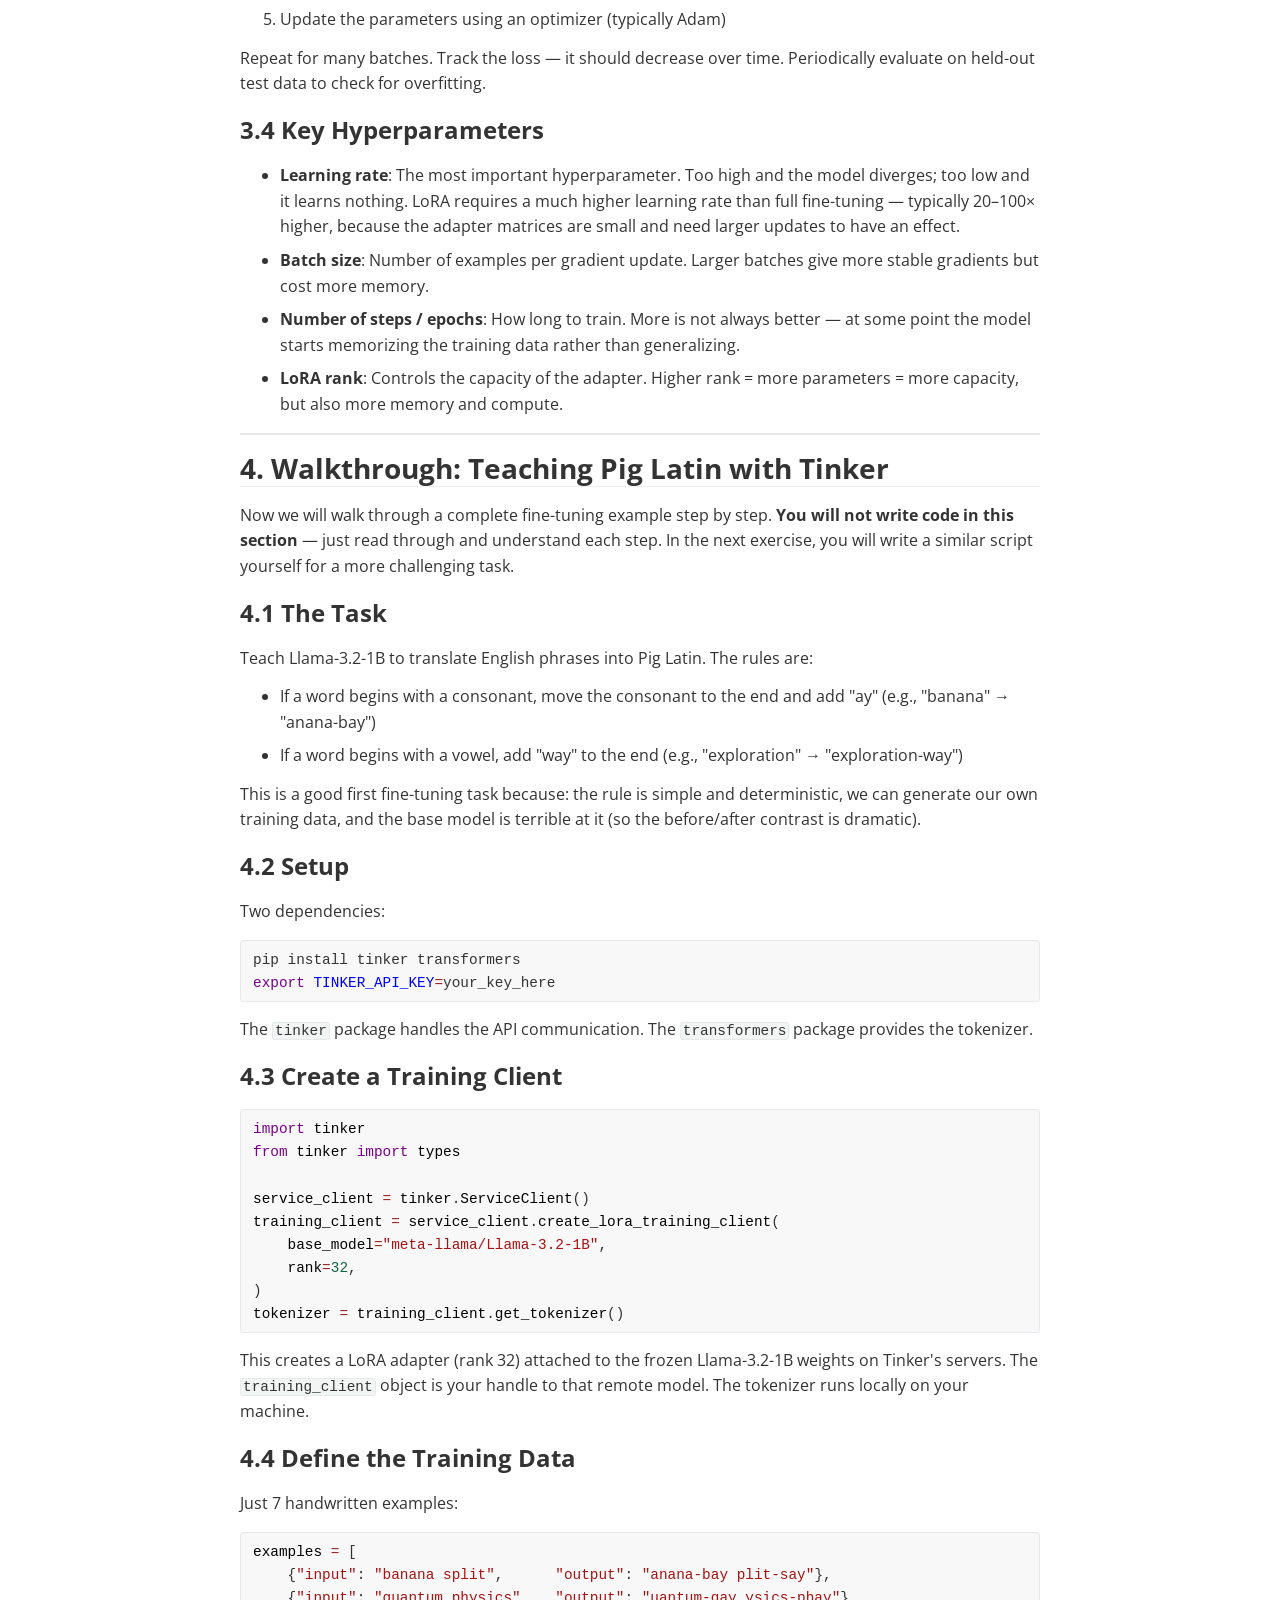
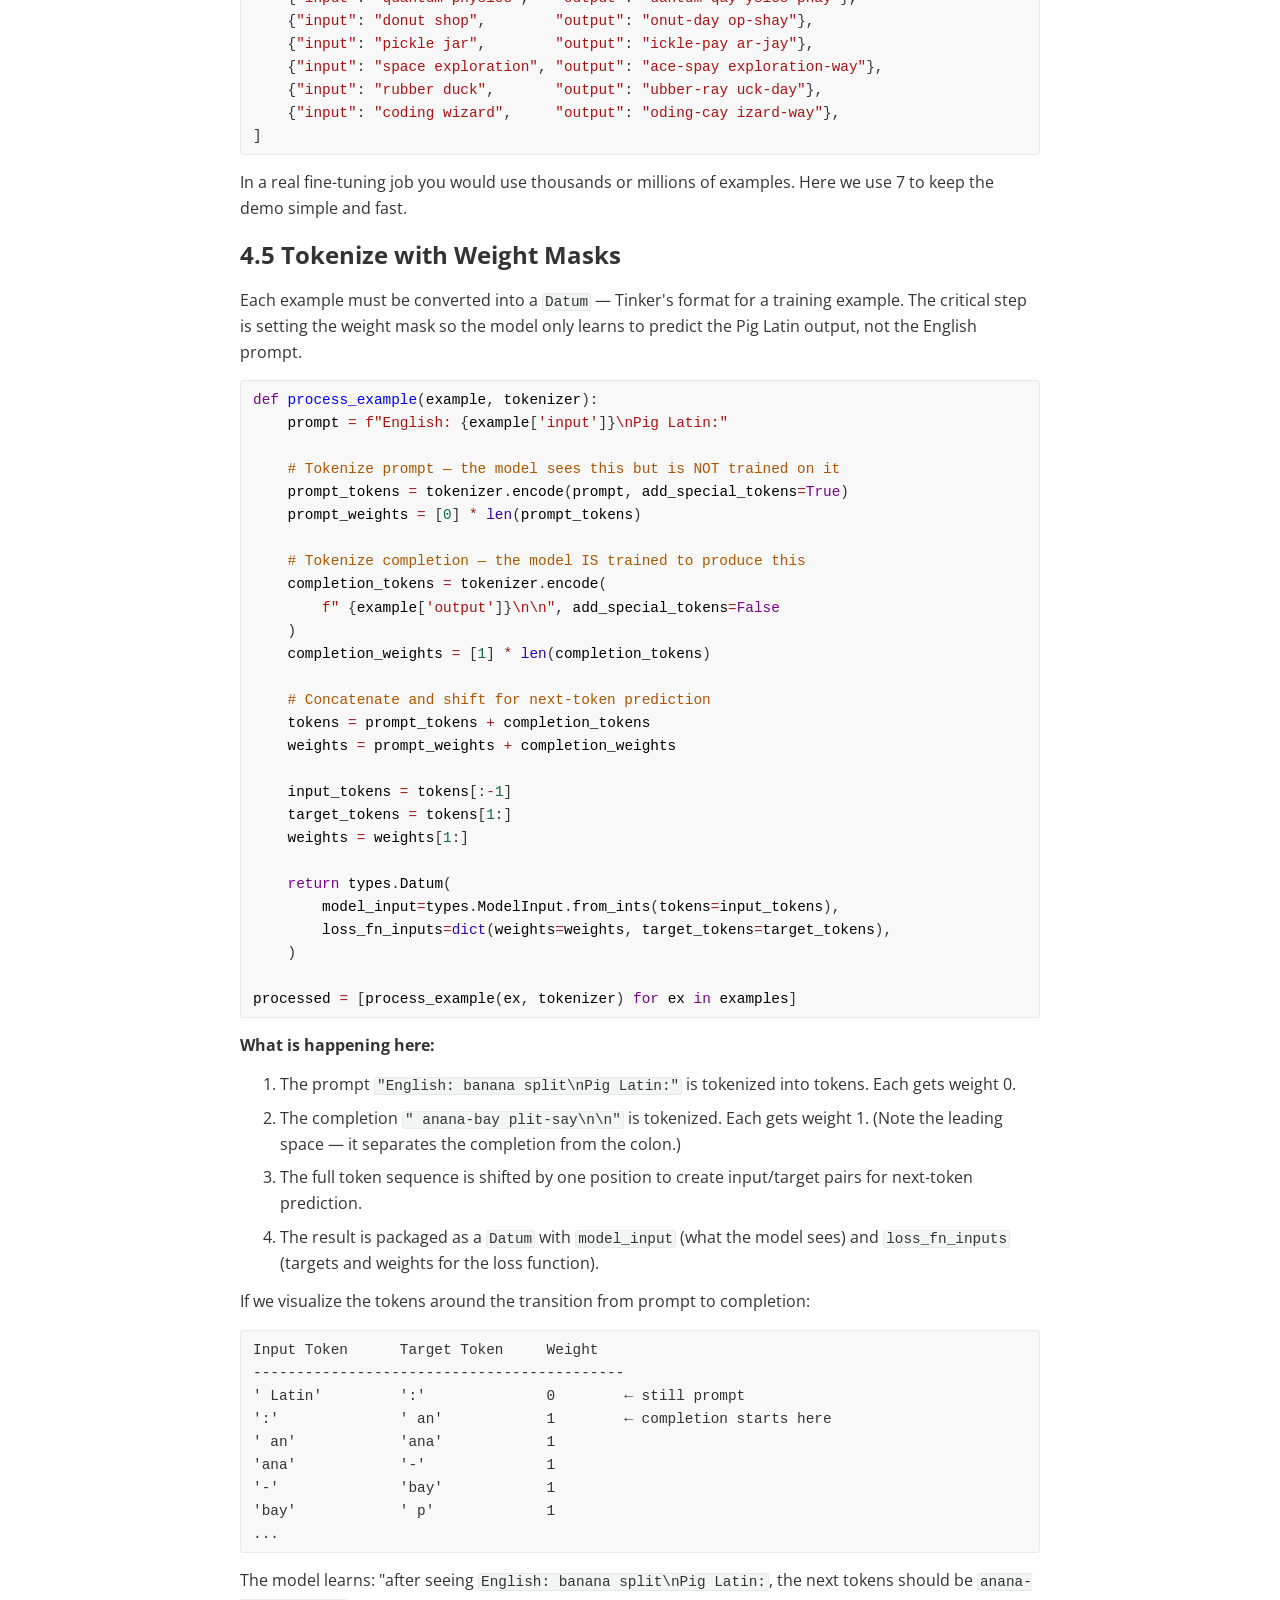
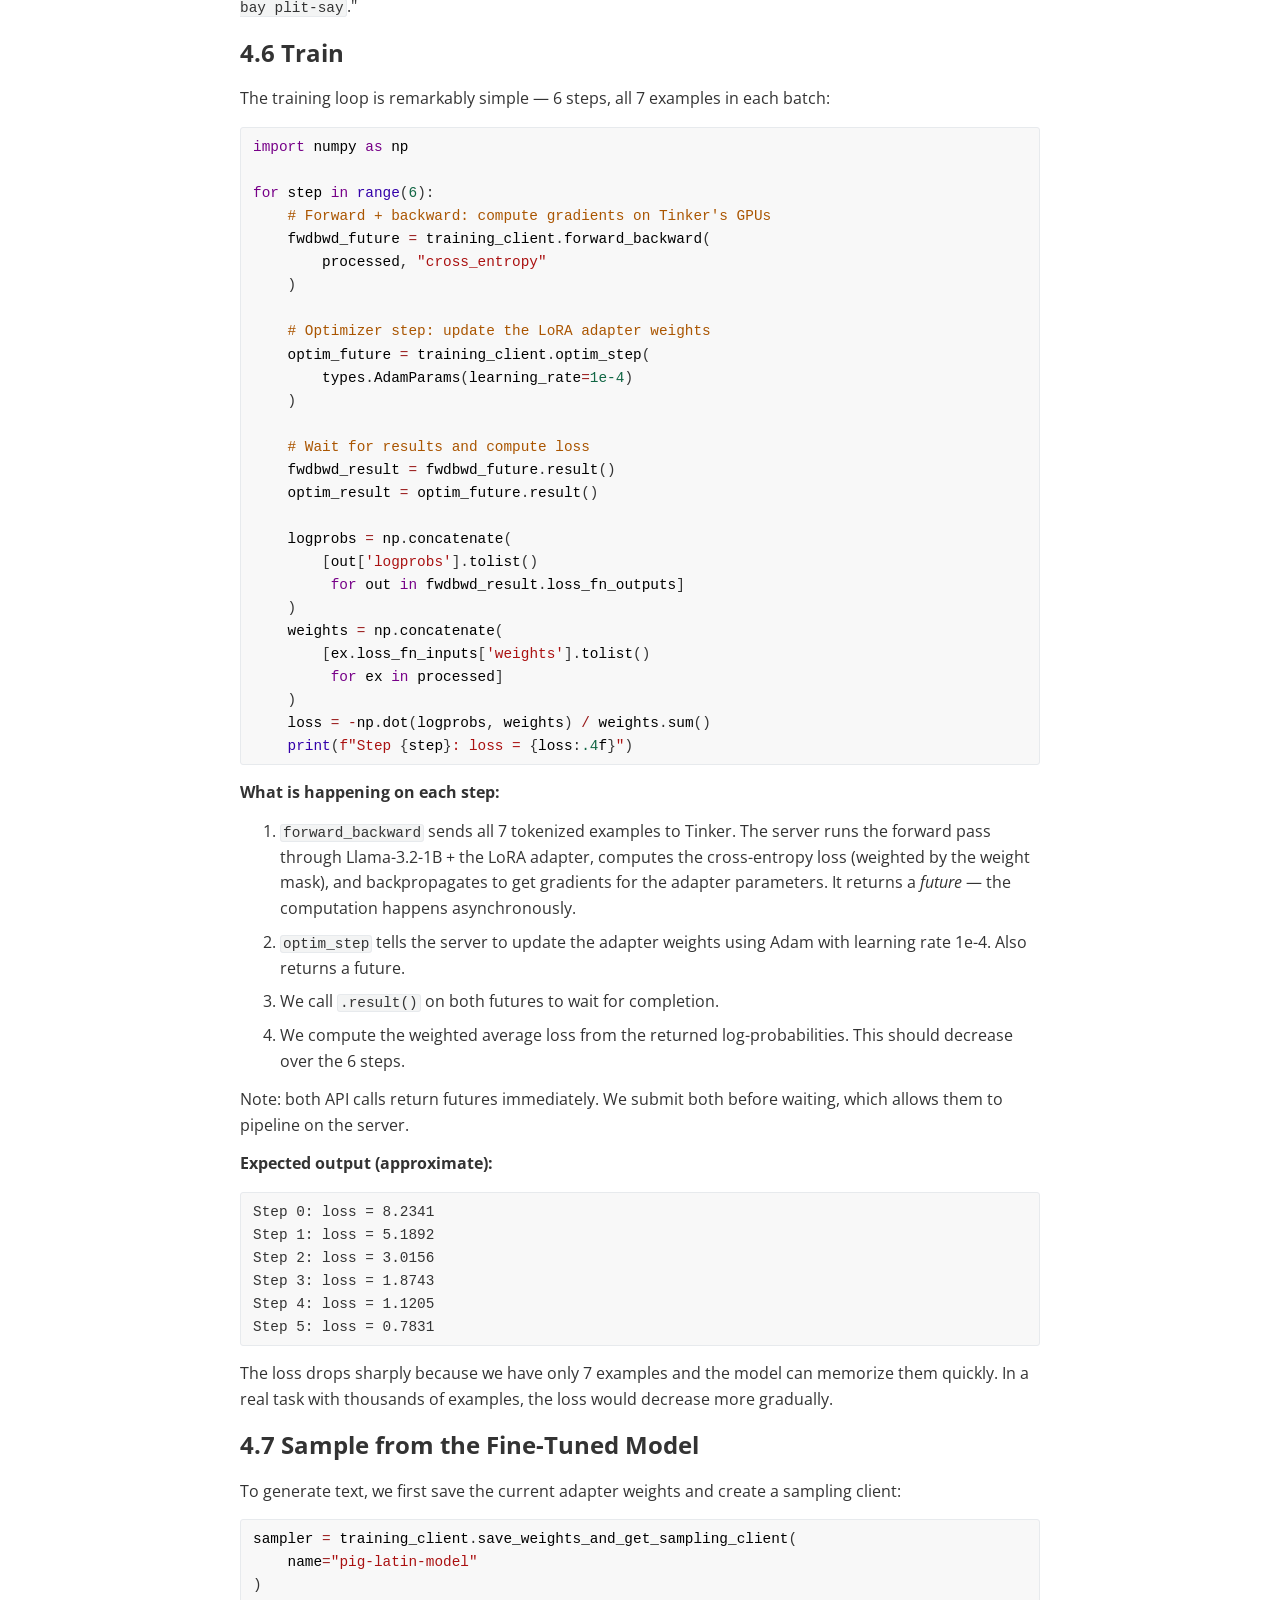
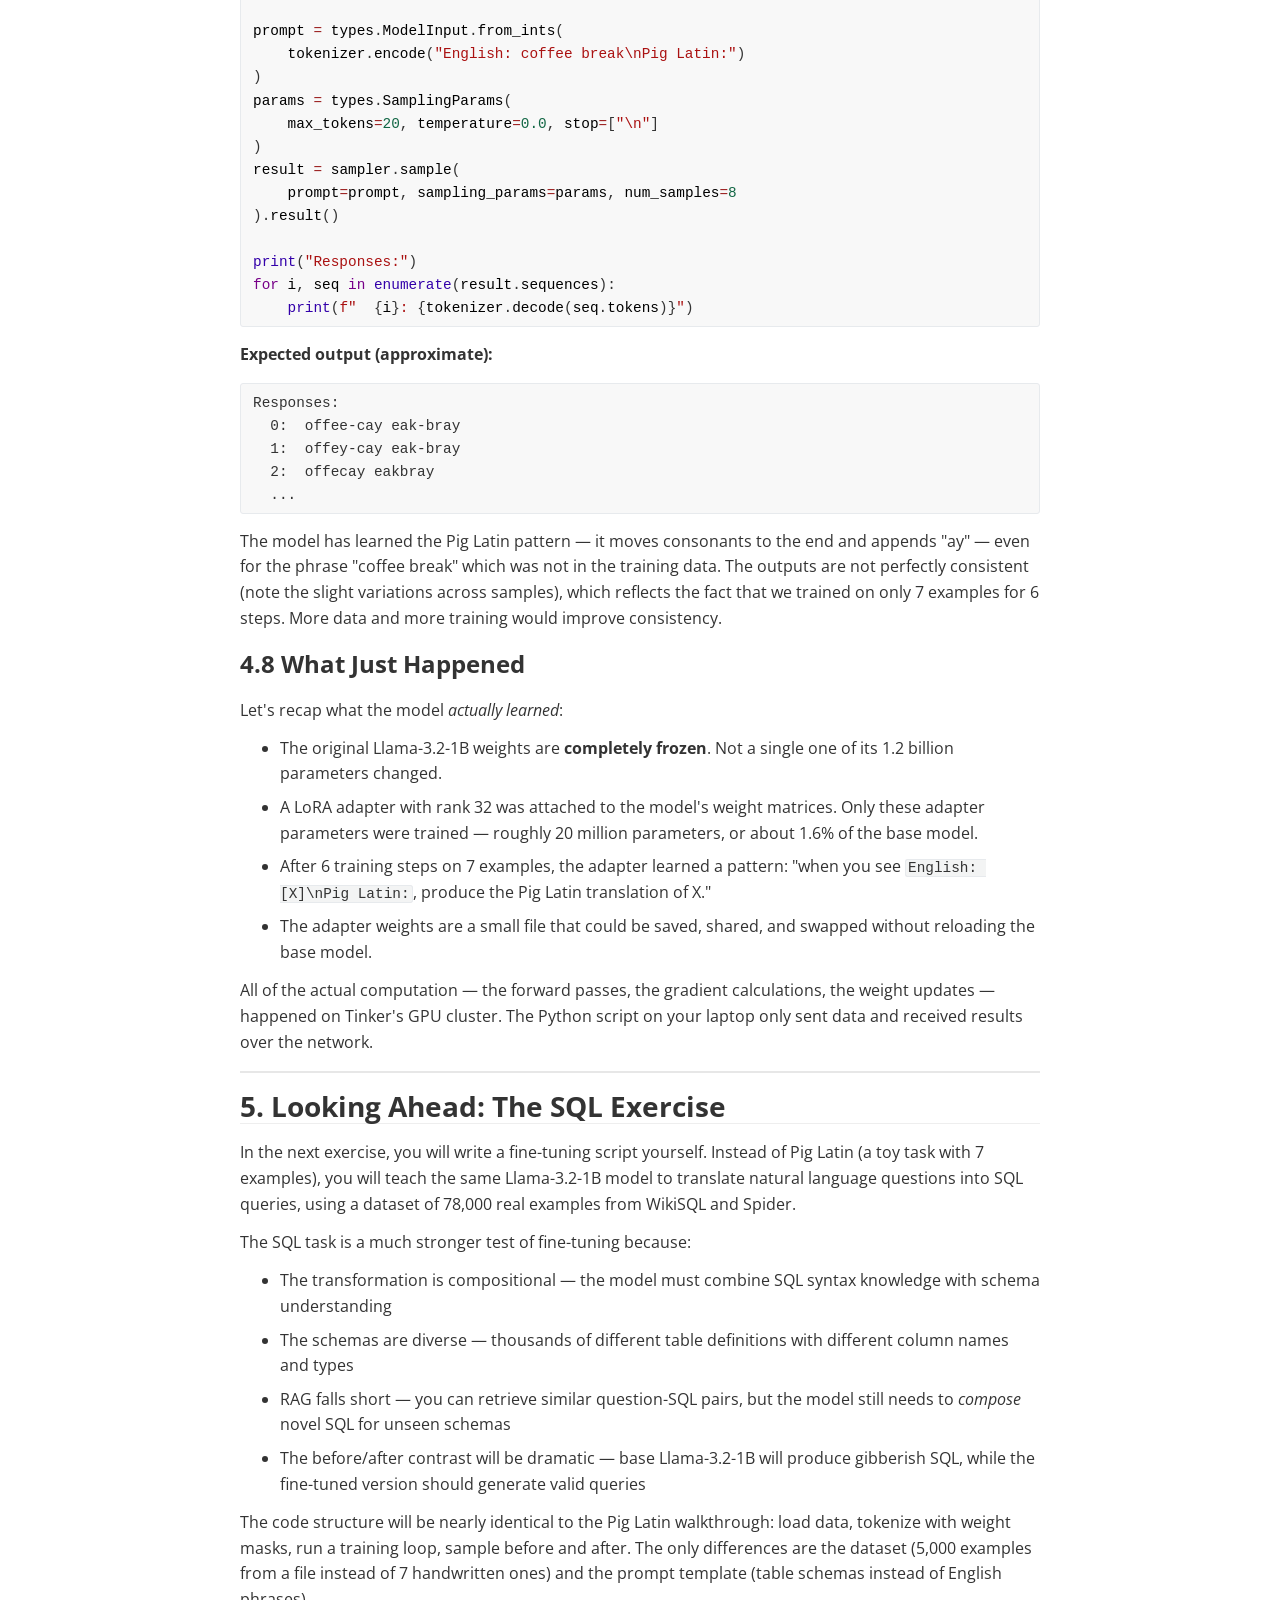
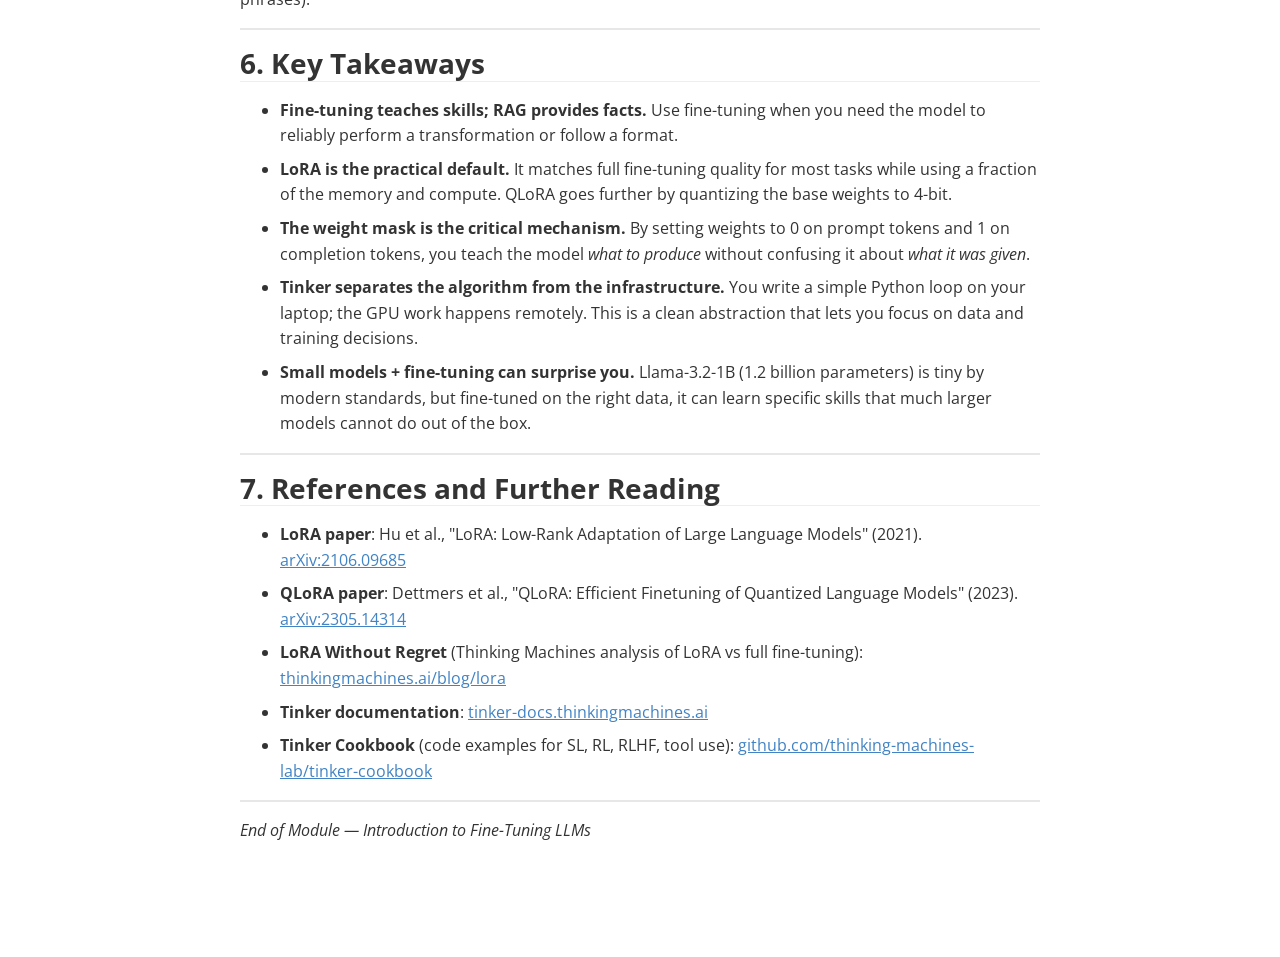
<file: 6501-Topic8FineTuningLLM/finetuning_intro_lesson_plan.html>
<!doctype html>
<html>
<head>
<meta charset='UTF-8'><meta name='viewport' content='width=device-width initial-scale=1'><style type='text/css'>html {overflow-x: initial !important;}</style>
<style type='text/css'  id="style-base">:root { --bg-color: #ffffff; --text-color: #333333; --select-text-bg-color: #B5D6FC; --select-text-font-color: auto; --monospace: "Lucida Console",Consolas,"Courier",monospace; --title-bar-height: 20px; }
.mac-os-11 { --title-bar-height: 28px; }
html { font-size: 14px; background-color: var(--bg-color); color: var(--text-color); font-family: "Helvetica Neue", Helvetica, Arial, "Segoe UI Emoji", "SF Pro", sans-serif; -webkit-font-smoothing: antialiased; }
h1, h2, h3, h4, h5 { white-space: pre-wrap; }
body { margin: 0px; padding: 0px; height: auto; inset: 0px; font-size: 1rem; line-height: 1.428571; overflow-x: hidden; background: inherit; }
iframe { margin: auto; }
a.url { word-break: break-all; }
a:active, a:hover { outline: 0px; }
.in-text-selection, ::selection { text-shadow: none; background: var(--select-text-bg-color); color: var(--select-text-font-color); }
#write { margin: 0px auto; height: auto; width: inherit; word-break: normal; overflow-wrap: break-word; position: relative; white-space: normal; overflow-x: visible; padding-top: 36px; }
#write.first-line-indent p { text-indent: 2em; }
#write.first-line-indent li p, #write.first-line-indent p *, #write.first-line-indent svg * { text-indent: 0px; }
#write.first-line-indent li { margin-left: 2em; }
.for-image #write { padding-left: 8px; padding-right: 8px; }
body.typora-export { padding-left: 30px; padding-right: 30px; }
.typora-export .footnote-line, .typora-export li, .typora-export p { white-space: pre-wrap; }
.typora-export .task-list-item input { pointer-events: none; }
@media screen and (max-width: 500px) {
  body.typora-export { padding-left: 0px; padding-right: 0px; }
  #write { padding-left: 20px; padding-right: 20px; }
}
#write li > figure:last-child { margin-bottom: 0.5rem; }
#write ol, #write ul { position: relative; }
img { max-width: 100%; vertical-align: middle; image-orientation: from-image; }
button, input, select, textarea { color: inherit; font-style: inherit; font-variant-caps: inherit; font-weight: inherit; font-width: inherit; font-size: inherit; line-height: inherit; font-family: inherit; font-size-adjust: inherit; font-kerning: inherit; font-variant-alternates: inherit; font-variant-ligatures: inherit; font-variant-numeric: inherit; font-variant-east-asian: inherit; font-variant-position: inherit; font-variant-emoji: inherit; font-feature-settings: inherit; font-optical-sizing: inherit; font-variation-settings: inherit; }
input[type="checkbox"], input[type="radio"] { line-height: normal; padding: 0px; }
*, ::after, ::before { box-sizing: border-box; }
#write h1, #write h2, #write h3, #write h4, #write h5, #write h6, #write p, #write pre { width: inherit; position: relative; }
#write svg h1, #write svg h2, #write svg h3, #write svg h4, #write svg h5, #write svg h6, #write svg p { position: static; }
svg sub, svg sup { position: static; }
.nodeLabel p { padding-right: 2px; padding-left: 2px; }
.typora-export .nodeLabel p { padding-right: 0px; padding-left: 0px; }
foreignObject { overflow: visible; }
p { line-height: inherit; }
h1, h2, h3, h4, h5, h6 { break-after: avoid-page; break-inside: avoid; orphans: 4; }
p { orphans: 4; }
li p { orphans: 1; }
h1 { font-size: 2rem; }
h2 { font-size: 1.8rem; }
h3 { font-size: 1.6rem; }
h4 { font-size: 1.4rem; }
h5 { font-size: 1.2rem; }
h6 { font-size: 1rem; }
.md-math-block, .md-rawblock, h1, h2, h3, h4, h5, h6, p { margin-top: 1rem; margin-bottom: 1rem; }
.hidden { display: none; }
.md-blockmeta { color: rgb(204, 204, 204); font-weight: 700; font-style: italic; }
a { cursor: pointer; }
sup.md-footnote { padding: 2px 4px; background-color: rgba(238, 238, 238, 0.7); color: rgb(85, 85, 85); border-radius: 4px; cursor: pointer; }
sup.md-footnote a, sup.md-footnote a:hover { color: inherit; text-transform: inherit; text-decoration: inherit; }
#write input[type="checkbox"] { cursor: pointer; width: inherit; height: inherit; }
figure { overflow-x: auto; margin: 1.2em 0px; max-width: calc(100% + 16px); padding: 0px; }
figure > table { margin: 0px; }
thead, tr { break-inside: avoid; break-after: auto; }
thead { display: table-header-group; }
table { border-collapse: collapse; border-spacing: 0px; width: 100%; overflow: auto; break-inside: auto; text-align: left; }
table.md-table td { min-width: 32px; }
.CodeMirror-gutters { border-right-width: 0px; border-right-style: none; border-right-color: currentcolor; background-color: inherit; }
.CodeMirror-linenumber { -webkit-user-select: none; }
.CodeMirror { text-align: left; }
.CodeMirror-placeholder { opacity: 0.3; }
.CodeMirror pre { padding: 0px 4px; }
.CodeMirror-lines { padding: 0px; }
div.hr:focus { cursor: none; }
#write pre { white-space: pre-wrap; }
#write.fences-no-line-wrapping pre { white-space: pre; }
#write pre.ty-contain-cm { white-space: normal; }
.CodeMirror-gutters { margin-right: 4px; }
.md-fences { font-size: 0.9rem; display: block; break-inside: avoid; text-align: left; overflow: visible; white-space: pre; background: inherit; position: relative !important; }
.md-fences-adv-panel { width: 100%; margin-top: 10px; text-align: center; padding-top: 0px; padding-bottom: 8px; overflow-x: auto; }
#write .md-fences.mock-cm { white-space: pre-wrap; }
.md-fences.md-fences-with-lineno { padding-left: 0px; }
#write.fences-no-line-wrapping .md-fences.mock-cm { white-space: pre; overflow-x: auto; }
.md-fences.mock-cm.md-fences-with-lineno { padding-left: 8px; }
.CodeMirror-line, twitterwidget { break-inside: avoid; }
svg { break-inside: avoid; }
.footnotes { opacity: 0.8; font-size: 0.9rem; margin-top: 1em; margin-bottom: 1em; }
.footnotes + .footnotes { margin-top: 0px; }
.md-reset { margin: 0px; padding: 0px; border: 0px; outline: 0px; vertical-align: top; background: 0px 0px; text-decoration: none; text-shadow: none; float: none; position: static; width: auto; height: auto; white-space: nowrap; cursor: inherit; line-height: normal; font-weight: 400; text-align: left; box-sizing: content-box; direction: ltr; }
li div { padding-top: 0px; }
blockquote { margin: 1rem 0px; }
li .mathjax-block, li p { margin: 0.5rem 0px; }
li blockquote { margin: 1rem 0px; }
li { margin: 0px; position: relative; }
blockquote > :last-child { margin-bottom: 0px; }
blockquote > :first-child, li > :first-child { margin-top: 0px; }
.footnotes-area { color: rgb(136, 136, 136); margin-top: 0.714rem; padding-bottom: 0.143rem; white-space: normal; }
#write .footnote-line { white-space: pre-wrap; }
@media print {
  body, html { border: 1px solid transparent; height: 99%; break-after: avoid; break-before: avoid; font-variant-ligatures: no-common-ligatures; }
  #write { margin-top: 0px; border-color: transparent !important; padding-top: 0px !important; padding-bottom: 0px !important; }
  .typora-export * { print-color-adjust: exact; }
  .typora-export #write { break-after: avoid; }
  .typora-export #write::after { height: 0px; }
  .is-mac table { break-inside: avoid; }
  #write > p:nth-child(1) { margin-top: 0px; }
  .typora-export-show-outline .typora-export-sidebar { display: none; }
  figure { overflow-x: visible; }
}
.footnote-line { margin-top: 0.714em; font-size: 0.7em; }
a img, img a { cursor: pointer; }
pre.md-meta-block { font-size: 0.8rem; min-height: 0.8rem; white-space: pre-wrap; background: rgb(204, 204, 204); display: block; overflow-x: hidden; }
p > .md-image:only-child:not(.md-img-error) img, p > img:only-child { display: block; margin: auto; }
#write.first-line-indent p > .md-image:only-child:not(.md-img-error) img { left: -2em; position: relative; }
p > .md-image:only-child { display: inline-block; width: 100%; }
#write .MathJax_Display { margin: 0.8em 0px 0px; }
.md-math-block { width: 100%; }
.md-math-block:not(:empty)::after { display: none; }
.MathJax_ref { fill: currentcolor; }
[contenteditable="true"]:active, [contenteditable="true"]:focus, [contenteditable="false"]:active, [contenteditable="false"]:focus { outline: 0px; box-shadow: none; }
.md-task-list-item { position: relative; list-style-type: none; }
.task-list-item.md-task-list-item { padding-left: 0px; }
.md-task-list-item > input { position: absolute; top: 0px; left: 0px; margin-left: -1.2em; margin-top: calc(1em - 10px); border: medium; }
.math { font-size: 1rem; }
.md-toc { min-height: 3.58rem; position: relative; font-size: 0.9rem; border-radius: 10px; }
.md-toc-content { position: relative; margin-left: 0px; }
.md-toc-content::after, .md-toc::after { display: none; }
.md-toc-item { display: block; color: rgb(65, 131, 196); }
.md-toc-item a { text-decoration: none; }
.md-toc-inner:hover { text-decoration: underline; }
.md-toc-inner { display: inline-block; cursor: pointer; }
.md-toc-h1 .md-toc-inner { margin-left: 0px; font-weight: 700; }
.md-toc-h2 .md-toc-inner { margin-left: 2em; }
.md-toc-h3 .md-toc-inner { margin-left: 4em; }
.md-toc-h4 .md-toc-inner { margin-left: 6em; }
.md-toc-h5 .md-toc-inner { margin-left: 8em; }
.md-toc-h6 .md-toc-inner { margin-left: 10em; }
@media screen and (max-width: 48em) {
  .md-toc-h3 .md-toc-inner { margin-left: 3.5em; }
  .md-toc-h4 .md-toc-inner { margin-left: 5em; }
  .md-toc-h5 .md-toc-inner { margin-left: 6.5em; }
  .md-toc-h6 .md-toc-inner { margin-left: 8em; }
}
a.md-toc-inner { font-size: inherit; font-style: inherit; font-weight: inherit; line-height: inherit; }
.footnote-line a:not(.reversefootnote) { color: inherit; }
.reversefootnote { font-family: ui-monospace, sans-serif; }
.md-attr { display: none; }
.md-fn-count::after { content: "."; }
code, pre, samp, tt { font-family: var(--monospace); }
kbd { margin: 0px 0.1em; padding: 0.1em 0.6em; font-size: 0.8em; color: rgb(36, 39, 41); background: rgb(255, 255, 255); border: 1px solid rgb(173, 179, 185); border-radius: 3px; box-shadow: rgba(12, 13, 14, 0.2) 0px 1px 0px, rgb(255, 255, 255) 0px 0px 0px 2px inset; white-space: nowrap; vertical-align: middle; }
.md-comment { color: rgb(162, 127, 3); opacity: 0.6; font-family: var(--monospace); }
code { text-align: left; vertical-align: initial; }
a.md-print-anchor { white-space: pre !important; border-width: medium !important; border-style: none !important; border-color: currentcolor !important; display: inline-block !important; position: absolute !important; width: 1px !important; right: 0px !important; outline: 0px !important; background: 0px 0px !important; text-decoration: initial !important; text-shadow: initial !important; }
.os-windows.monocolor-emoji .md-emoji { font-family: "Segoe UI Symbol", sans-serif; }
.md-diagram-panel > svg { max-width: 100%; }
[lang="flow"] svg, [lang="mermaid"] svg { max-width: 100%; height: auto; }
[lang="mermaid"] .node text { font-size: 1rem; }
table tr th { border-bottom-width: 0px; border-bottom-style: none; border-bottom-color: currentcolor; }
video { max-width: 100%; display: block; margin: 0px auto; }
iframe { max-width: 100%; width: 100%; border: medium; }
.highlight td, .highlight tr { border: 0px; }
mark { background: rgb(255, 255, 0); color: rgb(0, 0, 0); }
.md-html-inline .md-plain, .md-html-inline strong, mark .md-inline-math, mark strong { color: inherit; }
.md-expand mark .md-meta { opacity: 0.3 !important; }
mark .md-meta { color: rgb(0, 0, 0); }
@media print {
  .typora-export h1, .typora-export h2, .typora-export h3, .typora-export h4, .typora-export h5, .typora-export h6 { break-inside: avoid; }
}
.md-diagram-panel .messageText { stroke: none !important; }
.md-diagram-panel .start-state { fill: var(--node-fill); }
.md-diagram-panel .edgeLabel rect { opacity: 1 !important; }
.md-fences.md-fences-math { font-size: 1em; }
.md-fences-advanced:not(.md-focus) { padding: 0px; white-space: nowrap; border: 0px; }
.md-fences-advanced:not(.md-focus) { background: inherit; }
.mermaid-svg { margin: auto; }
.typora-export-show-outline .typora-export-content { max-width: 1440px; margin: auto; display: flex; flex-direction: row; }
.typora-export-sidebar { width: 300px; font-size: 0.8rem; margin-top: 80px; margin-right: 18px; }
.typora-export-show-outline #write { --webkit-flex: 2; flex: 2 1 0%; }
.typora-export-sidebar .outline-content { position: fixed; top: 0px; max-height: 100%; overflow: hidden auto; padding-bottom: 30px; padding-top: 60px; width: 300px; }
@media screen and (max-width: 1024px) {
  .typora-export-sidebar, .typora-export-sidebar .outline-content { width: 240px; }
}
@media screen and (max-width: 800px) {
  .typora-export-sidebar { display: none; }
}
.outline-content li, .outline-content ul { margin-left: 0px; margin-right: 0px; padding-left: 0px; padding-right: 0px; list-style: none; overflow-wrap: anywhere; }
.outline-content ul { margin-top: 0px; margin-bottom: 0px; }
.outline-content strong { font-weight: 400; }
.outline-expander { width: 1rem; height: 1.428571rem; position: relative; display: table-cell; vertical-align: middle; cursor: pointer; padding-left: 4px; }
.outline-expander::before { content: ""; position: relative; font-family: Ionicons; display: inline-block; font-size: 8px; vertical-align: middle; }
.outline-item { padding-top: 3px; padding-bottom: 3px; cursor: pointer; }
.outline-expander:hover::before { content: ""; }
.outline-h1 > .outline-item { padding-left: 0px; }
.outline-h2 > .outline-item { padding-left: 1em; }
.outline-h3 > .outline-item { padding-left: 2em; }
.outline-h4 > .outline-item { padding-left: 3em; }
.outline-h5 > .outline-item { padding-left: 4em; }
.outline-h6 > .outline-item { padding-left: 5em; }
.outline-label { cursor: pointer; display: table-cell; vertical-align: middle; text-decoration: none; color: inherit; }
.outline-label:hover { text-decoration: underline; }
.outline-item:hover { border-color: rgb(245, 245, 245); background-color: var(--item-hover-bg-color); }
.outline-item:hover { margin-left: -28px; margin-right: -28px; border-left-width: 28px; border-left-style: solid; border-left-color: transparent; border-right-width: 28px; border-right-style: solid; border-right-color: transparent; }
.outline-item-single .outline-expander::before, .outline-item-single .outline-expander:hover::before { display: none; }
.outline-item-open > .outline-item > .outline-expander::before { content: ""; }
.outline-children { display: none; }
.info-panel-tab-wrapper { display: none; }
.outline-item-open > .outline-children { display: block; }
.typora-export .outline-item { padding-top: 1px; padding-bottom: 1px; }
.typora-export .outline-item:hover { margin-right: -8px; border-right-width: 8px; border-right-style: solid; border-right-color: transparent; }
.typora-export .outline-expander::before { content: "+"; font-family: inherit; top: -1px; }
.typora-export .outline-expander:hover::before, .typora-export .outline-item-open > .outline-item > .outline-expander::before { content: "−"; }
.typora-export-collapse-outline .outline-children { display: none; }
.typora-export-collapse-outline .outline-item-open > .outline-children, .typora-export-no-collapse-outline .outline-children { display: block; }
.typora-export-no-collapse-outline .outline-expander::before { content: "" !important; }
.typora-export-show-outline .outline-item-active > .outline-item .outline-label { font-weight: 700; }
.md-inline-math-container mjx-container { zoom: 0.95; }
mjx-container { break-inside: avoid; }
.md-alert.md-alert-note { border-left-color: rgb(9, 105, 218); }
.md-alert.md-alert-important { border-left-color: rgb(130, 80, 223); }
.md-alert.md-alert-warning { border-left-color: rgb(154, 103, 0); }
.md-alert.md-alert-tip { border-left-color: rgb(31, 136, 61); }
.md-alert.md-alert-caution { border-left-color: rgb(207, 34, 46); }
.md-alert { padding: 0px 1em; margin-bottom: 16px; color: inherit; border-left-width: 0.25em; border-left-style: solid; border-left-color: rgb(0, 0, 0); }
.md-alert-text-note { color: rgb(9, 105, 218); }
.md-alert-text-important { color: rgb(130, 80, 223); }
.md-alert-text-warning { color: rgb(154, 103, 0); }
.md-alert-text-tip { color: rgb(31, 136, 61); }
.md-alert-text-caution { color: rgb(207, 34, 46); }
.md-alert-text { font-size: 0.9rem; font-weight: 700; }
.md-alert-text svg { fill: currentcolor; position: relative; top: 0.125em; margin-right: 1ch; overflow: visible; }
.md-alert-text-container::after { content: attr(data-text); text-transform: capitalize; pointer-events: none; margin-right: 1ch; }

</style>
<style type='text/css'  id="style-codemirror">.CodeMirror { height: auto; }
.CodeMirror.cm-s-inner { background: inherit; }
.CodeMirror-scroll { overflow: auto hidden; z-index: 3; }
.CodeMirror-gutter-filler, .CodeMirror-scrollbar-filler { background-color: rgb(255, 255, 255); }
.CodeMirror-gutters { border-right-width: 1px; border-right-style: solid; border-right-color: rgb(221, 221, 221); background: inherit; white-space: nowrap; }
.CodeMirror-linenumber { padding: 0px 3px 0px 5px; text-align: right; color: rgb(153, 153, 153); }
.cm-s-inner .cm-keyword { color: rgb(119, 0, 136); }
.cm-s-inner .cm-atom, .cm-s-inner.cm-atom { color: rgb(34, 17, 153); }
.cm-s-inner .cm-number { color: rgb(17, 102, 68); }
.cm-s-inner .cm-def { color: rgb(0, 0, 255); }
.cm-s-inner .cm-variable { color: rgb(0, 0, 0); }
.cm-s-inner .cm-variable-2 { color: rgb(0, 85, 170); }
.cm-s-inner .cm-variable-3 { color: rgb(0, 136, 85); }
.cm-s-inner .cm-string { color: rgb(170, 17, 17); }
.cm-s-inner .cm-property { color: rgb(0, 0, 0); }
.cm-s-inner .cm-operator { color: rgb(152, 26, 26); }
.cm-s-inner .cm-comment, .cm-s-inner.cm-comment { color: rgb(170, 85, 0); }
.cm-s-inner .cm-string-2 { color: rgb(255, 85, 0); }
.cm-s-inner .cm-meta { color: rgb(85, 85, 85); }
.cm-s-inner .cm-qualifier { color: rgb(85, 85, 85); }
.cm-s-inner .cm-builtin { color: rgb(51, 0, 170); }
.cm-s-inner .cm-bracket { color: rgb(153, 153, 119); }
.cm-s-inner .cm-tag { color: rgb(17, 119, 0); }
.cm-s-inner .cm-attribute { color: rgb(0, 0, 204); }
.cm-s-inner .cm-header, .cm-s-inner.cm-header { color: rgb(0, 0, 255); }
.cm-s-inner .cm-quote, .cm-s-inner.cm-quote { color: rgb(0, 153, 0); }
.cm-s-inner .cm-hr, .cm-s-inner.cm-hr { color: rgb(153, 153, 153); }
.cm-s-inner .cm-link, .cm-s-inner.cm-link { color: rgb(0, 0, 204); }
.cm-negative { color: rgb(221, 68, 68); }
.cm-positive { color: rgb(34, 153, 34); }
.cm-header, .cm-strong { font-weight: 700; }
.cm-del { text-decoration: line-through; }
.cm-em { font-style: italic; }
.cm-link { text-decoration: underline; }
.cm-error { color: red; }
.cm-invalidchar { color: red; }
.cm-constant { color: rgb(38, 139, 210); }
.cm-defined { color: rgb(181, 137, 0); }
div.CodeMirror span.CodeMirror-matchingbracket { color: rgb(0, 255, 0); }
div.CodeMirror span.CodeMirror-nonmatchingbracket { color: rgb(255, 34, 34); }
.cm-s-inner .CodeMirror-activeline-background { background: inherit; }
.CodeMirror { position: relative; overflow: hidden; }
.CodeMirror-scroll { height: 100%; outline: 0px; position: relative; box-sizing: content-box; background: inherit; }
.CodeMirror-sizer { position: relative; }
.CodeMirror-gutter-filler, .CodeMirror-hscrollbar, .CodeMirror-scrollbar-filler, .CodeMirror-vscrollbar { position: absolute; z-index: 6; display: none; outline: 0px; }
.CodeMirror-vscrollbar { right: 0px; top: 0px; overflow: hidden; }
.CodeMirror-hscrollbar { bottom: 0px; left: 0px; overflow: auto hidden; }
.CodeMirror-scrollbar-filler { right: 0px; bottom: 0px; }
.CodeMirror-gutter-filler { left: 0px; bottom: 0px; }
.CodeMirror-gutters { position: absolute; left: 0px; top: 0px; padding-bottom: 10px; z-index: 3; overflow-y: hidden; }
.CodeMirror-gutter { white-space: normal; height: 100%; box-sizing: content-box; padding-bottom: 30px; margin-bottom: -32px; display: inline-block; }
.CodeMirror-gutter-wrapper { position: absolute; z-index: 4; background: 0px 0px !important; border: medium !important; }
.CodeMirror-gutter-background { position: absolute; top: 0px; bottom: 0px; z-index: 4; }
.CodeMirror-gutter-elt { position: absolute; cursor: default; z-index: 4; }
.CodeMirror-lines { cursor: text; }
.CodeMirror pre { border-radius: 0px; border-width: 0px; background: 0px 0px; font-family: inherit; font-size: inherit; margin: 0px; white-space: pre; overflow-wrap: normal; color: inherit; z-index: 2; position: relative; overflow: visible; }
.CodeMirror-wrap pre { overflow-wrap: break-word; white-space: pre-wrap; word-break: normal; }
.CodeMirror-code pre { border-right-width: 30px; border-right-style: solid; border-right-color: transparent; width: fit-content; }
.CodeMirror-wrap .CodeMirror-code pre { border-right-width: medium; border-right-style: none; border-right-color: currentcolor; width: auto; }
.CodeMirror-linebackground { position: absolute; inset: 0px; z-index: 0; }
.CodeMirror-linewidget { position: relative; z-index: 2; overflow: auto; }
.CodeMirror-wrap .CodeMirror-scroll { overflow-x: hidden; }
.CodeMirror-measure { position: absolute; width: 100%; height: 0px; overflow: hidden; visibility: hidden; }
.CodeMirror-measure pre { position: static; }
.CodeMirror div.CodeMirror-cursor { position: absolute; visibility: hidden; border-right-width: medium; border-right-style: none; border-right-color: currentcolor; width: 0px; }
.CodeMirror div.CodeMirror-cursor { visibility: hidden; }
.CodeMirror-focused div.CodeMirror-cursor { visibility: inherit; }
.cm-searching { background: rgba(255, 255, 0, 0.4); }
span.cm-underlined { text-decoration: underline; }
span.cm-strikethrough { text-decoration: line-through; }
.cm-tw-syntaxerror { color: rgb(255, 255, 255); background-color: rgb(153, 0, 0); }
.cm-tw-deleted { text-decoration: line-through; }
.cm-tw-header5 { font-weight: 700; }
.cm-tw-listitem:first-child { padding-left: 10px; }
.cm-tw-box { border-style: solid; border-right-width: 1px; border-bottom-width: 1px; border-left-width: 1px; border-color: inherit; border-top-width: 0px !important; }
.cm-tw-underline { text-decoration: underline; }
@media print {
  .CodeMirror div.CodeMirror-cursor { visibility: hidden; }
}

</style>
<link rel='stylesheet' href='https://fonts.googleapis.com/css?family=Open+Sans:400italic,700italic,700,400&amp;subset=latin,latin-ext' type='text/css' />
<style type='text/css'  id="style-theme_css">:root {
    --side-bar-bg-color: #fafafa;
    --control-text-color: #777;
}

@include-when-export url(https://fonts.googleapis.com/css?family=Open+Sans:400italic,700italic,700,400&subset=latin,latin-ext);

/* open-sans-regular - latin-ext_latin */
  /* open-sans-italic - latin-ext_latin */
    /* open-sans-700 - latin-ext_latin */
    /* open-sans-700italic - latin-ext_latin */
  html {
    font-size: 16px;
    -webkit-font-smoothing: antialiased;
}

body {
    font-family: "Open Sans","Clear Sans", "Helvetica Neue", Helvetica, Arial, 'Segoe UI Emoji', 'SF Pro', sans-serif;
    color: rgb(51, 51, 51);
    line-height: 1.6;
}

#write {
    max-width: 860px;
  	margin: 0 auto;
  	padding: 30px;
    padding-bottom: 100px;
}

@media only screen and (min-width: 1400px) {
	#write {
		max-width: 1024px;
	}
}

@media only screen and (min-width: 1800px) {
	#write {
		max-width: 1200px;
	}
}

#write > ul:first-child,
#write > ol:first-child{
    margin-top: 30px;
}

a {
    color: #4183C4;
}
h1,
h2,
h3,
h4,
h5,
h6 {
    position: relative;
    margin-top: 1rem;
    margin-bottom: 1rem;
    font-weight: bold;
    line-height: 1.4;
    cursor: text;
}
h1:hover a.anchor,
h2:hover a.anchor,
h3:hover a.anchor,
h4:hover a.anchor,
h5:hover a.anchor,
h6:hover a.anchor {
    text-decoration: none;
}
h1 tt,
h1 code {
    font-size: inherit;
}
h2 tt,
h2 code {
    font-size: inherit;
}
h3 tt,
h3 code {
    font-size: inherit;
}
h4 tt,
h4 code {
    font-size: inherit;
}
h5 tt,
h5 code {
    font-size: inherit;
}
h6 tt,
h6 code {
    font-size: inherit;
}
h1 {
    font-size: 2.25em;
    line-height: 1.2;
    border-bottom: 1px solid #eee;
}
h2 {
    font-size: 1.75em;
    line-height: 1.225;
    border-bottom: 1px solid #eee;
}

/*@media print {
    .typora-export h1,
    .typora-export h2 {
        border-bottom: none;
        padding-bottom: initial;
    }

    .typora-export h1::after,
    .typora-export h2::after {
        content: "";
        display: block;
        height: 100px;
        margin-top: -96px;
        border-top: 1px solid #eee;
    }
}*/

h3 {
    font-size: 1.5em;
    line-height: 1.43;
}
h4 {
    font-size: 1.25em;
}
h5 {
    font-size: 1em;
}
h6 {
   font-size: 1em;
    color: #777;
}
p,
blockquote,
ul,
ol,
dl,
table{
    margin: 0.8em 0;
}
li>ol,
li>ul {
    margin: 0 0;
}
hr {
    height: 2px;
    padding: 0;
    margin: 16px 0;
    background-color: #e7e7e7;
    border: 0 none;
    overflow: hidden;
    box-sizing: content-box;
}

li p.first {
    display: inline-block;
}
ul,
ol {
    padding-left: 30px;
}
ul:first-child,
ol:first-child {
    margin-top: 0;
}
ul:last-child,
ol:last-child {
    margin-bottom: 0;
}
blockquote {
    border-left: 4px solid #dfe2e5;
    padding: 0 15px;
    color: #777777;
}
blockquote blockquote {
    padding-right: 0;
}
table {
    padding: 0;
    word-break: initial;
}
table tr {
    border: 1px solid #dfe2e5;
    margin: 0;
    padding: 0;
}
table tr:nth-child(2n),
thead {
    background-color: #f8f8f8;
}
table th {
    font-weight: bold;
    border: 1px solid #dfe2e5;
    border-bottom: 0;
    margin: 0;
    padding: 6px 13px;
}
table td {
    border: 1px solid #dfe2e5;
    margin: 0;
    padding: 6px 13px;
}
table th:first-child,
table td:first-child {
    margin-top: 0;
}
table th:last-child,
table td:last-child {
    margin-bottom: 0;
}

.CodeMirror-lines {
    padding-left: 4px;
}

.code-tooltip {
    box-shadow: 0 1px 1px 0 rgba(0,28,36,.3);
    border-top: 1px solid #eef2f2;
}

.md-fences,
code,
tt {
    border: 1px solid #e7eaed;
    background-color: #f8f8f8;
    border-radius: 3px;
    padding: 0;
    padding: 2px 4px 0px 4px;
    font-size: 0.9em;
}

code {
    background-color: #f3f4f4;
    padding: 0 2px 0 2px;
}

.md-fences {
    margin-bottom: 15px;
    margin-top: 15px;
    padding-top: 8px;
    padding-bottom: 6px;
}


.md-task-list-item > input {
  margin-left: -1.3em;
}

@media print {
    html {
        font-size: 13px;
    }
    pre {
        page-break-inside: avoid;
        word-wrap: break-word;
    }
}

.md-fences {
	background-color: #f8f8f8;
}
#write pre.md-meta-block {
	padding: 1rem;
    font-size: 85%;
    line-height: 1.45;
    background-color: #f7f7f7;
    border: 0;
    border-radius: 3px;
    color: #777777;
    margin-top: 0 !important;
}

.mathjax-block>.code-tooltip {
	bottom: .375rem;
}

.md-mathjax-midline {
    background: #fafafa;
}

#write>h3.md-focus:before{
	left: -1.5625rem;
	top: .375rem;
}
#write>h4.md-focus:before{
	left: -1.5625rem;
	top: .285714286rem;
}
#write>h5.md-focus:before{
	left: -1.5625rem;
	top: .285714286rem;
}
#write>h6.md-focus:before{
	left: -1.5625rem;
	top: .285714286rem;
}
.md-image>.md-meta {
    /*border: 1px solid #ddd;*/
    border-radius: 3px;
    padding: 2px 0px 0px 4px;
    font-size: 0.9em;
    color: inherit;
}

.md-tag {
    color: #a7a7a7;
    opacity: 1;
}

.md-toc { 
    margin-top:20px;
    padding-bottom:20px;
}

.sidebar-tabs {
    border-bottom: none;
}

#typora-quick-open {
    border: 1px solid #ddd;
    background-color: #f8f8f8;
}

#typora-quick-open-item {
    background-color: #FAFAFA;
    border-color: #FEFEFE #e5e5e5 #e5e5e5 #eee;
    border-style: solid;
    border-width: 1px;
}

/** focus mode */
.on-focus-mode blockquote {
    border-left-color: rgba(85, 85, 85, 0.12);
}

header, .context-menu, .megamenu-content, footer{
    font-family: "Segoe UI", "Arial", sans-serif;
}

.file-node-content:hover .file-node-icon,
.file-node-content:hover .file-node-open-state{
    visibility: visible;
}

.mac-seamless-mode #typora-sidebar {
    background-color: #fafafa;
    background-color: var(--side-bar-bg-color);
}

.mac-os #write{
    caret-color: AccentColor;
}

.md-lang {
    color: #b4654d;
}

/*.html-for-mac {
    --item-hover-bg-color: #E6F0FE;
}*/

#md-notification .btn {
    border: 0;
}

.dropdown-menu .divider {
    border-color: #e5e5e5;
    opacity: 0.4;
}

.ty-preferences .window-content {
    background-color: #fafafa;
}

.ty-preferences .nav-group-item.active {
    color: white;
    background: #999;
}

.menu-item-container a.menu-style-btn {
    background-color: #f5f8fa;
    background-image: linear-gradient( 180deg , hsla(0, 0%, 100%, 0.8), hsla(0, 0%, 100%, 0)); 
}
</style>
<style type='text/css'  id="style-lp">ol, ul {padding-left: 40px}</style>
<style type='text/css'  id="style-mac-print"> @media print { @page {margin: 0 0 0 0;} body.typora-export {padding-left: 0; padding-right: 0;} #write {padding:0;}}</style>

<title>finetuning_intro_lesson_plan</title>
</head>
<body class='typora-export'><div class='typora-export-content'>
<div id='write'  class=''><h1 id='introduction-to-fine-tuning-llms'><span>Introduction to Fine-Tuning LLMs</span></h1><p><em><span>A Lesson Module for Graduate AI Agents Course</span></em></p><hr /><figure class='table-figure'><table><thead><tr><th><span>Field</span></th><th><span>Details</span></th></tr></thead><tbody><tr><td><strong><span>Duration</span></strong></td><td><span>60–75 minutes (lecture ~45 min, guided walkthrough ~20 min)</span></td></tr><tr><td><strong><span>Prerequisites</span></strong></td><td><span>Familiarity with how LLMs work (tokens, next-token prediction, transformer architecture at a high level)</span></td></tr><tr><td><strong><span>Format</span></strong></td><td><span>Lecture + read-through walkthrough. Students do not write code in this lesson — they will code in the next exercise.</span></td></tr><tr><td><strong><span>Platform</span></strong></td><td><span>Tinker API (thinkingmachines.ai)</span></td></tr></tbody></table></figure><hr /><h2 id='1-what-is-fine-tuning-and-why-does-it-matter'><span>1. What Is Fine-Tuning and Why Does It Matter?</span></h2><p><span>Pre-trained LLMs are generalists. They have seen enormous amounts of text during pre-training and can do many things passably, but they are not specialists at anything in particular. Fine-tuning takes a pre-trained model and continues training it on a much smaller, task-specific dataset so the model internalizes a particular skill or behavior.</span></p><p><span>The key intuition: pre-training teaches the model </span><em><span>language</span></em><span> — grammar, facts, reasoning patterns, code syntax. Fine-tuning teaches the model a </span><em><span>job</span></em><span> — how to respond in a particular format, follow instructions, translate between representations, or behave according to specific rules.</span></p><p><strong><span>When does fine-tuning make sense over alternatives?</span></strong></p><p><span>Consider three approaches to making an LLM do something new:</span></p><ul><li><p><strong><span>Prompting / few-shot</span></strong><span>: You write instructions and examples in the prompt. Works well for tasks the model already </span><em><span>almost</span></em><span> knows how to do. Costs tokens at every inference call. Limited by the context window.</span></p></li><li><p><strong><span>RAG (Retrieval-Augmented Generation)</span></strong><span>: You retrieve relevant documents and paste them into the context. Works when the task is about </span><em><span>facts</span></em><span> — the model needs information it doesn&#39;t have. Does not help when the model needs to learn a </span><em><span>skill</span></em><span> or </span><em><span>format</span></em><span>.</span></p></li><li><p><strong><span>Fine-tuning</span></strong><span>: You modify the model&#39;s weights so the behavior is baked in. Works when you need the model to reliably perform a transformation, follow a format, or exhibit a skill it currently cannot do. The cost is paid once at training time, not at every inference.</span></p></li></ul><p><strong><span>The rule of thumb:</span></strong><span> If the task requires </span><em><span>knowledge</span></em><span>, use RAG. If the task requires a </span><em><span>skill</span></em><span>, fine-tune. Many real applications use both.</span></p><hr /><h2 id='2-fine-tuning-approaches-full-lora-and-qlora'><span>2. Fine-Tuning Approaches: Full, LoRA, and QLoRA</span></h2><h3 id='21-full-parameter-fine-tuning'><span>2.1 Full-Parameter Fine-Tuning</span></h3><p><span>The simplest conceptual approach: take all the model&#39;s parameters and continue training them with gradient descent on your new dataset, using the same cross-entropy (next-token prediction) loss used during pre-training.</span></p><p><span>For a 7B parameter model, this means updating all 7 billion parameters on every training step. This requires:</span></p><ul><li><p><span>Storing the model weights in GPU memory (in fp16, 7B parameters ≈ 14 GB)</span></p></li><li><p><span>Storing the optimizer state (Adam keeps two additional copies of every parameter: momentum and variance, so another ~28 GB)</span></p></li><li><p><span>Storing the gradients (~14 GB)</span></p></li><li><p><span>Plus activations during the forward pass</span></p></li></ul><p><span>Total: a 7B model easily requires 60+ GB of GPU memory for full fine-tuning. A 70B model requires a cluster of GPUs.</span></p><p><span>Full fine-tuning gives you the maximum flexibility — every parameter can change — but it is expensive and can be overkill for many tasks. It also risks </span><em><span>catastrophic forgetting</span></em><span>: if your fine-tuning dataset is small or narrow, the model may lose general capabilities it had before.</span></p><h3 id='22-lora-low-rank-adaptation'><span>2.2 LoRA (Low-Rank Adaptation)</span></h3><p><strong><span>The core idea:</span></strong><span> Instead of updating all the model&#39;s weight matrices, freeze the original weights and attach small trainable &quot;adapter&quot; matrices alongside them.</span></p><p><span>For each weight matrix W (size n × n) in the transformer, LoRA adds two small matrices: B (size n × r) and A (size r × n), where r is the </span><em><span>rank</span></em><span> — typically 16 or 32. The effective weight becomes:</span></p><pre class="md-fences md-end-block ty-contain-cm modeLoaded" spellcheck="false" lang=""><div class="CodeMirror cm-s-inner cm-s-null-scroll CodeMirror-wrap" lang=""><div style="overflow: hidden; position: relative; width: 3px; height: 0px; top: 9.5px; left: 8px;"><textarea autocorrect="off" autocapitalize="off" spellcheck="false" tabindex="0" style="position: absolute; bottom: -1em; padding: 0px; width: 1000px; height: 1em; outline: currentcolor;"></textarea></div><div class="CodeMirror-scrollbar-filler" cm-not-content="true"></div><div class="CodeMirror-gutter-filler" cm-not-content="true"></div><div class="CodeMirror-scroll" tabindex="-1"><div class="CodeMirror-sizer" style="margin-left: 0px; margin-bottom: 0px; border-right-width: 0px; padding-right: 0px; padding-bottom: 0px;"><div style="position: relative; top: 0px;"><div class="CodeMirror-lines" role="presentation"><div role="presentation" style="position: relative; outline: currentcolor;"><div class="CodeMirror-measure"></div><div class="CodeMirror-measure"></div><div style="position: relative; z-index: 1;"></div><div class="CodeMirror-code" role="presentation"><div class="CodeMirror-activeline" style="position: relative;"><div class="CodeMirror-activeline-background CodeMirror-linebackground"></div><div class="CodeMirror-gutter-background CodeMirror-activeline-gutter" style="left: 0px; width: 0px;"></div><pre class=" CodeMirror-line " role="presentation"><span role="presentation" style="padding-right: 0.1px;">W' = W + B × A</span></pre></div></div></div></div></div></div><div style="position: absolute; height: 0px; width: 1px; border-bottom-width: 0px; border-bottom-style: solid; border-bottom-color: transparent; top: 23px;"></div><div class="CodeMirror-gutters" style="display: none; height: 23px;"></div></div></div></pre><p><span>Only B and A are trained. The original W is frozen.</span></p><p><strong><span>Why this works:</span></strong><span> The key insight from the LoRA paper (Hu et al., 2021) is that the </span><em><span>change</span></em><span> needed during fine-tuning is typically low-rank — you don&#39;t need to modify all dimensions of every weight matrix. A rank-32 adapter on a model with hidden dimension 4096 adds only 2 × 4096 × 32 = 262,144 parameters per layer, compared to 4096 × 4096 = 16.8 million in the original matrix. That is about 1.5% of the parameters.</span></p><p><strong><span>Practical benefits:</span></strong></p><ul><li><p><span>Memory: You only store gradients and optimizer state for the small adapter matrices. A 7B model that needs 60+ GB for full fine-tuning might need only 16–20 GB with LoRA.</span></p></li><li><p><span>Speed: Fewer parameters to update means faster training steps.</span></p></li><li><p><span>Portability: The adapter weights are small files (tens of MB). You can swap adapters without reloading the base model.</span></p></li><li><p><span>Reduced catastrophic forgetting: The base weights are frozen, so the model retains its general capabilities.</span></p></li></ul><p><strong><span>What rank to use?</span></strong><span> Tinker defaults to rank 32. Higher ranks give the model more capacity to learn complex changes but cost more memory and compute. For reinforcement learning and small supervised learning datasets, even low ranks (8–16) work well. For large SL datasets, you may need rank 64 or 128. A useful rule of thumb from the Tinker documentation: LoRA gives good results as long as the number of LoRA parameters is at least as large as the number of completion tokens in your training data.</span></p><p><strong><span>Does LoRA match full fine-tuning?</span></strong><span> The Thinking Machines team (who build Tinker) published research showing that LoRA matches full fine-tuning for RL and small-to-medium SL datasets. For very large SL datasets, full fine-tuning still has an edge — but for most practical tasks, LoRA is sufficient.</span></p><h3 id='23-qlora-quantized-lora'><span>2.3 QLoRA (Quantized LoRA)</span></h3><p><span>QLoRA (Dettmers et al., 2023) combines LoRA with </span><em><span>quantization</span></em><span> of the frozen base weights. Instead of keeping the base model in 16-bit precision, QLoRA stores it in 4-bit (NF4 format), dramatically reducing memory usage.</span></p><p><span>The math: a 7B model in 16-bit needs ~14 GB for weights alone. In 4-bit, it needs ~3.5 GB. Add the LoRA adapters (still in 16-bit) and the optimizer state for those adapters, and you can fine-tune a 7B model on a single consumer GPU with 8 GB of VRAM.</span></p><p><strong><span>The tradeoff:</span></strong><span> Quantization introduces some approximation error. The base model is slightly less precise, and there can be subtle quality differences compared to full-precision LoRA. In practice, QLoRA achieves results very close to standard LoRA for most tasks, and the memory savings are enormous.</span></p><p><strong><span>When to use which:</span></strong></p><figure class='table-figure'><table><thead><tr><th><span>Approach</span></th><th><span>Memory</span></th><th><span>Quality</span></th><th><span>When to Use</span></th></tr></thead><tbody><tr><td><span>Full fine-tuning</span></td><td><span>Very high (60+ GB for 7B)</span></td><td><span>Best (all params trainable)</span></td><td><span>Large datasets, production models, research</span></td></tr><tr><td><span>LoRA</span></td><td><span>Moderate (16–20 GB for 7B)</span></td><td><span>Near-full-FT for most tasks</span></td><td><span>Most practical fine-tuning</span></td></tr><tr><td><span>QLoRA</span></td><td><span>Low (8–12 GB for 7B)</span></td><td><span>Slightly below LoRA</span></td><td><span>Limited GPU budget, prototyping, education</span></td></tr></tbody></table></figure><h3 id='24-where-tinker-fits'><span>2.4 Where Tinker Fits</span></h3><p><span>In a traditional fine-tuning setup, you would run all of this on your own GPUs — managing CUDA, distributed training, memory management, and fault recovery. This is where most of the engineering pain lives.</span></p><p><span>Tinker takes a different approach: you write a simple Python loop on your laptop (CPU only) that specifies the data, the loss function, and the optimizer settings. Tinker&#39;s servers handle the actual GPU computation — LoRA training distributed across their cluster. You never touch a GPU.</span></p><p><span>The API has four core primitives:</span></p><ul><li><p><code>forward_backward(data, loss_fn)</code><span> — computes the forward pass and gradients on Tinker&#39;s GPUs</span></p></li><li><p><code>optim_step(params)</code><span> — updates the LoRA adapter weights using the accumulated gradients</span></p></li><li><p><code>sample(prompt, params)</code><span> — generates text from the current model (base + adapter)</span></p></li><li><p><code>save_state()</code><span> / </span><code>load_state()</code><span> — checkpoint and resume</span></p></li></ul><p><span>This is not a black-box &quot;upload your data and we train for you&quot; service. You control the training loop, the batch size, the learning rate, what data goes in each batch, and when to evaluate. Tinker just handles the distributed GPU infrastructure.</span></p><hr /><h2 id='3-supervised-fine-tuning-the-mechanics'><span>3. Supervised Fine-Tuning: The Mechanics</span></h2><p><span>Regardless of whether you use full fine-tuning, LoRA, or QLoRA, the supervised fine-tuning (SFT) procedure follows the same pattern:</span></p><h3 id='31-the-training-example-format'><span>3.1 The Training Example Format</span></h3><p><span>Each training example is a sequence of tokens divided into two parts:</span></p><ul><li><p><strong><span>Prompt tokens</span></strong><span> (weight = 0): The input that provides context. The model sees these but is not penalized for &quot;predicting&quot; them incorrectly.</span></p></li><li><p><strong><span>Completion tokens</span></strong><span> (weight = 1): The output the model should learn to produce. The cross-entropy loss is computed only on these tokens.</span></p></li></ul><p><span>For example, if you are training a model to translate English to Pig Latin:</span></p><pre class="md-fences md-end-block ty-contain-cm modeLoaded" spellcheck="false" lang=""><div class="CodeMirror cm-s-inner cm-s-null-scroll CodeMirror-wrap" lang=""><div style="overflow: hidden; position: relative; width: 3px; height: 0px; top: 9.5px; left: 8px;"><textarea autocorrect="off" autocapitalize="off" spellcheck="false" tabindex="0" style="position: absolute; bottom: -1em; padding: 0px; width: 1000px; height: 1em; outline: currentcolor;"></textarea></div><div class="CodeMirror-scrollbar-filler" cm-not-content="true"></div><div class="CodeMirror-gutter-filler" cm-not-content="true"></div><div class="CodeMirror-scroll" tabindex="-1"><div class="CodeMirror-sizer" style="margin-left: 0px; margin-bottom: 0px; border-right-width: 0px; padding-right: 0px; padding-bottom: 0px;"><div style="position: relative; top: 0px;"><div class="CodeMirror-lines" role="presentation"><div role="presentation" style="position: relative; outline: currentcolor;"><div class="CodeMirror-measure"></div><div class="CodeMirror-measure"></div><div style="position: relative; z-index: 1;"></div><div class="CodeMirror-code" role="presentation"><div class="CodeMirror-activeline" style="position: relative;"><div class="CodeMirror-activeline-background CodeMirror-linebackground"></div><div class="CodeMirror-gutter-background CodeMirror-activeline-gutter" style="left: 0px; width: 0px;"></div><pre class=" CodeMirror-line " role="presentation"><span role="presentation" style="padding-right: 0.1px;">English: banana split &nbsp; &nbsp; &nbsp;  ← prompt (weight = 0)</span></pre></div><pre class=" CodeMirror-line " role="presentation"><span role="presentation" style="padding-right: 0.1px;">Pig Latin: anana-bay plit-say ← completion (weight = 1)</span></pre></div></div></div></div></div><div style="position: absolute; height: 0px; width: 1px; border-bottom-width: 0px; border-bottom-style: solid; border-bottom-color: transparent; top: 46px;"></div><div class="CodeMirror-gutters" style="display: none; height: 46px;"></div></div></div></pre><p><span>The model is trained to predict the completion tokens given the prompt tokens. The weight mask ensures the loss only counts on the part we care about.</span></p><h3 id='32-next-token-prediction-and-the-shift'><span>3.2 Next-Token Prediction and the Shift</span></h3><p><span>LLMs predict the </span><em><span>next</span></em><span> token given all previous tokens. So the training data must be &quot;shifted by one&quot;: the input at position i is the token at position i, and the target at position i is the token at position i+1.</span></p><pre class="md-fences md-end-block ty-contain-cm modeLoaded" spellcheck="false" lang=""><div class="CodeMirror cm-s-inner cm-s-null-scroll CodeMirror-wrap" lang=""><div style="overflow: hidden; position: relative; width: 3px; height: 0px; top: 9.5px; left: 8px;"><textarea autocorrect="off" autocapitalize="off" spellcheck="false" tabindex="0" style="position: absolute; bottom: -1em; padding: 0px; width: 1000px; height: 1em; outline: currentcolor;"></textarea></div><div class="CodeMirror-scrollbar-filler" cm-not-content="true"></div><div class="CodeMirror-gutter-filler" cm-not-content="true"></div><div class="CodeMirror-scroll" tabindex="-1"><div class="CodeMirror-sizer" style="margin-left: 0px; margin-bottom: 0px; border-right-width: 0px; padding-right: 0px; padding-bottom: 0px;"><div style="position: relative; top: 0px;"><div class="CodeMirror-lines" role="presentation"><div role="presentation" style="position: relative; outline: currentcolor;"><div class="CodeMirror-measure"></div><div class="CodeMirror-measure"></div><div style="position: relative; z-index: 1;"></div><div class="CodeMirror-code" role="presentation"><div class="CodeMirror-activeline" style="position: relative;"><div class="CodeMirror-activeline-background CodeMirror-linebackground"></div><div class="CodeMirror-gutter-background CodeMirror-activeline-gutter" style="left: 0px; width: 0px;"></div><pre class=" CodeMirror-line " role="presentation"><span role="presentation" style="padding-right: 0.1px;">Input tokens:  [English] [:]  [ banana] [ split] [\n] [Pig] [ Latin] [:]  [ an] &nbsp; [ana]  ...</span></pre></div><pre class=" CodeMirror-line " role="presentation"><span role="presentation" style="padding-right: 0.1px;">Target tokens: [:] &nbsp; &nbsp; &nbsp; [ banana] [ split]  [\n] &nbsp;  [Pig] [ Latin] [:] [ an] &nbsp; [ana]  [-bay] ...</span></pre><pre class=" CodeMirror-line " role="presentation"><span role="presentation" style="padding-right: 0.1px;">Weights: &nbsp; &nbsp; &nbsp;  0 &nbsp; &nbsp; &nbsp; &nbsp; 0 &nbsp; &nbsp; &nbsp;  0 &nbsp; &nbsp; &nbsp; &nbsp; 0 &nbsp; &nbsp; &nbsp; 0 &nbsp; &nbsp;  0 &nbsp; &nbsp; &nbsp; 0 &nbsp;  1 &nbsp; &nbsp; &nbsp; 1 &nbsp; &nbsp;  1 &nbsp; &nbsp; ...</span></pre></div></div></div></div></div><div style="position: absolute; height: 0px; width: 1px; border-bottom-width: 0px; border-bottom-style: solid; border-bottom-color: transparent; top: 69px;"></div><div class="CodeMirror-gutters" style="display: none; height: 69px;"></div></div></div></pre><p><span>Notice how the weight switches from 0 to 1 at exactly the point where the completion begins. Everything before that is context; everything after is what the model should learn.</span></p><h3 id='33-the-training-loop'><span>3.3 The Training Loop</span></h3><p><span>A single training step:</span></p><ol start='' ><li><p><span>Take a batch of training examples (e.g., 16 examples)</span></p></li><li><p><span>Run the forward pass: compute the model&#39;s predicted probability of each target token</span></p></li><li><p><span>Compute the loss: negative log-likelihood of the correct target tokens, weighted by the weight mask</span></p></li><li><p><span>Run the backward pass: compute gradients of the loss with respect to the trainable parameters</span></p></li><li><p><span>Update the parameters using an optimizer (typically Adam)</span></p></li></ol><p><span>Repeat for many batches. Track the loss — it should decrease over time. Periodically evaluate on held-out test data to check for overfitting.</span></p><h3 id='34-key-hyperparameters'><span>3.4 Key Hyperparameters</span></h3><ul><li><p><strong><span>Learning rate</span></strong><span>: The most important hyperparameter. Too high and the model diverges; too low and it learns nothing. LoRA requires a much higher learning rate than full fine-tuning — typically 20–100× higher, because the adapter matrices are small and need larger updates to have an effect.</span></p></li><li><p><strong><span>Batch size</span></strong><span>: Number of examples per gradient update. Larger batches give more stable gradients but cost more memory.</span></p></li><li><p><strong><span>Number of steps / epochs</span></strong><span>: How long to train. More is not always better — at some point the model starts memorizing the training data rather than generalizing.</span></p></li><li><p><strong><span>LoRA rank</span></strong><span>: Controls the capacity of the adapter. Higher rank = more parameters = more capacity, but also more memory and compute.</span></p></li></ul><hr /><h2 id='4-walkthrough-teaching-pig-latin-with-tinker'><span>4. Walkthrough: Teaching Pig Latin with Tinker</span></h2><p><span>Now we will walk through a complete fine-tuning example step by step. </span><strong><span>You will not write code in this section</span></strong><span> — just read through and understand each step. In the next exercise, you will write a similar script yourself for a more challenging task.</span></p><h3 id='41-the-task'><span>4.1 The Task</span></h3><p><span>Teach Llama-3.2-1B to translate English phrases into Pig Latin. The rules are:</span></p><ul><li><p><span>If a word begins with a consonant, move the consonant to the end and add &quot;ay&quot; (e.g., &quot;banana&quot; → &quot;anana-bay&quot;)</span></p></li><li><p><span>If a word begins with a vowel, add &quot;way&quot; to the end (e.g., &quot;exploration&quot; → &quot;exploration-way&quot;)</span></p></li></ul><p><span>This is a good first fine-tuning task because: the rule is simple and deterministic, we can generate our own training data, and the base model is terrible at it (so the before/after contrast is dramatic).</span></p><h3 id='42-setup'><span>4.2 Setup</span></h3><p><span>Two dependencies:</span></p><pre class="md-fences md-end-block ty-contain-cm modeLoaded" spellcheck="false" lang="bash"><div class="CodeMirror cm-s-inner cm-s-null-scroll CodeMirror-wrap" lang="bash"><div style="overflow: hidden; position: relative; width: 3px; height: 0px; top: 9.5px; left: 8px;"><textarea autocorrect="off" autocapitalize="off" spellcheck="false" tabindex="0" style="position: absolute; bottom: -1em; padding: 0px; width: 1000px; height: 1em; outline: currentcolor;"></textarea></div><div class="CodeMirror-scrollbar-filler" cm-not-content="true"></div><div class="CodeMirror-gutter-filler" cm-not-content="true"></div><div class="CodeMirror-scroll" tabindex="-1"><div class="CodeMirror-sizer" style="margin-left: 0px; margin-bottom: 0px; border-right-width: 0px; padding-right: 0px; padding-bottom: 0px;"><div style="position: relative; top: 0px;"><div class="CodeMirror-lines" role="presentation"><div role="presentation" style="position: relative; outline: currentcolor;"><div class="CodeMirror-measure"></div><div class="CodeMirror-measure"></div><div style="position: relative; z-index: 1;"></div><div class="CodeMirror-code" role="presentation"><div class="CodeMirror-activeline" style="position: relative;"><div class="CodeMirror-activeline-background CodeMirror-linebackground"></div><div class="CodeMirror-gutter-background CodeMirror-activeline-gutter" style="left: 0px; width: 0px;"></div><pre class=" CodeMirror-line " role="presentation"><span role="presentation" style="padding-right: 0.1px;">pip install tinker transformers</span></pre></div><pre class=" CodeMirror-line " role="presentation"><span role="presentation" style="padding-right: 0.1px;"><span class="cm-keyword">export</span> <span class="cm-def">TINKER_API_KEY</span><span class="cm-operator">=</span>your_key_here</span></pre></div></div></div></div></div><div style="position: absolute; height: 0px; width: 1px; border-bottom-width: 0px; border-bottom-style: solid; border-bottom-color: transparent; top: 46px;"></div><div class="CodeMirror-gutters" style="display: none; height: 46px;"></div></div></div></pre><p><span>The </span><code>tinker</code><span> package handles the API communication. The </span><code>transformers</code><span> package provides the tokenizer.</span></p><h3 id='43-create-a-training-client'><span>4.3 Create a Training Client</span></h3><pre class="md-fences md-end-block ty-contain-cm modeLoaded" spellcheck="false" lang="python"><div class="CodeMirror cm-s-inner cm-s-null-scroll CodeMirror-wrap" lang="python"><div style="overflow: hidden; position: relative; width: 3px; height: 0px; top: 9.5px; left: 8px;"><textarea autocorrect="off" autocapitalize="off" spellcheck="false" tabindex="0" style="position: absolute; bottom: -1em; padding: 0px; width: 1000px; height: 1em; outline: currentcolor;"></textarea></div><div class="CodeMirror-scrollbar-filler" cm-not-content="true"></div><div class="CodeMirror-gutter-filler" cm-not-content="true"></div><div class="CodeMirror-scroll" tabindex="-1"><div class="CodeMirror-sizer" style="margin-left: 0px; margin-bottom: 0px; border-right-width: 0px; padding-right: 0px; padding-bottom: 0px;"><div style="position: relative; top: 0px;"><div class="CodeMirror-lines" role="presentation"><div role="presentation" style="position: relative; outline: currentcolor;"><div class="CodeMirror-measure"></div><div class="CodeMirror-measure"></div><div style="position: relative; z-index: 1;"></div><div class="CodeMirror-code" role="presentation" style=""><div class="CodeMirror-activeline" style="position: relative;"><div class="CodeMirror-activeline-background CodeMirror-linebackground"></div><div class="CodeMirror-gutter-background CodeMirror-activeline-gutter" style="left: 0px; width: 0px;"></div><pre class=" CodeMirror-line " role="presentation"><span role="presentation" style="padding-right: 0.1px;"><span class="cm-keyword">import</span> <span class="cm-variable">tinker</span></span></pre></div><pre class=" CodeMirror-line " role="presentation"><span role="presentation" style="padding-right: 0.1px;"><span class="cm-keyword">from</span> <span class="cm-variable">tinker</span> <span class="cm-keyword">import</span> <span class="cm-variable">types</span></span></pre><pre class=" CodeMirror-line " role="presentation"><span role="presentation" style="padding-right: 0.1px;"><span cm-text="" cm-zwsp="">
</span></span></pre><pre class=" CodeMirror-line " role="presentation"><span role="presentation" style="padding-right: 0.1px;"><span class="cm-variable">service_client</span> <span class="cm-operator">=</span> <span class="cm-variable">tinker</span>.<span class="cm-property">ServiceClient</span>()</span></pre><pre class=" CodeMirror-line " role="presentation"><span role="presentation" style="padding-right: 0.1px;"><span class="cm-variable">training_client</span> <span class="cm-operator">=</span> <span class="cm-variable">service_client</span>.<span class="cm-property">create_lora_training_client</span>(</span></pre><pre class=" CodeMirror-line " role="presentation"><span role="presentation" style="padding-right: 0.1px;"> &nbsp; &nbsp;<span class="cm-variable">base_model</span><span class="cm-operator">=</span><span class="cm-string">"meta-llama/Llama-3.2-1B"</span>,</span></pre><pre class=" CodeMirror-line " role="presentation"><span role="presentation" style="padding-right: 0.1px;"> &nbsp; &nbsp;<span class="cm-variable">rank</span><span class="cm-operator">=</span><span class="cm-number">32</span>,</span></pre><pre class=" CodeMirror-line " role="presentation"><span role="presentation" style="padding-right: 0.1px;">)</span></pre><pre class=" CodeMirror-line " role="presentation"><span role="presentation" style="padding-right: 0.1px;"><span class="cm-variable">tokenizer</span> <span class="cm-operator">=</span> <span class="cm-variable">training_client</span>.<span class="cm-property">get_tokenizer</span>()</span></pre></div></div></div></div></div><div style="position: absolute; height: 0px; width: 1px; border-bottom-width: 0px; border-bottom-style: solid; border-bottom-color: transparent; top: 207px;"></div><div class="CodeMirror-gutters" style="display: none; height: 207px;"></div></div></div></pre><p><span>This creates a LoRA adapter (rank 32) attached to the frozen Llama-3.2-1B weights on Tinker&#39;s servers. The </span><code>training_client</code><span> object is your handle to that remote model. The tokenizer runs locally on your machine.</span></p><h3 id='44-define-the-training-data'><span>4.4 Define the Training Data</span></h3><p><span>Just 7 handwritten examples:</span></p><pre class="md-fences md-end-block ty-contain-cm modeLoaded" spellcheck="false" lang="python"><div class="CodeMirror cm-s-inner cm-s-null-scroll CodeMirror-wrap" lang="python"><div style="overflow: hidden; position: relative; width: 3px; height: 0px; top: 9.5px; left: 8px;"><textarea autocorrect="off" autocapitalize="off" spellcheck="false" tabindex="0" style="position: absolute; bottom: -1em; padding: 0px; width: 1000px; height: 1em; outline: currentcolor;"></textarea></div><div class="CodeMirror-scrollbar-filler" cm-not-content="true"></div><div class="CodeMirror-gutter-filler" cm-not-content="true"></div><div class="CodeMirror-scroll" tabindex="-1"><div class="CodeMirror-sizer" style="margin-left: 0px; margin-bottom: 0px; border-right-width: 0px; padding-right: 0px; padding-bottom: 0px;"><div style="position: relative; top: 0px;"><div class="CodeMirror-lines" role="presentation"><div role="presentation" style="position: relative; outline: currentcolor;"><div class="CodeMirror-measure"></div><div class="CodeMirror-measure"></div><div style="position: relative; z-index: 1;"></div><div class="CodeMirror-code" role="presentation" style=""><div class="CodeMirror-activeline" style="position: relative;"><div class="CodeMirror-activeline-background CodeMirror-linebackground"></div><div class="CodeMirror-gutter-background CodeMirror-activeline-gutter" style="left: 0px; width: 0px;"></div><pre class=" CodeMirror-line " role="presentation"><span role="presentation" style="padding-right: 0.1px;"><span class="cm-variable">examples</span> <span class="cm-operator">=</span> [</span></pre></div><pre class=" CodeMirror-line " role="presentation"><span role="presentation" style="padding-right: 0.1px;"> &nbsp;  {<span class="cm-string">"input"</span>: <span class="cm-string">"banana split"</span>, &nbsp; &nbsp; &nbsp;<span class="cm-string">"output"</span>: <span class="cm-string">"anana-bay plit-say"</span>},</span></pre><pre class=" CodeMirror-line " role="presentation"><span role="presentation" style="padding-right: 0.1px;"> &nbsp;  {<span class="cm-string">"input"</span>: <span class="cm-string">"quantum physics"</span>, &nbsp; <span class="cm-string">"output"</span>: <span class="cm-string">"uantum-qay ysics-phay"</span>},</span></pre><pre class=" CodeMirror-line " role="presentation"><span role="presentation" style="padding-right: 0.1px;"> &nbsp;  {<span class="cm-string">"input"</span>: <span class="cm-string">"donut shop"</span>, &nbsp; &nbsp; &nbsp; &nbsp;<span class="cm-string">"output"</span>: <span class="cm-string">"onut-day op-shay"</span>},</span></pre><pre class=" CodeMirror-line " role="presentation"><span role="presentation" style="padding-right: 0.1px;"> &nbsp;  {<span class="cm-string">"input"</span>: <span class="cm-string">"pickle jar"</span>, &nbsp; &nbsp; &nbsp; &nbsp;<span class="cm-string">"output"</span>: <span class="cm-string">"ickle-pay ar-jay"</span>},</span></pre><pre class=" CodeMirror-line " role="presentation"><span role="presentation" style="padding-right: 0.1px;"> &nbsp;  {<span class="cm-string">"input"</span>: <span class="cm-string">"space exploration"</span>, <span class="cm-string">"output"</span>: <span class="cm-string">"ace-spay exploration-way"</span>},</span></pre><pre class=" CodeMirror-line " role="presentation"><span role="presentation" style="padding-right: 0.1px;"> &nbsp;  {<span class="cm-string">"input"</span>: <span class="cm-string">"rubber duck"</span>, &nbsp; &nbsp; &nbsp; <span class="cm-string">"output"</span>: <span class="cm-string">"ubber-ray uck-day"</span>},</span></pre><pre class=" CodeMirror-line " role="presentation"><span role="presentation" style="padding-right: 0.1px;"> &nbsp;  {<span class="cm-string">"input"</span>: <span class="cm-string">"coding wizard"</span>, &nbsp; &nbsp; <span class="cm-string">"output"</span>: <span class="cm-string">"oding-cay izard-way"</span>},</span></pre><pre class=" CodeMirror-line " role="presentation"><span role="presentation" style="padding-right: 0.1px;">]</span></pre></div></div></div></div></div><div style="position: absolute; height: 0px; width: 1px; border-bottom-width: 0px; border-bottom-style: solid; border-bottom-color: transparent; top: 207px;"></div><div class="CodeMirror-gutters" style="display: none; height: 207px;"></div></div></div></pre><p><span>In a real fine-tuning job you would use thousands or millions of examples. Here we use 7 to keep the demo simple and fast.</span></p><h3 id='45-tokenize-with-weight-masks'><span>4.5 Tokenize with Weight Masks</span></h3><p><span>Each example must be converted into a </span><code>Datum</code><span> — Tinker&#39;s format for a training example. The critical step is setting the weight mask so the model only learns to predict the Pig Latin output, not the English prompt.</span></p><pre class="md-fences md-end-block ty-contain-cm modeLoaded" spellcheck="false" lang="python" style="break-inside: unset;"><div class="CodeMirror cm-s-inner cm-s-null-scroll CodeMirror-wrap" lang="python"><div style="overflow: hidden; position: relative; width: 3px; height: 0px; top: 9.5px; left: 8px;"><textarea autocorrect="off" autocapitalize="off" spellcheck="false" tabindex="0" style="position: absolute; bottom: -1em; padding: 0px; width: 1000px; height: 1em; outline: currentcolor;"></textarea></div><div class="CodeMirror-scrollbar-filler" cm-not-content="true"></div><div class="CodeMirror-gutter-filler" cm-not-content="true"></div><div class="CodeMirror-scroll" tabindex="-1"><div class="CodeMirror-sizer" style="margin-left: 0px; margin-bottom: 0px; border-right-width: 0px; padding-right: 0px; padding-bottom: 0px;"><div style="position: relative; top: 0px;"><div class="CodeMirror-lines" role="presentation"><div role="presentation" style="position: relative; outline: currentcolor;"><div class="CodeMirror-measure"></div><div class="CodeMirror-measure"></div><div style="position: relative; z-index: 1;"></div><div class="CodeMirror-code" role="presentation" style=""><div class="CodeMirror-activeline" style="position: relative;"><div class="CodeMirror-activeline-background CodeMirror-linebackground"></div><div class="CodeMirror-gutter-background CodeMirror-activeline-gutter" style="left: 0px; width: 0px;"></div><pre class=" CodeMirror-line " role="presentation"><span role="presentation" style="padding-right: 0.1px;"><span class="cm-keyword">def</span> <span class="cm-def">process_example</span>(<span class="cm-variable">example</span>, <span class="cm-variable">tokenizer</span>):</span></pre></div><pre class=" CodeMirror-line " role="presentation"><span role="presentation" style="padding-right: 0.1px;"> &nbsp; &nbsp;<span class="cm-variable">prompt</span> <span class="cm-operator">=</span> <span class="cm-string">f"English: </span>{<span class="cm-variable">example</span>[<span class="cm-string">'input'</span>]}<span class="cm-string">\nPig Latin:"</span></span></pre><pre class=" CodeMirror-line " role="presentation"><span role="presentation" style="padding-right: 0.1px;"><span cm-text="" cm-zwsp="">
</span></span></pre><pre class=" CodeMirror-line " role="presentation"><span role="presentation" style="padding-right: 0.1px;"> &nbsp; &nbsp;<span class="cm-comment"># Tokenize prompt — the model sees this but is NOT trained on it</span></span></pre><pre class=" CodeMirror-line " role="presentation"><span role="presentation" style="padding-right: 0.1px;"> &nbsp; &nbsp;<span class="cm-variable">prompt_tokens</span> <span class="cm-operator">=</span> <span class="cm-variable">tokenizer</span>.<span class="cm-property">encode</span>(<span class="cm-variable">prompt</span>, <span class="cm-variable">add_special_tokens</span><span class="cm-operator">=</span><span class="cm-keyword">True</span>)</span></pre><pre class=" CodeMirror-line " role="presentation"><span role="presentation" style="padding-right: 0.1px;"> &nbsp; &nbsp;<span class="cm-variable">prompt_weights</span> <span class="cm-operator">=</span> [<span class="cm-number">0</span>] <span class="cm-operator">*</span> <span class="cm-builtin">len</span>(<span class="cm-variable">prompt_tokens</span>)</span></pre><pre class=" CodeMirror-line " role="presentation"><span role="presentation" style="padding-right: 0.1px;"><span cm-text="" cm-zwsp="">
</span></span></pre><pre class=" CodeMirror-line " role="presentation"><span role="presentation" style="padding-right: 0.1px;"> &nbsp; &nbsp;<span class="cm-comment"># Tokenize completion — the model IS trained to produce this</span></span></pre><pre class=" CodeMirror-line " role="presentation"><span role="presentation" style="padding-right: 0.1px;"> &nbsp; &nbsp;<span class="cm-variable">completion_tokens</span> <span class="cm-operator">=</span> <span class="cm-variable">tokenizer</span>.<span class="cm-property">encode</span>(</span></pre><pre class=" CodeMirror-line " role="presentation"><span role="presentation" style="padding-right: 0.1px;"> &nbsp; &nbsp; &nbsp; &nbsp;<span class="cm-string">f" </span>{<span class="cm-variable">example</span>[<span class="cm-string">'output'</span>]}<span class="cm-string">\n\n"</span>, <span class="cm-variable">add_special_tokens</span><span class="cm-operator">=</span><span class="cm-keyword">False</span></span></pre><pre class=" CodeMirror-line " role="presentation"><span role="presentation" style="padding-right: 0.1px;"> &nbsp;  )</span></pre><pre class=" CodeMirror-line " role="presentation"><span role="presentation" style="padding-right: 0.1px;"> &nbsp; &nbsp;<span class="cm-variable">completion_weights</span> <span class="cm-operator">=</span> [<span class="cm-number">1</span>] <span class="cm-operator">*</span> <span class="cm-builtin">len</span>(<span class="cm-variable">completion_tokens</span>)</span></pre><pre class=" CodeMirror-line " role="presentation"><span role="presentation" style="padding-right: 0.1px;"><span cm-text="" cm-zwsp="">
</span></span></pre><pre class=" CodeMirror-line " role="presentation"><span role="presentation" style="padding-right: 0.1px;"> &nbsp; &nbsp;<span class="cm-comment"># Concatenate and shift for next-token prediction</span></span></pre><pre class=" CodeMirror-line " role="presentation"><span role="presentation" style="padding-right: 0.1px;"> &nbsp; &nbsp;<span class="cm-variable">tokens</span> <span class="cm-operator">=</span> <span class="cm-variable">prompt_tokens</span> <span class="cm-operator">+</span> <span class="cm-variable">completion_tokens</span></span></pre><pre class=" CodeMirror-line " role="presentation"><span role="presentation" style="padding-right: 0.1px;"> &nbsp; &nbsp;<span class="cm-variable">weights</span> <span class="cm-operator">=</span> <span class="cm-variable">prompt_weights</span> <span class="cm-operator">+</span> <span class="cm-variable">completion_weights</span></span></pre><pre class=" CodeMirror-line " role="presentation"><span role="presentation" style="padding-right: 0.1px;"><span cm-text="" cm-zwsp="">
</span></span></pre><pre class=" CodeMirror-line " role="presentation"><span role="presentation" style="padding-right: 0.1px;"> &nbsp; &nbsp;<span class="cm-variable">input_tokens</span> <span class="cm-operator">=</span> <span class="cm-variable">tokens</span>[:<span class="cm-operator">-</span><span class="cm-number">1</span>]</span></pre><pre class=" CodeMirror-line " role="presentation"><span role="presentation" style="padding-right: 0.1px;"> &nbsp; &nbsp;<span class="cm-variable">target_tokens</span> <span class="cm-operator">=</span> <span class="cm-variable">tokens</span>[<span class="cm-number">1</span>:]</span></pre><pre class=" CodeMirror-line " role="presentation"><span role="presentation" style="padding-right: 0.1px;"> &nbsp; &nbsp;<span class="cm-variable">weights</span> <span class="cm-operator">=</span> <span class="cm-variable">weights</span>[<span class="cm-number">1</span>:]</span></pre><pre class=" CodeMirror-line " role="presentation"><span role="presentation" style="padding-right: 0.1px;"><span cm-text="" cm-zwsp="">
</span></span></pre><pre class=" CodeMirror-line " role="presentation"><span role="presentation" style="padding-right: 0.1px;"> &nbsp; &nbsp;<span class="cm-keyword">return</span> <span class="cm-variable">types</span>.<span class="cm-property">Datum</span>(</span></pre><pre class=" CodeMirror-line " role="presentation"><span role="presentation" style="padding-right: 0.1px;"> &nbsp; &nbsp; &nbsp; &nbsp;<span class="cm-variable">model_input</span><span class="cm-operator">=</span><span class="cm-variable">types</span>.<span class="cm-property">ModelInput</span>.<span class="cm-property">from_ints</span>(<span class="cm-variable">tokens</span><span class="cm-operator">=</span><span class="cm-variable">input_tokens</span>),</span></pre><pre class=" CodeMirror-line " role="presentation"><span role="presentation" style="padding-right: 0.1px;"> &nbsp; &nbsp; &nbsp; &nbsp;<span class="cm-variable">loss_fn_inputs</span><span class="cm-operator">=</span><span class="cm-builtin">dict</span>(<span class="cm-variable">weights</span><span class="cm-operator">=</span><span class="cm-variable">weights</span>, <span class="cm-variable">target_tokens</span><span class="cm-operator">=</span><span class="cm-variable">target_tokens</span>),</span></pre><pre class=" CodeMirror-line " role="presentation"><span role="presentation" style="padding-right: 0.1px;"> &nbsp;  )</span></pre><pre class=" CodeMirror-line " role="presentation"><span role="presentation" style="padding-right: 0.1px;"><span cm-text="" cm-zwsp="">
</span></span></pre><pre class=" CodeMirror-line " role="presentation"><span role="presentation" style="padding-right: 0.1px;"><span class="cm-variable">processed</span> <span class="cm-operator">=</span> [<span class="cm-variable">process_example</span>(<span class="cm-variable">ex</span>, <span class="cm-variable">tokenizer</span>) <span class="cm-keyword">for</span> <span class="cm-variable">ex</span> <span class="cm-keyword">in</span> <span class="cm-variable">examples</span>]</span></pre></div></div></div></div></div><div style="position: absolute; height: 0px; width: 1px; border-bottom-width: 0px; border-bottom-style: solid; border-bottom-color: transparent; top: 621px;"></div><div class="CodeMirror-gutters" style="display: none; height: 621px;"></div></div></div></pre><p><strong><span>What is happening here:</span></strong></p><ol start='' ><li><p><span>The prompt </span><code>&quot;English: banana split\nPig Latin:&quot;</code><span> is tokenized into tokens. Each gets weight 0.</span></p></li><li><p><span>The completion </span><code>&quot; anana-bay plit-say\n\n&quot;</code><span> is tokenized. Each gets weight 1. (Note the leading space — it separates the completion from the colon.)</span></p></li><li><p><span>The full token sequence is shifted by one position to create input/target pairs for next-token prediction.</span></p></li><li><p><span>The result is packaged as a </span><code>Datum</code><span> with </span><code>model_input</code><span> (what the model sees) and </span><code>loss_fn_inputs</code><span> (targets and weights for the loss function).</span></p></li></ol><p><span>If we visualize the tokens around the transition from prompt to completion:</span></p><pre class="md-fences md-end-block ty-contain-cm modeLoaded" spellcheck="false" lang=""><div class="CodeMirror cm-s-inner cm-s-null-scroll CodeMirror-wrap" lang=""><div style="overflow: hidden; position: relative; width: 3px; height: 0px; top: 9.5px; left: 8px;"><textarea autocorrect="off" autocapitalize="off" spellcheck="false" tabindex="0" style="position: absolute; bottom: -1em; padding: 0px; width: 1000px; height: 1em; outline: currentcolor;"></textarea></div><div class="CodeMirror-scrollbar-filler" cm-not-content="true"></div><div class="CodeMirror-gutter-filler" cm-not-content="true"></div><div class="CodeMirror-scroll" tabindex="-1"><div class="CodeMirror-sizer" style="margin-left: 0px; margin-bottom: 0px; border-right-width: 0px; padding-right: 0px; padding-bottom: 0px;"><div style="position: relative; top: 0px;"><div class="CodeMirror-lines" role="presentation"><div role="presentation" style="position: relative; outline: currentcolor;"><div class="CodeMirror-measure"></div><div class="CodeMirror-measure"></div><div style="position: relative; z-index: 1;"></div><div class="CodeMirror-code" role="presentation" style=""><div class="CodeMirror-activeline" style="position: relative;"><div class="CodeMirror-activeline-background CodeMirror-linebackground"></div><div class="CodeMirror-gutter-background CodeMirror-activeline-gutter" style="left: 0px; width: 0px;"></div><pre class=" CodeMirror-line " role="presentation"><span role="presentation" style="padding-right: 0.1px;">Input Token &nbsp; &nbsp;  Target Token &nbsp; &nbsp; Weight</span></pre></div><pre class=" CodeMirror-line " role="presentation"><span role="presentation" style="padding-right: 0.1px;">-------------------------------------------</span></pre><pre class=" CodeMirror-line " role="presentation"><span role="presentation" style="padding-right: 0.1px;">' Latin' &nbsp; &nbsp; &nbsp; &nbsp; ':' &nbsp; &nbsp; &nbsp; &nbsp; &nbsp; &nbsp;  0 &nbsp; &nbsp; &nbsp;  ← still prompt</span></pre><pre class=" CodeMirror-line " role="presentation"><span role="presentation" style="padding-right: 0.1px;">':' &nbsp; &nbsp; &nbsp; &nbsp; &nbsp; &nbsp;  ' an' &nbsp; &nbsp; &nbsp; &nbsp; &nbsp;  1 &nbsp; &nbsp; &nbsp;  ← completion starts here</span></pre><pre class=" CodeMirror-line " role="presentation"><span role="presentation" style="padding-right: 0.1px;">' an' &nbsp; &nbsp; &nbsp; &nbsp; &nbsp;  'ana' &nbsp; &nbsp; &nbsp; &nbsp; &nbsp;  1</span></pre><pre class=" CodeMirror-line " role="presentation"><span role="presentation" style="padding-right: 0.1px;">'ana' &nbsp; &nbsp; &nbsp; &nbsp; &nbsp;  '-' &nbsp; &nbsp; &nbsp; &nbsp; &nbsp; &nbsp;  1</span></pre><pre class=" CodeMirror-line " role="presentation"><span role="presentation" style="padding-right: 0.1px;">'-' &nbsp; &nbsp; &nbsp; &nbsp; &nbsp; &nbsp;  'bay' &nbsp; &nbsp; &nbsp; &nbsp; &nbsp;  1</span></pre><pre class=" CodeMirror-line " role="presentation"><span role="presentation" style="padding-right: 0.1px;">'bay' &nbsp; &nbsp; &nbsp; &nbsp; &nbsp;  ' p' &nbsp; &nbsp; &nbsp; &nbsp; &nbsp; &nbsp; 1</span></pre><pre class=" CodeMirror-line " role="presentation"><span role="presentation" style="padding-right: 0.1px;">...</span></pre></div></div></div></div></div><div style="position: absolute; height: 0px; width: 1px; border-bottom-width: 0px; border-bottom-style: solid; border-bottom-color: transparent; top: 207px;"></div><div class="CodeMirror-gutters" style="display: none; height: 207px;"></div></div></div></pre><p><span>The model learns: &quot;after seeing </span><code>English: banana split\nPig Latin:</code><span>, the next tokens should be </span><code>anana-bay plit-say</code><span>.&quot;</span></p><h3 id='46-train'><span>4.6 Train</span></h3><p><span>The training loop is remarkably simple — 6 steps, all 7 examples in each batch:</span></p><pre class="md-fences md-end-block ty-contain-cm modeLoaded" spellcheck="false" lang="python" style="break-inside: unset;"><div class="CodeMirror cm-s-inner cm-s-null-scroll CodeMirror-wrap" lang="python"><div style="overflow: hidden; position: relative; width: 3px; height: 0px; top: 9.5px; left: 8px;"><textarea autocorrect="off" autocapitalize="off" spellcheck="false" tabindex="0" style="position: absolute; bottom: -1em; padding: 0px; width: 1000px; height: 1em; outline: currentcolor;"></textarea></div><div class="CodeMirror-scrollbar-filler" cm-not-content="true"></div><div class="CodeMirror-gutter-filler" cm-not-content="true"></div><div class="CodeMirror-scroll" tabindex="-1"><div class="CodeMirror-sizer" style="margin-left: 0px; margin-bottom: 0px; border-right-width: 0px; padding-right: 0px; padding-bottom: 0px;"><div style="position: relative; top: 0px;"><div class="CodeMirror-lines" role="presentation"><div role="presentation" style="position: relative; outline: currentcolor;"><div class="CodeMirror-measure"><pre><span>xxxxxxxxxx</span></pre></div><div class="CodeMirror-measure"></div><div style="position: relative; z-index: 1;"></div><div class="CodeMirror-code" role="presentation" style=""><div class="CodeMirror-activeline" style="position: relative;"><div class="CodeMirror-activeline-background CodeMirror-linebackground"></div><div class="CodeMirror-gutter-background CodeMirror-activeline-gutter" style="left: 0px; width: 0px;"></div><pre class=" CodeMirror-line " role="presentation"><span role="presentation" style="padding-right: 0.1px;"><span class="cm-keyword">import</span> <span class="cm-variable">numpy</span> <span class="cm-keyword">as</span> <span class="cm-variable">np</span></span></pre></div><pre class=" CodeMirror-line " role="presentation"><span role="presentation" style="padding-right: 0.1px;"><span cm-text="" cm-zwsp="">
</span></span></pre><pre class=" CodeMirror-line " role="presentation"><span role="presentation" style="padding-right: 0.1px;"><span class="cm-keyword">for</span> <span class="cm-variable">step</span> <span class="cm-keyword">in</span> <span class="cm-builtin">range</span>(<span class="cm-number">6</span>):</span></pre><pre class=" CodeMirror-line " role="presentation"><span role="presentation" style="padding-right: 0.1px;"> &nbsp; &nbsp;<span class="cm-comment"># Forward + backward: compute gradients on Tinker's GPUs</span></span></pre><pre class=" CodeMirror-line " role="presentation"><span role="presentation" style="padding-right: 0.1px;"> &nbsp; &nbsp;<span class="cm-variable">fwdbwd_future</span> <span class="cm-operator">=</span> <span class="cm-variable">training_client</span>.<span class="cm-property">forward_backward</span>(</span></pre><pre class=" CodeMirror-line " role="presentation"><span role="presentation" style="padding-right: 0.1px;"> &nbsp; &nbsp; &nbsp; &nbsp;<span class="cm-variable">processed</span>, <span class="cm-string">"cross_entropy"</span></span></pre><pre class=" CodeMirror-line " role="presentation"><span role="presentation" style="padding-right: 0.1px;"> &nbsp;  )</span></pre><pre class=" CodeMirror-line " role="presentation"><span role="presentation" style="padding-right: 0.1px;"><span cm-text="" cm-zwsp="">
</span></span></pre><pre class=" CodeMirror-line " role="presentation"><span role="presentation" style="padding-right: 0.1px;"> &nbsp; &nbsp;<span class="cm-comment"># Optimizer step: update the LoRA adapter weights</span></span></pre><pre class=" CodeMirror-line " role="presentation"><span role="presentation" style="padding-right: 0.1px;"> &nbsp; &nbsp;<span class="cm-variable">optim_future</span> <span class="cm-operator">=</span> <span class="cm-variable">training_client</span>.<span class="cm-property">optim_step</span>(</span></pre><pre class=" CodeMirror-line " role="presentation"><span role="presentation" style="padding-right: 0.1px;"> &nbsp; &nbsp; &nbsp; &nbsp;<span class="cm-variable">types</span>.<span class="cm-property">AdamParams</span>(<span class="cm-variable">learning_rate</span><span class="cm-operator">=</span><span class="cm-number">1e-4</span>)</span></pre><pre class=" CodeMirror-line " role="presentation"><span role="presentation" style="padding-right: 0.1px;"> &nbsp;  )</span></pre><pre class=" CodeMirror-line " role="presentation"><span role="presentation" style="padding-right: 0.1px;"><span cm-text="" cm-zwsp="">
</span></span></pre><pre class=" CodeMirror-line " role="presentation"><span role="presentation" style="padding-right: 0.1px;"> &nbsp; &nbsp;<span class="cm-comment"># Wait for results and compute loss</span></span></pre><pre class=" CodeMirror-line " role="presentation"><span role="presentation" style="padding-right: 0.1px;"> &nbsp; &nbsp;<span class="cm-variable">fwdbwd_result</span> <span class="cm-operator">=</span> <span class="cm-variable">fwdbwd_future</span>.<span class="cm-property">result</span>()</span></pre><pre class=" CodeMirror-line " role="presentation"><span role="presentation" style="padding-right: 0.1px;"> &nbsp; &nbsp;<span class="cm-variable">optim_result</span> <span class="cm-operator">=</span> <span class="cm-variable">optim_future</span>.<span class="cm-property">result</span>()</span></pre><pre class=" CodeMirror-line " role="presentation"><span role="presentation" style="padding-right: 0.1px;"><span cm-text="" cm-zwsp="">
</span></span></pre><pre class=" CodeMirror-line " role="presentation"><span role="presentation" style="padding-right: 0.1px;"> &nbsp; &nbsp;<span class="cm-variable">logprobs</span> <span class="cm-operator">=</span> <span class="cm-variable">np</span>.<span class="cm-property">concatenate</span>(</span></pre><pre class=" CodeMirror-line " role="presentation"><span role="presentation" style="padding-right: 0.1px;"> &nbsp; &nbsp; &nbsp;  [<span class="cm-variable">out</span>[<span class="cm-string">'logprobs'</span>].<span class="cm-property">tolist</span>()</span></pre><pre class=" CodeMirror-line " role="presentation"><span role="presentation" style="padding-right: 0.1px;"> &nbsp; &nbsp; &nbsp; &nbsp; <span class="cm-keyword">for</span> <span class="cm-variable">out</span> <span class="cm-keyword">in</span> <span class="cm-variable">fwdbwd_result</span>.<span class="cm-property">loss_fn_outputs</span>]</span></pre><pre class=" CodeMirror-line " role="presentation"><span role="presentation" style="padding-right: 0.1px;"> &nbsp;  )</span></pre><pre class=" CodeMirror-line " role="presentation"><span role="presentation" style="padding-right: 0.1px;"> &nbsp; &nbsp;<span class="cm-variable">weights</span> <span class="cm-operator">=</span> <span class="cm-variable">np</span>.<span class="cm-property">concatenate</span>(</span></pre><pre class=" CodeMirror-line " role="presentation"><span role="presentation" style="padding-right: 0.1px;"> &nbsp; &nbsp; &nbsp;  [<span class="cm-variable">ex</span>.<span class="cm-property">loss_fn_inputs</span>[<span class="cm-string">'weights'</span>].<span class="cm-property">tolist</span>()</span></pre><pre class=" CodeMirror-line " role="presentation"><span role="presentation" style="padding-right: 0.1px;"> &nbsp; &nbsp; &nbsp; &nbsp; <span class="cm-keyword">for</span> <span class="cm-variable">ex</span> <span class="cm-keyword">in</span> <span class="cm-variable">processed</span>]</span></pre><pre class=" CodeMirror-line " role="presentation"><span role="presentation" style="padding-right: 0.1px;"> &nbsp;  )</span></pre><pre class=" CodeMirror-line " role="presentation"><span role="presentation" style="padding-right: 0.1px;"> &nbsp; &nbsp;<span class="cm-variable">loss</span> <span class="cm-operator">=</span> <span class="cm-operator">-</span><span class="cm-variable">np</span>.<span class="cm-property">dot</span>(<span class="cm-variable">logprobs</span>, <span class="cm-variable">weights</span>) <span class="cm-operator">/</span> <span class="cm-variable">weights</span>.<span class="cm-property">sum</span>()</span></pre><pre class=" CodeMirror-line " role="presentation"><span role="presentation" style="padding-right: 0.1px;"> &nbsp; &nbsp;<span class="cm-builtin">print</span>(<span class="cm-string">f"Step </span>{<span class="cm-variable">step</span>}<span class="cm-string">: loss = </span>{<span class="cm-variable">loss</span>:<span class="cm-number">.4</span><span class="cm-variable">f</span>}<span class="cm-string">"</span>)</span></pre></div></div></div></div></div><div style="position: absolute; height: 0px; width: 1px; border-bottom-width: 0px; border-bottom-style: solid; border-bottom-color: transparent; top: 621px;"></div><div class="CodeMirror-gutters" style="display: none; height: 621px;"></div></div></div></pre><p><strong><span>What is happening on each step:</span></strong></p><ol start='' ><li><p><code>forward_backward</code><span> sends all 7 tokenized examples to Tinker. The server runs the forward pass through Llama-3.2-1B + the LoRA adapter, computes the cross-entropy loss (weighted by the weight mask), and backpropagates to get gradients for the adapter parameters. It returns a </span><em><span>future</span></em><span> — the computation happens asynchronously.</span></p></li><li><p><code>optim_step</code><span> tells the server to update the adapter weights using Adam with learning rate 1e-4. Also returns a future.</span></p></li><li><p><span>We call </span><code>.result()</code><span> on both futures to wait for completion.</span></p></li><li><p><span>We compute the weighted average loss from the returned log-probabilities. This should decrease over the 6 steps.</span></p></li></ol><p><span>Note: both API calls return futures immediately. We submit both before waiting, which allows them to pipeline on the server.</span></p><p><strong><span>Expected output (approximate):</span></strong></p><pre class="md-fences md-end-block ty-contain-cm modeLoaded" spellcheck="false" lang=""><div class="CodeMirror cm-s-inner cm-s-null-scroll CodeMirror-wrap" lang=""><div style="overflow: hidden; position: relative; width: 3px; height: 0px; top: 9.5px; left: 8px;"><textarea autocorrect="off" autocapitalize="off" spellcheck="false" tabindex="0" style="position: absolute; bottom: -1em; padding: 0px; width: 1000px; height: 1em; outline: currentcolor;"></textarea></div><div class="CodeMirror-scrollbar-filler" cm-not-content="true"></div><div class="CodeMirror-gutter-filler" cm-not-content="true"></div><div class="CodeMirror-scroll" tabindex="-1"><div class="CodeMirror-sizer" style="margin-left: 0px; margin-bottom: 0px; border-right-width: 0px; padding-right: 0px; padding-bottom: 0px;"><div style="position: relative; top: 0px;"><div class="CodeMirror-lines" role="presentation"><div role="presentation" style="position: relative; outline: currentcolor;"><div class="CodeMirror-measure"><pre><span>xxxxxxxxxx</span></pre></div><div class="CodeMirror-measure"></div><div style="position: relative; z-index: 1;"></div><div class="CodeMirror-code" role="presentation" style=""><div class="CodeMirror-activeline" style="position: relative;"><div class="CodeMirror-activeline-background CodeMirror-linebackground"></div><div class="CodeMirror-gutter-background CodeMirror-activeline-gutter" style="left: 0px; width: 0px;"></div><pre class=" CodeMirror-line " role="presentation"><span role="presentation" style="padding-right: 0.1px;">Step 0: loss = 8.2341</span></pre></div><pre class=" CodeMirror-line " role="presentation"><span role="presentation" style="padding-right: 0.1px;">Step 1: loss = 5.1892</span></pre><pre class=" CodeMirror-line " role="presentation"><span role="presentation" style="padding-right: 0.1px;">Step 2: loss = 3.0156</span></pre><pre class=" CodeMirror-line " role="presentation"><span role="presentation" style="padding-right: 0.1px;">Step 3: loss = 1.8743</span></pre><pre class=" CodeMirror-line " role="presentation"><span role="presentation" style="padding-right: 0.1px;">Step 4: loss = 1.1205</span></pre><pre class=" CodeMirror-line " role="presentation"><span role="presentation" style="padding-right: 0.1px;">Step 5: loss = 0.7831</span></pre></div></div></div></div></div><div style="position: absolute; height: 0px; width: 1px; border-bottom-width: 0px; border-bottom-style: solid; border-bottom-color: transparent; top: 138px;"></div><div class="CodeMirror-gutters" style="display: none; height: 138px;"></div></div></div></pre><p><span>The loss drops sharply because we have only 7 examples and the model can memorize them quickly. In a real task with thousands of examples, the loss would decrease more gradually.</span></p><h3 id='47-sample-from-the-fine-tuned-model'><span>4.7 Sample from the Fine-Tuned Model</span></h3><p><span>To generate text, we first save the current adapter weights and create a sampling client:</span></p><pre class="md-fences md-end-block ty-contain-cm modeLoaded" spellcheck="false" lang="python" style="break-inside: unset;"><div class="CodeMirror cm-s-inner cm-s-null-scroll CodeMirror-wrap" lang="python"><div style="overflow: hidden; position: relative; width: 3px; height: 0px; top: 9.5px; left: 8px;"><textarea autocorrect="off" autocapitalize="off" spellcheck="false" tabindex="0" style="position: absolute; bottom: -1em; padding: 0px; width: 1000px; height: 1em; outline: currentcolor;"></textarea></div><div class="CodeMirror-scrollbar-filler" cm-not-content="true"></div><div class="CodeMirror-gutter-filler" cm-not-content="true"></div><div class="CodeMirror-scroll" tabindex="-1"><div class="CodeMirror-sizer" style="margin-left: 0px; margin-bottom: 0px; border-right-width: 0px; padding-right: 0px; padding-bottom: 0px;"><div style="position: relative; top: 0px;"><div class="CodeMirror-lines" role="presentation"><div role="presentation" style="position: relative; outline: currentcolor;"><div class="CodeMirror-measure"><pre><span>xxxxxxxxxx</span></pre></div><div class="CodeMirror-measure"></div><div style="position: relative; z-index: 1;"></div><div class="CodeMirror-code" role="presentation" style=""><div class="CodeMirror-activeline" style="position: relative;"><div class="CodeMirror-activeline-background CodeMirror-linebackground"></div><div class="CodeMirror-gutter-background CodeMirror-activeline-gutter" style="left: 0px; width: 0px;"></div><pre class=" CodeMirror-line " role="presentation"><span role="presentation" style="padding-right: 0.1px;"><span class="cm-variable">sampler</span> <span class="cm-operator">=</span> <span class="cm-variable">training_client</span>.<span class="cm-property">save_weights_and_get_sampling_client</span>(</span></pre></div><pre class=" CodeMirror-line " role="presentation"><span role="presentation" style="padding-right: 0.1px;"> &nbsp; &nbsp;<span class="cm-variable">name</span><span class="cm-operator">=</span><span class="cm-string">"pig-latin-model"</span></span></pre><pre class=" CodeMirror-line " role="presentation"><span role="presentation" style="padding-right: 0.1px;">)</span></pre><pre class=" CodeMirror-line " role="presentation"><span role="presentation" style="padding-right: 0.1px;"><span cm-text="" cm-zwsp="">
</span></span></pre><pre class=" CodeMirror-line " role="presentation"><span role="presentation" style="padding-right: 0.1px;"><span class="cm-variable">prompt</span> <span class="cm-operator">=</span> <span class="cm-variable">types</span>.<span class="cm-property">ModelInput</span>.<span class="cm-property">from_ints</span>(</span></pre><pre class=" CodeMirror-line " role="presentation"><span role="presentation" style="padding-right: 0.1px;"> &nbsp; &nbsp;<span class="cm-variable">tokenizer</span>.<span class="cm-property">encode</span>(<span class="cm-string">"English: coffee break\nPig Latin:"</span>)</span></pre><pre class=" CodeMirror-line " role="presentation"><span role="presentation" style="padding-right: 0.1px;">)</span></pre><pre class=" CodeMirror-line " role="presentation"><span role="presentation" style="padding-right: 0.1px;"><span class="cm-variable">params</span> <span class="cm-operator">=</span> <span class="cm-variable">types</span>.<span class="cm-property">SamplingParams</span>(</span></pre><pre class=" CodeMirror-line " role="presentation"><span role="presentation" style="padding-right: 0.1px;"> &nbsp; &nbsp;<span class="cm-variable">max_tokens</span><span class="cm-operator">=</span><span class="cm-number">20</span>, <span class="cm-variable">temperature</span><span class="cm-operator">=</span><span class="cm-number">0.0</span>, <span class="cm-variable">stop</span><span class="cm-operator">=</span>[<span class="cm-string">"\n"</span>]</span></pre><pre class=" CodeMirror-line " role="presentation"><span role="presentation" style="padding-right: 0.1px;">)</span></pre><pre class=" CodeMirror-line " role="presentation"><span role="presentation" style="padding-right: 0.1px;"><span class="cm-variable">result</span> <span class="cm-operator">=</span> <span class="cm-variable">sampler</span>.<span class="cm-property">sample</span>(</span></pre><pre class=" CodeMirror-line " role="presentation"><span role="presentation" style="padding-right: 0.1px;"> &nbsp; &nbsp;<span class="cm-variable">prompt</span><span class="cm-operator">=</span><span class="cm-variable">prompt</span>, <span class="cm-variable">sampling_params</span><span class="cm-operator">=</span><span class="cm-variable">params</span>, <span class="cm-variable">num_samples</span><span class="cm-operator">=</span><span class="cm-number">8</span></span></pre><pre class=" CodeMirror-line " role="presentation"><span role="presentation" style="padding-right: 0.1px;">).<span class="cm-property">result</span>()</span></pre><pre class=" CodeMirror-line " role="presentation"><span role="presentation" style="padding-right: 0.1px;"><span cm-text="" cm-zwsp="">
</span></span></pre><pre class=" CodeMirror-line " role="presentation"><span role="presentation" style="padding-right: 0.1px;"><span class="cm-builtin">print</span>(<span class="cm-string">"Responses:"</span>)</span></pre><pre class=" CodeMirror-line " role="presentation"><span role="presentation" style="padding-right: 0.1px;"><span class="cm-keyword">for</span> <span class="cm-variable">i</span>, <span class="cm-variable">seq</span> <span class="cm-keyword">in</span> <span class="cm-builtin">enumerate</span>(<span class="cm-variable">result</span>.<span class="cm-property">sequences</span>):</span></pre><pre class=" CodeMirror-line " role="presentation"><span role="presentation" style="padding-right: 0.1px;"> &nbsp; &nbsp;<span class="cm-builtin">print</span>(<span class="cm-string">f" &nbsp;</span>{<span class="cm-variable">i</span>}<span class="cm-string">: </span>{<span class="cm-variable">tokenizer</span>.<span class="cm-property">decode</span>(<span class="cm-variable">seq</span>.<span class="cm-property">tokens</span>)}<span class="cm-string">"</span>)</span></pre></div></div></div></div></div><div style="position: absolute; height: 0px; width: 1px; border-bottom-width: 0px; border-bottom-style: solid; border-bottom-color: transparent; top: 391px;"></div><div class="CodeMirror-gutters" style="display: none; height: 391px;"></div></div></div></pre><p><strong><span>Expected output (approximate):</span></strong></p><pre class="md-fences md-end-block ty-contain-cm modeLoaded" spellcheck="false" lang=""><div class="CodeMirror cm-s-inner cm-s-null-scroll CodeMirror-wrap" lang=""><div style="overflow: hidden; position: relative; width: 3px; height: 0px; top: 9.5px; left: 8px;"><textarea autocorrect="off" autocapitalize="off" spellcheck="false" tabindex="0" style="position: absolute; bottom: -1em; padding: 0px; width: 1000px; height: 1em; outline: currentcolor;"></textarea></div><div class="CodeMirror-scrollbar-filler" cm-not-content="true"></div><div class="CodeMirror-gutter-filler" cm-not-content="true"></div><div class="CodeMirror-scroll" tabindex="-1"><div class="CodeMirror-sizer" style="margin-left: 0px; margin-bottom: 0px; border-right-width: 0px; padding-right: 0px; padding-bottom: 0px;"><div style="position: relative; top: 0px;"><div class="CodeMirror-lines" role="presentation"><div role="presentation" style="position: relative; outline: currentcolor;"><div class="CodeMirror-measure"><pre><span>xxxxxxxxxx</span></pre></div><div class="CodeMirror-measure"></div><div style="position: relative; z-index: 1;"></div><div class="CodeMirror-code" role="presentation" style=""><div class="CodeMirror-activeline" style="position: relative;"><div class="CodeMirror-activeline-background CodeMirror-linebackground"></div><div class="CodeMirror-gutter-background CodeMirror-activeline-gutter" style="left: 0px; width: 0px;"></div><pre class=" CodeMirror-line " role="presentation"><span role="presentation" style="padding-right: 0.1px;">Responses:</span></pre></div><pre class=" CodeMirror-line " role="presentation"><span role="presentation" style="padding-right: 0.1px;">  0:  offee-cay eak-bray</span></pre><pre class=" CodeMirror-line " role="presentation"><span role="presentation" style="padding-right: 0.1px;">  1:  offey-cay eak-bray</span></pre><pre class=" CodeMirror-line " role="presentation"><span role="presentation" style="padding-right: 0.1px;">  2:  offecay eakbray</span></pre><pre class=" CodeMirror-line " role="presentation"><span role="presentation" style="padding-right: 0.1px;">  ...</span></pre></div></div></div></div></div><div style="position: absolute; height: 0px; width: 1px; border-bottom-width: 0px; border-bottom-style: solid; border-bottom-color: transparent; top: 115px;"></div><div class="CodeMirror-gutters" style="display: none; height: 115px;"></div></div></div></pre><p><span>The model has learned the Pig Latin pattern — it moves consonants to the end and appends &quot;ay&quot; — even for the phrase &quot;coffee break&quot; which was not in the training data. The outputs are not perfectly consistent (note the slight variations across samples), which reflects the fact that we trained on only 7 examples for 6 steps. More data and more training would improve consistency.</span></p><h3 id='48-what-just-happened'><span>4.8 What Just Happened</span></h3><p><span>Let&#39;s recap what the model </span><em><span>actually learned</span></em><span>:</span></p><ul><li><p><span>The original Llama-3.2-1B weights are </span><strong><span>completely frozen</span></strong><span>. Not a single one of its 1.2 billion parameters changed.</span></p></li><li><p><span>A LoRA adapter with rank 32 was attached to the model&#39;s weight matrices. Only these adapter parameters were trained — roughly 20 million parameters, or about 1.6% of the base model.</span></p></li><li><p><span>After 6 training steps on 7 examples, the adapter learned a pattern: &quot;when you see </span><code>English: [X]\nPig Latin:</code><span>, produce the Pig Latin translation of X.&quot;</span></p></li><li><p><span>The adapter weights are a small file that could be saved, shared, and swapped without reloading the base model.</span></p></li></ul><p><span>All of the actual computation — the forward passes, the gradient calculations, the weight updates — happened on Tinker&#39;s GPU cluster. The Python script on your laptop only sent data and received results over the network.</span></p><hr /><h2 id='5-looking-ahead-the-sql-exercise'><span>5. Looking Ahead: The SQL Exercise</span></h2><p><span>In the next exercise, you will write a fine-tuning script yourself. Instead of Pig Latin (a toy task with 7 examples), you will teach the same Llama-3.2-1B model to translate natural language questions into SQL queries, using a dataset of 78,000 real examples from WikiSQL and Spider.</span></p><p><span>The SQL task is a much stronger test of fine-tuning because:</span></p><ul><li><p><span>The transformation is compositional — the model must combine SQL syntax knowledge with schema understanding</span></p></li><li><p><span>The schemas are diverse — thousands of different table definitions with different column names and types</span></p></li><li><p><span>RAG falls short — you can retrieve similar question-SQL pairs, but the model still needs to </span><em><span>compose</span></em><span> novel SQL for unseen schemas</span></p></li><li><p><span>The before/after contrast will be dramatic — base Llama-3.2-1B will produce gibberish SQL, while the fine-tuned version should generate valid queries</span></p></li></ul><p><span>The code structure will be nearly identical to the Pig Latin walkthrough: load data, tokenize with weight masks, run a training loop, sample before and after. The only differences are the dataset (5,000 examples from a file instead of 7 handwritten ones) and the prompt template (table schemas instead of English phrases).</span></p><hr /><h2 id='6-key-takeaways'><span>6. Key Takeaways</span></h2><ul><li><p><strong><span>Fine-tuning teaches skills; RAG provides facts.</span></strong><span> Use fine-tuning when you need the model to reliably perform a transformation or follow a format.</span></p></li><li><p><strong><span>LoRA is the practical default.</span></strong><span> It matches full fine-tuning quality for most tasks while using a fraction of the memory and compute. QLoRA goes further by quantizing the base weights to 4-bit.</span></p></li><li><p><strong><span>The weight mask is the critical mechanism.</span></strong><span> By setting weights to 0 on prompt tokens and 1 on completion tokens, you teach the model </span><em><span>what to produce</span></em><span> without confusing it about </span><em><span>what it was given</span></em><span>.</span></p></li><li><p><strong><span>Tinker separates the algorithm from the infrastructure.</span></strong><span> You write a simple Python loop on your laptop; the GPU work happens remotely. This is a clean abstraction that lets you focus on data and training decisions.</span></p></li><li><p><strong><span>Small models + fine-tuning can surprise you.</span></strong><span> Llama-3.2-1B (1.2 billion parameters) is tiny by modern standards, but fine-tuned on the right data, it can learn specific skills that much larger models cannot do out of the box.</span></p></li></ul><hr /><h2 id='7-references-and-further-reading'><span>7. References and Further Reading</span></h2><ul><li><p><strong><span>LoRA paper</span></strong><span>: Hu et al., &quot;LoRA: Low-Rank Adaptation of Large Language Models&quot; (2021). </span><a href='https://arxiv.org/abs/2106.09685'><span>arXiv:2106.09685</span></a></p></li><li><p><strong><span>QLoRA paper</span></strong><span>: Dettmers et al., &quot;QLoRA: Efficient Finetuning of Quantized Language Models&quot; (2023). </span><a href='https://arxiv.org/abs/2305.14314'><span>arXiv:2305.14314</span></a></p></li><li><p><strong><span>LoRA Without Regret</span></strong><span> (Thinking Machines analysis of LoRA vs full fine-tuning): </span><a href='https://thinkingmachines.ai/blog/lora'><span>thinkingmachines.ai/blog/lora</span></a></p></li><li><p><strong><span>Tinker documentation</span></strong><span>: </span><a href='https://tinker-docs.thinkingmachines.ai/'><span>tinker-docs.thinkingmachines.ai</span></a></p></li><li><p><strong><span>Tinker Cookbook</span></strong><span> (code examples for SL, RL, RLHF, tool use): </span><a href='https://github.com/thinking-machines-lab/tinker-cookbook'><span>github.com/thinking-machines-lab/tinker-cookbook</span></a></p></li></ul><hr /><p><em><span>End of Module — Introduction to Fine-Tuning LLMs</span></em></p></div></div>
<script>
document.addEventListener('DOMContentLoaded', () => {
  document.querySelectorAll('a[href*=".md"]').forEach(link => {
    link.href = link.href.replace(/\.md(\b|(?=[?#]))/, '.html$1');
  });
});
</script></body>
</html>
</file>
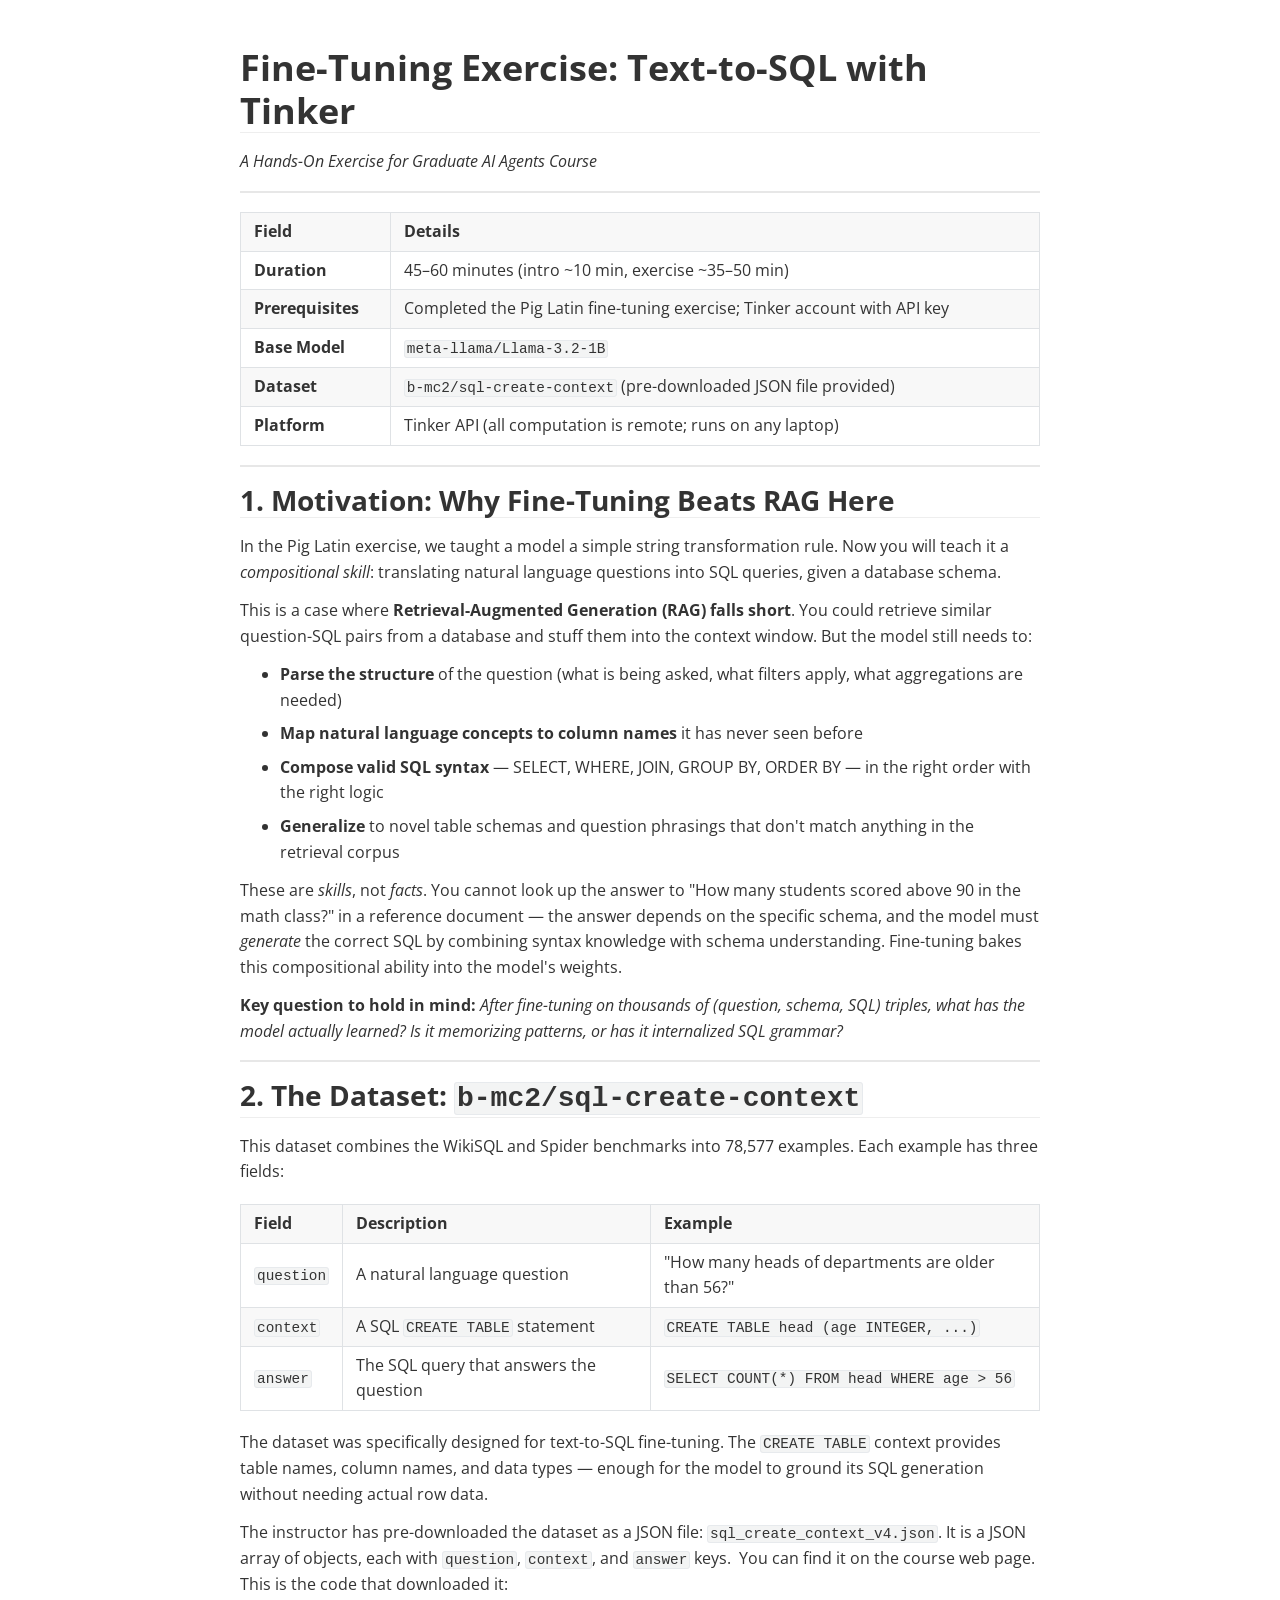
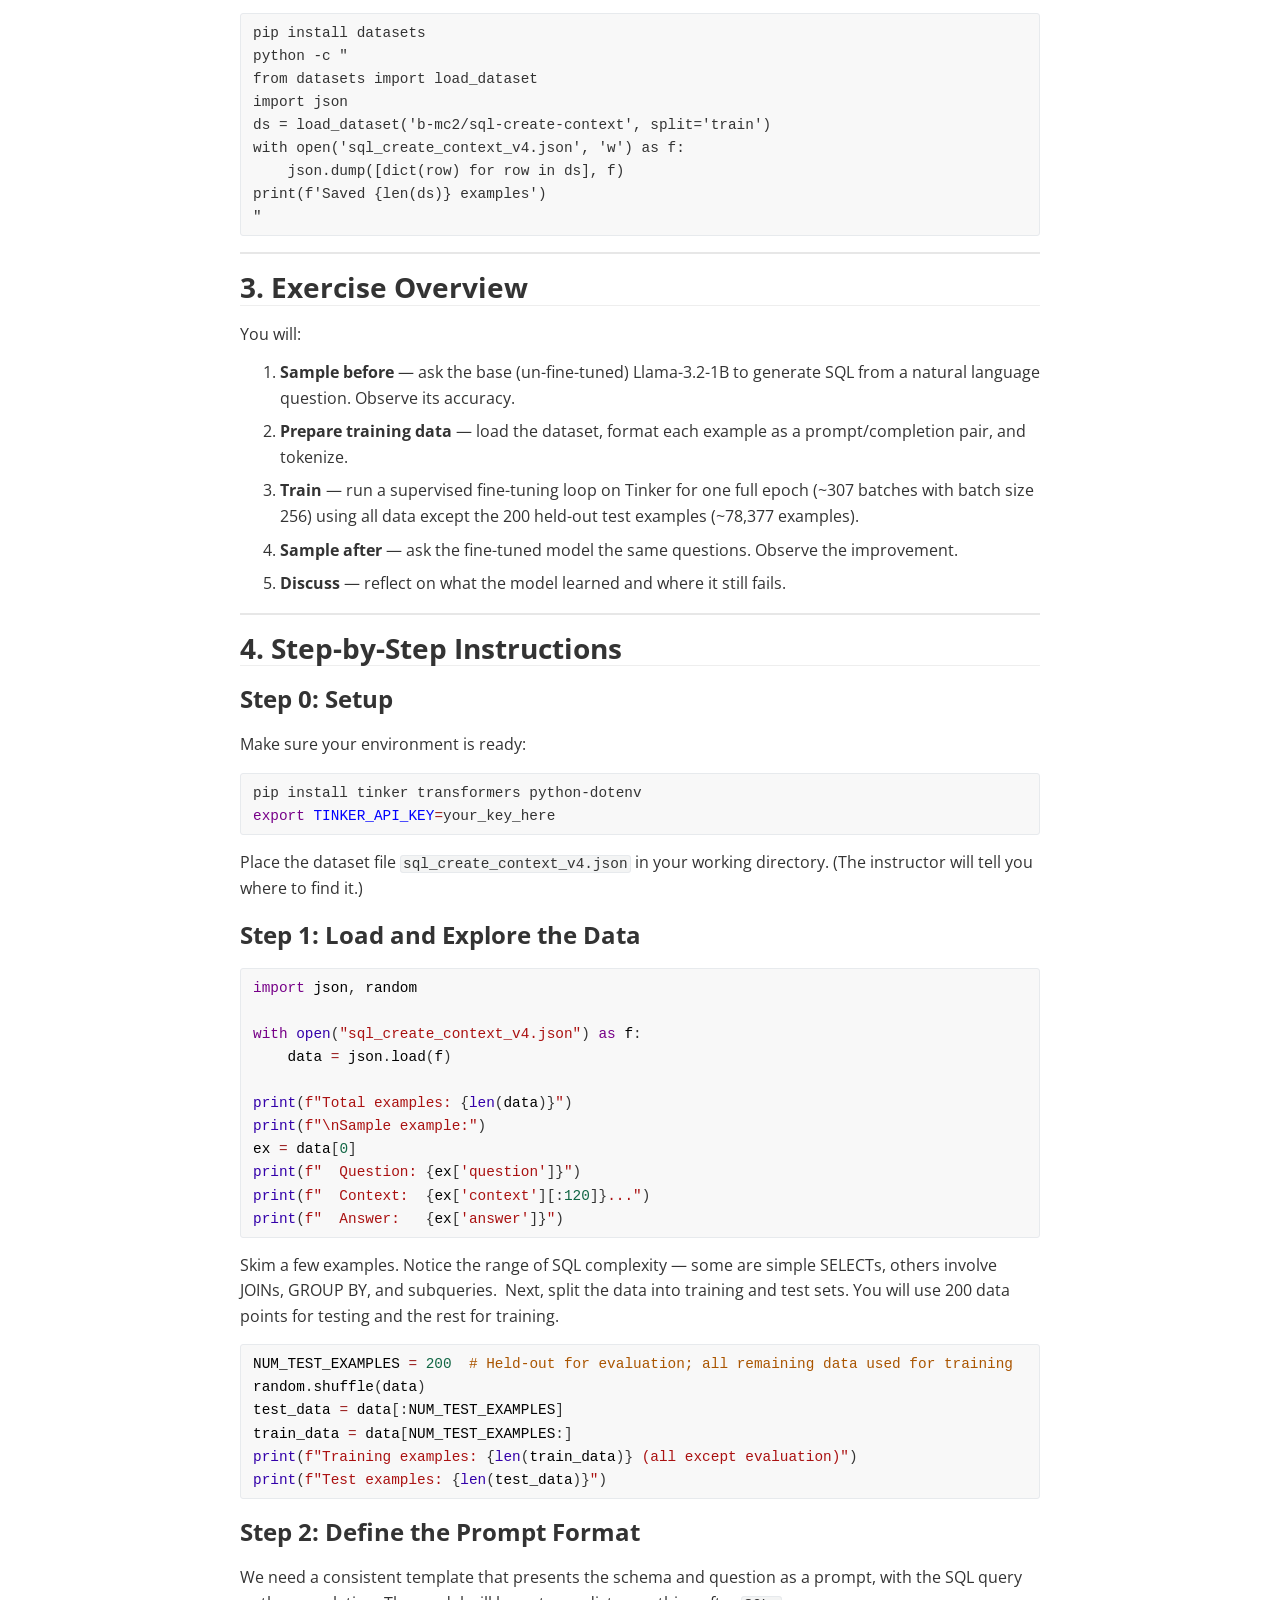
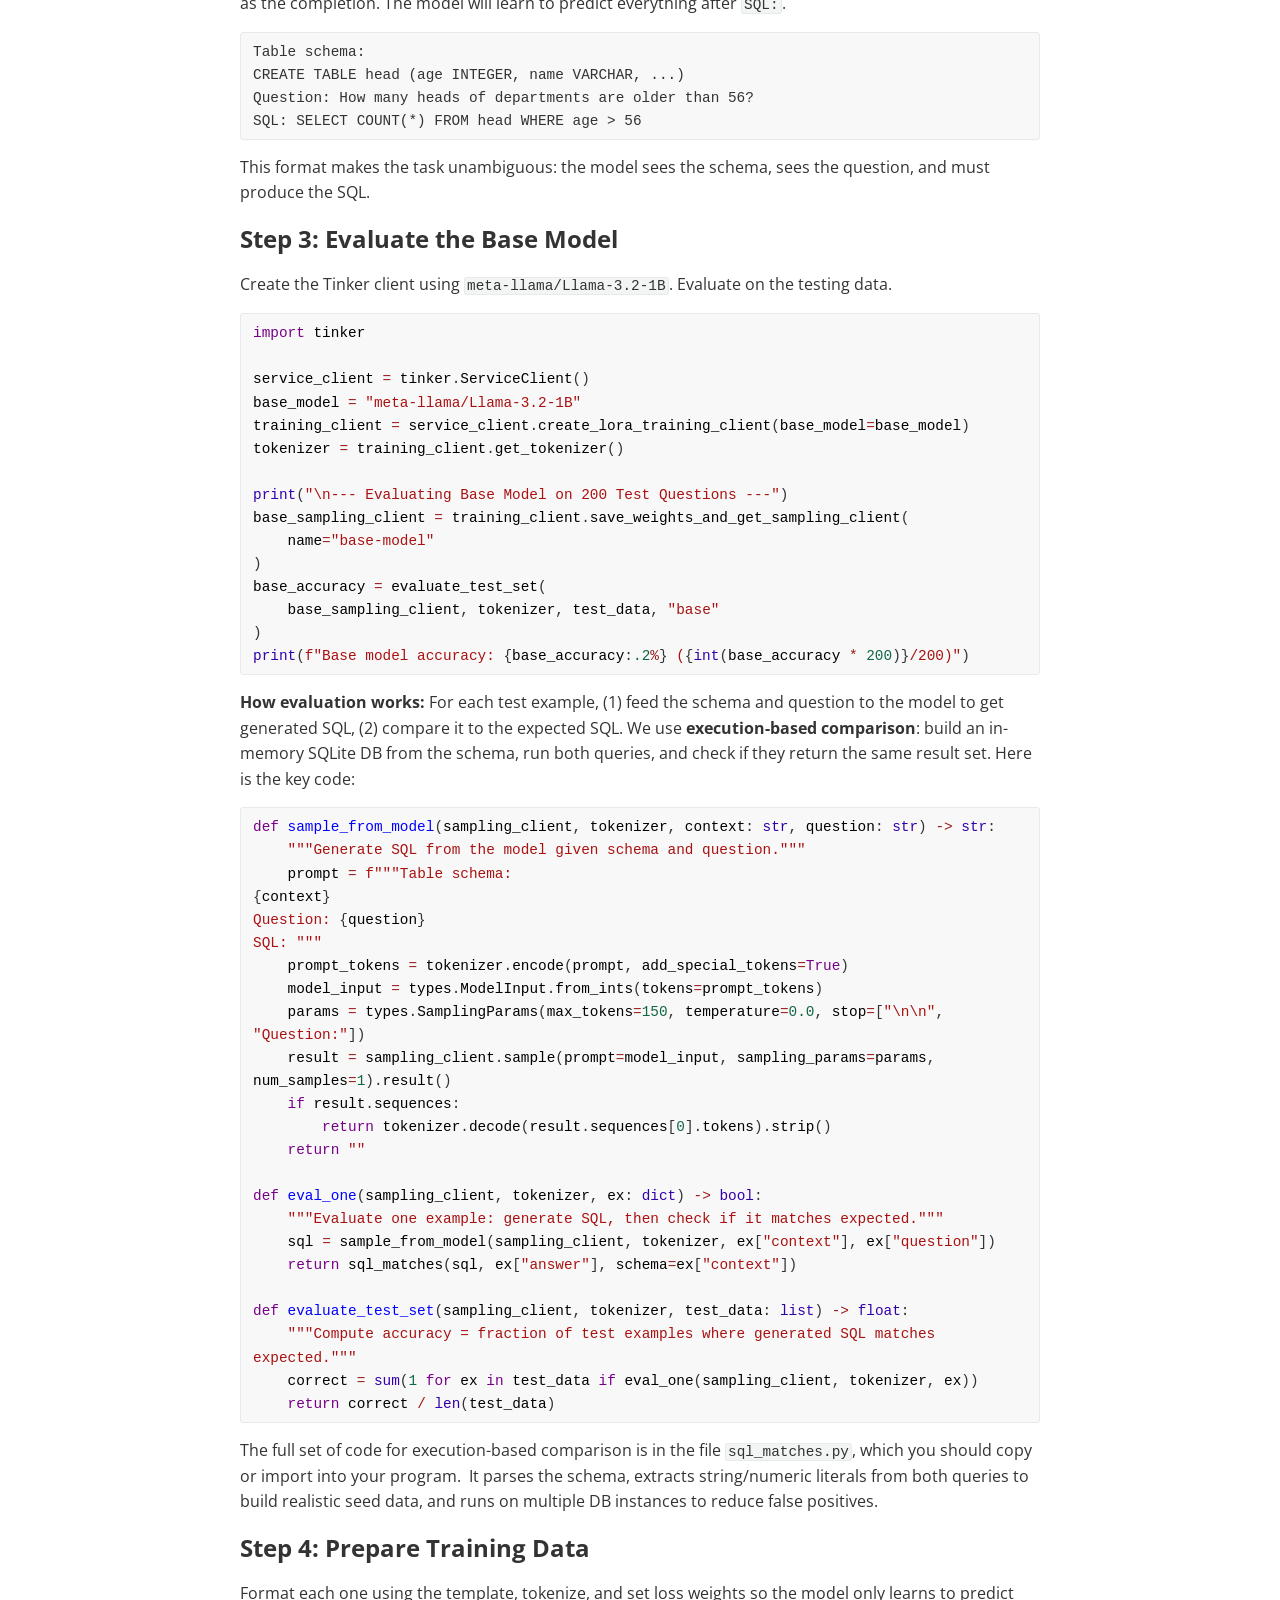
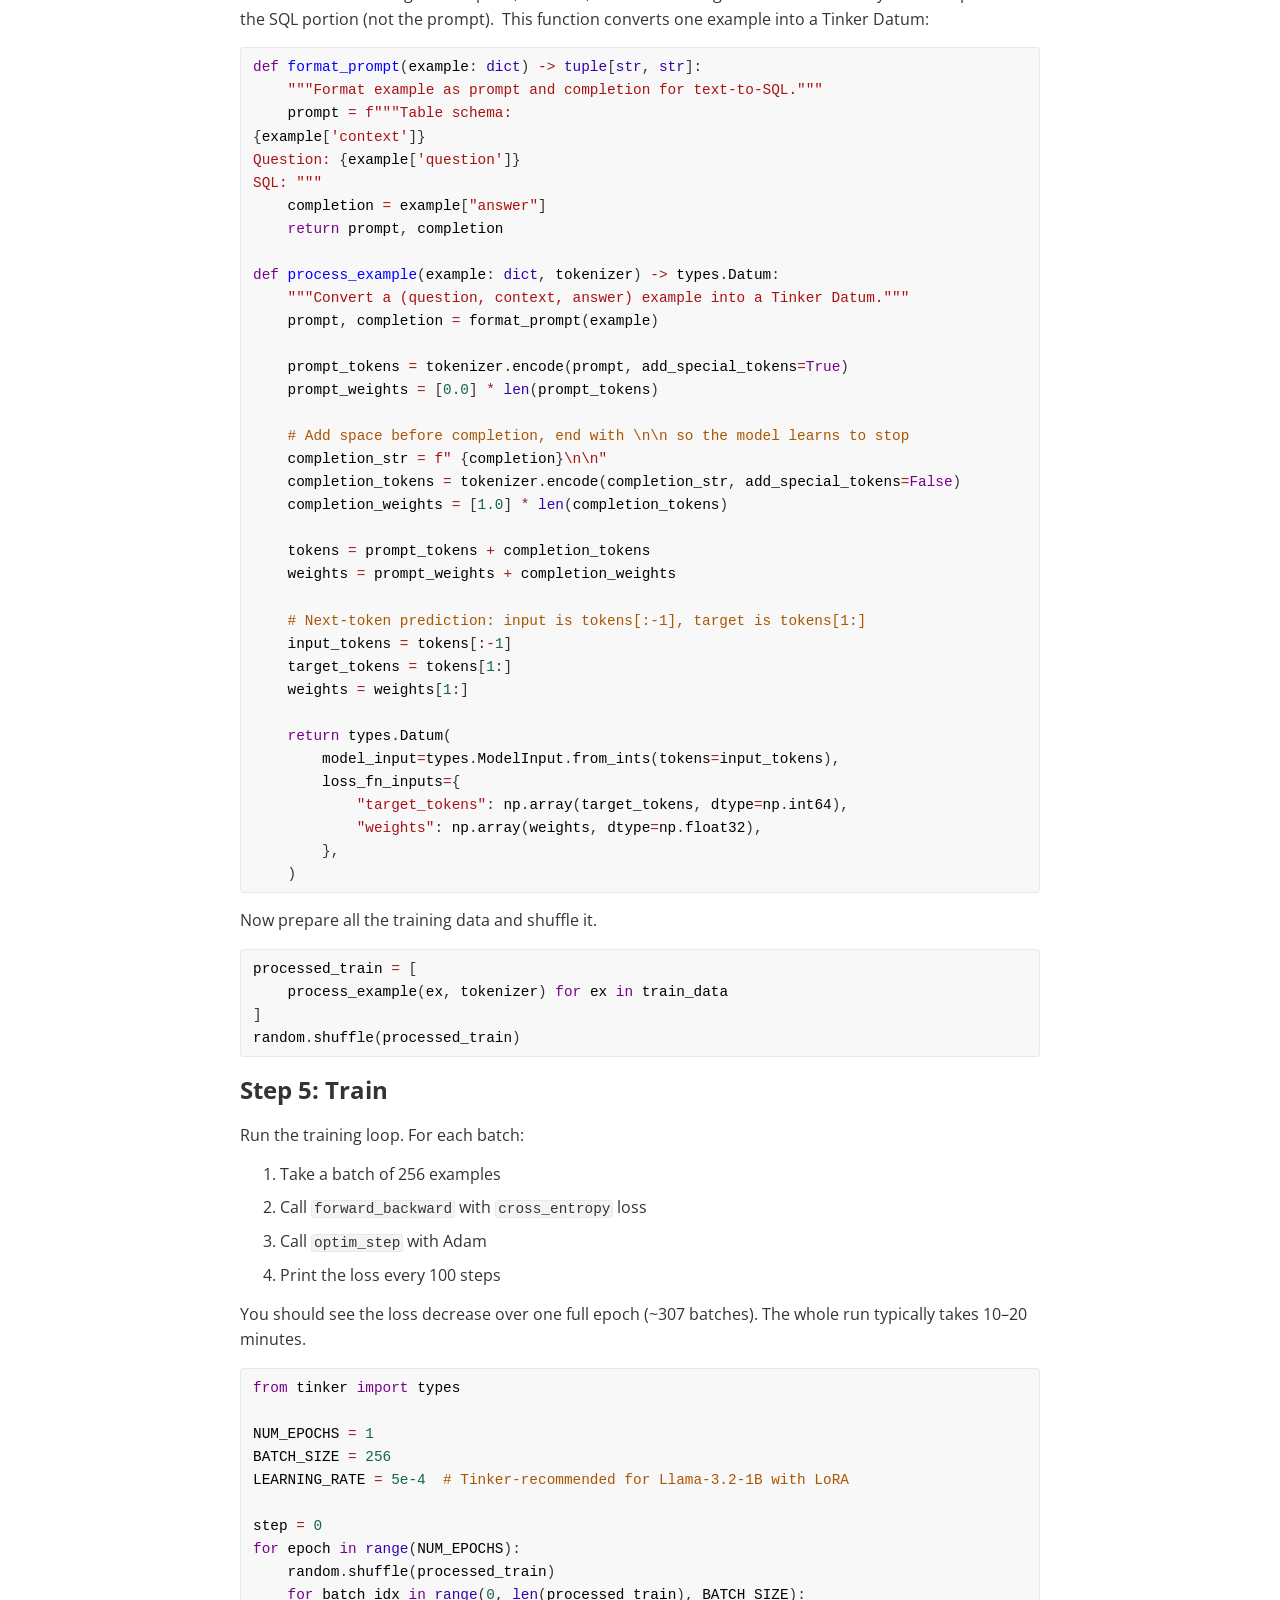
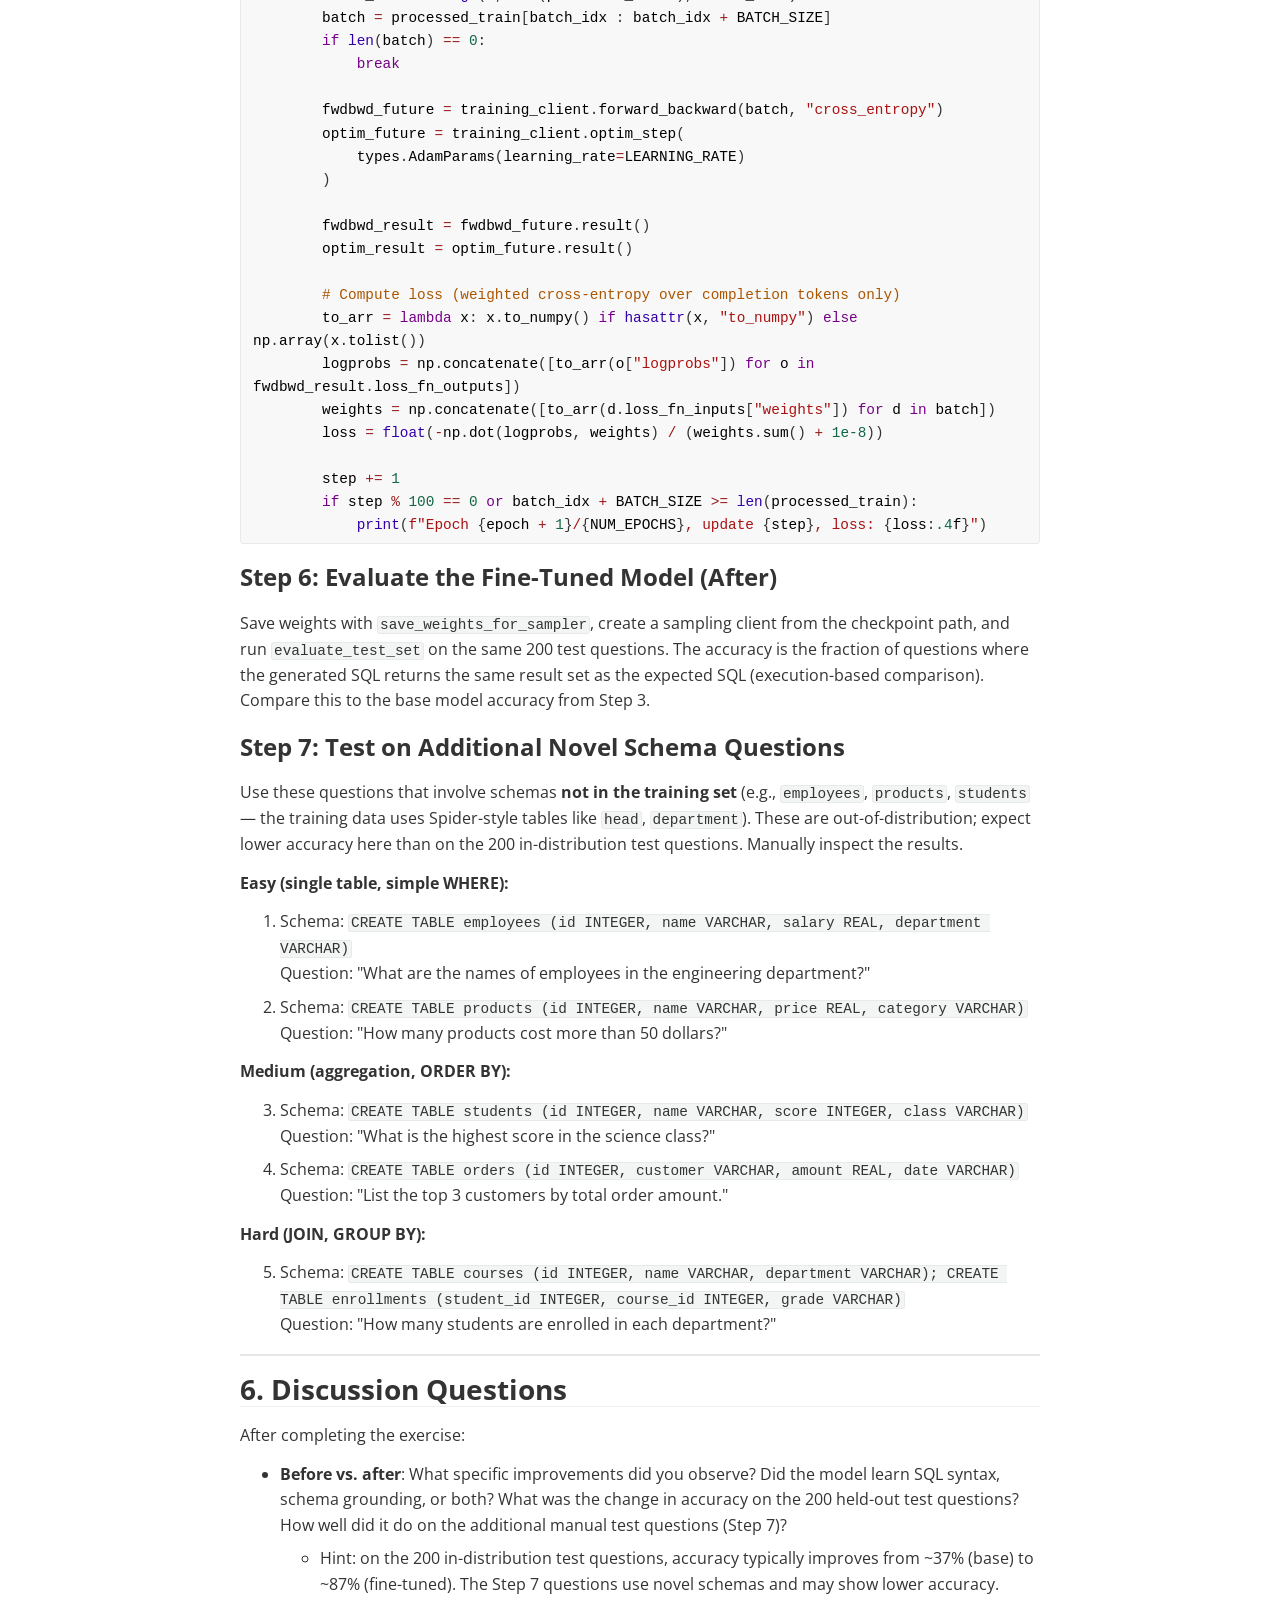
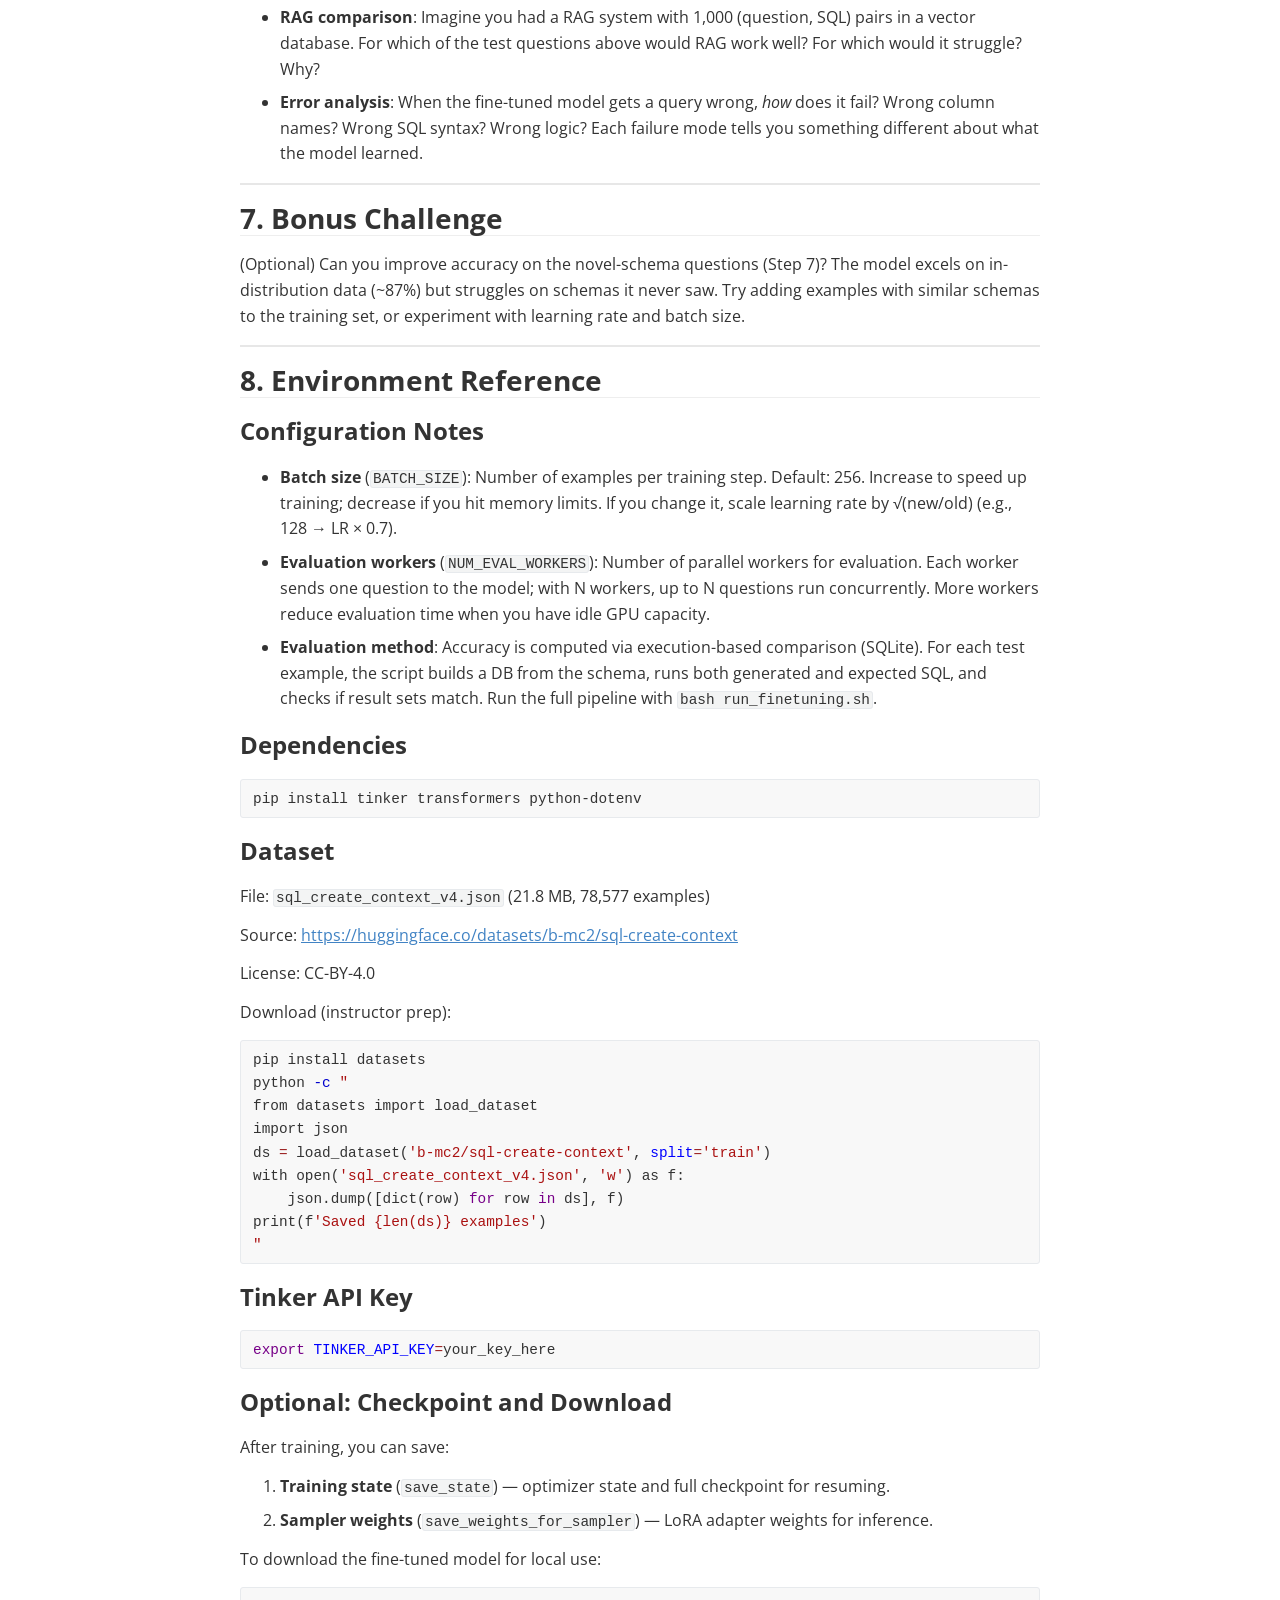
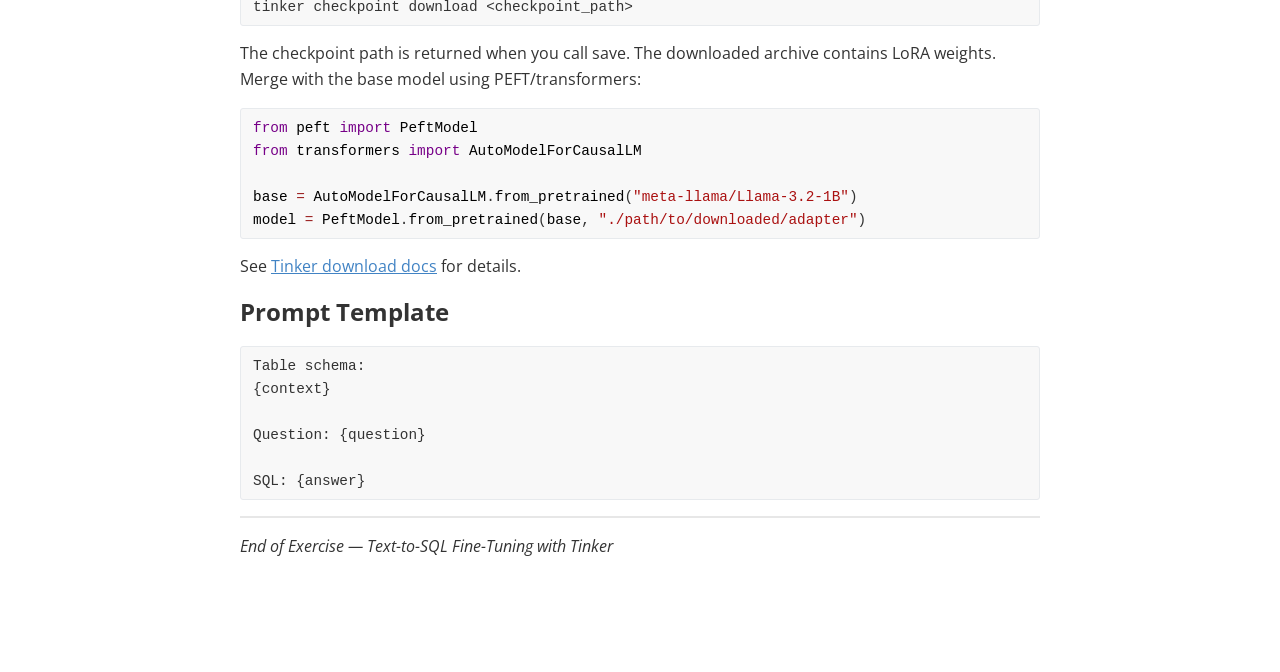
<file: 6501-Topic8FineTuningLLM/sql_finetuning_lesson_plan.html>
<!doctype html>
<html>
<head>
<meta charset='UTF-8'><meta name='viewport' content='width=device-width initial-scale=1'><style type='text/css'>html {overflow-x: initial !important;}</style>
<style type='text/css'  id="style-base">:root { --bg-color: #ffffff; --text-color: #333333; --select-text-bg-color: #B5D6FC; --select-text-font-color: auto; --monospace: "Lucida Console",Consolas,"Courier",monospace; --title-bar-height: 20px; }
.mac-os-11 { --title-bar-height: 28px; }
html { font-size: 14px; background-color: var(--bg-color); color: var(--text-color); font-family: "Helvetica Neue", Helvetica, Arial, "Segoe UI Emoji", "SF Pro", sans-serif; -webkit-font-smoothing: antialiased; }
h1, h2, h3, h4, h5 { white-space: pre-wrap; }
body { margin: 0px; padding: 0px; height: auto; inset: 0px; font-size: 1rem; line-height: 1.428571; overflow-x: hidden; background: inherit; }
iframe { margin: auto; }
a.url { word-break: break-all; }
a:active, a:hover { outline: 0px; }
.in-text-selection, ::selection { text-shadow: none; background: var(--select-text-bg-color); color: var(--select-text-font-color); }
#write { margin: 0px auto; height: auto; width: inherit; word-break: normal; overflow-wrap: break-word; position: relative; white-space: normal; overflow-x: visible; padding-top: 36px; }
#write.first-line-indent p { text-indent: 2em; }
#write.first-line-indent li p, #write.first-line-indent p *, #write.first-line-indent svg * { text-indent: 0px; }
#write.first-line-indent li { margin-left: 2em; }
.for-image #write { padding-left: 8px; padding-right: 8px; }
body.typora-export { padding-left: 30px; padding-right: 30px; }
.typora-export .footnote-line, .typora-export li, .typora-export p { white-space: pre-wrap; }
.typora-export .task-list-item input { pointer-events: none; }
@media screen and (max-width: 500px) {
  body.typora-export { padding-left: 0px; padding-right: 0px; }
  #write { padding-left: 20px; padding-right: 20px; }
}
#write li > figure:last-child { margin-bottom: 0.5rem; }
#write ol, #write ul { position: relative; }
img { max-width: 100%; vertical-align: middle; image-orientation: from-image; }
button, input, select, textarea { color: inherit; font-style: inherit; font-variant-caps: inherit; font-weight: inherit; font-width: inherit; font-size: inherit; line-height: inherit; font-family: inherit; font-size-adjust: inherit; font-kerning: inherit; font-variant-alternates: inherit; font-variant-ligatures: inherit; font-variant-numeric: inherit; font-variant-east-asian: inherit; font-variant-position: inherit; font-variant-emoji: inherit; font-feature-settings: inherit; font-optical-sizing: inherit; font-variation-settings: inherit; }
input[type="checkbox"], input[type="radio"] { line-height: normal; padding: 0px; }
*, ::after, ::before { box-sizing: border-box; }
#write h1, #write h2, #write h3, #write h4, #write h5, #write h6, #write p, #write pre { width: inherit; position: relative; }
#write svg h1, #write svg h2, #write svg h3, #write svg h4, #write svg h5, #write svg h6, #write svg p { position: static; }
svg sub, svg sup { position: static; }
.nodeLabel p { padding-right: 2px; padding-left: 2px; }
.typora-export .nodeLabel p { padding-right: 0px; padding-left: 0px; }
foreignObject { overflow: visible; }
p { line-height: inherit; }
h1, h2, h3, h4, h5, h6 { break-after: avoid-page; break-inside: avoid; orphans: 4; }
p { orphans: 4; }
li p { orphans: 1; }
h1 { font-size: 2rem; }
h2 { font-size: 1.8rem; }
h3 { font-size: 1.6rem; }
h4 { font-size: 1.4rem; }
h5 { font-size: 1.2rem; }
h6 { font-size: 1rem; }
.md-math-block, .md-rawblock, h1, h2, h3, h4, h5, h6, p { margin-top: 1rem; margin-bottom: 1rem; }
.hidden { display: none; }
.md-blockmeta { color: rgb(204, 204, 204); font-weight: 700; font-style: italic; }
a { cursor: pointer; }
sup.md-footnote { padding: 2px 4px; background-color: rgba(238, 238, 238, 0.7); color: rgb(85, 85, 85); border-radius: 4px; cursor: pointer; }
sup.md-footnote a, sup.md-footnote a:hover { color: inherit; text-transform: inherit; text-decoration: inherit; }
#write input[type="checkbox"] { cursor: pointer; width: inherit; height: inherit; }
figure { overflow-x: auto; margin: 1.2em 0px; max-width: calc(100% + 16px); padding: 0px; }
figure > table { margin: 0px; }
thead, tr { break-inside: avoid; break-after: auto; }
thead { display: table-header-group; }
table { border-collapse: collapse; border-spacing: 0px; width: 100%; overflow: auto; break-inside: auto; text-align: left; }
table.md-table td { min-width: 32px; }
.CodeMirror-gutters { border-right-width: 0px; border-right-style: none; border-right-color: currentcolor; background-color: inherit; }
.CodeMirror-linenumber { -webkit-user-select: none; }
.CodeMirror { text-align: left; }
.CodeMirror-placeholder { opacity: 0.3; }
.CodeMirror pre { padding: 0px 4px; }
.CodeMirror-lines { padding: 0px; }
div.hr:focus { cursor: none; }
#write pre { white-space: pre-wrap; }
#write.fences-no-line-wrapping pre { white-space: pre; }
#write pre.ty-contain-cm { white-space: normal; }
.CodeMirror-gutters { margin-right: 4px; }
.md-fences { font-size: 0.9rem; display: block; break-inside: avoid; text-align: left; overflow: visible; white-space: pre; background: inherit; position: relative !important; }
.md-fences-adv-panel { width: 100%; margin-top: 10px; text-align: center; padding-top: 0px; padding-bottom: 8px; overflow-x: auto; }
#write .md-fences.mock-cm { white-space: pre-wrap; }
.md-fences.md-fences-with-lineno { padding-left: 0px; }
#write.fences-no-line-wrapping .md-fences.mock-cm { white-space: pre; overflow-x: auto; }
.md-fences.mock-cm.md-fences-with-lineno { padding-left: 8px; }
.CodeMirror-line, twitterwidget { break-inside: avoid; }
svg { break-inside: avoid; }
.footnotes { opacity: 0.8; font-size: 0.9rem; margin-top: 1em; margin-bottom: 1em; }
.footnotes + .footnotes { margin-top: 0px; }
.md-reset { margin: 0px; padding: 0px; border: 0px; outline: 0px; vertical-align: top; background: 0px 0px; text-decoration: none; text-shadow: none; float: none; position: static; width: auto; height: auto; white-space: nowrap; cursor: inherit; line-height: normal; font-weight: 400; text-align: left; box-sizing: content-box; direction: ltr; }
li div { padding-top: 0px; }
blockquote { margin: 1rem 0px; }
li .mathjax-block, li p { margin: 0.5rem 0px; }
li blockquote { margin: 1rem 0px; }
li { margin: 0px; position: relative; }
blockquote > :last-child { margin-bottom: 0px; }
blockquote > :first-child, li > :first-child { margin-top: 0px; }
.footnotes-area { color: rgb(136, 136, 136); margin-top: 0.714rem; padding-bottom: 0.143rem; white-space: normal; }
#write .footnote-line { white-space: pre-wrap; }
@media print {
  body, html { border: 1px solid transparent; height: 99%; break-after: avoid; break-before: avoid; font-variant-ligatures: no-common-ligatures; }
  #write { margin-top: 0px; border-color: transparent !important; padding-top: 0px !important; padding-bottom: 0px !important; }
  .typora-export * { print-color-adjust: exact; }
  .typora-export #write { break-after: avoid; }
  .typora-export #write::after { height: 0px; }
  .is-mac table { break-inside: avoid; }
  #write > p:nth-child(1) { margin-top: 0px; }
  .typora-export-show-outline .typora-export-sidebar { display: none; }
  figure { overflow-x: visible; }
}
.footnote-line { margin-top: 0.714em; font-size: 0.7em; }
a img, img a { cursor: pointer; }
pre.md-meta-block { font-size: 0.8rem; min-height: 0.8rem; white-space: pre-wrap; background: rgb(204, 204, 204); display: block; overflow-x: hidden; }
p > .md-image:only-child:not(.md-img-error) img, p > img:only-child { display: block; margin: auto; }
#write.first-line-indent p > .md-image:only-child:not(.md-img-error) img { left: -2em; position: relative; }
p > .md-image:only-child { display: inline-block; width: 100%; }
#write .MathJax_Display { margin: 0.8em 0px 0px; }
.md-math-block { width: 100%; }
.md-math-block:not(:empty)::after { display: none; }
.MathJax_ref { fill: currentcolor; }
[contenteditable="true"]:active, [contenteditable="true"]:focus, [contenteditable="false"]:active, [contenteditable="false"]:focus { outline: 0px; box-shadow: none; }
.md-task-list-item { position: relative; list-style-type: none; }
.task-list-item.md-task-list-item { padding-left: 0px; }
.md-task-list-item > input { position: absolute; top: 0px; left: 0px; margin-left: -1.2em; margin-top: calc(1em - 10px); border: medium; }
.math { font-size: 1rem; }
.md-toc { min-height: 3.58rem; position: relative; font-size: 0.9rem; border-radius: 10px; }
.md-toc-content { position: relative; margin-left: 0px; }
.md-toc-content::after, .md-toc::after { display: none; }
.md-toc-item { display: block; color: rgb(65, 131, 196); }
.md-toc-item a { text-decoration: none; }
.md-toc-inner:hover { text-decoration: underline; }
.md-toc-inner { display: inline-block; cursor: pointer; }
.md-toc-h1 .md-toc-inner { margin-left: 0px; font-weight: 700; }
.md-toc-h2 .md-toc-inner { margin-left: 2em; }
.md-toc-h3 .md-toc-inner { margin-left: 4em; }
.md-toc-h4 .md-toc-inner { margin-left: 6em; }
.md-toc-h5 .md-toc-inner { margin-left: 8em; }
.md-toc-h6 .md-toc-inner { margin-left: 10em; }
@media screen and (max-width: 48em) {
  .md-toc-h3 .md-toc-inner { margin-left: 3.5em; }
  .md-toc-h4 .md-toc-inner { margin-left: 5em; }
  .md-toc-h5 .md-toc-inner { margin-left: 6.5em; }
  .md-toc-h6 .md-toc-inner { margin-left: 8em; }
}
a.md-toc-inner { font-size: inherit; font-style: inherit; font-weight: inherit; line-height: inherit; }
.footnote-line a:not(.reversefootnote) { color: inherit; }
.reversefootnote { font-family: ui-monospace, sans-serif; }
.md-attr { display: none; }
.md-fn-count::after { content: "."; }
code, pre, samp, tt { font-family: var(--monospace); }
kbd { margin: 0px 0.1em; padding: 0.1em 0.6em; font-size: 0.8em; color: rgb(36, 39, 41); background: rgb(255, 255, 255); border: 1px solid rgb(173, 179, 185); border-radius: 3px; box-shadow: rgba(12, 13, 14, 0.2) 0px 1px 0px, rgb(255, 255, 255) 0px 0px 0px 2px inset; white-space: nowrap; vertical-align: middle; }
.md-comment { color: rgb(162, 127, 3); opacity: 0.6; font-family: var(--monospace); }
code { text-align: left; vertical-align: initial; }
a.md-print-anchor { white-space: pre !important; border-width: medium !important; border-style: none !important; border-color: currentcolor !important; display: inline-block !important; position: absolute !important; width: 1px !important; right: 0px !important; outline: 0px !important; background: 0px 0px !important; text-decoration: initial !important; text-shadow: initial !important; }
.os-windows.monocolor-emoji .md-emoji { font-family: "Segoe UI Symbol", sans-serif; }
.md-diagram-panel > svg { max-width: 100%; }
[lang="flow"] svg, [lang="mermaid"] svg { max-width: 100%; height: auto; }
[lang="mermaid"] .node text { font-size: 1rem; }
table tr th { border-bottom-width: 0px; border-bottom-style: none; border-bottom-color: currentcolor; }
video { max-width: 100%; display: block; margin: 0px auto; }
iframe { max-width: 100%; width: 100%; border: medium; }
.highlight td, .highlight tr { border: 0px; }
mark { background: rgb(255, 255, 0); color: rgb(0, 0, 0); }
.md-html-inline .md-plain, .md-html-inline strong, mark .md-inline-math, mark strong { color: inherit; }
.md-expand mark .md-meta { opacity: 0.3 !important; }
mark .md-meta { color: rgb(0, 0, 0); }
@media print {
  .typora-export h1, .typora-export h2, .typora-export h3, .typora-export h4, .typora-export h5, .typora-export h6 { break-inside: avoid; }
}
.md-diagram-panel .messageText { stroke: none !important; }
.md-diagram-panel .start-state { fill: var(--node-fill); }
.md-diagram-panel .edgeLabel rect { opacity: 1 !important; }
.md-fences.md-fences-math { font-size: 1em; }
.md-fences-advanced:not(.md-focus) { padding: 0px; white-space: nowrap; border: 0px; }
.md-fences-advanced:not(.md-focus) { background: inherit; }
.mermaid-svg { margin: auto; }
.typora-export-show-outline .typora-export-content { max-width: 1440px; margin: auto; display: flex; flex-direction: row; }
.typora-export-sidebar { width: 300px; font-size: 0.8rem; margin-top: 80px; margin-right: 18px; }
.typora-export-show-outline #write { --webkit-flex: 2; flex: 2 1 0%; }
.typora-export-sidebar .outline-content { position: fixed; top: 0px; max-height: 100%; overflow: hidden auto; padding-bottom: 30px; padding-top: 60px; width: 300px; }
@media screen and (max-width: 1024px) {
  .typora-export-sidebar, .typora-export-sidebar .outline-content { width: 240px; }
}
@media screen and (max-width: 800px) {
  .typora-export-sidebar { display: none; }
}
.outline-content li, .outline-content ul { margin-left: 0px; margin-right: 0px; padding-left: 0px; padding-right: 0px; list-style: none; overflow-wrap: anywhere; }
.outline-content ul { margin-top: 0px; margin-bottom: 0px; }
.outline-content strong { font-weight: 400; }
.outline-expander { width: 1rem; height: 1.428571rem; position: relative; display: table-cell; vertical-align: middle; cursor: pointer; padding-left: 4px; }
.outline-expander::before { content: ""; position: relative; font-family: Ionicons; display: inline-block; font-size: 8px; vertical-align: middle; }
.outline-item { padding-top: 3px; padding-bottom: 3px; cursor: pointer; }
.outline-expander:hover::before { content: ""; }
.outline-h1 > .outline-item { padding-left: 0px; }
.outline-h2 > .outline-item { padding-left: 1em; }
.outline-h3 > .outline-item { padding-left: 2em; }
.outline-h4 > .outline-item { padding-left: 3em; }
.outline-h5 > .outline-item { padding-left: 4em; }
.outline-h6 > .outline-item { padding-left: 5em; }
.outline-label { cursor: pointer; display: table-cell; vertical-align: middle; text-decoration: none; color: inherit; }
.outline-label:hover { text-decoration: underline; }
.outline-item:hover { border-color: rgb(245, 245, 245); background-color: var(--item-hover-bg-color); }
.outline-item:hover { margin-left: -28px; margin-right: -28px; border-left-width: 28px; border-left-style: solid; border-left-color: transparent; border-right-width: 28px; border-right-style: solid; border-right-color: transparent; }
.outline-item-single .outline-expander::before, .outline-item-single .outline-expander:hover::before { display: none; }
.outline-item-open > .outline-item > .outline-expander::before { content: ""; }
.outline-children { display: none; }
.info-panel-tab-wrapper { display: none; }
.outline-item-open > .outline-children { display: block; }
.typora-export .outline-item { padding-top: 1px; padding-bottom: 1px; }
.typora-export .outline-item:hover { margin-right: -8px; border-right-width: 8px; border-right-style: solid; border-right-color: transparent; }
.typora-export .outline-expander::before { content: "+"; font-family: inherit; top: -1px; }
.typora-export .outline-expander:hover::before, .typora-export .outline-item-open > .outline-item > .outline-expander::before { content: "−"; }
.typora-export-collapse-outline .outline-children { display: none; }
.typora-export-collapse-outline .outline-item-open > .outline-children, .typora-export-no-collapse-outline .outline-children { display: block; }
.typora-export-no-collapse-outline .outline-expander::before { content: "" !important; }
.typora-export-show-outline .outline-item-active > .outline-item .outline-label { font-weight: 700; }
.md-inline-math-container mjx-container { zoom: 0.95; }
mjx-container { break-inside: avoid; }
.md-alert.md-alert-note { border-left-color: rgb(9, 105, 218); }
.md-alert.md-alert-important { border-left-color: rgb(130, 80, 223); }
.md-alert.md-alert-warning { border-left-color: rgb(154, 103, 0); }
.md-alert.md-alert-tip { border-left-color: rgb(31, 136, 61); }
.md-alert.md-alert-caution { border-left-color: rgb(207, 34, 46); }
.md-alert { padding: 0px 1em; margin-bottom: 16px; color: inherit; border-left-width: 0.25em; border-left-style: solid; border-left-color: rgb(0, 0, 0); }
.md-alert-text-note { color: rgb(9, 105, 218); }
.md-alert-text-important { color: rgb(130, 80, 223); }
.md-alert-text-warning { color: rgb(154, 103, 0); }
.md-alert-text-tip { color: rgb(31, 136, 61); }
.md-alert-text-caution { color: rgb(207, 34, 46); }
.md-alert-text { font-size: 0.9rem; font-weight: 700; }
.md-alert-text svg { fill: currentcolor; position: relative; top: 0.125em; margin-right: 1ch; overflow: visible; }
.md-alert-text-container::after { content: attr(data-text); text-transform: capitalize; pointer-events: none; margin-right: 1ch; }

</style>
<style type='text/css'  id="style-codemirror">.CodeMirror { height: auto; }
.CodeMirror.cm-s-inner { background: inherit; }
.CodeMirror-scroll { overflow: auto hidden; z-index: 3; }
.CodeMirror-gutter-filler, .CodeMirror-scrollbar-filler { background-color: rgb(255, 255, 255); }
.CodeMirror-gutters { border-right-width: 1px; border-right-style: solid; border-right-color: rgb(221, 221, 221); background: inherit; white-space: nowrap; }
.CodeMirror-linenumber { padding: 0px 3px 0px 5px; text-align: right; color: rgb(153, 153, 153); }
.cm-s-inner .cm-keyword { color: rgb(119, 0, 136); }
.cm-s-inner .cm-atom, .cm-s-inner.cm-atom { color: rgb(34, 17, 153); }
.cm-s-inner .cm-number { color: rgb(17, 102, 68); }
.cm-s-inner .cm-def { color: rgb(0, 0, 255); }
.cm-s-inner .cm-variable { color: rgb(0, 0, 0); }
.cm-s-inner .cm-variable-2 { color: rgb(0, 85, 170); }
.cm-s-inner .cm-variable-3 { color: rgb(0, 136, 85); }
.cm-s-inner .cm-string { color: rgb(170, 17, 17); }
.cm-s-inner .cm-property { color: rgb(0, 0, 0); }
.cm-s-inner .cm-operator { color: rgb(152, 26, 26); }
.cm-s-inner .cm-comment, .cm-s-inner.cm-comment { color: rgb(170, 85, 0); }
.cm-s-inner .cm-string-2 { color: rgb(255, 85, 0); }
.cm-s-inner .cm-meta { color: rgb(85, 85, 85); }
.cm-s-inner .cm-qualifier { color: rgb(85, 85, 85); }
.cm-s-inner .cm-builtin { color: rgb(51, 0, 170); }
.cm-s-inner .cm-bracket { color: rgb(153, 153, 119); }
.cm-s-inner .cm-tag { color: rgb(17, 119, 0); }
.cm-s-inner .cm-attribute { color: rgb(0, 0, 204); }
.cm-s-inner .cm-header, .cm-s-inner.cm-header { color: rgb(0, 0, 255); }
.cm-s-inner .cm-quote, .cm-s-inner.cm-quote { color: rgb(0, 153, 0); }
.cm-s-inner .cm-hr, .cm-s-inner.cm-hr { color: rgb(153, 153, 153); }
.cm-s-inner .cm-link, .cm-s-inner.cm-link { color: rgb(0, 0, 204); }
.cm-negative { color: rgb(221, 68, 68); }
.cm-positive { color: rgb(34, 153, 34); }
.cm-header, .cm-strong { font-weight: 700; }
.cm-del { text-decoration: line-through; }
.cm-em { font-style: italic; }
.cm-link { text-decoration: underline; }
.cm-error { color: red; }
.cm-invalidchar { color: red; }
.cm-constant { color: rgb(38, 139, 210); }
.cm-defined { color: rgb(181, 137, 0); }
div.CodeMirror span.CodeMirror-matchingbracket { color: rgb(0, 255, 0); }
div.CodeMirror span.CodeMirror-nonmatchingbracket { color: rgb(255, 34, 34); }
.cm-s-inner .CodeMirror-activeline-background { background: inherit; }
.CodeMirror { position: relative; overflow: hidden; }
.CodeMirror-scroll { height: 100%; outline: 0px; position: relative; box-sizing: content-box; background: inherit; }
.CodeMirror-sizer { position: relative; }
.CodeMirror-gutter-filler, .CodeMirror-hscrollbar, .CodeMirror-scrollbar-filler, .CodeMirror-vscrollbar { position: absolute; z-index: 6; display: none; outline: 0px; }
.CodeMirror-vscrollbar { right: 0px; top: 0px; overflow: hidden; }
.CodeMirror-hscrollbar { bottom: 0px; left: 0px; overflow: auto hidden; }
.CodeMirror-scrollbar-filler { right: 0px; bottom: 0px; }
.CodeMirror-gutter-filler { left: 0px; bottom: 0px; }
.CodeMirror-gutters { position: absolute; left: 0px; top: 0px; padding-bottom: 10px; z-index: 3; overflow-y: hidden; }
.CodeMirror-gutter { white-space: normal; height: 100%; box-sizing: content-box; padding-bottom: 30px; margin-bottom: -32px; display: inline-block; }
.CodeMirror-gutter-wrapper { position: absolute; z-index: 4; background: 0px 0px !important; border: medium !important; }
.CodeMirror-gutter-background { position: absolute; top: 0px; bottom: 0px; z-index: 4; }
.CodeMirror-gutter-elt { position: absolute; cursor: default; z-index: 4; }
.CodeMirror-lines { cursor: text; }
.CodeMirror pre { border-radius: 0px; border-width: 0px; background: 0px 0px; font-family: inherit; font-size: inherit; margin: 0px; white-space: pre; overflow-wrap: normal; color: inherit; z-index: 2; position: relative; overflow: visible; }
.CodeMirror-wrap pre { overflow-wrap: break-word; white-space: pre-wrap; word-break: normal; }
.CodeMirror-code pre { border-right-width: 30px; border-right-style: solid; border-right-color: transparent; width: fit-content; }
.CodeMirror-wrap .CodeMirror-code pre { border-right-width: medium; border-right-style: none; border-right-color: currentcolor; width: auto; }
.CodeMirror-linebackground { position: absolute; inset: 0px; z-index: 0; }
.CodeMirror-linewidget { position: relative; z-index: 2; overflow: auto; }
.CodeMirror-wrap .CodeMirror-scroll { overflow-x: hidden; }
.CodeMirror-measure { position: absolute; width: 100%; height: 0px; overflow: hidden; visibility: hidden; }
.CodeMirror-measure pre { position: static; }
.CodeMirror div.CodeMirror-cursor { position: absolute; visibility: hidden; border-right-width: medium; border-right-style: none; border-right-color: currentcolor; width: 0px; }
.CodeMirror div.CodeMirror-cursor { visibility: hidden; }
.CodeMirror-focused div.CodeMirror-cursor { visibility: inherit; }
.cm-searching { background: rgba(255, 255, 0, 0.4); }
span.cm-underlined { text-decoration: underline; }
span.cm-strikethrough { text-decoration: line-through; }
.cm-tw-syntaxerror { color: rgb(255, 255, 255); background-color: rgb(153, 0, 0); }
.cm-tw-deleted { text-decoration: line-through; }
.cm-tw-header5 { font-weight: 700; }
.cm-tw-listitem:first-child { padding-left: 10px; }
.cm-tw-box { border-style: solid; border-right-width: 1px; border-bottom-width: 1px; border-left-width: 1px; border-color: inherit; border-top-width: 0px !important; }
.cm-tw-underline { text-decoration: underline; }
@media print {
  .CodeMirror div.CodeMirror-cursor { visibility: hidden; }
}

</style>
<link rel='stylesheet' href='https://fonts.googleapis.com/css?family=Open+Sans:400italic,700italic,700,400&amp;subset=latin,latin-ext' type='text/css' />
<style type='text/css'  id="style-theme_css">:root {
    --side-bar-bg-color: #fafafa;
    --control-text-color: #777;
}

@include-when-export url(https://fonts.googleapis.com/css?family=Open+Sans:400italic,700italic,700,400&subset=latin,latin-ext);

/* open-sans-regular - latin-ext_latin */
  /* open-sans-italic - latin-ext_latin */
    /* open-sans-700 - latin-ext_latin */
    /* open-sans-700italic - latin-ext_latin */
  html {
    font-size: 16px;
    -webkit-font-smoothing: antialiased;
}

body {
    font-family: "Open Sans","Clear Sans", "Helvetica Neue", Helvetica, Arial, 'Segoe UI Emoji', 'SF Pro', sans-serif;
    color: rgb(51, 51, 51);
    line-height: 1.6;
}

#write {
    max-width: 860px;
  	margin: 0 auto;
  	padding: 30px;
    padding-bottom: 100px;
}

@media only screen and (min-width: 1400px) {
	#write {
		max-width: 1024px;
	}
}

@media only screen and (min-width: 1800px) {
	#write {
		max-width: 1200px;
	}
}

#write > ul:first-child,
#write > ol:first-child{
    margin-top: 30px;
}

a {
    color: #4183C4;
}
h1,
h2,
h3,
h4,
h5,
h6 {
    position: relative;
    margin-top: 1rem;
    margin-bottom: 1rem;
    font-weight: bold;
    line-height: 1.4;
    cursor: text;
}
h1:hover a.anchor,
h2:hover a.anchor,
h3:hover a.anchor,
h4:hover a.anchor,
h5:hover a.anchor,
h6:hover a.anchor {
    text-decoration: none;
}
h1 tt,
h1 code {
    font-size: inherit;
}
h2 tt,
h2 code {
    font-size: inherit;
}
h3 tt,
h3 code {
    font-size: inherit;
}
h4 tt,
h4 code {
    font-size: inherit;
}
h5 tt,
h5 code {
    font-size: inherit;
}
h6 tt,
h6 code {
    font-size: inherit;
}
h1 {
    font-size: 2.25em;
    line-height: 1.2;
    border-bottom: 1px solid #eee;
}
h2 {
    font-size: 1.75em;
    line-height: 1.225;
    border-bottom: 1px solid #eee;
}

/*@media print {
    .typora-export h1,
    .typora-export h2 {
        border-bottom: none;
        padding-bottom: initial;
    }

    .typora-export h1::after,
    .typora-export h2::after {
        content: "";
        display: block;
        height: 100px;
        margin-top: -96px;
        border-top: 1px solid #eee;
    }
}*/

h3 {
    font-size: 1.5em;
    line-height: 1.43;
}
h4 {
    font-size: 1.25em;
}
h5 {
    font-size: 1em;
}
h6 {
   font-size: 1em;
    color: #777;
}
p,
blockquote,
ul,
ol,
dl,
table{
    margin: 0.8em 0;
}
li>ol,
li>ul {
    margin: 0 0;
}
hr {
    height: 2px;
    padding: 0;
    margin: 16px 0;
    background-color: #e7e7e7;
    border: 0 none;
    overflow: hidden;
    box-sizing: content-box;
}

li p.first {
    display: inline-block;
}
ul,
ol {
    padding-left: 30px;
}
ul:first-child,
ol:first-child {
    margin-top: 0;
}
ul:last-child,
ol:last-child {
    margin-bottom: 0;
}
blockquote {
    border-left: 4px solid #dfe2e5;
    padding: 0 15px;
    color: #777777;
}
blockquote blockquote {
    padding-right: 0;
}
table {
    padding: 0;
    word-break: initial;
}
table tr {
    border: 1px solid #dfe2e5;
    margin: 0;
    padding: 0;
}
table tr:nth-child(2n),
thead {
    background-color: #f8f8f8;
}
table th {
    font-weight: bold;
    border: 1px solid #dfe2e5;
    border-bottom: 0;
    margin: 0;
    padding: 6px 13px;
}
table td {
    border: 1px solid #dfe2e5;
    margin: 0;
    padding: 6px 13px;
}
table th:first-child,
table td:first-child {
    margin-top: 0;
}
table th:last-child,
table td:last-child {
    margin-bottom: 0;
}

.CodeMirror-lines {
    padding-left: 4px;
}

.code-tooltip {
    box-shadow: 0 1px 1px 0 rgba(0,28,36,.3);
    border-top: 1px solid #eef2f2;
}

.md-fences,
code,
tt {
    border: 1px solid #e7eaed;
    background-color: #f8f8f8;
    border-radius: 3px;
    padding: 0;
    padding: 2px 4px 0px 4px;
    font-size: 0.9em;
}

code {
    background-color: #f3f4f4;
    padding: 0 2px 0 2px;
}

.md-fences {
    margin-bottom: 15px;
    margin-top: 15px;
    padding-top: 8px;
    padding-bottom: 6px;
}


.md-task-list-item > input {
  margin-left: -1.3em;
}

@media print {
    html {
        font-size: 13px;
    }
    pre {
        page-break-inside: avoid;
        word-wrap: break-word;
    }
}

.md-fences {
	background-color: #f8f8f8;
}
#write pre.md-meta-block {
	padding: 1rem;
    font-size: 85%;
    line-height: 1.45;
    background-color: #f7f7f7;
    border: 0;
    border-radius: 3px;
    color: #777777;
    margin-top: 0 !important;
}

.mathjax-block>.code-tooltip {
	bottom: .375rem;
}

.md-mathjax-midline {
    background: #fafafa;
}

#write>h3.md-focus:before{
	left: -1.5625rem;
	top: .375rem;
}
#write>h4.md-focus:before{
	left: -1.5625rem;
	top: .285714286rem;
}
#write>h5.md-focus:before{
	left: -1.5625rem;
	top: .285714286rem;
}
#write>h6.md-focus:before{
	left: -1.5625rem;
	top: .285714286rem;
}
.md-image>.md-meta {
    /*border: 1px solid #ddd;*/
    border-radius: 3px;
    padding: 2px 0px 0px 4px;
    font-size: 0.9em;
    color: inherit;
}

.md-tag {
    color: #a7a7a7;
    opacity: 1;
}

.md-toc { 
    margin-top:20px;
    padding-bottom:20px;
}

.sidebar-tabs {
    border-bottom: none;
}

#typora-quick-open {
    border: 1px solid #ddd;
    background-color: #f8f8f8;
}

#typora-quick-open-item {
    background-color: #FAFAFA;
    border-color: #FEFEFE #e5e5e5 #e5e5e5 #eee;
    border-style: solid;
    border-width: 1px;
}

/** focus mode */
.on-focus-mode blockquote {
    border-left-color: rgba(85, 85, 85, 0.12);
}

header, .context-menu, .megamenu-content, footer{
    font-family: "Segoe UI", "Arial", sans-serif;
}

.file-node-content:hover .file-node-icon,
.file-node-content:hover .file-node-open-state{
    visibility: visible;
}

.mac-seamless-mode #typora-sidebar {
    background-color: #fafafa;
    background-color: var(--side-bar-bg-color);
}

.mac-os #write{
    caret-color: AccentColor;
}

.md-lang {
    color: #b4654d;
}

/*.html-for-mac {
    --item-hover-bg-color: #E6F0FE;
}*/

#md-notification .btn {
    border: 0;
}

.dropdown-menu .divider {
    border-color: #e5e5e5;
    opacity: 0.4;
}

.ty-preferences .window-content {
    background-color: #fafafa;
}

.ty-preferences .nav-group-item.active {
    color: white;
    background: #999;
}

.menu-item-container a.menu-style-btn {
    background-color: #f5f8fa;
    background-image: linear-gradient( 180deg , hsla(0, 0%, 100%, 0.8), hsla(0, 0%, 100%, 0)); 
}
</style>
<style type='text/css'  id="style-lp">ol, ul {padding-left: 40px}</style>
<style type='text/css'  id="style-mac-print"> @media print { @page {margin: 0 0 0 0;} body.typora-export {padding-left: 0; padding-right: 0;} #write {padding:0;}}</style>

<title>sql_finetuning_lesson_plan</title>
</head>
<body class='typora-export'><div class='typora-export-content'>
<div id='write'  class=''><h1 id='fine-tuning-exercise-text-to-sql-with-tinker'><span>Fine-Tuning Exercise: Text-to-SQL with Tinker</span></h1><p><em><span>A Hands-On Exercise for Graduate AI Agents Course</span></em></p><hr /><figure class='table-figure'><table><thead><tr><th><span>Field</span></th><th><span>Details</span></th></tr></thead><tbody><tr><td><strong><span>Duration</span></strong></td><td><span>45–60 minutes (intro ~10 min, exercise ~35–50 min)</span></td></tr><tr><td><strong><span>Prerequisites</span></strong></td><td><span>Completed the Pig Latin fine-tuning exercise; Tinker account with API key</span></td></tr><tr><td><strong><span>Base Model</span></strong></td><td><code>meta-llama/Llama-3.2-1B</code></td></tr><tr><td><strong><span>Dataset</span></strong></td><td><code>b-mc2/sql-create-context</code><span> (pre-downloaded JSON file provided)</span></td></tr><tr><td><strong><span>Platform</span></strong></td><td><span>Tinker API (all computation is remote; runs on any laptop)</span></td></tr></tbody></table></figure><hr /><h2 id='1-motivation-why-fine-tuning-beats-rag-here'><span>1. Motivation: Why Fine-Tuning Beats RAG Here</span></h2><p><span>In the Pig Latin exercise, we taught a model a simple string transformation rule. Now you will teach it a </span><em><span>compositional skill</span></em><span>: translating natural language questions into SQL queries, given a database schema.</span></p><p><span>This is a case where </span><strong><span>Retrieval-Augmented Generation (RAG) falls short</span></strong><span>. You could retrieve similar question-SQL pairs from a database and stuff them into the context window. But the model still needs to:</span></p><ul><li><p><strong><span>Parse the structure</span></strong><span> of the question (what is being asked, what filters apply, what aggregations are needed)</span></p></li><li><p><strong><span>Map natural language concepts to column names</span></strong><span> it has never seen before</span></p></li><li><p><strong><span>Compose valid SQL syntax</span></strong><span> — SELECT, WHERE, JOIN, GROUP BY, ORDER BY — in the right order with the right logic</span></p></li><li><p><strong><span>Generalize</span></strong><span> to novel table schemas and question phrasings that don&#39;t match anything in the retrieval corpus</span></p></li></ul><p><span>These are </span><em><span>skills</span></em><span>, not </span><em><span>facts</span></em><span>. You cannot look up the answer to &quot;How many students scored above 90 in the math class?&quot; in a reference document — the answer depends on the specific schema, and the model must </span><em><span>generate</span></em><span> the correct SQL by combining syntax knowledge with schema understanding. Fine-tuning bakes this compositional ability into the model&#39;s weights.</span></p><p><strong><span>Key question to hold in mind:</span></strong><span> </span><em><span>After fine-tuning on thousands of (question, schema, SQL) triples, what has the model actually learned? Is it memorizing patterns, or has it internalized SQL grammar?</span></em></p><hr /><h2 id='2-the-dataset-b-mc2sql-create-context'><span>2. The Dataset: </span><code>b-mc2/sql-create-context</code></h2><p><span>This dataset combines the WikiSQL and Spider benchmarks into 78,577 examples. Each example has three fields:</span></p><figure class='table-figure'><table><thead><tr><th><span>Field</span></th><th><span>Description</span></th><th><span>Example</span></th></tr></thead><tbody><tr><td><code>question</code></td><td><span>A natural language question</span></td><td><span>&quot;How many heads of departments are older than 56?&quot;</span></td></tr><tr><td><code>context</code></td><td><span>A SQL </span><code>CREATE TABLE</code><span> statement</span></td><td><code>CREATE TABLE head (age INTEGER, ...)</code></td></tr><tr><td><code>answer</code></td><td><span>The SQL query that answers the question</span></td><td><code>SELECT COUNT(*) FROM head WHERE age &gt; 56</code></td></tr></tbody></table></figure><p><span>The dataset was specifically designed for text-to-SQL fine-tuning. The </span><code>CREATE TABLE</code><span> context provides table names, column names, and data types — enough for the model to ground its SQL generation without needing actual row data.</span></p><p><span>The instructor has pre-downloaded the dataset as a JSON file: </span><code>sql_create_context_v4.json</code><span>. It is a JSON array of objects, each with </span><code>question</code><span>, </span><code>context</code><span>, and </span><code>answer</code><span> keys.  You can find it on the course web page.  This is the code that downloaded it:</span></p><pre class="md-fences md-end-block ty-contain-cm modeLoaded" spellcheck="false" lang=""><div class="CodeMirror cm-s-inner cm-s-null-scroll CodeMirror-wrap" lang=""><div style="overflow: hidden; position: relative; width: 3px; height: 0px; top: 9.5px; left: 8px;"><textarea autocorrect="off" autocapitalize="off" spellcheck="false" tabindex="0" style="position: absolute; bottom: -1em; padding: 0px; width: 1000px; height: 1em; outline: currentcolor;"></textarea></div><div class="CodeMirror-scrollbar-filler" cm-not-content="true"></div><div class="CodeMirror-gutter-filler" cm-not-content="true"></div><div class="CodeMirror-scroll" tabindex="-1"><div class="CodeMirror-sizer" style="margin-left: 0px; margin-bottom: 0px; border-right-width: 0px; padding-right: 0px; padding-bottom: 0px;"><div style="position: relative; top: 0px;"><div class="CodeMirror-lines" role="presentation"><div role="presentation" style="position: relative; outline: currentcolor;"><div class="CodeMirror-measure"></div><div class="CodeMirror-measure"></div><div style="position: relative; z-index: 1;"></div><div class="CodeMirror-code" role="presentation" style=""><div class="CodeMirror-activeline" style="position: relative;"><div class="CodeMirror-activeline-background CodeMirror-linebackground"></div><div class="CodeMirror-gutter-background CodeMirror-activeline-gutter" style="left: 0px; width: 0px;"></div><pre class=" CodeMirror-line " role="presentation"><span role="presentation" style="padding-right: 0.1px;">pip install datasets</span></pre></div><pre class=" CodeMirror-line " role="presentation"><span role="presentation" style="padding-right: 0.1px;">python -c "</span></pre><pre class=" CodeMirror-line " role="presentation"><span role="presentation" style="padding-right: 0.1px;">from datasets import load_dataset</span></pre><pre class=" CodeMirror-line " role="presentation"><span role="presentation" style="padding-right: 0.1px;">import json</span></pre><pre class=" CodeMirror-line " role="presentation"><span role="presentation" style="padding-right: 0.1px;">ds = load_dataset('b-mc2/sql-create-context', split='train')</span></pre><pre class=" CodeMirror-line " role="presentation"><span role="presentation" style="padding-right: 0.1px;">with open('sql_create_context_v4.json', 'w') as f:</span></pre><pre class=" CodeMirror-line " role="presentation"><span role="presentation" style="padding-right: 0.1px;"> &nbsp;  json.dump([dict(row) for row in ds], f)</span></pre><pre class=" CodeMirror-line " role="presentation"><span role="presentation" style="padding-right: 0.1px;">print(f'Saved {len(ds)} examples')</span></pre><pre class=" CodeMirror-line " role="presentation"><span role="presentation" style="padding-right: 0.1px;">"</span></pre></div></div></div></div></div><div style="position: absolute; height: 0px; width: 1px; border-bottom-width: 0px; border-bottom-style: solid; border-bottom-color: transparent; top: 207px;"></div><div class="CodeMirror-gutters" style="display: none; height: 207px;"></div></div></div></pre><hr /><h2 id='3-exercise-overview'><span>3. Exercise Overview</span></h2><p><span>You will:</span></p><ol start='' ><li><p><strong><span>Sample before</span></strong><span> — ask the base (un-fine-tuned) Llama-3.2-1B to generate SQL from a natural language question. Observe its accuracy.</span></p></li><li><p><strong><span>Prepare training data</span></strong><span> — load the dataset, format each example as a prompt/completion pair, and tokenize.</span></p></li><li><p><strong><span>Train</span></strong><span> — run a supervised fine-tuning loop on Tinker for one full epoch (~307 batches with batch size 256) using all data except the 200 held-out test examples (~78,377 examples).</span></p></li><li><p><strong><span>Sample after</span></strong><span> — ask the fine-tuned model the same questions. Observe the improvement.</span></p></li><li><p><strong><span>Discuss</span></strong><span> — reflect on what the model learned and where it still fails.</span></p></li></ol><hr /><h2 id='4-step-by-step-instructions'><span>4. Step-by-Step Instructions</span></h2><h3 id='step-0-setup'><span>Step 0: Setup</span></h3><p><span>Make sure your environment is ready:</span></p><pre class="md-fences md-end-block ty-contain-cm modeLoaded" spellcheck="false" lang="bash"><div class="CodeMirror cm-s-inner cm-s-null-scroll CodeMirror-wrap" lang="bash"><div style="overflow: hidden; position: relative; width: 3px; height: 0px; top: 9.5px; left: 8px;"><textarea autocorrect="off" autocapitalize="off" spellcheck="false" tabindex="0" style="position: absolute; bottom: -1em; padding: 0px; width: 1000px; height: 1em; outline: currentcolor;"></textarea></div><div class="CodeMirror-scrollbar-filler" cm-not-content="true"></div><div class="CodeMirror-gutter-filler" cm-not-content="true"></div><div class="CodeMirror-scroll" tabindex="-1"><div class="CodeMirror-sizer" style="margin-left: 0px; margin-bottom: 0px; border-right-width: 0px; padding-right: 0px; padding-bottom: 0px;"><div style="position: relative; top: 0px;"><div class="CodeMirror-lines" role="presentation"><div role="presentation" style="position: relative; outline: currentcolor;"><div class="CodeMirror-measure"><pre><span>xxxxxxxxxx</span></pre></div><div class="CodeMirror-measure"></div><div style="position: relative; z-index: 1;"></div><div class="CodeMirror-code" role="presentation"><div class="CodeMirror-activeline" style="position: relative;"><div class="CodeMirror-activeline-background CodeMirror-linebackground"></div><div class="CodeMirror-gutter-background CodeMirror-activeline-gutter" style="left: 0px; width: 0px;"></div><pre class=" CodeMirror-line " role="presentation"><span role="presentation" style="padding-right: 0.1px;">pip install tinker transformers python-dotenv</span></pre></div><pre class=" CodeMirror-line " role="presentation"><span role="presentation" style="padding-right: 0.1px;"><span class="cm-keyword">export</span> <span class="cm-def">TINKER_API_KEY</span><span class="cm-operator">=</span>your_key_here</span></pre></div></div></div></div></div><div style="position: absolute; height: 0px; width: 1px; border-bottom-width: 0px; border-bottom-style: solid; border-bottom-color: transparent; top: 46px;"></div><div class="CodeMirror-gutters" style="display: none; height: 46px;"></div></div></div></pre><p><span>Place the dataset file </span><code>sql_create_context_v4.json</code><span> in your working directory. (The instructor will tell you where to find it.)</span></p><h3 id='step-1-load-and-explore-the-data'><span>Step 1: Load and Explore the Data</span></h3><pre class="md-fences md-end-block ty-contain-cm modeLoaded" spellcheck="false" lang="python"><div class="CodeMirror cm-s-inner cm-s-null-scroll CodeMirror-wrap" lang="python"><div style="overflow: hidden; position: relative; width: 3px; height: 0px; top: 9.5px; left: 8px;"><textarea autocorrect="off" autocapitalize="off" spellcheck="false" tabindex="0" style="position: absolute; bottom: -1em; padding: 0px; width: 1000px; height: 1em; outline: currentcolor;"></textarea></div><div class="CodeMirror-scrollbar-filler" cm-not-content="true"></div><div class="CodeMirror-gutter-filler" cm-not-content="true"></div><div class="CodeMirror-scroll" tabindex="-1"><div class="CodeMirror-sizer" style="margin-left: 0px; margin-bottom: 0px; border-right-width: 0px; padding-right: 0px; padding-bottom: 0px;"><div style="position: relative; top: 0px;"><div class="CodeMirror-lines" role="presentation"><div role="presentation" style="position: relative; outline: currentcolor;"><div class="CodeMirror-measure"><span><span>​</span>x</span></div><div class="CodeMirror-measure"></div><div style="position: relative; z-index: 1;"></div><div class="CodeMirror-code" role="presentation" style=""><div class="CodeMirror-activeline" style="position: relative;"><div class="CodeMirror-activeline-background CodeMirror-linebackground"></div><div class="CodeMirror-gutter-background CodeMirror-activeline-gutter" style="left: 0px; width: 0px;"></div><pre class=" CodeMirror-line " role="presentation"><span role="presentation" style="padding-right: 0.1px;"><span class="cm-keyword">import</span> <span class="cm-variable">json</span>, <span class="cm-variable">random</span></span></pre></div><pre class=" CodeMirror-line " role="presentation"><span role="presentation" style="padding-right: 0.1px;"><span cm-text="" cm-zwsp="">
</span></span></pre><pre class=" CodeMirror-line " role="presentation"><span role="presentation" style="padding-right: 0.1px;"><span class="cm-keyword">with</span> <span class="cm-builtin">open</span>(<span class="cm-string">"sql_create_context_v4.json"</span>) <span class="cm-keyword">as</span> <span class="cm-variable">f</span>:</span></pre><pre class=" CodeMirror-line " role="presentation"><span role="presentation" style="padding-right: 0.1px;"> &nbsp; &nbsp;<span class="cm-variable">data</span> <span class="cm-operator">=</span> <span class="cm-variable">json</span>.<span class="cm-property">load</span>(<span class="cm-variable">f</span>)</span></pre><pre class=" CodeMirror-line " role="presentation"><span role="presentation" style="padding-right: 0.1px;"><span cm-text="" cm-zwsp="">
</span></span></pre><pre class=" CodeMirror-line " role="presentation"><span role="presentation" style="padding-right: 0.1px;"><span class="cm-builtin">print</span>(<span class="cm-string">f"Total examples: </span>{<span class="cm-builtin">len</span>(<span class="cm-variable">data</span>)}<span class="cm-string">"</span>)</span></pre><pre class=" CodeMirror-line " role="presentation"><span role="presentation" style="padding-right: 0.1px;"><span class="cm-builtin">print</span>(<span class="cm-string">f"\nSample example:"</span>)</span></pre><pre class=" CodeMirror-line " role="presentation"><span role="presentation" style="padding-right: 0.1px;"><span class="cm-variable">ex</span> <span class="cm-operator">=</span> <span class="cm-variable">data</span>[<span class="cm-number">0</span>]</span></pre><pre class=" CodeMirror-line " role="presentation"><span role="presentation" style="padding-right: 0.1px;"><span class="cm-builtin">print</span>(<span class="cm-string">f"  Question: </span>{<span class="cm-variable">ex</span>[<span class="cm-string">'question'</span>]}<span class="cm-string">"</span>)</span></pre><pre class=" CodeMirror-line " role="presentation"><span role="presentation" style="padding-right: 0.1px;"><span class="cm-builtin">print</span>(<span class="cm-string">f"  Context: &nbsp;</span>{<span class="cm-variable">ex</span>[<span class="cm-string">'context'</span>][:<span class="cm-number">120</span>]}<span class="cm-string">..."</span>)</span></pre><pre class=" CodeMirror-line " role="presentation"><span role="presentation" style="padding-right: 0.1px;"><span class="cm-builtin">print</span>(<span class="cm-string">f"  Answer: &nbsp; </span>{<span class="cm-variable">ex</span>[<span class="cm-string">'answer'</span>]}<span class="cm-string">"</span>)</span></pre></div></div></div></div></div><div style="position: absolute; height: 0px; width: 1px; border-bottom-width: 0px; border-bottom-style: solid; border-bottom-color: transparent; top: 253px;"></div><div class="CodeMirror-gutters" style="display: none; height: 253px;"></div></div></div></pre><p><span>Skim a few examples. Notice the range of SQL complexity — some are simple SELECTs, others involve JOINs, GROUP BY, and subqueries.  Next, split the data into training and test sets. You will use 200 data points for testing and the rest for training.</span></p><pre class="md-fences md-end-block ty-contain-cm modeLoaded" spellcheck="false" lang="python"><div class="CodeMirror cm-s-inner cm-s-null-scroll CodeMirror-wrap" lang="python"><div style="overflow: hidden; position: relative; width: 3px; height: 0px; top: 9.5px; left: 8px;"><textarea autocorrect="off" autocapitalize="off" spellcheck="false" tabindex="0" style="position: absolute; bottom: -1em; padding: 0px; width: 1000px; height: 1em; outline: currentcolor;"></textarea></div><div class="CodeMirror-scrollbar-filler" cm-not-content="true"></div><div class="CodeMirror-gutter-filler" cm-not-content="true"></div><div class="CodeMirror-scroll" tabindex="-1"><div class="CodeMirror-sizer" style="margin-left: 0px; margin-bottom: 0px; border-right-width: 0px; padding-right: 0px; padding-bottom: 0px;"><div style="position: relative; top: 0px;"><div class="CodeMirror-lines" role="presentation"><div role="presentation" style="position: relative; outline: currentcolor;"><div class="CodeMirror-measure"><pre><span>xxxxxxxxxx</span></pre></div><div class="CodeMirror-measure"></div><div style="position: relative; z-index: 1;"></div><div class="CodeMirror-code" role="presentation" style=""><div class="CodeMirror-activeline" style="position: relative;"><div class="CodeMirror-activeline-background CodeMirror-linebackground"></div><div class="CodeMirror-gutter-background CodeMirror-activeline-gutter" style="left: 0px; width: 0px;"></div><pre class=" CodeMirror-line " role="presentation"><span role="presentation" style="padding-right: 0.1px;"><span class="cm-variable">NUM_TEST_EXAMPLES</span> <span class="cm-operator">=</span> <span class="cm-number">200</span> &nbsp;<span class="cm-comment"># Held-out for evaluation; all remaining data used for training</span></span></pre></div><pre class=" CodeMirror-line " role="presentation"><span role="presentation" style="padding-right: 0.1px;"><span class="cm-variable">random</span>.<span class="cm-property">shuffle</span>(<span class="cm-variable">data</span>)</span></pre><pre class=" CodeMirror-line " role="presentation"><span role="presentation" style="padding-right: 0.1px;"><span class="cm-variable">test_data</span> <span class="cm-operator">=</span> <span class="cm-variable">data</span>[:<span class="cm-variable">NUM_TEST_EXAMPLES</span>]</span></pre><pre class=" CodeMirror-line " role="presentation"><span role="presentation" style="padding-right: 0.1px;"><span class="cm-variable">train_data</span> <span class="cm-operator">=</span> <span class="cm-variable">data</span>[<span class="cm-variable">NUM_TEST_EXAMPLES</span>:]</span></pre><pre class=" CodeMirror-line " role="presentation"><span role="presentation" style="padding-right: 0.1px;"><span class="cm-builtin">print</span>(<span class="cm-string">f"Training examples: </span>{<span class="cm-builtin">len</span>(<span class="cm-variable">train_data</span>)}<span class="cm-string"> (all except evaluation)"</span>)</span></pre><pre class=" CodeMirror-line " role="presentation"><span role="presentation" style="padding-right: 0.1px;"><span class="cm-builtin">print</span>(<span class="cm-string">f"Test examples: </span>{<span class="cm-builtin">len</span>(<span class="cm-variable">test_data</span>)}<span class="cm-string">"</span>)</span></pre></div></div></div></div></div><div style="position: absolute; height: 0px; width: 1px; border-bottom-width: 0px; border-bottom-style: solid; border-bottom-color: transparent; top: 138px;"></div><div class="CodeMirror-gutters" style="display: none; height: 138px;"></div></div></div></pre><h3 id='step-2-define-the-prompt-format'><span>Step 2: Define the Prompt Format</span></h3><p><span>We need a consistent template that presents the schema and question as a prompt, with the SQL query as the completion. The model will learn to predict everything after </span><code>SQL:</code><span>.</span></p><pre class="md-fences md-end-block ty-contain-cm modeLoaded" spellcheck="false" lang=""><div class="CodeMirror cm-s-inner cm-s-null-scroll CodeMirror-wrap" lang=""><div style="overflow: hidden; position: relative; width: 3px; height: 0px; top: 9.5px; left: 8px;"><textarea autocorrect="off" autocapitalize="off" spellcheck="false" tabindex="0" style="position: absolute; bottom: -1em; padding: 0px; width: 1000px; height: 1em; outline: currentcolor;"></textarea></div><div class="CodeMirror-scrollbar-filler" cm-not-content="true"></div><div class="CodeMirror-gutter-filler" cm-not-content="true"></div><div class="CodeMirror-scroll" tabindex="-1"><div class="CodeMirror-sizer" style="margin-left: 0px; margin-bottom: 0px; border-right-width: 0px; padding-right: 0px; padding-bottom: 0px;"><div style="position: relative; top: 0px;"><div class="CodeMirror-lines" role="presentation"><div role="presentation" style="position: relative; outline: currentcolor;"><div class="CodeMirror-measure"><pre><span>xxxxxxxxxx</span></pre></div><div class="CodeMirror-measure"></div><div style="position: relative; z-index: 1;"></div><div class="CodeMirror-code" role="presentation"><div class="CodeMirror-activeline" style="position: relative;"><div class="CodeMirror-activeline-background CodeMirror-linebackground"></div><div class="CodeMirror-gutter-background CodeMirror-activeline-gutter" style="left: 0px; width: 0px;"></div><pre class=" CodeMirror-line " role="presentation"><span role="presentation" style="padding-right: 0.1px;">Table schema:</span></pre></div><pre class=" CodeMirror-line " role="presentation"><span role="presentation" style="padding-right: 0.1px;">CREATE TABLE head (age INTEGER, name VARCHAR, ...)</span></pre><pre class=" CodeMirror-line " role="presentation"><span role="presentation" style="padding-right: 0.1px;">Question: How many heads of departments are older than 56?</span></pre><pre class=" CodeMirror-line " role="presentation"><span role="presentation" style="padding-right: 0.1px;">SQL: SELECT COUNT(*) FROM head WHERE age &gt; 56</span></pre></div></div></div></div></div><div style="position: absolute; height: 0px; width: 1px; border-bottom-width: 0px; border-bottom-style: solid; border-bottom-color: transparent; top: 92px;"></div><div class="CodeMirror-gutters" style="display: none; height: 92px;"></div></div></div></pre><p><span>This format makes the task unambiguous: the model sees the schema, sees the question, and must produce the SQL.</span></p><h3 id='step-3-evaluate-the-base-model'><span>Step 3: Evaluate the Base Model</span></h3><p><span>Create the Tinker client using </span><code>meta-llama/Llama-3.2-1B</code><span>. Evaluate on the testing data.</span></p><pre class="md-fences md-end-block ty-contain-cm modeLoaded" spellcheck="false" lang="python" style="break-inside: unset;"><div class="CodeMirror cm-s-inner cm-s-null-scroll CodeMirror-wrap" lang="python"><div style="overflow: hidden; position: relative; width: 3px; height: 0px; top: 9.5px; left: 8px;"><textarea autocorrect="off" autocapitalize="off" spellcheck="false" tabindex="0" style="position: absolute; bottom: -1em; padding: 0px; width: 1000px; height: 1em; outline: currentcolor;"></textarea></div><div class="CodeMirror-scrollbar-filler" cm-not-content="true"></div><div class="CodeMirror-gutter-filler" cm-not-content="true"></div><div class="CodeMirror-scroll" tabindex="-1"><div class="CodeMirror-sizer" style="margin-left: 0px; margin-bottom: 0px; border-right-width: 0px; padding-right: 0px; padding-bottom: 0px;"><div style="position: relative; top: 0px;"><div class="CodeMirror-lines" role="presentation"><div role="presentation" style="position: relative; outline: currentcolor;"><div class="CodeMirror-measure"><pre><span>xxxxxxxxxx</span></pre></div><div class="CodeMirror-measure"></div><div style="position: relative; z-index: 1;"></div><div class="CodeMirror-code" role="presentation" style=""><div class="CodeMirror-activeline" style="position: relative;"><div class="CodeMirror-activeline-background CodeMirror-linebackground"></div><div class="CodeMirror-gutter-background CodeMirror-activeline-gutter" style="left: 0px; width: 0px;"></div><pre class=" CodeMirror-line " role="presentation"><span role="presentation" style="padding-right: 0.1px;"><span class="cm-keyword">import</span> <span class="cm-variable">tinker</span></span></pre></div><pre class=" CodeMirror-line " role="presentation"><span role="presentation" style="padding-right: 0.1px;"><span cm-text="" cm-zwsp="">
</span></span></pre><pre class=" CodeMirror-line " role="presentation"><span role="presentation" style="padding-right: 0.1px;"><span class="cm-variable">service_client</span> <span class="cm-operator">=</span> <span class="cm-variable">tinker</span>.<span class="cm-property">ServiceClient</span>()</span></pre><pre class=" CodeMirror-line " role="presentation"><span role="presentation" style="padding-right: 0.1px;"><span class="cm-variable">base_model</span> <span class="cm-operator">=</span> <span class="cm-string">"meta-llama/Llama-3.2-1B"</span></span></pre><pre class=" CodeMirror-line " role="presentation"><span role="presentation" style="padding-right: 0.1px;"><span class="cm-variable">training_client</span> <span class="cm-operator">=</span> <span class="cm-variable">service_client</span>.<span class="cm-property">create_lora_training_client</span>(<span class="cm-variable">base_model</span><span class="cm-operator">=</span><span class="cm-variable">base_model</span>)</span></pre><pre class=" CodeMirror-line " role="presentation"><span role="presentation" style="padding-right: 0.1px;"><span class="cm-variable">tokenizer</span> <span class="cm-operator">=</span> <span class="cm-variable">training_client</span>.<span class="cm-property">get_tokenizer</span>()</span></pre><pre class=" CodeMirror-line " role="presentation"><span role="presentation" style="padding-right: 0.1px;"><span cm-text="" cm-zwsp="">
</span></span></pre><pre class=" CodeMirror-line " role="presentation"><span role="presentation" style="padding-right: 0.1px;"><span class="cm-builtin">print</span>(<span class="cm-string">"\n--- Evaluating Base Model on 200 Test Questions ---"</span>)</span></pre><pre class=" CodeMirror-line " role="presentation"><span role="presentation" style="padding-right: 0.1px;"><span class="cm-variable">base_sampling_client</span> <span class="cm-operator">=</span> <span class="cm-variable">training_client</span>.<span class="cm-property">save_weights_and_get_sampling_client</span>(</span></pre><pre class=" CodeMirror-line " role="presentation"><span role="presentation" style="padding-right: 0.1px;"> &nbsp; &nbsp;<span class="cm-variable">name</span><span class="cm-operator">=</span><span class="cm-string">"base-model"</span></span></pre><pre class=" CodeMirror-line " role="presentation"><span role="presentation" style="padding-right: 0.1px;">)</span></pre><pre class=" CodeMirror-line " role="presentation"><span role="presentation" style="padding-right: 0.1px;"><span class="cm-variable">base_accuracy</span> <span class="cm-operator">=</span> <span class="cm-variable">evaluate_test_set</span>(</span></pre><pre class=" CodeMirror-line " role="presentation"><span role="presentation" style="padding-right: 0.1px;"> &nbsp; &nbsp;<span class="cm-variable">base_sampling_client</span>, <span class="cm-variable">tokenizer</span>, <span class="cm-variable">test_data</span>, <span class="cm-string">"base"</span></span></pre><pre class=" CodeMirror-line " role="presentation"><span role="presentation" style="padding-right: 0.1px;">)</span></pre><pre class=" CodeMirror-line " role="presentation"><span role="presentation" style="padding-right: 0.1px;"><span class="cm-builtin">print</span>(<span class="cm-string">f"Base model accuracy: </span>{<span class="cm-variable">base_accuracy</span>:<span class="cm-number">.2</span><span class="cm-operator">%</span>}<span class="cm-string"> (</span>{<span class="cm-builtin">int</span>(<span class="cm-variable">base_accuracy</span> <span class="cm-operator">*</span> <span class="cm-number">200</span>)}<span class="cm-string">/200)"</span>)</span></pre></div></div></div></div></div><div style="position: absolute; height: 0px; width: 1px; border-bottom-width: 0px; border-bottom-style: solid; border-bottom-color: transparent; top: 345px;"></div><div class="CodeMirror-gutters" style="display: none; height: 345px;"></div></div></div></pre><p><strong><span>How evaluation works:</span></strong><span> For each test example, (1) feed the schema and question to the model to get generated SQL, (2) compare it to the expected SQL. We use </span><strong><span>execution-based comparison</span></strong><span>: build an in-memory SQLite DB from the schema, run both queries, and check if they return the same result set. Here is the key code:</span></p><pre class="md-fences md-end-block ty-contain-cm modeLoaded" spellcheck="false" lang="python" style="break-inside: unset;"><div class="CodeMirror cm-s-inner cm-s-null-scroll CodeMirror-wrap" lang="python"><div style="overflow: hidden; position: relative; width: 3px; height: 0px; top: 9.5px; left: 8px;"><textarea autocorrect="off" autocapitalize="off" spellcheck="false" tabindex="0" style="position: absolute; bottom: -1em; padding: 0px; width: 1000px; height: 1em; outline: currentcolor;"></textarea></div><div class="CodeMirror-scrollbar-filler" cm-not-content="true"></div><div class="CodeMirror-gutter-filler" cm-not-content="true"></div><div class="CodeMirror-scroll" tabindex="-1"><div class="CodeMirror-sizer" style="margin-left: 0px; margin-bottom: 0px; border-right-width: 0px; padding-right: 0px; padding-bottom: 0px;"><div style="position: relative; top: 0px;"><div class="CodeMirror-lines" role="presentation"><div role="presentation" style="position: relative; outline: currentcolor;"><div class="CodeMirror-measure"><pre>x</pre></div><div class="CodeMirror-measure"></div><div style="position: relative; z-index: 1;"></div><div class="CodeMirror-code" role="presentation" style=""><div class="CodeMirror-activeline" style="position: relative;"><div class="CodeMirror-activeline-background CodeMirror-linebackground"></div><div class="CodeMirror-gutter-background CodeMirror-activeline-gutter" style="left: 0px; width: 0px;"></div><pre class=" CodeMirror-line " role="presentation"><span role="presentation" style="padding-right: 0.1px;"><span class="cm-keyword">def</span> <span class="cm-def">sample_from_model</span>(<span class="cm-variable">sampling_client</span>, <span class="cm-variable">tokenizer</span>, <span class="cm-variable">context</span>: <span class="cm-builtin">str</span>, <span class="cm-variable">question</span>: <span class="cm-builtin">str</span>) <span class="cm-operator">-&gt;</span> <span class="cm-builtin">str</span>:</span></pre></div><pre class=" CodeMirror-line " role="presentation"><span role="presentation" style="padding-right: 0.1px;"> &nbsp; &nbsp;<span class="cm-string">"""Generate SQL from the model given schema and question."""</span></span></pre><pre class=" CodeMirror-line " role="presentation"><span role="presentation" style="padding-right: 0.1px;"> &nbsp; &nbsp;<span class="cm-variable">prompt</span> <span class="cm-operator">=</span> <span class="cm-string">f"""Table schema:</span></span></pre><pre class=" CodeMirror-line " role="presentation"><span role="presentation" style="padding-right: 0.1px;">{<span class="cm-variable">context</span>}</span></pre><pre class=" CodeMirror-line " role="presentation"><span role="presentation" style="padding-right: 0.1px;"><span class="cm-string">Question: </span>{<span class="cm-variable">question</span>}</span></pre><pre class=" CodeMirror-line " role="presentation"><span role="presentation" style="padding-right: 0.1px;"><span class="cm-string">SQL: """</span></span></pre><pre class=" CodeMirror-line " role="presentation"><span role="presentation" style="padding-right: 0.1px;"> &nbsp; &nbsp;<span class="cm-variable">prompt_tokens</span> <span class="cm-operator">=</span> <span class="cm-variable">tokenizer</span>.<span class="cm-property">encode</span>(<span class="cm-variable">prompt</span>, <span class="cm-variable">add_special_tokens</span><span class="cm-operator">=</span><span class="cm-keyword">True</span>)</span></pre><pre class=" CodeMirror-line " role="presentation"><span role="presentation" style="padding-right: 0.1px;"> &nbsp; &nbsp;<span class="cm-variable">model_input</span> <span class="cm-operator">=</span> <span class="cm-variable">types</span>.<span class="cm-property">ModelInput</span>.<span class="cm-property">from_ints</span>(<span class="cm-variable">tokens</span><span class="cm-operator">=</span><span class="cm-variable">prompt_tokens</span>)</span></pre><pre class=" CodeMirror-line " role="presentation"><span role="presentation" style="padding-right: 0.1px;"> &nbsp; &nbsp;<span class="cm-variable">params</span> <span class="cm-operator">=</span> <span class="cm-variable">types</span>.<span class="cm-property">SamplingParams</span>(<span class="cm-variable">max_tokens</span><span class="cm-operator">=</span><span class="cm-number">150</span>, <span class="cm-variable">temperature</span><span class="cm-operator">=</span><span class="cm-number">0.0</span>, <span class="cm-variable">stop</span><span class="cm-operator">=</span>[<span class="cm-string">"\n\n"</span>, <span class="cm-string">"Question:"</span>])</span></pre><pre class=" CodeMirror-line " role="presentation"><span role="presentation" style="padding-right: 0.1px;"> &nbsp; &nbsp;<span class="cm-variable">result</span> <span class="cm-operator">=</span> <span class="cm-variable">sampling_client</span>.<span class="cm-property">sample</span>(<span class="cm-variable">prompt</span><span class="cm-operator">=</span><span class="cm-variable">model_input</span>, <span class="cm-variable">sampling_params</span><span class="cm-operator">=</span><span class="cm-variable">params</span>, <span class="cm-variable">num_samples</span><span class="cm-operator">=</span><span class="cm-number">1</span>).<span class="cm-property">result</span>()</span></pre><pre class=" CodeMirror-line " role="presentation"><span role="presentation" style="padding-right: 0.1px;"> &nbsp; &nbsp;<span class="cm-keyword">if</span> <span class="cm-variable">result</span>.<span class="cm-property">sequences</span>:</span></pre><pre class=" CodeMirror-line " role="presentation"><span role="presentation" style="padding-right: 0.1px;"> &nbsp; &nbsp; &nbsp; &nbsp;<span class="cm-keyword">return</span> <span class="cm-variable">tokenizer</span>.<span class="cm-property">decode</span>(<span class="cm-variable">result</span>.<span class="cm-property">sequences</span>[<span class="cm-number">0</span>].<span class="cm-property">tokens</span>).<span class="cm-property">strip</span>()</span></pre><pre class=" CodeMirror-line " role="presentation"><span role="presentation" style="padding-right: 0.1px;"> &nbsp; &nbsp;<span class="cm-keyword">return</span> <span class="cm-string">""</span></span></pre><pre class=" CodeMirror-line " role="presentation"><span role="presentation" style="padding-right: 0.1px;"><span cm-text="" cm-zwsp="">
</span></span></pre><pre class=" CodeMirror-line " role="presentation"><span role="presentation" style="padding-right: 0.1px;"><span class="cm-keyword">def</span> <span class="cm-def">eval_one</span>(<span class="cm-variable">sampling_client</span>, <span class="cm-variable">tokenizer</span>, <span class="cm-variable">ex</span>: <span class="cm-builtin">dict</span>) <span class="cm-operator">-&gt;</span> <span class="cm-builtin">bool</span>:</span></pre><pre class=" CodeMirror-line " role="presentation"><span role="presentation" style="padding-right: 0.1px;"> &nbsp; &nbsp;<span class="cm-string">"""Evaluate one example: generate SQL, then check if it matches expected."""</span></span></pre><pre class=" CodeMirror-line " role="presentation"><span role="presentation" style="padding-right: 0.1px;"> &nbsp; &nbsp;<span class="cm-variable">sql</span> <span class="cm-operator">=</span> <span class="cm-variable">sample_from_model</span>(<span class="cm-variable">sampling_client</span>, <span class="cm-variable">tokenizer</span>, <span class="cm-variable">ex</span>[<span class="cm-string">"context"</span>], <span class="cm-variable">ex</span>[<span class="cm-string">"question"</span>])</span></pre><pre class=" CodeMirror-line " role="presentation"><span role="presentation" style="padding-right: 0.1px;"> &nbsp; &nbsp;<span class="cm-keyword">return</span> <span class="cm-variable">sql_matches</span>(<span class="cm-variable">sql</span>, <span class="cm-variable">ex</span>[<span class="cm-string">"answer"</span>], <span class="cm-variable">schema</span><span class="cm-operator">=</span><span class="cm-variable">ex</span>[<span class="cm-string">"context"</span>])</span></pre><pre class=" CodeMirror-line " role="presentation"><span role="presentation" style="padding-right: 0.1px;"><span cm-text="" cm-zwsp="">
</span></span></pre><pre class=" CodeMirror-line " role="presentation"><span role="presentation" style="padding-right: 0.1px;"><span class="cm-keyword">def</span> <span class="cm-def">evaluate_test_set</span>(<span class="cm-variable">sampling_client</span>, <span class="cm-variable">tokenizer</span>, <span class="cm-variable">test_data</span>: <span class="cm-builtin">list</span>) <span class="cm-operator">-&gt;</span> <span class="cm-builtin">float</span>:</span></pre><pre class=" CodeMirror-line " role="presentation"><span role="presentation" style="padding-right: 0.1px;"> &nbsp; &nbsp;<span class="cm-string">"""Compute accuracy = fraction of test examples where generated SQL matches expected."""</span></span></pre><pre class=" CodeMirror-line " role="presentation"><span role="presentation" style="padding-right: 0.1px;"> &nbsp; &nbsp;<span class="cm-variable">correct</span> <span class="cm-operator">=</span> <span class="cm-builtin">sum</span>(<span class="cm-number">1</span> <span class="cm-keyword">for</span> <span class="cm-variable">ex</span> <span class="cm-keyword">in</span> <span class="cm-variable">test_data</span> <span class="cm-keyword">if</span> <span class="cm-variable">eval_one</span>(<span class="cm-variable">sampling_client</span>, <span class="cm-variable">tokenizer</span>, <span class="cm-variable">ex</span>))</span></pre><pre class=" CodeMirror-line " role="presentation"><span role="presentation" style="padding-right: 0.1px;"> &nbsp; &nbsp;<span class="cm-keyword">return</span> <span class="cm-variable">correct</span> <span class="cm-operator">/</span> <span class="cm-builtin">len</span>(<span class="cm-variable">test_data</span>)</span></pre></div></div></div></div></div><div style="position: absolute; height: 0px; width: 1px; border-bottom-width: 0px; border-bottom-style: solid; border-bottom-color: transparent; top: 529px;"></div><div class="CodeMirror-gutters" style="display: none; height: 529px;"></div></div></div></pre><p><span>The full set of code for execution-based comparison is in the file </span><code>sql_matches.py</code><span>, which you should copy or import into your program.  It parses the schema, extracts string/numeric literals from both queries to build realistic seed data, and runs on multiple DB instances to reduce false positives.</span></p><h3 id='step-4-prepare-training-data'><span>Step 4: Prepare Training Data</span></h3><p><span>Format each one using the template, tokenize, and set loss weights so the model only learns to predict the SQL portion (not the prompt).  This function converts one example into a Tinker Datum:</span></p><pre class="md-fences md-end-block ty-contain-cm modeLoaded" spellcheck="false" lang="python" style="break-inside: unset;"><div class="CodeMirror cm-s-inner cm-s-null-scroll CodeMirror-wrap" lang="python"><div style="overflow: hidden; position: relative; width: 3px; height: 0px; top: 9.5px; left: 8px;"><textarea autocorrect="off" autocapitalize="off" spellcheck="false" tabindex="0" style="position: absolute; bottom: -1em; padding: 0px; width: 1000px; height: 1em; outline: currentcolor;"></textarea></div><div class="CodeMirror-scrollbar-filler" cm-not-content="true"></div><div class="CodeMirror-gutter-filler" cm-not-content="true"></div><div class="CodeMirror-scroll" tabindex="-1"><div class="CodeMirror-sizer" style="margin-left: 0px; margin-bottom: 0px; border-right-width: 0px; padding-right: 0px; padding-bottom: 0px;"><div style="position: relative; top: 0px;"><div class="CodeMirror-lines" role="presentation"><div role="presentation" style="position: relative; outline: currentcolor;"><div class="CodeMirror-measure"><pre><span>xxxxxxxxxx</span></pre></div><div class="CodeMirror-measure"></div><div style="position: relative; z-index: 1;"></div><div class="CodeMirror-code" role="presentation" style=""><div class="CodeMirror-activeline" style="position: relative;"><div class="CodeMirror-activeline-background CodeMirror-linebackground"></div><div class="CodeMirror-gutter-background CodeMirror-activeline-gutter" style="left: 0px; width: 0px;"></div><pre class=" CodeMirror-line " role="presentation"><span role="presentation" style="padding-right: 0.1px;"><span class="cm-keyword">def</span> <span class="cm-def">format_prompt</span>(<span class="cm-variable">example</span>: <span class="cm-builtin">dict</span>) <span class="cm-operator">-&gt;</span> <span class="cm-builtin">tuple</span>[<span class="cm-builtin">str</span>, <span class="cm-builtin">str</span>]:</span></pre></div><pre class=" CodeMirror-line " role="presentation"><span role="presentation" style="padding-right: 0.1px;"> &nbsp; &nbsp;<span class="cm-string">"""Format example as prompt and completion for text-to-SQL."""</span></span></pre><pre class=" CodeMirror-line " role="presentation"><span role="presentation" style="padding-right: 0.1px;"> &nbsp; &nbsp;<span class="cm-variable">prompt</span> <span class="cm-operator">=</span> <span class="cm-string">f"""Table schema:</span></span></pre><pre class=" CodeMirror-line " role="presentation"><span role="presentation" style="padding-right: 0.1px;">{<span class="cm-variable">example</span>[<span class="cm-string">'context'</span>]}</span></pre><pre class=" CodeMirror-line " role="presentation"><span role="presentation" style="padding-right: 0.1px;"><span class="cm-string">Question: </span>{<span class="cm-variable">example</span>[<span class="cm-string">'question'</span>]}</span></pre><pre class=" CodeMirror-line " role="presentation"><span role="presentation" style="padding-right: 0.1px;"><span class="cm-string">SQL: """</span></span></pre><pre class=" CodeMirror-line " role="presentation"><span role="presentation" style="padding-right: 0.1px;"> &nbsp; &nbsp;<span class="cm-variable">completion</span> <span class="cm-operator">=</span> <span class="cm-variable">example</span>[<span class="cm-string">"answer"</span>]</span></pre><pre class=" CodeMirror-line " role="presentation"><span role="presentation" style="padding-right: 0.1px;"> &nbsp; &nbsp;<span class="cm-keyword">return</span> <span class="cm-variable">prompt</span>, <span class="cm-variable">completion</span></span></pre><pre class=" CodeMirror-line " role="presentation"><span role="presentation" style="padding-right: 0.1px;"><span cm-text="" cm-zwsp="">
</span></span></pre><pre class=" CodeMirror-line " role="presentation"><span role="presentation" style="padding-right: 0.1px;"><span class="cm-keyword">def</span> <span class="cm-def">process_example</span>(<span class="cm-variable">example</span>: <span class="cm-builtin">dict</span>, <span class="cm-variable">tokenizer</span>) <span class="cm-operator">-&gt;</span> <span class="cm-variable">types</span>.<span class="cm-property">Datum</span>:</span></pre><pre class=" CodeMirror-line " role="presentation"><span role="presentation" style="padding-right: 0.1px;"> &nbsp; &nbsp;<span class="cm-string">"""Convert a (question, context, answer) example into a Tinker Datum."""</span></span></pre><pre class=" CodeMirror-line " role="presentation"><span role="presentation" style="padding-right: 0.1px;"> &nbsp; &nbsp;<span class="cm-variable">prompt</span>, <span class="cm-variable">completion</span> <span class="cm-operator">=</span> <span class="cm-variable">format_prompt</span>(<span class="cm-variable">example</span>)</span></pre><pre class=" CodeMirror-line " role="presentation"><span role="presentation" style="padding-right: 0.1px;"><span cm-text="" cm-zwsp="">
</span></span></pre><pre class=" CodeMirror-line " role="presentation"><span role="presentation" style="padding-right: 0.1px;"> &nbsp; &nbsp;<span class="cm-variable">prompt_tokens</span> <span class="cm-operator">=</span> <span class="cm-variable">tokenizer</span>.<span class="cm-property">encode</span>(<span class="cm-variable">prompt</span>, <span class="cm-variable">add_special_tokens</span><span class="cm-operator">=</span><span class="cm-keyword">True</span>)</span></pre><pre class=" CodeMirror-line " role="presentation"><span role="presentation" style="padding-right: 0.1px;"> &nbsp; &nbsp;<span class="cm-variable">prompt_weights</span> <span class="cm-operator">=</span> [<span class="cm-number">0.0</span>] <span class="cm-operator">*</span> <span class="cm-builtin">len</span>(<span class="cm-variable">prompt_tokens</span>)</span></pre><pre class=" CodeMirror-line " role="presentation"><span role="presentation" style="padding-right: 0.1px;"><span cm-text="" cm-zwsp="">
</span></span></pre><pre class=" CodeMirror-line " role="presentation"><span role="presentation" style="padding-right: 0.1px;"> &nbsp; &nbsp;<span class="cm-comment"># Add space before completion, end with \n\n so the model learns to stop</span></span></pre><pre class=" CodeMirror-line " role="presentation"><span role="presentation" style="padding-right: 0.1px;"> &nbsp; &nbsp;<span class="cm-variable">completion_str</span> <span class="cm-operator">=</span> <span class="cm-string">f" </span>{<span class="cm-variable">completion</span>}<span class="cm-string">\n\n"</span></span></pre><pre class=" CodeMirror-line " role="presentation"><span role="presentation" style="padding-right: 0.1px;"> &nbsp; &nbsp;<span class="cm-variable">completion_tokens</span> <span class="cm-operator">=</span> <span class="cm-variable">tokenizer</span>.<span class="cm-property">encode</span>(<span class="cm-variable">completion_str</span>, <span class="cm-variable">add_special_tokens</span><span class="cm-operator">=</span><span class="cm-keyword">False</span>)</span></pre><pre class=" CodeMirror-line " role="presentation"><span role="presentation" style="padding-right: 0.1px;"> &nbsp; &nbsp;<span class="cm-variable">completion_weights</span> <span class="cm-operator">=</span> [<span class="cm-number">1.0</span>] <span class="cm-operator">*</span> <span class="cm-builtin">len</span>(<span class="cm-variable">completion_tokens</span>)</span></pre><pre class=" CodeMirror-line " role="presentation"><span role="presentation" style="padding-right: 0.1px;"><span cm-text="" cm-zwsp="">
</span></span></pre><pre class=" CodeMirror-line " role="presentation"><span role="presentation" style="padding-right: 0.1px;"> &nbsp; &nbsp;<span class="cm-variable">tokens</span> <span class="cm-operator">=</span> <span class="cm-variable">prompt_tokens</span> <span class="cm-operator">+</span> <span class="cm-variable">completion_tokens</span></span></pre><pre class=" CodeMirror-line " role="presentation"><span role="presentation" style="padding-right: 0.1px;"> &nbsp; &nbsp;<span class="cm-variable">weights</span> <span class="cm-operator">=</span> <span class="cm-variable">prompt_weights</span> <span class="cm-operator">+</span> <span class="cm-variable">completion_weights</span></span></pre><pre class=" CodeMirror-line " role="presentation"><span role="presentation" style="padding-right: 0.1px;"><span cm-text="" cm-zwsp="">
</span></span></pre><pre class=" CodeMirror-line " role="presentation"><span role="presentation" style="padding-right: 0.1px;"> &nbsp; &nbsp;<span class="cm-comment"># Next-token prediction: input is tokens[:-1], target is tokens[1:]</span></span></pre><pre class=" CodeMirror-line " role="presentation"><span role="presentation" style="padding-right: 0.1px;"> &nbsp; &nbsp;<span class="cm-variable">input_tokens</span> <span class="cm-operator">=</span> <span class="cm-variable">tokens</span>[:<span class="cm-operator">-</span><span class="cm-number">1</span>]</span></pre><pre class=" CodeMirror-line " role="presentation"><span role="presentation" style="padding-right: 0.1px;"> &nbsp; &nbsp;<span class="cm-variable">target_tokens</span> <span class="cm-operator">=</span> <span class="cm-variable">tokens</span>[<span class="cm-number">1</span>:]</span></pre><pre class=" CodeMirror-line " role="presentation"><span role="presentation" style="padding-right: 0.1px;"> &nbsp; &nbsp;<span class="cm-variable">weights</span> <span class="cm-operator">=</span> <span class="cm-variable">weights</span>[<span class="cm-number">1</span>:]</span></pre><pre class=" CodeMirror-line " role="presentation"><span role="presentation" style="padding-right: 0.1px;"><span cm-text="" cm-zwsp="">
</span></span></pre><pre class=" CodeMirror-line " role="presentation"><span role="presentation" style="padding-right: 0.1px;"> &nbsp; &nbsp;<span class="cm-keyword">return</span> <span class="cm-variable">types</span>.<span class="cm-property">Datum</span>(</span></pre><pre class=" CodeMirror-line " role="presentation"><span role="presentation" style="padding-right: 0.1px;"> &nbsp; &nbsp; &nbsp; &nbsp;<span class="cm-variable">model_input</span><span class="cm-operator">=</span><span class="cm-variable">types</span>.<span class="cm-property">ModelInput</span>.<span class="cm-property">from_ints</span>(<span class="cm-variable">tokens</span><span class="cm-operator">=</span><span class="cm-variable">input_tokens</span>),</span></pre><pre class=" CodeMirror-line " role="presentation"><span role="presentation" style="padding-right: 0.1px;"> &nbsp; &nbsp; &nbsp; &nbsp;<span class="cm-variable">loss_fn_inputs</span><span class="cm-operator">=</span>{</span></pre><pre class=" CodeMirror-line " role="presentation"><span role="presentation" style="padding-right: 0.1px;"> &nbsp; &nbsp; &nbsp; &nbsp; &nbsp; &nbsp;<span class="cm-string">"target_tokens"</span>: <span class="cm-variable">np</span>.<span class="cm-property">array</span>(<span class="cm-variable">target_tokens</span>, <span class="cm-variable">dtype</span><span class="cm-operator">=</span><span class="cm-variable">np</span>.<span class="cm-property">int64</span>),</span></pre><pre class=" CodeMirror-line " role="presentation"><span role="presentation" style="padding-right: 0.1px;"> &nbsp; &nbsp; &nbsp; &nbsp; &nbsp; &nbsp;<span class="cm-string">"weights"</span>: <span class="cm-variable">np</span>.<span class="cm-property">array</span>(<span class="cm-variable">weights</span>, <span class="cm-variable">dtype</span><span class="cm-operator">=</span><span class="cm-variable">np</span>.<span class="cm-property">float32</span>),</span></pre><pre class=" CodeMirror-line " role="presentation"><span role="presentation" style="padding-right: 0.1px;"> &nbsp; &nbsp; &nbsp;  },</span></pre><pre class=" CodeMirror-line " role="presentation"><span role="presentation" style="padding-right: 0.1px;"> &nbsp;  )</span></pre></div></div></div></div></div><div style="position: absolute; height: 0px; width: 1px; border-bottom-width: 0px; border-bottom-style: solid; border-bottom-color: transparent; top: 828px;"></div><div class="CodeMirror-gutters" style="display: none; height: 828px;"></div></div></div></pre><p><span>Now prepare all the training data and shuffle it.</span></p><pre class="md-fences md-end-block ty-contain-cm modeLoaded" spellcheck="false" lang="python"><div class="CodeMirror cm-s-inner cm-s-null-scroll CodeMirror-wrap" lang="python"><div style="overflow: hidden; position: relative; width: 3px; height: 0px; top: 9.5px; left: 8px;"><textarea autocorrect="off" autocapitalize="off" spellcheck="false" tabindex="0" style="position: absolute; bottom: -1em; padding: 0px; width: 1000px; height: 1em; outline: currentcolor;"></textarea></div><div class="CodeMirror-scrollbar-filler" cm-not-content="true"></div><div class="CodeMirror-gutter-filler" cm-not-content="true"></div><div class="CodeMirror-scroll" tabindex="-1"><div class="CodeMirror-sizer" style="margin-left: 0px; margin-bottom: 0px; border-right-width: 0px; padding-right: 0px; padding-bottom: 0px;"><div style="position: relative; top: 0px;"><div class="CodeMirror-lines" role="presentation"><div role="presentation" style="position: relative; outline: currentcolor;"><div class="CodeMirror-measure"><pre><span>xxxxxxxxxx</span></pre></div><div class="CodeMirror-measure"></div><div style="position: relative; z-index: 1;"></div><div class="CodeMirror-code" role="presentation"><div class="CodeMirror-activeline" style="position: relative;"><div class="CodeMirror-activeline-background CodeMirror-linebackground"></div><div class="CodeMirror-gutter-background CodeMirror-activeline-gutter" style="left: 0px; width: 0px;"></div><pre class=" CodeMirror-line " role="presentation"><span role="presentation" style="padding-right: 0.1px;"><span class="cm-variable">processed_train</span> <span class="cm-operator">=</span> [</span></pre></div><pre class=" CodeMirror-line " role="presentation"><span role="presentation" style="padding-right: 0.1px;"> &nbsp; &nbsp;<span class="cm-variable">process_example</span>(<span class="cm-variable">ex</span>, <span class="cm-variable">tokenizer</span>) <span class="cm-keyword">for</span> <span class="cm-variable">ex</span> <span class="cm-keyword">in</span> <span class="cm-variable">train_data</span></span></pre><pre class=" CodeMirror-line " role="presentation"><span role="presentation" style="padding-right: 0.1px;">]</span></pre><pre class=" CodeMirror-line " role="presentation"><span role="presentation" style="padding-right: 0.1px;"><span class="cm-variable">random</span>.<span class="cm-property">shuffle</span>(<span class="cm-variable">processed_train</span>)</span></pre></div></div></div></div></div><div style="position: absolute; height: 0px; width: 1px; border-bottom-width: 0px; border-bottom-style: solid; border-bottom-color: transparent; top: 92px;"></div><div class="CodeMirror-gutters" style="display: none; height: 92px;"></div></div></div></pre><h3 id='step-5-train'><span>Step 5: Train</span></h3><p><span>Run the training loop. For each batch:</span></p><ol start='' ><li><p><span>Take a batch of 256 examples</span></p></li><li><p><span>Call </span><code>forward_backward</code><span> with </span><code>cross_entropy</code><span> loss</span></p></li><li><p><span>Call </span><code>optim_step</code><span> with Adam</span></p></li><li><p><span>Print the loss every 100 steps</span></p></li></ol><p><span>You should see the loss decrease over one full epoch (~307 batches). The whole run typically takes 10–20 minutes.</span></p><pre class="md-fences md-end-block ty-contain-cm modeLoaded" spellcheck="false" lang="python" style="break-inside: unset;"><div class="CodeMirror cm-s-inner cm-s-null-scroll CodeMirror-wrap" lang="python"><div style="overflow: hidden; position: relative; width: 3px; height: 0px; top: 9.5px; left: 8px;"><textarea autocorrect="off" autocapitalize="off" spellcheck="false" tabindex="0" style="position: absolute; bottom: -1em; padding: 0px; width: 1000px; height: 1em; outline: currentcolor;"></textarea></div><div class="CodeMirror-scrollbar-filler" cm-not-content="true"></div><div class="CodeMirror-gutter-filler" cm-not-content="true"></div><div class="CodeMirror-scroll" tabindex="-1"><div class="CodeMirror-sizer" style="margin-left: 0px; margin-bottom: 0px; border-right-width: 0px; padding-right: 0px; padding-bottom: 0px;"><div style="position: relative; top: 0px;"><div class="CodeMirror-lines" role="presentation"><div role="presentation" style="position: relative; outline: currentcolor;"><div class="CodeMirror-measure"><pre><span>xxxxxxxxxx</span></pre></div><div class="CodeMirror-measure"></div><div style="position: relative; z-index: 1;"></div><div class="CodeMirror-code" role="presentation" style=""><div class="CodeMirror-activeline" style="position: relative;"><div class="CodeMirror-activeline-background CodeMirror-linebackground"></div><div class="CodeMirror-gutter-background CodeMirror-activeline-gutter" style="left: 0px; width: 0px;"></div><pre class=" CodeMirror-line " role="presentation"><span role="presentation" style="padding-right: 0.1px;"><span class="cm-keyword">from</span> <span class="cm-variable">tinker</span> <span class="cm-keyword">import</span> <span class="cm-variable">types</span></span></pre></div><pre class=" CodeMirror-line " role="presentation"><span role="presentation" style="padding-right: 0.1px;"><span cm-text="" cm-zwsp="">
</span></span></pre><pre class=" CodeMirror-line " role="presentation"><span role="presentation" style="padding-right: 0.1px;"><span class="cm-variable">NUM_EPOCHS</span> <span class="cm-operator">=</span> <span class="cm-number">1</span></span></pre><pre class=" CodeMirror-line " role="presentation"><span role="presentation" style="padding-right: 0.1px;"><span class="cm-variable">BATCH_SIZE</span> <span class="cm-operator">=</span> <span class="cm-number">256</span></span></pre><pre class=" CodeMirror-line " role="presentation"><span role="presentation" style="padding-right: 0.1px;"><span class="cm-variable">LEARNING_RATE</span> <span class="cm-operator">=</span> <span class="cm-number">5e-4</span> &nbsp;<span class="cm-comment"># Tinker-recommended for Llama-3.2-1B with LoRA</span></span></pre><pre class=" CodeMirror-line " role="presentation"><span role="presentation" style="padding-right: 0.1px;"><span cm-text="" cm-zwsp="">
</span></span></pre><pre class=" CodeMirror-line " role="presentation"><span role="presentation" style="padding-right: 0.1px;"><span class="cm-variable">step</span> <span class="cm-operator">=</span> <span class="cm-number">0</span></span></pre><pre class=" CodeMirror-line " role="presentation"><span role="presentation" style="padding-right: 0.1px;"><span class="cm-keyword">for</span> <span class="cm-variable">epoch</span> <span class="cm-keyword">in</span> <span class="cm-builtin">range</span>(<span class="cm-variable">NUM_EPOCHS</span>):</span></pre><pre class=" CodeMirror-line " role="presentation"><span role="presentation" style="padding-right: 0.1px;"> &nbsp; &nbsp;<span class="cm-variable">random</span>.<span class="cm-property">shuffle</span>(<span class="cm-variable">processed_train</span>)</span></pre><pre class=" CodeMirror-line " role="presentation"><span role="presentation" style="padding-right: 0.1px;"> &nbsp; &nbsp;<span class="cm-keyword">for</span> <span class="cm-variable">batch_idx</span> <span class="cm-keyword">in</span> <span class="cm-builtin">range</span>(<span class="cm-number">0</span>, <span class="cm-builtin">len</span>(<span class="cm-variable">processed_train</span>), <span class="cm-variable">BATCH_SIZE</span>):</span></pre><pre class=" CodeMirror-line " role="presentation"><span role="presentation" style="padding-right: 0.1px;"> &nbsp; &nbsp; &nbsp; &nbsp;<span class="cm-variable">batch</span> <span class="cm-operator">=</span> <span class="cm-variable">processed_train</span>[<span class="cm-variable">batch_idx</span> : <span class="cm-variable">batch_idx</span> <span class="cm-operator">+</span> <span class="cm-variable">BATCH_SIZE</span>]</span></pre><pre class=" CodeMirror-line " role="presentation"><span role="presentation" style="padding-right: 0.1px;"> &nbsp; &nbsp; &nbsp; &nbsp;<span class="cm-keyword">if</span> <span class="cm-builtin">len</span>(<span class="cm-variable">batch</span>) <span class="cm-operator">==</span> <span class="cm-number">0</span>:</span></pre><pre class=" CodeMirror-line " role="presentation"><span role="presentation" style="padding-right: 0.1px;"> &nbsp; &nbsp; &nbsp; &nbsp; &nbsp; &nbsp;<span class="cm-keyword">break</span></span></pre><pre class=" CodeMirror-line " role="presentation"><span role="presentation" style="padding-right: 0.1px;"><span cm-text="" cm-zwsp="">
</span></span></pre><pre class=" CodeMirror-line " role="presentation"><span role="presentation" style="padding-right: 0.1px;"> &nbsp; &nbsp; &nbsp; &nbsp;<span class="cm-variable">fwdbwd_future</span> <span class="cm-operator">=</span> <span class="cm-variable">training_client</span>.<span class="cm-property">forward_backward</span>(<span class="cm-variable">batch</span>, <span class="cm-string">"cross_entropy"</span>)</span></pre><pre class=" CodeMirror-line " role="presentation"><span role="presentation" style="padding-right: 0.1px;"> &nbsp; &nbsp; &nbsp; &nbsp;<span class="cm-variable">optim_future</span> <span class="cm-operator">=</span> <span class="cm-variable">training_client</span>.<span class="cm-property">optim_step</span>(</span></pre><pre class=" CodeMirror-line " role="presentation"><span role="presentation" style="padding-right: 0.1px;"> &nbsp; &nbsp; &nbsp; &nbsp; &nbsp; &nbsp;<span class="cm-variable">types</span>.<span class="cm-property">AdamParams</span>(<span class="cm-variable">learning_rate</span><span class="cm-operator">=</span><span class="cm-variable">LEARNING_RATE</span>)</span></pre><pre class=" CodeMirror-line " role="presentation"><span role="presentation" style="padding-right: 0.1px;"> &nbsp; &nbsp; &nbsp;  )</span></pre><pre class=" CodeMirror-line " role="presentation"><span role="presentation" style="padding-right: 0.1px;"><span cm-text="" cm-zwsp="">
</span></span></pre><pre class=" CodeMirror-line " role="presentation"><span role="presentation" style="padding-right: 0.1px;"> &nbsp; &nbsp; &nbsp; &nbsp;<span class="cm-variable">fwdbwd_result</span> <span class="cm-operator">=</span> <span class="cm-variable">fwdbwd_future</span>.<span class="cm-property">result</span>()</span></pre><pre class=" CodeMirror-line " role="presentation"><span role="presentation" style="padding-right: 0.1px;"> &nbsp; &nbsp; &nbsp; &nbsp;<span class="cm-variable">optim_result</span> <span class="cm-operator">=</span> <span class="cm-variable">optim_future</span>.<span class="cm-property">result</span>()</span></pre><pre class=" CodeMirror-line " role="presentation"><span role="presentation" style="padding-right: 0.1px;"><span cm-text="" cm-zwsp="">
</span></span></pre><pre class=" CodeMirror-line " role="presentation"><span role="presentation" style="padding-right: 0.1px;"> &nbsp; &nbsp; &nbsp; &nbsp;<span class="cm-comment"># Compute loss (weighted cross-entropy over completion tokens only)</span></span></pre><pre class=" CodeMirror-line " role="presentation"><span role="presentation" style="padding-right: 0.1px;"> &nbsp; &nbsp; &nbsp; &nbsp;<span class="cm-variable">to_arr</span> <span class="cm-operator">=</span> <span class="cm-keyword">lambda</span> <span class="cm-variable">x</span>: <span class="cm-variable">x</span>.<span class="cm-property">to_numpy</span>() <span class="cm-keyword">if</span> <span class="cm-builtin">hasattr</span>(<span class="cm-variable">x</span>, <span class="cm-string">"to_numpy"</span>) <span class="cm-keyword">else</span> <span class="cm-variable">np</span>.<span class="cm-property">array</span>(<span class="cm-variable">x</span>.<span class="cm-property">tolist</span>())</span></pre><pre class=" CodeMirror-line " role="presentation"><span role="presentation" style="padding-right: 0.1px;"> &nbsp; &nbsp; &nbsp; &nbsp;<span class="cm-variable">logprobs</span> <span class="cm-operator">=</span> <span class="cm-variable">np</span>.<span class="cm-property">concatenate</span>([<span class="cm-variable">to_arr</span>(<span class="cm-variable">o</span>[<span class="cm-string">"logprobs"</span>]) <span class="cm-keyword">for</span> <span class="cm-variable">o</span> <span class="cm-keyword">in</span> <span class="cm-variable">fwdbwd_result</span>.<span class="cm-property">loss_fn_outputs</span>])</span></pre><pre class=" CodeMirror-line " role="presentation"><span role="presentation" style="padding-right: 0.1px;"> &nbsp; &nbsp; &nbsp; &nbsp;<span class="cm-variable">weights</span> <span class="cm-operator">=</span> <span class="cm-variable">np</span>.<span class="cm-property">concatenate</span>([<span class="cm-variable">to_arr</span>(<span class="cm-variable">d</span>.<span class="cm-property">loss_fn_inputs</span>[<span class="cm-string">"weights"</span>]) <span class="cm-keyword">for</span> <span class="cm-variable">d</span> <span class="cm-keyword">in</span> <span class="cm-variable">batch</span>])</span></pre><pre class=" CodeMirror-line " role="presentation"><span role="presentation" style="padding-right: 0.1px;"> &nbsp; &nbsp; &nbsp; &nbsp;<span class="cm-variable">loss</span> <span class="cm-operator">=</span> <span class="cm-builtin">float</span>(<span class="cm-operator">-</span><span class="cm-variable">np</span>.<span class="cm-property">dot</span>(<span class="cm-variable">logprobs</span>, <span class="cm-variable">weights</span>) <span class="cm-operator">/</span> (<span class="cm-variable">weights</span>.<span class="cm-property">sum</span>() <span class="cm-operator">+</span> <span class="cm-number">1e-8</span>))</span></pre><pre class=" CodeMirror-line " role="presentation"><span role="presentation" style="padding-right: 0.1px;"><span cm-text="" cm-zwsp="">
</span></span></pre><pre class=" CodeMirror-line " role="presentation"><span role="presentation" style="padding-right: 0.1px;"> &nbsp; &nbsp; &nbsp; &nbsp;<span class="cm-variable">step</span> <span class="cm-operator">+=</span> <span class="cm-number">1</span></span></pre><pre class=" CodeMirror-line " role="presentation"><span role="presentation" style="padding-right: 0.1px;"> &nbsp; &nbsp; &nbsp; &nbsp;<span class="cm-keyword">if</span> <span class="cm-variable">step</span> <span class="cm-operator">%</span> <span class="cm-number">100</span> <span class="cm-operator">==</span> <span class="cm-number">0</span> <span class="cm-keyword">or</span> <span class="cm-variable">batch_idx</span> <span class="cm-operator">+</span> <span class="cm-variable">BATCH_SIZE</span> <span class="cm-operator">&gt;=</span> <span class="cm-builtin">len</span>(<span class="cm-variable">processed_train</span>):</span></pre><pre class=" CodeMirror-line " role="presentation"><span role="presentation" style="padding-right: 0.1px;"> &nbsp; &nbsp; &nbsp; &nbsp; &nbsp; &nbsp;<span class="cm-builtin">print</span>(<span class="cm-string">f"Epoch </span>{<span class="cm-variable">epoch</span> <span class="cm-operator">+</span> <span class="cm-number">1</span>}<span class="cm-string">/</span>{<span class="cm-variable">NUM_EPOCHS</span>}<span class="cm-string">, update </span>{<span class="cm-variable">step</span>}<span class="cm-string">, loss: </span>{<span class="cm-variable">loss</span>:<span class="cm-number">.4</span><span class="cm-variable">f</span>}<span class="cm-string">"</span>)</span></pre></div></div></div></div></div><div style="position: absolute; height: 0px; width: 1px; border-bottom-width: 0px; border-bottom-style: solid; border-bottom-color: transparent; top: 713px;"></div><div class="CodeMirror-gutters" style="display: none; height: 713px;"></div></div></div></pre><h3 id='step-6-evaluate-the-fine-tuned-model-after'><span>Step 6: Evaluate the Fine-Tuned Model (After)</span></h3><p><span>Save weights with </span><code>save_weights_for_sampler</code><span>, create a sampling client from the checkpoint path, and run </span><code>evaluate_test_set</code><span> on the same 200 test questions. The accuracy is the fraction of questions where the generated SQL returns the same result set as the expected SQL (execution-based comparison). Compare this to the base model accuracy from Step 3.</span></p><h3 id='step-7-test-on-additional-novel-schema-questions'><span>Step 7: Test on Additional Novel Schema Questions</span></h3><p><span>Use these questions that involve schemas </span><strong><span>not in the training set</span></strong><span> (e.g., </span><code>employees</code><span>, </span><code>products</code><span>, </span><code>students</code><span> — the training data uses Spider-style tables like </span><code>head</code><span>, </span><code>department</code><span>). These are out-of-distribution; expect lower accuracy here than on the 200 in-distribution test questions. Manually inspect the results.</span></p><p><strong><span>Easy (single table, simple WHERE):</span></strong></p><ol start='' ><li><p><span>Schema: </span><code>CREATE TABLE employees (id INTEGER, name VARCHAR, salary REAL, department VARCHAR)</code>
<span>Question: &quot;What are the names of employees in the engineering department?&quot;</span></p></li><li><p><span>Schema: </span><code>CREATE TABLE products (id INTEGER, name VARCHAR, price REAL, category VARCHAR)</code>
<span>Question: &quot;How many products cost more than 50 dollars?&quot;</span></p></li></ol><p><strong><span>Medium (aggregation, ORDER BY):</span></strong></p><ol start='3' ><li><p><span>Schema: </span><code>CREATE TABLE students (id INTEGER, name VARCHAR, score INTEGER, class VARCHAR)</code>
<span>Question: &quot;What is the highest score in the science class?&quot;</span></p></li><li><p><span>Schema: </span><code>CREATE TABLE orders (id INTEGER, customer VARCHAR, amount REAL, date VARCHAR)</code>
<span>Question: &quot;List the top 3 customers by total order amount.&quot;</span></p></li></ol><p><strong><span>Hard (JOIN, GROUP BY):</span></strong></p><ol start='5' ><li><p><span>Schema: </span><code>CREATE TABLE courses (id INTEGER, name VARCHAR, department VARCHAR); CREATE TABLE enrollments (student_id INTEGER, course_id INTEGER, grade VARCHAR)</code>
<span>Question: &quot;How many students are enrolled in each department?&quot;</span></p></li></ol><hr /><h2 id='6-discussion-questions'><span>6. Discussion Questions</span></h2><p><span>After completing the exercise:</span></p><ul><li><p><strong><span>Before vs. after</span></strong><span>: What specific improvements did you observe? Did the model learn SQL syntax, schema grounding, or both? What was the change in accuracy on the 200 held-out test questions? How well did it do on the additional manual test questions (Step 7)?</span></p><ul><li><p><span>Hint: on the 200 in-distribution test questions, accuracy typically improves from ~37% (base) to ~87% (fine-tuned). The Step 7 questions use novel schemas and may show lower accuracy.</span></p></li></ul></li><li><p><strong><span>RAG comparison</span></strong><span>: Imagine you had a RAG system with 1,000 (question, SQL) pairs in a vector database. For which of the test questions above would RAG work well? For which would it struggle? Why?</span></p></li><li><p><strong><span>Error analysis</span></strong><span>: When the fine-tuned model gets a query wrong, </span><em><span>how</span></em><span> does it fail? Wrong column names? Wrong SQL syntax? Wrong logic? Each failure mode tells you something different about what the model learned.</span></p></li></ul><hr /><h2 id='7-bonus-challenge'><span>7. Bonus Challenge</span></h2><p><span>(Optional) Can you improve accuracy on the novel-schema questions (Step 7)? The model excels on in-distribution data (~87%) but struggles on schemas it never saw. Try adding examples with similar schemas to the training set, or experiment with learning rate and batch size.</span></p><hr /><h2 id='8-environment-reference'><span>8. Environment Reference</span></h2><h3 id='configuration-notes'><span>Configuration Notes</span></h3><ul><li><p><strong><span>Batch size</span></strong><span> (</span><code>BATCH_SIZE</code><span>): Number of examples per training step. Default: 256. Increase to speed up training; decrease if you hit memory limits. If you change it, scale learning rate by √(new/old) (e.g., 128 → LR × 0.7).</span></p></li><li><p><strong><span>Evaluation workers</span></strong><span> (</span><code>NUM_EVAL_WORKERS</code><span>): Number of parallel workers for evaluation. Each worker sends one question to the model; with N workers, up to N questions run concurrently. More workers reduce evaluation time when you have idle GPU capacity.</span></p></li><li><p><strong><span>Evaluation method</span></strong><span>: Accuracy is computed via execution-based comparison (SQLite). For each test example, the script builds a DB from the schema, runs both generated and expected SQL, and checks if result sets match. Run the full pipeline with </span><code>bash run_finetuning.sh</code><span>.</span></p></li></ul><h3 id='dependencies'><span>Dependencies</span></h3><pre class="md-fences md-end-block ty-contain-cm modeLoaded" spellcheck="false" lang="bash"><div class="CodeMirror cm-s-inner cm-s-null-scroll CodeMirror-wrap" lang="bash"><div style="overflow: hidden; position: relative; width: 3px; height: 0px; top: 9.5px; left: 8px;"><textarea autocorrect="off" autocapitalize="off" spellcheck="false" tabindex="0" style="position: absolute; bottom: -1em; padding: 0px; width: 1000px; height: 1em; outline: currentcolor;"></textarea></div><div class="CodeMirror-scrollbar-filler" cm-not-content="true"></div><div class="CodeMirror-gutter-filler" cm-not-content="true"></div><div class="CodeMirror-scroll" tabindex="-1"><div class="CodeMirror-sizer" style="margin-left: 0px; margin-bottom: 0px; border-right-width: 0px; padding-right: 0px; padding-bottom: 0px;"><div style="position: relative; top: 0px;"><div class="CodeMirror-lines" role="presentation"><div role="presentation" style="position: relative; outline: currentcolor;"><div class="CodeMirror-measure"><pre><span>xxxxxxxxxx</span></pre></div><div class="CodeMirror-measure"></div><div style="position: relative; z-index: 1;"></div><div class="CodeMirror-code" role="presentation"><div class="CodeMirror-activeline" style="position: relative;"><div class="CodeMirror-activeline-background CodeMirror-linebackground"></div><div class="CodeMirror-gutter-background CodeMirror-activeline-gutter" style="left: 0px; width: 0px;"></div><pre class=" CodeMirror-line " role="presentation"><span role="presentation" style="padding-right: 0.1px;">pip install tinker transformers python-dotenv</span></pre></div></div></div></div></div></div><div style="position: absolute; height: 0px; width: 1px; border-bottom-width: 0px; border-bottom-style: solid; border-bottom-color: transparent; top: 23px;"></div><div class="CodeMirror-gutters" style="display: none; height: 23px;"></div></div></div></pre><h3 id='dataset'><span>Dataset</span></h3><p><span>File: </span><code>sql_create_context_v4.json</code><span> (21.8 MB, 78,577 examples)</span></p><p><span>Source: </span><a href='https://huggingface.co/datasets/b-mc2/sql-create-context'><span>https://huggingface.co/datasets/b-mc2/sql-create-context</span></a></p><p><span>License: CC-BY-4.0</span></p><p><span>Download (instructor prep):</span></p><pre class="md-fences md-end-block ty-contain-cm modeLoaded" spellcheck="false" lang="bash"><div class="CodeMirror cm-s-inner cm-s-null-scroll CodeMirror-wrap" lang="bash"><div style="overflow: hidden; position: relative; width: 3px; height: 0px; top: 9.5px; left: 8px;"><textarea autocorrect="off" autocapitalize="off" spellcheck="false" tabindex="0" style="position: absolute; bottom: -1em; padding: 0px; width: 1000px; height: 1em; outline: currentcolor;"></textarea></div><div class="CodeMirror-scrollbar-filler" cm-not-content="true"></div><div class="CodeMirror-gutter-filler" cm-not-content="true"></div><div class="CodeMirror-scroll" tabindex="-1"><div class="CodeMirror-sizer" style="margin-left: 0px; margin-bottom: 0px; border-right-width: 0px; padding-right: 0px; padding-bottom: 0px;"><div style="position: relative; top: 0px;"><div class="CodeMirror-lines" role="presentation"><div role="presentation" style="position: relative; outline: currentcolor;"><div class="CodeMirror-measure"><pre><span>xxxxxxxxxx</span></pre></div><div class="CodeMirror-measure"></div><div style="position: relative; z-index: 1;"></div><div class="CodeMirror-code" role="presentation" style=""><div class="CodeMirror-activeline" style="position: relative;"><div class="CodeMirror-activeline-background CodeMirror-linebackground"></div><div class="CodeMirror-gutter-background CodeMirror-activeline-gutter" style="left: 0px; width: 0px;"></div><pre class=" CodeMirror-line " role="presentation"><span role="presentation" style="padding-right: 0.1px;">pip install datasets</span></pre></div><pre class=" CodeMirror-line " role="presentation"><span role="presentation" style="padding-right: 0.1px;">python <span class="cm-attribute">-c</span> <span class="cm-string">"</span></span></pre><pre class=" CodeMirror-line " role="presentation"><span role="presentation" style="padding-right: 0.1px;">from datasets import load_dataset</span></pre><pre class=" CodeMirror-line " role="presentation"><span role="presentation" style="padding-right: 0.1px;">import json</span></pre><pre class=" CodeMirror-line " role="presentation"><span role="presentation" style="padding-right: 0.1px;">ds <span class="cm-operator">=</span> load_dataset(<span class="cm-string">'b-mc2/sql-create-context'</span>, <span class="cm-def">split</span><span class="cm-operator">=</span><span class="cm-string">'train'</span>)</span></pre><pre class=" CodeMirror-line " role="presentation"><span role="presentation" style="padding-right: 0.1px;">with open(<span class="cm-string">'sql_create_context_v4.json'</span>, <span class="cm-string">'w'</span>) as f:</span></pre><pre class=" CodeMirror-line " role="presentation"><span role="presentation" style="padding-right: 0.1px;"> &nbsp;  json.dump([dict(row) <span class="cm-keyword">for</span> row <span class="cm-keyword">in</span> ds], f)</span></pre><pre class=" CodeMirror-line " role="presentation"><span role="presentation" style="padding-right: 0.1px;">print(f<span class="cm-string">'Saved {len(ds)} examples'</span>)</span></pre><pre class=" CodeMirror-line " role="presentation"><span role="presentation" style="padding-right: 0.1px;"><span class="cm-string">"</span></span></pre></div></div></div></div></div><div style="position: absolute; height: 0px; width: 1px; border-bottom-width: 0px; border-bottom-style: solid; border-bottom-color: transparent; top: 207px;"></div><div class="CodeMirror-gutters" style="display: none; height: 207px;"></div></div></div></pre><h3 id='tinker-api-key'><span>Tinker API Key</span></h3><pre class="md-fences md-end-block ty-contain-cm modeLoaded" spellcheck="false" lang="bash"><div class="CodeMirror cm-s-inner cm-s-null-scroll CodeMirror-wrap" lang="bash"><div style="overflow: hidden; position: relative; width: 3px; height: 0px; top: 9.5px; left: 8px;"><textarea autocorrect="off" autocapitalize="off" spellcheck="false" tabindex="0" style="position: absolute; bottom: -1em; padding: 0px; width: 1000px; height: 1em; outline: currentcolor;"></textarea></div><div class="CodeMirror-scrollbar-filler" cm-not-content="true"></div><div class="CodeMirror-gutter-filler" cm-not-content="true"></div><div class="CodeMirror-scroll" tabindex="-1"><div class="CodeMirror-sizer" style="margin-left: 0px; margin-bottom: 0px; border-right-width: 0px; padding-right: 0px; padding-bottom: 0px;"><div style="position: relative; top: 0px;"><div class="CodeMirror-lines" role="presentation"><div role="presentation" style="position: relative; outline: currentcolor;"><div class="CodeMirror-measure"><pre><span>xxxxxxxxxx</span></pre></div><div class="CodeMirror-measure"></div><div style="position: relative; z-index: 1;"></div><div class="CodeMirror-code" role="presentation"><div class="CodeMirror-activeline" style="position: relative;"><div class="CodeMirror-activeline-background CodeMirror-linebackground"></div><div class="CodeMirror-gutter-background CodeMirror-activeline-gutter" style="left: 0px; width: 0px;"></div><pre class=" CodeMirror-line " role="presentation"><span role="presentation" style="padding-right: 0.1px;"><span class="cm-keyword">export</span> <span class="cm-def">TINKER_API_KEY</span><span class="cm-operator">=</span>your_key_here</span></pre></div></div></div></div></div></div><div style="position: absolute; height: 0px; width: 1px; border-bottom-width: 0px; border-bottom-style: solid; border-bottom-color: transparent; top: 23px;"></div><div class="CodeMirror-gutters" style="display: none; height: 23px;"></div></div></div></pre><h3 id='optional-checkpoint-and-download'><span>Optional: Checkpoint and Download</span></h3><p><span>After training, you can save:</span></p><ol start='' ><li><p><strong><span>Training state</span></strong><span> (</span><code>save_state</code><span>) — optimizer state and full checkpoint for resuming.</span></p></li><li><p><strong><span>Sampler weights</span></strong><span> (</span><code>save_weights_for_sampler</code><span>) — LoRA adapter weights for inference.</span></p></li></ol><p><span>To download the fine-tuned model for local use:</span></p><pre class="md-fences md-end-block ty-contain-cm modeLoaded" spellcheck="false" lang="bash"><div class="CodeMirror cm-s-inner cm-s-null-scroll CodeMirror-wrap" lang="bash"><div style="overflow: hidden; position: relative; width: 3px; height: 0px; top: 9.5px; left: 8px;"><textarea autocorrect="off" autocapitalize="off" spellcheck="false" tabindex="0" style="position: absolute; bottom: -1em; padding: 0px; width: 1000px; height: 1em; outline: currentcolor;"></textarea></div><div class="CodeMirror-scrollbar-filler" cm-not-content="true"></div><div class="CodeMirror-gutter-filler" cm-not-content="true"></div><div class="CodeMirror-scroll" tabindex="-1"><div class="CodeMirror-sizer" style="margin-left: 0px; margin-bottom: 0px; border-right-width: 0px; padding-right: 0px; padding-bottom: 0px;"><div style="position: relative; top: 0px;"><div class="CodeMirror-lines" role="presentation"><div role="presentation" style="position: relative; outline: currentcolor;"><div class="CodeMirror-measure"><pre><span>xxxxxxxxxx</span></pre></div><div class="CodeMirror-measure"></div><div style="position: relative; z-index: 1;"></div><div class="CodeMirror-code" role="presentation"><div class="CodeMirror-activeline" style="position: relative;"><div class="CodeMirror-activeline-background CodeMirror-linebackground"></div><div class="CodeMirror-gutter-background CodeMirror-activeline-gutter" style="left: 0px; width: 0px;"></div><pre class=" CodeMirror-line " role="presentation"><span role="presentation" style="padding-right: 0.1px;">tinker checkpoint download &lt;checkpoint_path&gt;</span></pre></div></div></div></div></div></div><div style="position: absolute; height: 0px; width: 1px; border-bottom-width: 0px; border-bottom-style: solid; border-bottom-color: transparent; top: 23px;"></div><div class="CodeMirror-gutters" style="display: none; height: 23px;"></div></div></div></pre><p><span>The checkpoint path is returned when you call save. The downloaded archive contains LoRA weights. Merge with the base model using PEFT/transformers:</span></p><pre class="md-fences md-end-block ty-contain-cm modeLoaded" spellcheck="false" lang="python"><div class="CodeMirror cm-s-inner cm-s-null-scroll CodeMirror-wrap" lang="python"><div style="overflow: hidden; position: relative; width: 3px; height: 0px; top: 9.5px; left: 8px;"><textarea autocorrect="off" autocapitalize="off" spellcheck="false" tabindex="0" style="position: absolute; bottom: -1em; padding: 0px; width: 1000px; height: 1em; outline: currentcolor;"></textarea></div><div class="CodeMirror-scrollbar-filler" cm-not-content="true"></div><div class="CodeMirror-gutter-filler" cm-not-content="true"></div><div class="CodeMirror-scroll" tabindex="-1"><div class="CodeMirror-sizer" style="margin-left: 0px; margin-bottom: 0px; border-right-width: 0px; padding-right: 0px; padding-bottom: 0px;"><div style="position: relative; top: 0px;"><div class="CodeMirror-lines" role="presentation"><div role="presentation" style="position: relative; outline: currentcolor;"><div class="CodeMirror-measure"><pre><span>xxxxxxxxxx</span></pre></div><div class="CodeMirror-measure"></div><div style="position: relative; z-index: 1;"></div><div class="CodeMirror-code" role="presentation" style=""><div class="CodeMirror-activeline" style="position: relative;"><div class="CodeMirror-activeline-background CodeMirror-linebackground"></div><div class="CodeMirror-gutter-background CodeMirror-activeline-gutter" style="left: 0px; width: 0px;"></div><pre class=" CodeMirror-line " role="presentation"><span role="presentation" style="padding-right: 0.1px;"><span class="cm-keyword">from</span> <span class="cm-variable">peft</span> <span class="cm-keyword">import</span> <span class="cm-variable">PeftModel</span></span></pre></div><pre class=" CodeMirror-line " role="presentation"><span role="presentation" style="padding-right: 0.1px;"><span class="cm-keyword">from</span> <span class="cm-variable">transformers</span> <span class="cm-keyword">import</span> <span class="cm-variable">AutoModelForCausalLM</span></span></pre><pre class=" CodeMirror-line " role="presentation"><span role="presentation" style="padding-right: 0.1px;"><span cm-text="" cm-zwsp="">
</span></span></pre><pre class=" CodeMirror-line " role="presentation"><span role="presentation" style="padding-right: 0.1px;"><span class="cm-variable">base</span> <span class="cm-operator">=</span> <span class="cm-variable">AutoModelForCausalLM</span>.<span class="cm-property">from_pretrained</span>(<span class="cm-string">"meta-llama/Llama-3.2-1B"</span>)</span></pre><pre class=" CodeMirror-line " role="presentation"><span role="presentation" style="padding-right: 0.1px;"><span class="cm-variable">model</span> <span class="cm-operator">=</span> <span class="cm-variable">PeftModel</span>.<span class="cm-property">from_pretrained</span>(<span class="cm-variable">base</span>, <span class="cm-string">"./path/to/downloaded/adapter"</span>)</span></pre></div></div></div></div></div><div style="position: absolute; height: 0px; width: 1px; border-bottom-width: 0px; border-bottom-style: solid; border-bottom-color: transparent; top: 115px;"></div><div class="CodeMirror-gutters" style="display: none; height: 115px;"></div></div></div></pre><p><span>See </span><a href='https://tinker-docs.thinkingmachines.ai/download-weights'><span>Tinker download docs</span></a><span> for details.</span></p><h3 id='prompt-template'><span>Prompt Template</span></h3><pre class="md-fences md-end-block ty-contain-cm modeLoaded" spellcheck="false" lang=""><div class="CodeMirror cm-s-inner cm-s-null-scroll CodeMirror-wrap" lang=""><div style="overflow: hidden; position: relative; width: 3px; height: 0px; top: 9.5px; left: 8px;"><textarea autocorrect="off" autocapitalize="off" spellcheck="false" tabindex="0" style="position: absolute; bottom: -1em; padding: 0px; width: 1000px; height: 1em; outline: currentcolor;"></textarea></div><div class="CodeMirror-scrollbar-filler" cm-not-content="true"></div><div class="CodeMirror-gutter-filler" cm-not-content="true"></div><div class="CodeMirror-scroll" tabindex="-1"><div class="CodeMirror-sizer" style="margin-left: 0px; margin-bottom: 0px; border-right-width: 0px; padding-right: 0px; padding-bottom: 0px;"><div style="position: relative; top: 0px;"><div class="CodeMirror-lines" role="presentation"><div role="presentation" style="position: relative; outline: currentcolor;"><div class="CodeMirror-measure"><pre><span>xxxxxxxxxx</span></pre></div><div class="CodeMirror-measure"></div><div style="position: relative; z-index: 1;"></div><div class="CodeMirror-code" role="presentation" style=""><div class="CodeMirror-activeline" style="position: relative;"><div class="CodeMirror-activeline-background CodeMirror-linebackground"></div><div class="CodeMirror-gutter-background CodeMirror-activeline-gutter" style="left: 0px; width: 0px;"></div><pre class=" CodeMirror-line " role="presentation"><span role="presentation" style="padding-right: 0.1px;">Table schema:</span></pre></div><pre class=" CodeMirror-line " role="presentation"><span role="presentation" style="padding-right: 0.1px;">{context}</span></pre><pre class=" CodeMirror-line " role="presentation"><span role="presentation" style="padding-right: 0.1px;"><span cm-text="" cm-zwsp="">
</span></span></pre><pre class=" CodeMirror-line " role="presentation"><span role="presentation" style="padding-right: 0.1px;">Question: {question}</span></pre><pre class=" CodeMirror-line " role="presentation"><span role="presentation" style="padding-right: 0.1px;"><span cm-text="" cm-zwsp="">
</span></span></pre><pre class=" CodeMirror-line " role="presentation"><span role="presentation" style="padding-right: 0.1px;">SQL: {answer}</span></pre></div></div></div></div></div><div style="position: absolute; height: 0px; width: 1px; border-bottom-width: 0px; border-bottom-style: solid; border-bottom-color: transparent; top: 138px;"></div><div class="CodeMirror-gutters" style="display: none; height: 138px;"></div></div></div></pre><hr /><p><em><span>End of Exercise — Text-to-SQL Fine-Tuning with Tinker</span></em></p></div></div>
<script>
document.addEventListener('DOMContentLoaded', () => {
  document.querySelectorAll('a[href*=".md"]').forEach(link => {
    link.href = link.href.replace(/\.md(\b|(?=[?#]))/, '.html$1');
  });
});
</script></body>
</html>
</file>
<file: 6501-Topic4ExploringTools/2HourProject/smart-travel-planner/styles.css>
/* ==========================================================================
   TRIPCAST DESIGN SYSTEM
   Styles for the Smart Travel Planner web UI.
   ========================================================================== */

/* ==========================================================================
   1. CSS VARIABLES (Design Tokens)
   ========================================================================== */

:root {
  /* Colors - Dark Sophisticated Theme */
  --bg-primary: #0A1A1A;
  --bg-secondary: #0F2424;
  --bg-tertiary: #142E2E;
  --bg-card: rgba(255, 255, 255, 0.03);
  
  --text-primary: #FFFFFF;
  --text-secondary: rgba(255, 255, 255, 0.7);
  --text-muted: rgba(255, 255, 255, 0.5);
  --text-hint: rgba(255, 255, 255, 0.3);
  
  /* THE winning accent - Orange! */
  --accent: #FF6B00;
  --accent-hover: #FF8533;
  --accent-glow: rgba(255, 107, 0, 0.3);
  
  /* Secondary accent - Teal */
  --accent-secondary: #00D4AA;
  --accent-secondary-glow: rgba(0, 212, 170, 0.2);
  
  --border: rgba(255, 255, 255, 0.1);
  --border-hover: rgba(255, 255, 255, 0.2);
  
  /* Semantic Colors */
  --success: #4ADE80;
  --warning: #FBBF24;
  --error: #F87171;
  
  /* Typography */
  --font-sans: 'DM Sans', -apple-system, BlinkMacSystemFont, sans-serif;
  --font-serif: 'Libre Baskerville', Georgia, serif;
  
  /* Spacing (8px grid) */
  --space-1: 4px;
  --space-2: 8px;
  --space-3: 12px;
  --space-4: 16px;
  --space-5: 20px;
  --space-6: 24px;
  --space-8: 32px;
  --space-10: 40px;
  --space-12: 48px;
  --space-16: 64px;
  --space-20: 80px;
  --space-24: 96px;
  
  /* Border Radius */
  --radius-sm: 6px;
  --radius-md: 8px;
  --radius-lg: 12px;
  --radius-xl: 16px;
  --radius-full: 100px;
  
  /* Shadows */
  --shadow-sm: 0 1px 2px rgba(0, 0, 0, 0.2);
  --shadow-md: 0 4px 12px rgba(0, 0, 0, 0.3);
  --shadow-lg: 0 8px 24px rgba(0, 0, 0, 0.4);
  --shadow-glow: 0 0 20px var(--accent-secondary-glow);
  --shadow-glow-accent: 0 0 30px var(--accent-glow);
  
  /* Transitions */
  --transition-fast: 0.15s ease;
  --transition-normal: 0.25s ease;
  --transition-slow: 0.4s ease;
  
  /* Container */
  --container-max: 1200px;
  --container-padding: 24px;
}

/* ==========================================================================
   2. RESET & BASE
   ========================================================================== */

*, *::before, *::after {
  box-sizing: border-box;
  margin: 0;
  padding: 0;
}

html {
  scroll-behavior: smooth;
  -webkit-font-smoothing: antialiased;
  -moz-osx-font-smoothing: grayscale;
}

body {
  font-family: var(--font-sans);
  font-size: 16px;
  line-height: 1.6;
  color: var(--text-primary);
  background: var(--bg-primary);
  overflow-x: hidden;
}

a {
  color: inherit;
  text-decoration: none;
}

img {
  max-width: 100%;
  height: auto;
  display: block;
}

button {
  font: inherit;
  cursor: pointer;
  border: none;
  background: none;
}

ul, ol {
  list-style: none;
}

/* ==========================================================================
   3. TYPOGRAPHY
   ========================================================================== */

h1, h2, h3, h4, h5, h6 {
  font-weight: 600;
  line-height: 1.1;
  letter-spacing: -0.02em;
}

h1 {
  font-size: clamp(48px, 10vw, 80px);
}

h2 {
  font-size: clamp(32px, 5vw, 48px);
}

h3 {
  font-size: clamp(20px, 3vw, 24px);
}

p {
  color: var(--text-secondary);
  letter-spacing: -0.01em;
}

/* Accent word styling - italic serif */
.accent-word {
  font-family: var(--font-serif);
  font-style: italic;
  color: var(--accent-secondary);
}

/* ==========================================================================
   4. LAYOUT
   ========================================================================== */

.container {
  max-width: var(--container-max);
  margin: 0 auto;
  padding: 0 var(--container-padding);
}

.section {
  padding: var(--space-24) 0;
}

@media (max-width: 768px) {
  .section {
    padding: var(--space-16) 0;
  }
}

.section-header {
  text-align: center;
  max-width: 700px;
  margin: 0 auto var(--space-16);
}

.section-badge {
  display: inline-block;
  padding: var(--space-2) var(--space-4);
  background: var(--bg-card);
  border: 1px solid var(--border);
  border-radius: var(--radius-full);
  font-size: 12px;
  font-weight: 600;
  text-transform: uppercase;
  letter-spacing: 0.1em;
  color: var(--accent-secondary);
  margin-bottom: var(--space-4);
}

.section-title {
  margin-bottom: var(--space-4);
}

.section-subtitle {
  font-size: 18px;
  max-width: 600px;
  margin: 0 auto;
}

/* ==========================================================================
   5. HEADER & NAVIGATION
   ========================================================================== */

.header {
  position: fixed;
  top: 0;
  left: 0;
  right: 0;
  z-index: 100;
  padding: var(--space-4) var(--space-6);
  background: rgba(10, 26, 26, 0.8);
  backdrop-filter: blur(12px);
  border-bottom: 1px solid var(--border);
}

.header-content {
  max-width: var(--container-max);
  margin: 0 auto;
  display: flex;
  align-items: center;
  justify-content: space-between;
}

.logo {
  display: flex;
  align-items: center;
  gap: var(--space-2);
  font-weight: 700;
  font-size: 20px;
}

.logo-icon {
  color: var(--accent-secondary);
  font-size: 24px;
}

.nav-desktop {
  display: flex;
  gap: var(--space-8);
}

.nav-desktop a {
  font-size: 14px;
  color: var(--text-secondary);
  transition: color var(--transition-fast);
}

.nav-desktop a:hover {
  color: var(--text-primary);
}

.header-actions {
  display: flex;
  align-items: center;
  gap: var(--space-3);
}

.mobile-menu-btn {
  display: none;
  flex-direction: column;
  gap: 5px;
  padding: var(--space-2);
}

.mobile-menu-btn span {
  display: block;
  width: 24px;
  height: 2px;
  background: var(--text-primary);
  transition: var(--transition-fast);
}

.mobile-nav {
  position: fixed;
  top: 0;
  right: 0;
  bottom: 0;
  width: 300px;
  background: var(--bg-secondary);
  padding: var(--space-20) var(--space-6);
  display: flex;
  flex-direction: column;
  gap: var(--space-4);
  transform: translateX(100%);
  transition: transform var(--transition-normal);
  z-index: 101;
}

.mobile-nav.open {
  transform: translateX(0);
}

.mobile-nav a {
  font-size: 18px;
  padding: var(--space-3) 0;
  border-bottom: 1px solid var(--border);
}

.mobile-nav-actions {
  margin-top: auto;
  display: flex;
  flex-direction: column;
  gap: var(--space-3);
}

@media (max-width: 768px) {
  .nav-desktop,
  .header-actions {
    display: none;
  }
  
  .mobile-menu-btn {
    display: flex;
  }
}

/* ==========================================================================
   6. BUTTONS
   ========================================================================== */

.btn-primary {
  display: inline-flex;
  align-items: center;
  justify-content: center;
  gap: var(--space-2);
  padding: var(--space-3) var(--space-6);
  background: var(--accent);
  color: white;
  font-weight: 600;
  font-size: 14px;
  border-radius: var(--radius-md);
  transition: all var(--transition-fast);
}

.btn-primary:hover {
  background: var(--accent-hover);
  transform: translateY(-2px);
  box-shadow: var(--shadow-glow-accent);
}

.btn-outline {
  display: inline-flex;
  align-items: center;
  justify-content: center;
  gap: var(--space-2);
  padding: var(--space-3) var(--space-6);
  background: transparent;
  color: var(--text-primary);
  font-weight: 600;
  font-size: 14px;
  border: 1px solid var(--border);
  border-radius: var(--radius-md);
  transition: all var(--transition-fast);
}

.btn-outline:hover {
  border-color: var(--accent-secondary);
  color: var(--accent-secondary);
}

.btn-ghost {
  display: inline-flex;
  align-items: center;
  justify-content: center;
  padding: var(--space-3) var(--space-4);
  color: var(--text-secondary);
  font-weight: 500;
  font-size: 14px;
  transition: color var(--transition-fast);
}

.btn-ghost:hover {
  color: var(--text-primary);
}

.btn-lg {
  padding: var(--space-4) var(--space-8);
  font-size: 16px;
}

.btn-block {
  width: 100%;
}

.btn-arrow {
  transition: transform var(--transition-fast);
}

.btn-primary:hover .btn-arrow,
.btn-outline:hover .btn-arrow {
  transform: translateX(4px);
}

/* ==========================================================================
   7. HERO SECTION
   ========================================================================== */

.hero {
  position: relative;
  min-height: 100vh;
  display: flex;
  align-items: center;
  justify-content: center;
  padding: var(--space-24) var(--space-6);
  overflow: hidden;
}

.hero-bg {
  position: absolute;
  inset: 0;
  background: 
    radial-gradient(circle at 70% 20%, rgba(0, 212, 170, 0.15) 0%, transparent 50%),
    radial-gradient(circle at 30% 80%, rgba(255, 107, 0, 0.1) 0%, transparent 40%),
    linear-gradient(180deg, var(--bg-primary) 0%, var(--bg-secondary) 100%);
  z-index: -1;
}

/* Animated grid lines */
.hero-bg::after {
  content: '';
  position: absolute;
  inset: 0;
  background-image: 
    linear-gradient(rgba(255,255,255,0.03) 1px, transparent 1px),
    linear-gradient(90deg, rgba(255,255,255,0.03) 1px, transparent 1px);
  background-size: 60px 60px;
  mask-image: radial-gradient(ellipse at center, black 20%, transparent 70%);
}

.hero-content {
  text-align: center;
  max-width: 900px;
}

.trust-badge {
  display: inline-flex;
  align-items: center;
  gap: var(--space-2);
  padding: var(--space-2) var(--space-4);
  background: var(--bg-card);
  border: 1px solid var(--border);
  border-radius: var(--radius-full);
  font-size: 14px;
  color: var(--text-secondary);
  margin-bottom: var(--space-6);
}

.trust-badge-icon {
  color: var(--accent);
}

.hero-title {
  margin-bottom: var(--space-6);
}

.hero-subtitle {
  font-size: clamp(16px, 2vw, 20px);
  max-width: 650px;
  margin: 0 auto var(--space-8);
  line-height: 1.7;
}

.hero-cta {
  display: flex;
  gap: var(--space-4);
  justify-content: center;
  flex-wrap: wrap;
  margin-bottom: var(--space-12);
}

.hero-stats {
  display: flex;
  justify-content: center;
  align-items: center;
  gap: var(--space-8);
  flex-wrap: wrap;
}

.stat {
  text-align: center;
}

.stat-value {
  display: block;
  font-size: 28px;
  font-weight: 700;
  color: var(--text-primary);
}

.stat-label {
  font-size: 14px;
  color: var(--text-muted);
}

.stat-divider {
  width: 1px;
  height: 40px;
  background: var(--border);
}

/* Floating cards */
.floating-card {
  position: absolute;
  display: flex;
  align-items: center;
  gap: var(--space-2);
  padding: var(--space-3) var(--space-4);
  background: var(--bg-secondary);
  border: 1px solid var(--border);
  border-radius: var(--radius-md);
  font-size: 14px;
  box-shadow: var(--shadow-lg);
  animation: float 6s ease-in-out infinite;
}

.floating-card-1 {
  top: 30%;
  left: 10%;
  animation-delay: -2s;
}

.floating-card-2 {
  bottom: 30%;
  right: 10%;
}

.floating-card-icon {
  font-size: 16px;
}

@keyframes float {
  0%, 100% { transform: translateY(0); }
  50% { transform: translateY(-10px); }
}

@media (max-width: 768px) {
  .floating-card {
    display: none;
  }
  
  .hero-stats {
    gap: var(--space-4);
  }
  
  .stat-divider {
    display: none;
  }
}

/* ==========================================================================
   8. LOGO CLOUD
   ========================================================================== */

.logo-cloud {
  padding: var(--space-12) 0;
  border-top: 1px solid var(--border);
  border-bottom: 1px solid var(--border);
  background: var(--bg-secondary);
}

.logo-cloud-title {
  text-align: center;
  font-size: 14px;
  color: var(--text-muted);
  margin-bottom: var(--space-6);
  text-transform: uppercase;
  letter-spacing: 0.1em;
}

.logo-grid {
  display: flex;
  justify-content: center;
  align-items: center;
  gap: var(--space-12);
  flex-wrap: wrap;
}

.logo-item {
  font-size: 20px;
  font-weight: 700;
  color: var(--text-muted);
  opacity: 0.5;
  transition: opacity var(--transition-fast);
}

.logo-item:hover {
  opacity: 1;
}

/* ==========================================================================
   9. FEATURES
   ========================================================================== */

.features {
  background: var(--bg-primary);
}

.feature-grid {
  display: grid;
  grid-template-columns: repeat(3, 1fr);
  gap: var(--space-6);
}

@media (max-width: 1024px) {
  .feature-grid {
    grid-template-columns: repeat(2, 1fr);
  }
}

@media (max-width: 640px) {
  .feature-grid {
    grid-template-columns: 1fr;
  }
}

.feature-card {
  padding: var(--space-6);
  background: var(--bg-card);
  border: 1px solid var(--border);
  border-radius: var(--radius-lg);
  transition: all var(--transition-normal);
}

.feature-card:hover {
  border-color: var(--accent-secondary);
  transform: translateY(-4px);
  box-shadow: var(--shadow-glow);
}

.feature-icon {
  font-size: 32px;
  margin-bottom: var(--space-4);
}

.feature-title {
  margin-bottom: var(--space-2);
  font-size: 18px;
}

.feature-desc {
  font-size: 14px;
  line-height: 1.6;
}

/* ==========================================================================
   10. HOW IT WORKS
   ========================================================================== */

.how-it-works {
  background: var(--bg-secondary);
}

.steps {
  max-width: 700px;
  margin: 0 auto;
  display: flex;
  flex-direction: column;
  gap: var(--space-8);
}

.step {
  display: flex;
  gap: var(--space-6);
  align-items: flex-start;
}

.step-number {
  font-size: 48px;
  font-weight: 700;
  color: var(--accent-secondary);
  opacity: 0.3;
  line-height: 1;
  min-width: 80px;
}

.step-content {
  flex: 1;
  padding-top: var(--space-2);
}

.step-title {
  margin-bottom: var(--space-2);
  font-size: 20px;
}

.step-desc {
  font-size: 15px;
}

@media (max-width: 640px) {
  .step {
    flex-direction: column;
    gap: var(--space-2);
  }
  
  .step-number {
    font-size: 36px;
    min-width: auto;
  }
}

/* ==========================================================================
   11. TESTIMONIALS
   ========================================================================== */

.testimonials {
  background: var(--bg-primary);
}

.testimonial-grid {
  display: grid;
  grid-template-columns: repeat(3, 1fr);
  gap: var(--space-6);
}

@media (max-width: 1024px) {
  .testimonial-grid {
    grid-template-columns: 1fr;
    max-width: 600px;
    margin: 0 auto;
  }
}

.testimonial-card {
  padding: var(--space-6);
  background: var(--bg-card);
  border: 1px solid var(--border);
  border-radius: var(--radius-lg);
  transition: all var(--transition-normal);
}

.testimonial-card:hover {
  border-color: var(--border-hover);
}

.testimonial-rating {
  color: var(--accent);
  font-size: 14px;
  letter-spacing: 2px;
  margin-bottom: var(--space-4);
}

.testimonial-quote {
  font-size: 16px;
  line-height: 1.7;
  color: var(--text-secondary);
  margin-bottom: var(--space-6);
  font-style: normal;
}

.testimonial-author {
  display: flex;
  align-items: center;
  gap: var(--space-3);
}

.testimonial-avatar {
  width: 44px;
  height: 44px;
  border-radius: 50%;
  background: var(--accent-secondary);
  color: var(--bg-primary);
  display: flex;
  align-items: center;
  justify-content: center;
  font-weight: 600;
  font-size: 14px;
}

.testimonial-info {
  display: flex;
  flex-direction: column;
}

.testimonial-name {
  font-weight: 600;
  font-size: 14px;
}

.testimonial-role {
  font-size: 13px;
  color: var(--text-muted);
}

/* ==========================================================================
   12. PRICING
   ========================================================================== */

.pricing {
  background: var(--bg-secondary);
}

.pricing-grid {
  display: grid;
  grid-template-columns: repeat(3, 1fr);
  gap: var(--space-6);
  align-items: start;
}

@media (max-width: 1024px) {
  .pricing-grid {
    grid-template-columns: 1fr;
    max-width: 400px;
    margin: 0 auto;
  }
}

.pricing-card {
  padding: var(--space-8);
  background: var(--bg-card);
  border: 1px solid var(--border);
  border-radius: var(--radius-xl);
  position: relative;
  transition: all var(--transition-normal);
}

.pricing-card:hover {
  border-color: var(--border-hover);
}

.pricing-card-featured {
  border-color: var(--accent-secondary);
  box-shadow: var(--shadow-glow);
}

.pricing-badge {
  position: absolute;
  top: -12px;
  left: 50%;
  transform: translateX(-50%);
  padding: var(--space-1) var(--space-4);
  background: var(--accent-secondary);
  color: var(--bg-primary);
  font-size: 12px;
  font-weight: 600;
  text-transform: uppercase;
  letter-spacing: 0.05em;
  border-radius: var(--radius-full);
}

.pricing-header {
  margin-bottom: var(--space-4);
}

.pricing-name {
  font-size: 24px;
  margin-bottom: var(--space-1);
}

.pricing-desc {
  font-size: 14px;
}

.pricing-price {
  margin-bottom: var(--space-6);
  padding-bottom: var(--space-6);
  border-bottom: 1px solid var(--border);
}

.price-amount {
  font-size: 48px;
  font-weight: 700;
}

.price-period {
  font-size: 16px;
  color: var(--text-muted);
}

.pricing-features {
  margin-bottom: var(--space-6);
  display: flex;
  flex-direction: column;
  gap: var(--space-3);
}

.pricing-features li {
  font-size: 14px;
  color: var(--text-secondary);
  display: flex;
  align-items: center;
  gap: var(--space-2);
}

.pricing-features li::before {
  content: '✓';
  color: var(--accent-secondary);
  font-weight: 600;
}

/* ==========================================================================
   12.5 DEMO SECTION
   ========================================================================== */

.demo {
  background: var(--bg-primary);
}

.demo-card {
  background: var(--bg-card);
  border: 1px solid var(--border);
  border-radius: var(--radius-xl);
  overflow: hidden;
  max-width: 900px;
  margin: 0 auto;
}

.demo-header {
  padding: var(--space-6);
  border-bottom: 1px solid var(--border);
  background: var(--bg-secondary);
}

.demo-badge {
  display: inline-block;
  padding: var(--space-1) var(--space-3);
  background: var(--accent);
  color: white;
  font-size: 11px;
  font-weight: 600;
  text-transform: uppercase;
  letter-spacing: 0.05em;
  border-radius: var(--radius-sm);
  margin-bottom: var(--space-3);
}

.demo-title {
  font-size: 20px;
  font-family: var(--font-serif);
  font-style: italic;
  color: var(--text-secondary);
}

.demo-content {
  padding: var(--space-6);
}

.demo-weather {
  margin-bottom: var(--space-6);
  padding-bottom: var(--space-6);
  border-bottom: 1px solid var(--border);
}

.demo-weather h4,
.demo-packing h4,
.demo-activities h4 {
  font-size: 16px;
  margin-bottom: var(--space-3);
  color: var(--accent-secondary);
}

.demo-weather p {
  font-size: 15px;
  line-height: 1.7;
}

.demo-columns {
  display: grid;
  grid-template-columns: 1fr 1fr;
  gap: var(--space-8);
}

@media (max-width: 640px) {
  .demo-columns {
    grid-template-columns: 1fr;
    gap: var(--space-6);
  }
}

.demo-packing ul,
.demo-activities ul {
  display: flex;
  flex-direction: column;
  gap: var(--space-2);
}

.demo-packing li,
.demo-activities li {
  font-size: 14px;
  color: var(--text-secondary);
  padding-left: var(--space-5);
  position: relative;
}

.demo-packing li::before {
  content: '✓';
  position: absolute;
  left: 0;
  color: var(--success);
}

.demo-activities li::before {
  content: '→';
  position: absolute;
  left: 0;
  color: var(--accent);
}

/* ==========================================================================
   12.75 TRY IT OUT SECTION
   ========================================================================== */

.try-it {
  background: var(--bg-secondary);
}

.try-it-container {
  max-width: 700px;
  margin: 0 auto;
}

.trip-form {
  background: var(--bg-card);
  border: 1px solid var(--border);
  border-radius: var(--radius-xl);
  padding: var(--space-8);
  margin-bottom: var(--space-6);
}

.form-group {
  margin-bottom: var(--space-5);
}

.form-group label {
  display: block;
  font-size: 14px;
  font-weight: 500;
  color: var(--text-secondary);
  margin-bottom: var(--space-2);
}

.form-row {
  display: grid;
  grid-template-columns: 1fr;
  gap: var(--space-4);
}

.form-row-2col {
  grid-template-columns: 1fr 1fr;
}

@media (max-width: 480px) {
  .form-row-2col {
    grid-template-columns: 1fr;
  }
}

/* Date inputs — fix native picker styling on dark backgrounds */
.trip-form input[type="date"] {
  color-scheme: dark;
}

.input-group {
  position: relative;
  display: flex;
  align-items: center;
}

.input-icon {
  position: absolute;
  left: var(--space-4);
  font-size: 18px;
  pointer-events: none;
}

.trip-form input,
.trip-form select {
  width: 100%;
  padding: var(--space-4) var(--space-4) var(--space-4) var(--space-12);
  background: var(--bg-secondary);
  border: 2px solid var(--border);
  border-radius: var(--radius-md);
  color: var(--text-primary);
  font-size: 16px;
  font-family: inherit;
  transition: all var(--transition-fast);
}

.trip-form input:focus,
.trip-form select:focus {
  outline: none;
  border-color: var(--accent-secondary);
  box-shadow: 0 0 0 3px var(--accent-secondary-glow);
}

.trip-form input::placeholder {
  color: var(--text-muted);
}

.trip-form select {
  cursor: pointer;
  appearance: none;
  background-image: url("data:image/svg+xml,%3Csvg xmlns='http://www.w3.org/2000/svg' width='12' height='12' fill='%23888' viewBox='0 0 16 16'%3E%3Cpath d='M8 11L3 6h10l-5 5z'/%3E%3C/svg%3E");
  background-repeat: no-repeat;
  background-position: right var(--space-4) center;
}

.trip-form button[type="submit"] {
  margin-top: var(--space-4);
  position: relative;
}

.btn-loading {
  align-items: center;
  gap: var(--space-2);
}

.btn-loading:not([hidden]) {
  display: inline-flex;
}

/* Ensure hidden attribute works */
[hidden] {
  display: none !important;
}

.spinner {
  width: 16px;
  height: 16px;
  border: 2px solid rgba(255,255,255,0.3);
  border-top-color: white;
  border-radius: 50%;
  animation: spin 0.8s linear infinite;
}

@keyframes spin {
  to { transform: rotate(360deg); }
}

/* Results */
.results {
  background: var(--bg-card);
  border: 1px solid var(--accent-secondary);
  border-radius: var(--radius-xl);
  padding: var(--space-6);
  margin-bottom: var(--space-6);
  animation: slideIn 0.3s ease;
}

@keyframes slideIn {
  from {
    opacity: 0;
    transform: translateY(-10px);
  }
  to {
    opacity: 1;
    transform: translateY(0);
  }
}

.results-header {
  display: flex;
  justify-content: space-between;
  align-items: center;
  margin-bottom: var(--space-5);
  padding-bottom: var(--space-4);
  border-bottom: 1px solid var(--border);
}

.results-header h3 {
  font-size: 20px;
  color: var(--accent-secondary);
}

.btn-sm {
  padding: var(--space-2) var(--space-4);
  font-size: 13px;
}

.weather-results {
  background: var(--bg-secondary);
  border-radius: var(--radius-md);
  padding: var(--space-5);
  margin-bottom: var(--space-5);
  font-family: 'SF Mono', 'Monaco', 'Inconsolata', monospace;
  font-size: 13px;
  line-height: 1.6;
  white-space: pre-wrap;
  color: var(--text-secondary);
  max-height: 300px;
  overflow-y: auto;
}

.results-grid {
  display: grid;
  grid-template-columns: 1fr 1fr;
  gap: var(--space-4);
}

@media (max-width: 640px) {
  .results-grid {
    grid-template-columns: 1fr;
  }
}

.results-card {
  background: var(--bg-secondary);
  border-radius: var(--radius-md);
  padding: var(--space-4);
}

.results-card h4 {
  font-size: 14px;
  color: var(--accent-secondary);
  margin-bottom: var(--space-3);
}

.results-content {
  font-size: 14px;
  color: var(--text-secondary);
  line-height: 1.7;
}

.results-content ul {
  display: flex;
  flex-direction: column;
  gap: var(--space-2);
}

.results-content li {
  padding-left: var(--space-5);
  position: relative;
}

.results-content li::before {
  content: '•';
  position: absolute;
  left: 0;
  color: var(--accent-secondary);
}

/* AI Summary & Badge */
.ai-summary {
  background: rgba(0, 212, 170, 0.08);
  border: 1px solid rgba(0, 212, 170, 0.25);
  border-radius: var(--radius-md);
  padding: var(--space-4);
  margin-top: var(--space-4);
  font-size: 15px;
  line-height: 1.6;
  color: var(--text-secondary);
}

.ai-badge {
  display: inline-block;
  font-size: 11px;
  font-weight: 700;
  text-transform: uppercase;
  letter-spacing: 0.05em;
  padding: 2px 8px;
  border-radius: var(--radius-sm);
  background: rgba(0, 212, 170, 0.15);
  color: var(--accent-primary, #00D4AA);
  margin-right: var(--space-2);
  vertical-align: middle;
}

.ai-badge.fallback {
  background: rgba(255, 255, 255, 0.08);
  color: var(--text-muted);
}

/* Error Container */
.error-container {
  background: rgba(248, 113, 113, 0.1);
  border: 1px solid var(--error);
  border-radius: var(--radius-lg);
  padding: var(--space-6);
  text-align: center;
  animation: shake 0.4s ease;
}

@keyframes shake {
  0%, 100% { transform: translateX(0); }
  25% { transform: translateX(-5px); }
  75% { transform: translateX(5px); }
}

.error-icon {
  font-size: 32px;
  display: block;
  margin-bottom: var(--space-3);
}

.error-container p {
  color: var(--error);
  margin-bottom: var(--space-4);
}

/* Quick Cities */
.quick-cities {
  text-align: center;
}

.quick-cities p {
  font-size: 14px;
  color: var(--text-muted);
  margin-bottom: var(--space-3);
}

.city-buttons {
  display: flex;
  flex-wrap: wrap;
  justify-content: center;
  gap: var(--space-2);
}

.city-btn {
  padding: var(--space-2) var(--space-4);
  background: var(--bg-card);
  border: 1px solid var(--border);
  border-radius: var(--radius-full);
  color: var(--text-secondary);
  font-size: 14px;
  cursor: pointer;
  transition: all var(--transition-fast);
}

.city-btn:hover {
  border-color: var(--accent-secondary);
  color: var(--accent-secondary);
  transform: translateY(-2px);
}

/* ==========================================================================
   13. CTA SECTION
   ========================================================================== */

.cta {
  background: linear-gradient(
    135deg,
    var(--bg-tertiary) 0%,
    var(--bg-primary) 100%
  );
  position: relative;
  overflow: hidden;
}

.cta::before {
  content: '';
  position: absolute;
  inset: 0;
  background: radial-gradient(
    circle at 50% 50%,
    var(--accent-secondary-glow) 0%,
    transparent 50%
  );
}

.cta-content {
  text-align: center;
  position: relative;
  z-index: 1;
}

.cta-title {
  margin-bottom: var(--space-4);
}

.cta-subtitle {
  font-size: 18px;
  margin-bottom: var(--space-8);
}

.cta-actions {
  display: flex;
  gap: var(--space-4);
  justify-content: center;
  flex-wrap: wrap;
}

/* ==========================================================================
   14. FOOTER
   ========================================================================== */

.footer {
  padding: var(--space-16) 0 var(--space-8);
  background: var(--bg-primary);
  border-top: 1px solid var(--border);
}

.footer-grid {
  display: grid;
  grid-template-columns: 1fr 2fr;
  gap: var(--space-16);
  margin-bottom: var(--space-12);
}

@media (max-width: 768px) {
  .footer-grid {
    grid-template-columns: 1fr;
    gap: var(--space-8);
  }
}

.footer-brand .logo {
  margin-bottom: var(--space-4);
}

.footer-tagline {
  font-size: 14px;
  margin-bottom: var(--space-4);
}

.social-links {
  display: flex;
  gap: var(--space-3);
}

.social-links a {
  width: 40px;
  height: 40px;
  display: flex;
  align-items: center;
  justify-content: center;
  background: var(--bg-card);
  border: 1px solid var(--border);
  border-radius: var(--radius-md);
  transition: all var(--transition-fast);
}

.social-links a:hover {
  border-color: var(--accent-secondary);
  color: var(--accent-secondary);
}

.footer-links {
  display: grid;
  grid-template-columns: repeat(4, 1fr);
  gap: var(--space-6);
}

@media (max-width: 640px) {
  .footer-links {
    grid-template-columns: repeat(2, 1fr);
  }
}

.footer-column h4 {
  font-size: 14px;
  font-weight: 600;
  margin-bottom: var(--space-4);
  color: var(--text-primary);
}

.footer-column a {
  display: block;
  font-size: 14px;
  color: var(--text-muted);
  padding: var(--space-1) 0;
  transition: color var(--transition-fast);
}

.footer-column a:hover {
  color: var(--text-primary);
}

.footer-bottom {
  padding-top: var(--space-8);
  border-top: 1px solid var(--border);
  text-align: center;
}

.footer-bottom p {
  font-size: 13px;
  color: var(--text-muted);
}

.footer-bottom a {
  color: var(--text-secondary);
  text-decoration: underline;
  text-underline-offset: 2px;
}

.footer-bottom a:hover {
  color: var(--accent-secondary);
}

/* ==========================================================================
   15. ANIMATIONS
   ========================================================================== */

/* Fade in animation */
.fade-in {
  opacity: 0;
  transform: translateY(20px);
  transition: opacity 0.6s ease, transform 0.6s ease;
}

.fade-in.visible {
  opacity: 1;
  transform: translateY(0);
}

/* Staggered children */
.stagger-children > * {
  opacity: 0;
  transform: translateY(20px);
  transition: opacity 0.5s ease, transform 0.5s ease;
}

.stagger-children.visible > *:nth-child(1) { transition-delay: 0.1s; }
.stagger-children.visible > *:nth-child(2) { transition-delay: 0.2s; }
.stagger-children.visible > *:nth-child(3) { transition-delay: 0.3s; }
.stagger-children.visible > *:nth-child(4) { transition-delay: 0.4s; }
.stagger-children.visible > *:nth-child(5) { transition-delay: 0.5s; }
.stagger-children.visible > *:nth-child(6) { transition-delay: 0.6s; }

.stagger-children.visible > * {
  opacity: 1;
  transform: translateY(0);
}

/* Loading shimmer */
@keyframes shimmer {
  0% { background-position: 200% 0; }
  100% { background-position: -200% 0; }
}

.skeleton {
  background: linear-gradient(
    90deg,
    var(--bg-card) 25%,
    var(--bg-secondary) 50%,
    var(--bg-card) 75%
  );
  background-size: 200% 100%;
  animation: shimmer 1.5s infinite;
}

/* ==========================================================================
   16. UTILITY CLASSES
   ========================================================================== */

.text-center { text-align: center; }
.text-left { text-align: left; }
.text-right { text-align: right; }

.text-primary { color: var(--text-primary); }
.text-secondary { color: var(--text-secondary); }
.text-muted { color: var(--text-muted); }
.text-accent { color: var(--accent); }
.text-accent-secondary { color: var(--accent-secondary); }

.mt-4 { margin-top: var(--space-4); }
.mt-8 { margin-top: var(--space-8); }
.mb-4 { margin-bottom: var(--space-4); }
.mb-8 { margin-bottom: var(--space-8); }

.hidden { display: none; }

/* Focus states for accessibility */
:focus-visible {
  outline: 2px solid var(--accent-secondary);
  outline-offset: 2px;
}

/* Selection styling */
::selection {
  background: var(--accent-secondary);
  color: var(--bg-primary);
}
</file>
